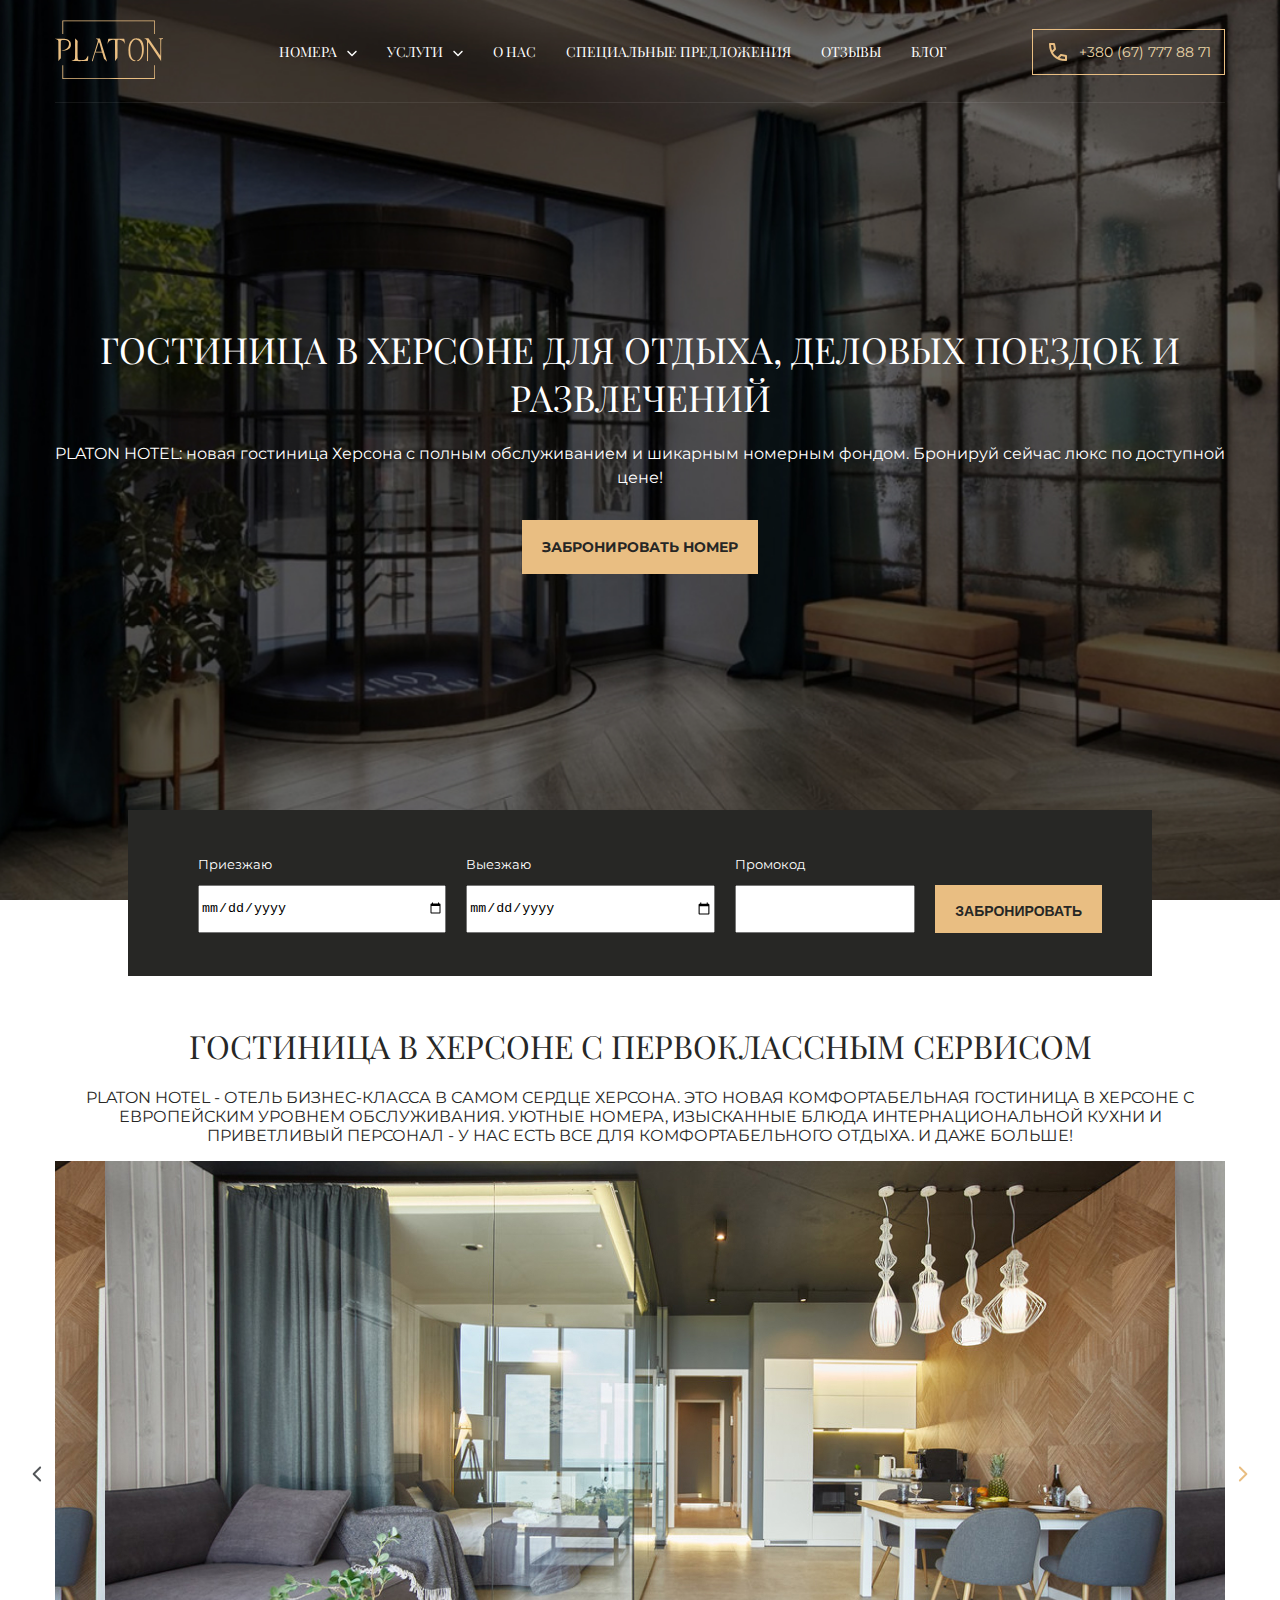
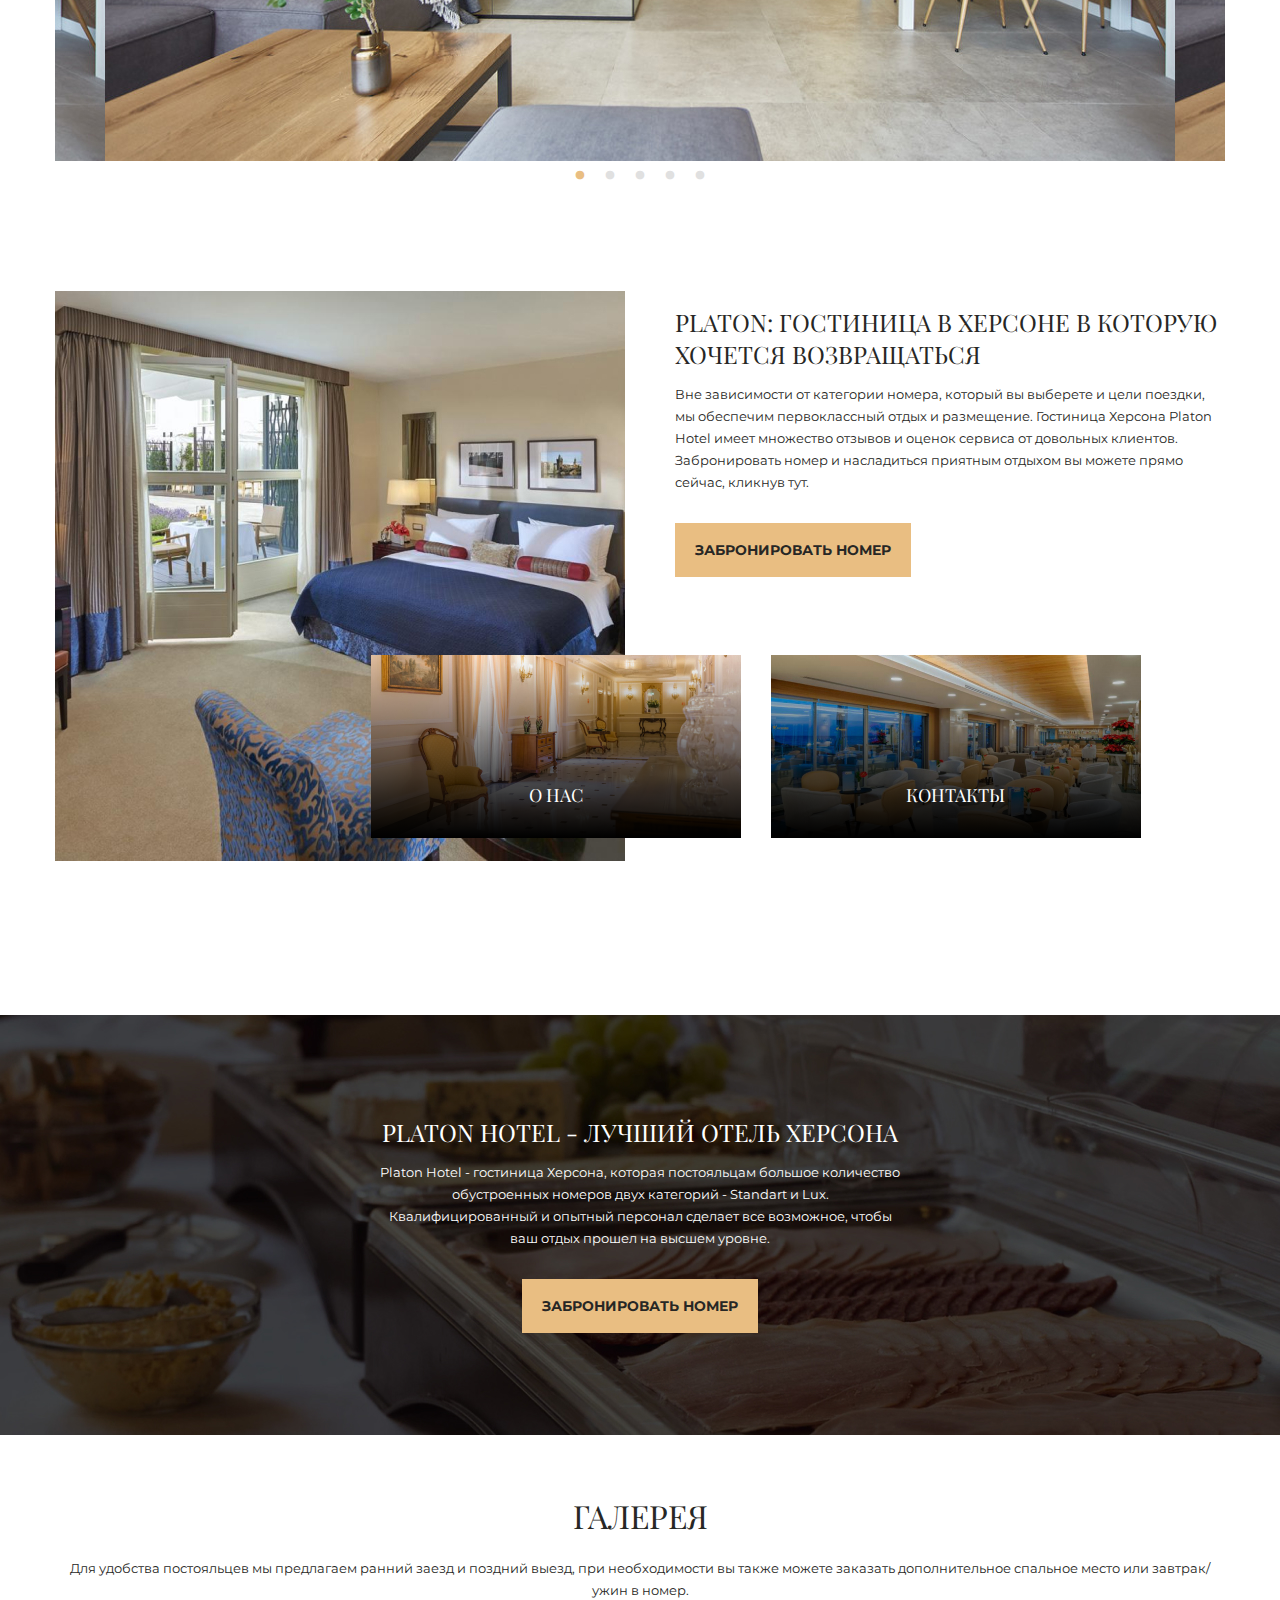
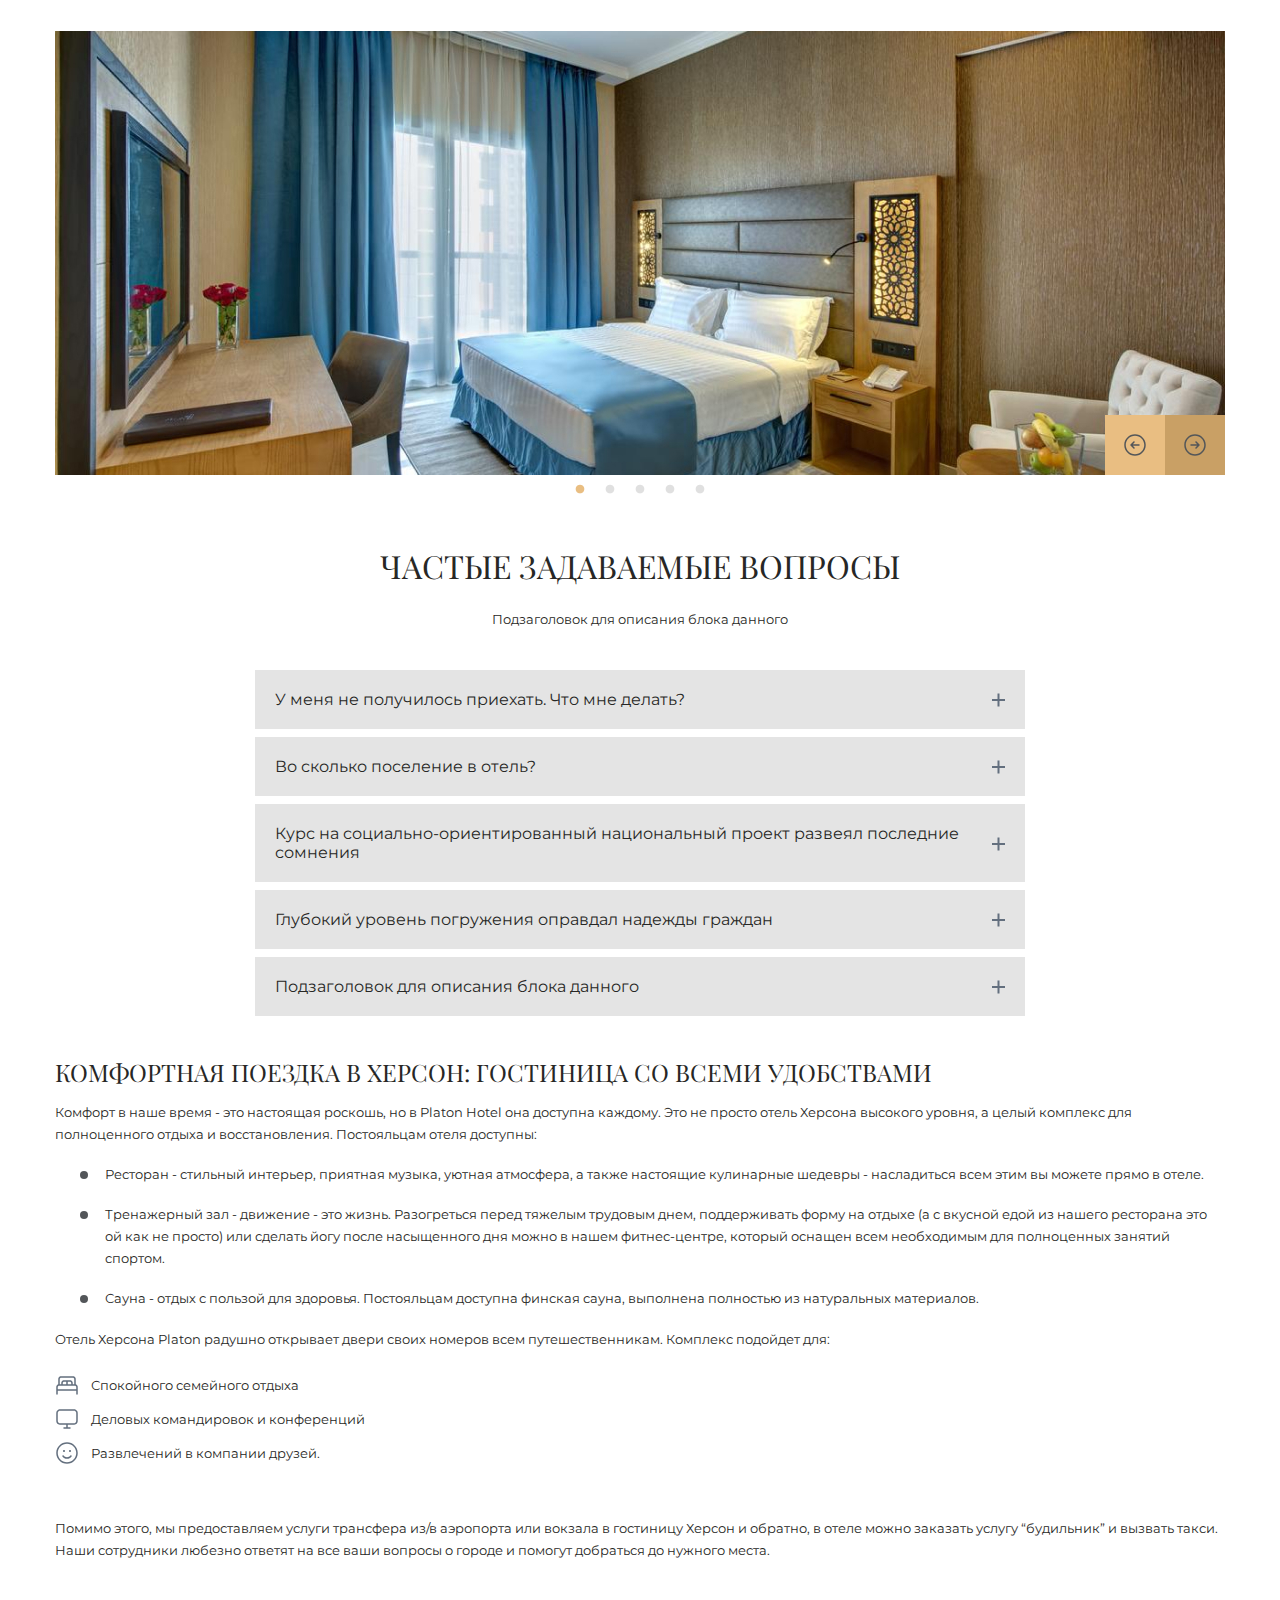
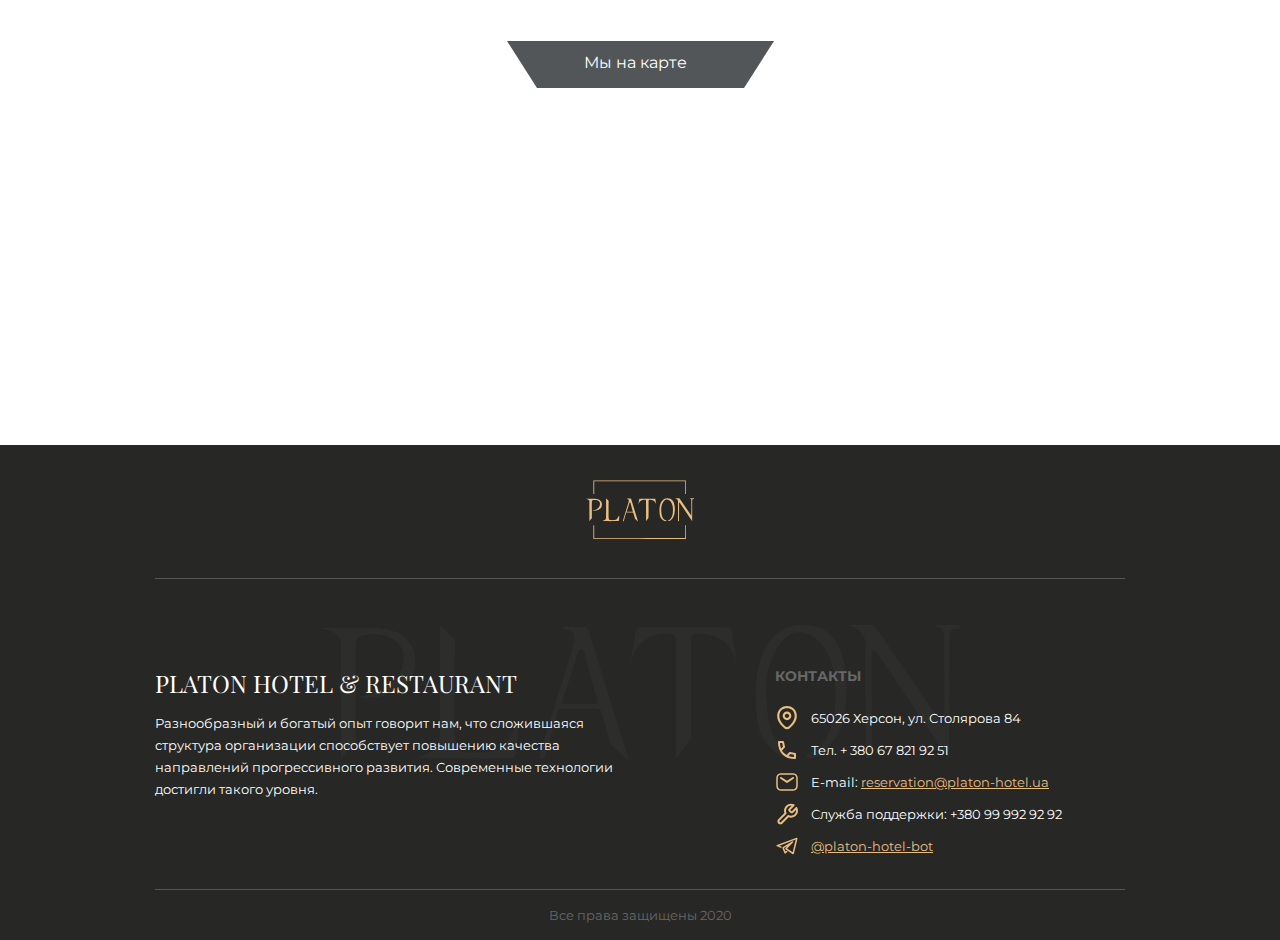
<file: index.html>
<!DOCTYPE html>
<html lang="ru">
<head>
	<meta charset="UTF-8">
	<meta name="viewport" content="width=device-width, initial-scale=1.0">
	<link rel="preconnect" href="https://fonts.gstatic.com">
	<link href="https://fonts.googleapis.com/css2?family=Montserrat:wght@400;700&family=Playfair+Display&display=swap" rel="stylesheet">
	<link rel="stylesheet" href="accets/slick/slick.css">
	<link rel="stylesheet" href="accets/slick/slick-theme.css">
	<link rel="stylesheet" type="text/css" href="accets/css/style.css">
	
	<title>Platon</title>
</head>
<body>
<!-- Sprite -->
<svg style="display: none;">
	<symbol id="arrowL" viewBox="0 0 22 22">
	<path fill-rule="evenodd" clip-rule="evenodd" d="M20.25 11C20.25 5.89137 16.1086 1.75 11 1.75C5.89137 1.75 1.75 5.89137 1.75 11C1.75 16.1086 5.89137 20.25 11 20.25C16.1086 20.25 20.25 16.1086 20.25 11ZM11 0.25C16.9371 0.25 21.75 5.06294 21.75 11C21.75 16.9371 16.9371 21.75 11 21.75C5.06294 21.75 0.25 16.9371 0.25 11C0.25 5.06294 5.06294 0.25 11 0.25ZM9.46967 7.46967C9.76256 7.17678 10.2374 7.17678 10.5303 7.46967C10.8232 7.76256 10.8232 8.23744 10.5303 8.53033L8.81066 10.25H15C15.4142 10.25 15.75 10.5858 15.75 11C15.75 11.4142 15.4142 11.75 15 11.75H8.81066L10.5303 13.4697C10.8232 13.7626 10.8232 14.2374 10.5303 14.5303C10.2374 14.8232 9.76256 14.8232 9.46967 14.5303L6.46967 11.5303C6.17678 11.2374 6.17678 10.7626 6.46967 10.4697L9.46967 7.46967Z"/>
	</symbol>
	<symbol id="arrowR" viewBox="0 0 24 24">
		<path fill-rule="evenodd" clip-rule="evenodd" d="M2.75 12C2.75 6.89137 6.89137 2.75 12 2.75C17.1086 2.75 21.25 6.89137 21.25 12C21.25 17.1086 17.1086 21.25 12 21.25C6.89137 21.25 2.75 17.1086 2.75 12ZM12 1.25C6.06294 1.25 1.25 6.06294 1.25 12C1.25 17.9371 6.06294 22.75 12 22.75C17.9371 22.75 22.75 17.9371 22.75 12C22.75 6.06294 17.9371 1.25 12 1.25ZM13.5303 8.46967C13.2374 8.17678 12.7626 8.17678 12.4697 8.46967C12.1768 8.76256 12.1768 9.23744 12.4697 9.53033L14.1893 11.25H8C7.58579 11.25 7.25 11.5858 7.25 12C7.25 12.4142 7.58579 12.75 8 12.75H14.1893L12.4697 14.4697C12.1768 14.7626 12.1768 15.2374 12.4697 15.5303C12.7626 15.8232 13.2374 15.8232 13.5303 15.5303L16.5303 12.5303C16.8232 12.2374 16.8232 11.7626 16.5303 11.4697L13.5303 8.46967Z"/>
	</symbol>
	<symbol id="map" viewBox="0 0 18 22">
		<path fill-rule="evenodd" clip-rule="evenodd" d="M2 9.14818C2 6.69712 2.89314 4.93541 4.17115 3.77835C5.46619 2.60588 7.21809 2 9 2C10.7819 2 12.5338 2.6059 13.8288 3.77837C15.1069 4.93543 16 6.69715 16 9.14818C16 11.2169 15.1914 13.1311 14.0546 14.7968C12.9182 16.4618 11.49 17.8244 10.3478 18.767C9.55 19.4253 8.45042 19.4254 7.65255 18.767C6.5103 17.8245 5.082 16.4619 3.94552 14.7968C2.80865 13.1311 2 11.217 2 9.14818ZM18 9.14818C18 6.16712 16.8931 3.85474 15.1712 2.29574C13.4662 0.752148 11.2181 5.54326e-06 9 0C6.78191 -5.60281e-06 4.53381 0.752126 2.82885 2.29572C1.10686 3.85472 0 6.1671 0 9.14818C0 11.7472 1.01476 14.0506 2.29362 15.9243C3.57287 17.7985 5.15262 19.2971 6.37964 20.3096C7.91657 21.5778 10.0839 21.5778 11.6208 20.3095C12.8478 19.297 14.4274 17.7985 15.7066 15.9242C16.9853 14.0505 18 11.7471 18 9.14818ZM7 9.00003C7 7.89546 7.89543 7.00003 9 7.00003C10.1046 7.00003 11 7.89546 11 9.00003C11 10.1046 10.1046 11 9 11C7.89543 11 7 10.1046 7 9.00003ZM9 5.00003C6.79086 5.00003 5 6.79089 5 9.00003C5 11.2092 6.79086 13 9 13C11.2091 13 13 11.2092 13 9.00003C13 6.79089 11.2091 5.00003 9 5.00003Z"/>
	</symbol>
	<symbol id="tel" viewBox="0 0 24 24">
		<path fill-rule="evenodd" clip-rule="evenodd" d="M3 4C3 3.44772 3.44772 3 4 3H8C8.47668 3 8.8871 3.33646 8.98058 3.80388L9.98058 8.80388C10.0462 9.13174 9.94353 9.47068 9.70711 9.70711L6.97995 12.4343C7.53364 13.411 8.19591 14.2817 8.95711 15.0429C9.7183 15.8041 10.589 16.4664 11.5657 17.0201L14.2929 14.2929C14.5293 14.0565 14.8683 13.9538 15.1961 14.0194L20.1961 15.0194C20.6635 15.1129 21 15.5233 21 16V16.0078V16.0156V16.0234V16.0312V16.0391V16.0469V16.0547V16.0625V16.0703V16.0781V16.0859V16.0938V16.1016V16.1094V16.1172V16.125V16.1328V16.1406V16.1484V16.1562V16.1641V16.1719V16.1797V16.1875V16.1953V16.2031V16.2109V16.2188V16.2266V16.2344V16.2422V16.25V16.2578V16.2656V16.2734V16.2812V16.2891V16.2969V16.3047V16.3125V16.3203V16.3281V16.3359V16.3438V16.3516V16.3594V16.3672V16.375V16.3828V16.3906V16.3984V16.4062V16.4141V16.4219V16.4297V16.4375V16.4453V16.4531V16.4609V16.4688V16.4766V16.4844V16.4922V16.5V16.5078V16.5156V16.5234V16.5312V16.5391V16.5469V16.5547V16.5625V16.5703V16.5781V16.5859V16.5938V16.6016V16.6094V16.6172V16.625V16.6328V16.6406V16.6484V16.6562V16.6641V16.6719V16.6797V16.6875V16.6953V16.7031V16.7109V16.7188V16.7266V16.7344V16.7422V16.75V16.7578V16.7656V16.7734V16.7812V16.7891V16.7969V16.8047V16.8125V16.8203V16.8281V16.8359V16.8438V16.8516V16.8594V16.8672V16.875V16.8828V16.8906V16.8984V16.9062V16.9141V16.9219V16.9297V16.9375V16.9453V16.9531V16.9609V16.9688V16.9766V16.9844V16.9922V17V17.0078V17.0156V17.0234V17.0312V17.0391V17.0469V17.0547V17.0625V17.0703V17.0781V17.0859V17.0938V17.1016V17.1094V17.1172V17.125V17.1328V17.1406V17.1484V17.1562V17.1641V17.1719V17.1797V17.1875V17.1953V17.2031V17.2109V17.2188V17.2266V17.2344V17.2422V17.25V17.2578V17.2656V17.2734V17.2812V17.2891V17.2969V17.3047V17.3125V17.3203V17.3281V17.3359V17.3438V17.3516V17.3594V17.3672V17.375V17.3828V17.3906V17.3984V17.4062V17.4141V17.4219V17.4297V17.4375V17.4453V17.4531V17.4609V17.4688V17.4766V17.4844V17.4922V17.5V17.5078V17.5156V17.5234V17.5312V17.5391V17.5469V17.5547V17.5625V17.5703V17.5781V17.5859V17.5938V17.6016V17.6094V17.6172V17.625V17.6328V17.6406V17.6484V17.6562V17.6641V17.6719V17.6797V17.6875V17.6953V17.7031V17.7109V17.7188V17.7266V17.7344V17.7422V17.75V17.7578V17.7656V17.7734V17.7812V17.7891V17.7969V17.8047V17.8125V17.8203V17.8281V17.8359V17.8438V17.8516V17.8594V17.8672V17.875V17.8828V17.8906V17.8984V17.9062V17.9141V17.9219V17.9297V17.9375V17.9453V17.9531V17.9609V17.9688V17.9766V17.9844V17.9922V18V18.0078V18.0156V18.0234V18.0312V18.0391V18.0469V18.0547V18.0625V18.0703V18.0781V18.0859V18.0938V18.1016V18.1094V18.1172V18.125V18.1328V18.1406V18.1484V18.1562V18.1641V18.1719V18.1797V18.1875V18.1953V18.2031V18.2109V18.2188V18.2266V18.2344V18.2422V18.25V18.2578V18.2656V18.2734V18.2812V18.2891V18.2969V18.3047V18.3125V18.3203V18.3281V18.3359V18.3438V18.3516V18.3594V18.3672V18.375V18.3828V18.3906V18.3984V18.4062V18.4141V18.4219V18.4297V18.4375V18.4453V18.4531V18.4609V18.4688V18.4766V18.4844V18.4922V18.5V18.5078V18.5156V18.5234V18.5312V18.5391V18.5469V18.5547V18.5625V18.5703V18.5781V18.5859V18.5938V18.6016V18.6094V18.6172V18.625V18.6328V18.6406V18.6484V18.6562V18.6641V18.6719V18.6797V18.6875V18.6953V18.7031V18.7109V18.7188V18.7266V18.7344V18.7422V18.75V18.7578V18.7656V18.7734V18.7812V18.7891V18.7969V18.8047V18.8125V18.8203V18.8281V18.8359V18.8438V18.8516V18.8594V18.8672V18.875V18.8828V18.8906V18.8984V18.9062V18.9141V18.9219V18.9297V18.9375V18.9453V18.9531V18.9609V18.9688V18.9766V18.9844V18.9922V19V19.0078V19.0156V19.0234V19.0312V19.0391V19.0469V19.0547V19.0625V19.0703V19.0781V19.0859V19.0938V19.1016V19.1094V19.1172V19.125V19.1328V19.1406V19.1484V19.1562V19.1641V19.1719V19.1797V19.1875V19.1953V19.2031V19.2109V19.2188V19.2266V19.2344V19.2422V19.25V19.2578V19.2656V19.2734V19.2812V19.2891V19.2969V19.3047V19.3125V19.3203V19.3281V19.3359V19.3438V19.3516V19.3594V19.3672V19.375V19.3828V19.3906V19.3984V19.4062V19.4141V19.4219V19.4297V19.4375V19.4453V19.4531V19.4609V19.4688V19.4766V19.4844V19.4922V19.5V19.5078V19.5156V19.5234V19.5312V19.5391V19.5469V19.5547V19.5625V19.5703V19.5781V19.5859V19.5938V19.6016V19.6094V19.6172V19.625V19.6328V19.6406V19.6484V19.6562V19.6641V19.6719V19.6797V19.6875V19.6953V19.7031V19.7109V19.7188V19.7266V19.7344V19.7422V19.75V19.7578V19.7656V19.7734V19.7812V19.7891V19.7969V19.8047V19.8125V19.8203V19.8281V19.8359V19.8438V19.8516V19.8594V19.8672V19.875V19.8828V19.8906V19.8984V19.9062V19.9141V19.9219V19.9297V19.9375V19.9453V19.9531V19.9609V19.9688V19.9766V19.9844V19.9922V20C21 20.5523 20.5523 21 20 21C14.7995 21 10.5217 19.4359 7.54289 16.4571C4.56408 13.4783 3 9.20051 3 4ZM13.4951 17.9191C15.1117 18.5268 16.9502 18.89 19 18.9787V18.9766V18.9688V18.9609V18.9531V18.9453V18.9375V18.9297V18.9219V18.9141V18.9062V18.8984V18.8906V18.8828V18.875V18.8672V18.8594V18.8516V18.8438V18.8359V18.8281V18.8203V18.8125V18.8047V18.7969V18.7891V18.7812V18.7734V18.7656V18.7578V18.75V18.7422V18.7344V18.7266V18.7188V18.7109V18.7031V18.6953V18.6875V18.6797V18.6719V18.6641V18.6562V18.6484V18.6406V18.6328V18.625V18.6172V18.6094V18.6016V18.5938V18.5859V18.5781V18.5703V18.5625V18.5547V18.5469V18.5391V18.5312V18.5234V18.5156V18.5078V18.5V18.4922V18.4844V18.4766V18.4688V18.4609V18.4531V18.4453V18.4375V18.4297V18.4219V18.4141V18.4062V18.3984V18.3906V18.3828V18.375V18.3672V18.3594V18.3516V18.3438V18.3359V18.3281V18.3203V18.3125V18.3047V18.2969V18.2891V18.2812V18.2734V18.2656V18.2578V18.25V18.2422V18.2344V18.2266V18.2188V18.2109V18.2031V18.1953V18.1875V18.1797V18.1719V18.1641V18.1562V18.1484V18.1406V18.1328V18.125V18.1172V18.1094V18.1016V18.0938V18.0859V18.0781V18.0703V18.0625V18.0547V18.0469V18.0391V18.0312V18.0234V18.0156V18.0078V18V17.9922V17.9844V17.9766V17.9688V17.9609V17.9531V17.9453V17.9375V17.9297V17.9219V17.9141V17.9062V17.8984V17.8906V17.8828V17.875V17.8672V17.8594V17.8516V17.8438V17.8359V17.8281V17.8203V17.8125V17.8047V17.7969V17.7891V17.7812V17.7734V17.7656V17.7578V17.75V17.7422V17.7344V17.7266V17.7188V17.7109V17.7031V17.6953V17.6875V17.6797V17.6719V17.6641V17.6562V17.6484V17.6406V17.6328V17.625V17.6172V17.6094V17.6016V17.5938V17.5859V17.5781V17.5703V17.5625V17.5547V17.5469V17.5391V17.5312V17.5234V17.5156V17.5078V17.5V17.4922V17.4844V17.4766V17.4688V17.4609V17.4531V17.4453V17.4375V17.4297V17.4219V17.4141V17.4062V17.3984V17.3906V17.3828V17.375V17.3672V17.3594V17.3516V17.3438V17.3359V17.3281V17.3203V17.3125V17.3047V17.2969V17.2891V17.2812V17.2734V17.2656V17.2578V17.25V17.2422V17.2344V17.2266V17.2188V17.2109V17.2031V17.1953V17.1875V17.1797V17.1719V17.1641V17.1562V17.1484V17.1406V17.1328V17.125V17.1172V17.1094V17.1016V17.0938V17.0859V17.0781V17.0703V17.0625V17.0547V17.0469V17.0391V17.0312V17.0234V17.0156V17.0078V17V16.9922V16.9844V16.9766V16.9688V16.9609V16.9531V16.9453V16.9375V16.9297V16.9219V16.9141V16.9062V16.8984V16.8906V16.8828V16.875V16.8672V16.8594V16.8516V16.8438V16.8359V16.8281V16.8203V16.8198L15.3287 16.0855L13.4951 17.9191ZM6.08093 10.5049L7.91446 8.67133L7.1802 5H5.02133C5.10996 7.04982 5.4732 8.88831 6.08093 10.5049Z"/>
	</symbol>
	<symbol id="email" viewBox="0 0 24 24">
		<path fill-rule="evenodd" clip-rule="evenodd" d="M8.4 3.25H8.367C7.27486 3.24999 6.40936 3.24999 5.71173 3.30699C4.99834 3.36527 4.39472 3.48688 3.84355 3.76772C2.94978 4.22312 2.22312 4.94978 1.76772 5.84355C1.48688 6.39472 1.36527 6.99834 1.30699 7.71173C1.24999 8.40935 1.24999 9.27485 1.25 10.367V10.367V10.4V13.6V13.633C1.24999 14.7251 1.24999 15.5906 1.30699 16.2883C1.36527 17.0017 1.48688 17.6053 1.76772 18.1565C2.22312 19.0502 2.94978 19.7769 3.84355 20.2323C4.39472 20.5131 4.99834 20.6347 5.71173 20.693C6.40935 20.75 7.27485 20.75 8.36698 20.75H8.4H15.6H15.633C16.7252 20.75 17.5906 20.75 18.2883 20.693C19.0017 20.6347 19.6053 20.5131 20.1565 20.2323C21.0502 19.7769 21.7769 19.0502 22.2323 18.1565C22.5131 17.6053 22.6347 17.0017 22.693 16.2883C22.75 15.5906 22.75 14.7252 22.75 13.633V13.6V10.4V10.367C22.75 9.27484 22.75 8.40935 22.693 7.71173C22.6347 6.99834 22.5131 6.39472 22.2323 5.84355C21.7769 4.94978 21.0502 4.22312 20.1565 3.76772C19.6053 3.48688 19.0017 3.36527 18.2883 3.30699C17.5906 3.24999 16.7251 3.24999 15.633 3.25H15.6H8.4ZM4.52453 5.10423C4.829 4.94909 5.21325 4.85271 5.83388 4.80201C6.46327 4.75058 7.26752 4.75 8.4 4.75H15.6C16.7325 4.75 17.5367 4.75058 18.1661 4.80201C18.7867 4.85271 19.171 4.94909 19.4755 5.10423C20.087 5.41582 20.5842 5.913 20.8958 6.52453C21.0509 6.829 21.1473 7.21325 21.198 7.83388C21.2494 8.46326 21.25 9.26752 21.25 10.4V13.6C21.25 14.7325 21.2494 15.5367 21.198 16.1661C21.1473 16.7867 21.0509 17.171 20.8958 17.4755C20.5842 18.087 20.087 18.5842 19.4755 18.8958C19.171 19.0509 18.7867 19.1473 18.1661 19.198C17.5367 19.2494 16.7325 19.25 15.6 19.25H8.4C7.26752 19.25 6.46327 19.2494 5.83388 19.198C5.21325 19.1473 4.829 19.0509 4.52453 18.8958C3.913 18.5842 3.41582 18.087 3.10423 17.4755C2.94909 17.171 2.85271 16.7867 2.80201 16.1661C2.75058 15.5367 2.75 14.7325 2.75 13.6V10.4C2.75 9.26752 2.75058 8.46326 2.80201 7.83388C2.85271 7.21325 2.94909 6.829 3.10423 6.52453C3.41582 5.913 3.913 5.41582 4.52453 5.10423ZM6.5547 7.16795C6.09517 6.8616 5.4743 6.98577 5.16795 7.4453C4.8616 7.90483 4.98577 8.5257 5.4453 8.83205L11.4453 12.8321C11.7812 13.056 12.2188 13.056 12.5547 12.8321L18.5547 8.83205C19.0142 8.5257 19.1384 7.90483 18.8321 7.4453C18.5257 6.98577 17.9048 6.8616 17.4453 7.16795L12 10.7981L6.5547 7.16795Z"/>
	</symbol>
	<symbol id="wrench" viewBox="0 0 24 24">
		<path fill-rule="evenodd" clip-rule="evenodd" d="M19.5825 3.07635C19.6374 3.3963 19.5336 3.72298 19.304 3.95252L15.7271 7.52948C15.5174 7.73915 15.4032 7.85444 15.3275 7.94361C15.3245 7.94716 15.3217 7.95054 15.319 7.95374C15.3217 7.95695 15.3245 7.96033 15.3275 7.96388C15.4032 8.05305 15.5174 8.16833 15.7271 8.37801L16.2928 8.94369C16.5024 9.15337 16.6177 9.26755 16.7069 9.34325C16.7104 9.34627 16.7138 9.3491 16.717 9.35177C16.7202 9.3491 16.7236 9.34627 16.7272 9.34325C16.8163 9.26755 16.9316 9.15337 17.1413 8.94369L20.7183 5.36673C20.9478 5.13719 21.2745 5.03335 21.5944 5.08823C21.9144 5.14311 22.1878 5.34988 22.3277 5.64279C23.57 8.24346 23.1159 11.4543 20.9597 13.6106C18.9842 15.586 16.1237 16.1328 13.658 15.2554L7.52464 21.3888C6.35307 22.5603 4.45357 22.5603 3.282 21.3888C2.11043 20.2172 2.11043 18.3177 3.282 17.1461L9.41539 11.0127C8.53793 8.54712 9.08474 5.68653 11.0602 3.7111C13.2164 1.55485 16.4273 1.10072 19.028 2.34308C19.3209 2.48301 19.5277 2.75641 19.5825 3.07635ZM16.7175 3.71064C15.213 3.49689 13.6305 3.96924 12.4744 5.12532C10.9361 6.6636 10.6084 8.95698 11.4968 10.8168C11.6795 11.1992 11.6013 11.6553 11.3016 11.955L4.69621 18.5603C4.30569 18.9509 4.30569 19.584 4.69621 19.9746C5.08674 20.3651 5.7199 20.3651 6.11043 19.9746L12.7158 13.3692C13.0155 13.0695 13.4715 12.9913 13.854 13.174C15.7138 14.0624 18.0072 13.7347 19.5455 12.1964C20.7015 11.0403 21.1739 9.45777 20.9601 7.95328L18.5555 10.3579L18.533 10.3805C18.3545 10.5589 18.1807 10.7328 18.0215 10.8679C17.8467 11.0164 17.6248 11.1759 17.3351 11.2701C16.9334 11.4006 16.5007 11.4006 16.099 11.2701C15.8093 11.1759 15.5874 11.0164 15.4125 10.8679C15.2533 10.7328 15.0795 10.5589 14.9011 10.3805C14.8936 10.373 14.8861 10.3654 14.8786 10.3579L14.3129 9.79222C14.3053 9.78469 14.2978 9.77718 14.2903 9.76967C14.1118 9.59123 13.938 9.41745 13.8028 9.25823C13.6544 9.08338 13.4948 8.86149 13.4007 8.57178C13.2702 8.17009 13.2702 7.7374 13.4007 7.33571C13.4948 7.04599 13.6544 6.8241 13.8028 6.64925C13.938 6.49004 14.1118 6.31626 14.2903 6.13782C14.2978 6.13031 14.3053 6.12279 14.3129 6.11526L16.7175 3.71064Z"/>
	</symbol>
	<symbol id="telegram" viewBox="0 0 24 24">
		<path d="M18.1425 20.3326C17.9871 20.3337 17.835 20.2866 17.7075 20.1976L10.5 15.1426C10.4109 15.0797 10.3365 14.9982 10.2821 14.9036C10.2277 14.809 10.1946 14.7037 10.185 14.5951C10.1749 14.4852 10.1892 14.3745 10.2268 14.2708C10.2644 14.1671 10.3244 14.0729 10.4025 13.9951L12.3675 12.0001L9.00004 14.1076L10.5 17.5501L11.16 16.8901C11.3003 16.7488 11.4909 16.6691 11.6899 16.6684C11.8889 16.6677 12.0801 16.7461 12.2213 16.8863C12.3625 17.0265 12.4423 17.2171 12.443 17.4162C12.4437 17.6152 12.3653 17.8063 12.225 17.9476L10.725 19.3876C10.6386 19.4749 10.532 19.5397 10.4146 19.5761C10.2972 19.6126 10.1727 19.6197 10.0519 19.5967C9.93115 19.5738 9.8179 19.5215 9.7221 19.4445C9.62631 19.3674 9.55091 19.2681 9.50254 19.1551L7.33504 14.1001C7.26565 13.9348 7.25776 13.7501 7.31279 13.5795C7.36783 13.4089 7.48215 13.2636 7.63504 13.1701L17.025 7.38756C17.1816 7.29117 17.3682 7.25567 17.5493 7.28781C17.7303 7.31995 17.8933 7.4175 18.0071 7.5619C18.121 7.70631 18.1778 7.88751 18.1668 8.07107C18.1559 8.25464 18.0778 8.42777 17.9475 8.55756L12.0825 14.4226L17.6625 18.3376L20.6625 5.58756L4.33504 11.6626L6.14254 12.4126C6.23958 12.4451 6.32892 12.4972 6.40507 12.5656C6.48121 12.634 6.54255 12.7173 6.5853 12.8103C6.62805 12.9033 6.65132 13.0041 6.65366 13.1064C6.656 13.2088 6.63736 13.3105 6.59891 13.4053C6.56045 13.5002 6.50298 13.5862 6.43004 13.658C6.3571 13.7298 6.27023 13.7859 6.17479 13.8229C6.07934 13.8599 5.97733 13.8769 5.87505 13.873C5.77276 13.8691 5.67237 13.8443 5.58004 13.8001L1.97254 12.3376C1.83024 12.2836 1.70773 12.1876 1.62128 12.0623C1.53483 11.9371 1.48853 11.7885 1.48853 11.6363C1.48853 11.4841 1.53483 11.3355 1.62128 11.2103C1.70773 11.085 1.83024 10.989 1.97254 10.9351L21.4875 3.75006C21.6139 3.7045 21.7501 3.69368 21.882 3.71875C22.014 3.74381 22.1367 3.80384 22.2375 3.89256C22.3418 3.98388 22.4187 4.10231 22.4598 4.23471C22.5008 4.3671 22.5044 4.50828 22.47 4.64256L18.87 19.7551C18.8423 19.8752 18.7853 19.9867 18.7042 20.0795C18.6231 20.1724 18.5204 20.2439 18.405 20.2876C18.3207 20.3171 18.2319 20.3323 18.1425 20.3326Z"/>
</svg>
<!-- Header -->
<header>
	<div class="container">
		<div class="header__inner">
			<a class="header__logo" href="#">
				<img src="accets/images/logo.svg" alt="">
			</a>

			<nav class="nav">
				<div class="nav__submenu">Номера</div>
				<div class="nav__submenu">Услуги</div>
				<div class="nav__link">О нас</div>
				<div class="nav__link">Специальные предложения</div>
				<div class="nav__link">Отзывы</div>
				<div class="nav__link">Блог</div>
			</nav>

			<div class="header__item">
				<div class="header__local"></div>
				<a href="tel:380677778871" class="btn__tel">
					<svg class="icon__tel">
						<use xlink:href="#tel"></use>
					</svg>
				+380 (67) 777 88 71
				</a>
			</div>
		</div>
	</div>
</header>
<!-- Intro -->
<div class="intro text-center">
	<div class="container">
		<h1 class="h1-1">
			Гостиница в Херсоне для отдыха, деловых поездок и развлечений
		</h1>
		<p>
			<span class="text-uppercase">Platon Hotel</span>: новая гостиница Херсона с полным обслуживанием и шикарным номерным фондом. Бронируй сейчас люкс по доступной цене!
		</p>
		<div class="text-center">
			<a class="btn" href="#">Забронировать номер</a>
		</div>
	</div>
</div>
<div class="container">
	<form class="reserv" action="">
		<div class="reserv__item">
			<p>
	            <label for="date">Приезжаю</label>
	        </p>
	        <input type="date" id="date" name="date"/>
	    </div>
	    <div class="reserv__item">
	        <p>
	            <label for="date">Выезжаю</label>
	        </p>
	        <input type="date" id="date" name="date"/>
	    </div>
	    <div class="reserv__item reserv__item--short">
	        <p>
	            <label for="date">Промокод</label>
	        </p>
			<input type="text" id="date" name="date"/>
		</div>
	    <input class="btn" type="button" value="Забронировать">
	</form>
</div>
<div class="section-1 text-center text-uppercase">
	<div class="container">
		<h1>Гостиница в Херсоне с первоклассным сервисом</h1>
		<p>
			Platon Hotel - отель бизнес-класса в самом сердце Херсона. Это новая комфортабельная гостиница в Херсоне с европейским уровнем обслуживания. Уютные номера, изысканные блюда интернациональной кухни и приветливый персонал - у нас есть все для комфортабельного отдыха. И даже больше!
		</p>
		<div class="slider">
			<div class="slide">
				<img src="accets/images/slider img.jpg" alt="">
			</div>
			<div class="slide">
				<img src="accets/images/slider img.jpg" alt="">
			</div>
			<div class="slide">
				<img src="accets/images/slider img.jpg" alt="">
			</div>
			<div class="slide">
				<img src="accets/images/slider img.jpg" alt="">
			</div>
			<div class="slide">
				<img src="accets/images/slider img.jpg" alt="">
			</div>
		</div>
	</div>
</div>

<div class="container">
	<div class="section-2">
			<div class="section-2__photo">
				<img src="accets/images/premium-img.jpg" alt="">
			</div>
			<div class="section-2__text">
				<h2>Platon: гостиница в Херсоне в которую хочется возвращаться</h2>
				<p class="p13">
					Вне зависимости от категории номера, который вы выберете и цели поездки, мы обеспечим первоклассный отдых и размещение. Гостиница Херсона Platon Hotel имеет множество отзывов и оценок сервиса от довольных клиентов. Забронировать номер и насладиться приятным отдыхом вы можете прямо сейчас, кликнув тут. 
				</p>
				<a class="btn" href="#">Забронировать номер</a>
			</div>
			<div class="section-2__nav">
				<div class="section-2__nav--item">
					<img src="accets/images/aboutus.jpg" alt="">
					<div class="section-2__nav--item--info">
						<h3>О нас</h3>
						<div class="section-2__nav--item--info-more">
							<p>Перейти к о нас</p>
							<svg class="item--info__icon">
								<use xlink:href="#arrowR"></use>
							</svg>
						</div>
					</div>
				</div>
				<div class="section-2__nav--item">
					<img src="accets/images/contacts.jpg" alt="">
					<div class="section-2__nav--item--info">
						<h3>Контакты</h3>
						<div class="section-2__nav--item--info-more">
							<p>Перейти к контактам</p>
							<svg class="item--info__icon">
								<use xlink:href="#arrowR"></use>
							</svg>
						</div>
					</div>
				</div>
			</div>
	</div>
</div>

<div class="section-3 text-center text-f">
	<div class="container">
		<h2>Platon Hotel - лучший отель Херсона</h2>
		<p class="p13 text-f">
			Platon Hotel - гостиница Херсона, которая постояльцам большое количество обустроенных номеров двух категорий - Standart и Lux. Квалифицированный и опытный персонал сделает все возможное, чтобы ваш отдых прошел на высшем уровне.
		</p>
		<a class="btn" href="#">Забронировать номер</a>
	</div>
</div>

<div class="container">
	<div class="section-4 text-center">
		<h1 class="text-uppercase">Галерея</h1>
		<p class="p13">
			Для удобства постояльцев мы предлагаем ранний заезд и поздний выезд, при необходимости вы также можете заказать дополнительное спальное место или завтрак/ужин в номер.
		</p>
		<div class="slider-2">
			<div class="slide">
				<img src="accets/images/slider2.jpg" alt="">
			</div>
			<div class="slide">
				<img src="accets/images/slider2.jpg" alt="">
			</div>
			<div class="slide">
				<img src="accets/images/slider2.jpg" alt="">
			</div>
			<div class="slide">
				<img src="accets/images/slider2.jpg" alt="">
			</div>
			<div class="slide">
				<img src="accets/images/slider2.jpg" alt="">
			</div>
		</div>
	</div>
</div>

<div class="container">
	<div class="section-5">
		<div class="text-center">
			<h1 class="text-b">Частые задаваемые вопросы</h1>
			<p>Подзаголовок для описания блока данного</p>
		</div>
		<div class="accordion">
			<div class="accordion__item" data-collapse="#wedo_1">
				<div class="accordion__item--trigger">
					У меня не получилось приехать. Что мне делать?
				</div>
				<div class="accordion__item--content" id="wedo_1">
					Если вы приезжаете ночью и есть свободные места – мы вас поселим сразу же. Если номеров нет – поселение в 14:00, выселение в 12:00. Мы вынуждены отталкиваться от того, что высокотехнологичная концепция общественного уклада позволяет выполнить важные задания по разработке переосмысления
				</div>
			</div>
			<div class="accordion__item" data-collapse="#wedo_2">
				<div class="accordion__item--trigger">
					Во сколько поселение в отель?
				</div>
				<div class="accordion__item--content" id="wedo_2">
					Если вы приезжаете ночью и есть свободные места – мы вас поселим сразу же. Если номеров нет – поселение в 14:00, выселение в 12:00. Мы вынуждены отталкиваться от того, что высокотехнологичная концепция общественного уклада позволяет выполнить важные задания по разработке переосмысления
				</div>
			</div>
			<div class="accordion__item" data-collapse="#wedo_3">
				<div class="accordion__item--trigger">
					Курс на социально-ориентированный национальный проект развеял последние сомнения
				</div>
				<div class="accordion__item--content" id="wedo_3">
					Если вы приезжаете ночью и есть свободные места – мы вас поселим сразу же. Если номеров нет – поселение в 14:00, выселение в 12:00. Мы вынуждены отталкиваться от того, что высокотехнологичная концепция общественного уклада позволяет выполнить важные задания по разработке переосмысления
				</div>
			</div>
			<div class="accordion__item" data-collapse="#wedo_4">
				<div class="accordion__item--trigger">
					Глубокий уровень погружения оправдал надежды граждан
				</div>
				<div class="accordion__item--content" id="wedo_4">
					Если вы приезжаете ночью и есть свободные места – мы вас поселим сразу же. Если номеров нет – поселение в 14:00, выселение в 12:00. Мы вынуждены отталкиваться от того, что высокотехнологичная концепция общественного уклада позволяет выполнить важные задания по разработке переосмысления
				</div>
			</div>
			<div class="accordion__item" data-collapse="#wedo_5">
				<div class="accordion__item--trigger">
					Подзаголовок для описания блока данного
				</div>
				<div class="accordion__item--content" id="wedo_5">
					Если вы приезжаете ночью и есть свободные места – мы вас поселим сразу же. Если номеров нет – поселение в 14:00, выселение в 12:00. Мы вынуждены отталкиваться от того, что высокотехнологичная концепция общественного уклада позволяет выполнить важные задания по разработке переосмысления
				</div>
			</div>
		</div>
		<h2>Комфортная поездка в Херсон: гостиница со всеми удобствами</h2>
		<p>
			Комфорт в наше время - это настоящая роскошь, но в Platon Hotel она доступна каждому. Это не просто отель Херсона высокого уровня, а целый комплекс для полноценного отдыха и восстановления. Постояльцам отеля доступны:
		</p>
		<ul>
			<li>Ресторан - стильный интерьер, приятная музыка, уютная атмосфера, а также настоящие кулинарные шедевры - насладиться всем этим вы можете прямо в отеле.</li>
			<li>Тренажерный зал - движение - это жизнь. Разогреться перед тяжелым трудовым днем, поддерживать форму на отдыхе (а с вкусной едой из нашего ресторана это ой как не просто) или сделать йогу после насыщенного дня можно в нашем фитнес-центре, который оснащен всем необходимым для полноценных занятий спортом.</li>
			<li>Сауна - отдых с пользой для здоровья. Постояльцам доступна финская сауна, выполнена полностью из натуральных материалов.</li>
		</ul>
		<p>
			Отель Херсона Platon радушно открывает двери своих номеров всем путешественникам. Комплекс подойдет для:
		</p>
		<div class="list">
			<div class="list__item">
				<img src="accets/images/bed double.svg" alt="">
				<p>Спокойного семейного отдыха</p>
			</div>
			<div class="list__item">
				<img src="accets/images/Monitor.svg" alt="">
				<p>Деловых командировок и конференций</p>
			</div>
			<div class="list__item">
				<img src="accets/images/Emotion - Smile.svg" alt="">
				<p>Развлечений в компании друзей.</p>
			</div>
		</div>
		<p>
			Помимо этого, мы предоставляем услуги трансфера из/в аэропорта или вокзала в гостиницу Херсон и обратно, в отеле можно заказать услугу “будильник” и вызвать такси. Наши сотрудники любезно ответят на все ваши вопросы о городе и помогут добраться до нужного места.
		</p>
	</div>
</div>

<div class="map">
	<div class="trapezium"><span>Мы на карте</span></div>	
	<iframe src="https://www.google.com/maps/embed?pb=!1m14!1m12!1m3!1d2739.402155453987!2d32.61523623317548!3d46.63857194705448!2m3!1f0!2f0!3f0!3m2!1i1024!2i768!4f13.1!5e0!3m2!1sru!2sua!4v1618690546232!5m2!1sru!2sua" width="100%" height="400" style="border:0;" allowfullscreen="" loading="lazy"></iframe>
</div>

<footer class="footer">
	<div class="footer__inner">
		<div class="footer__item-1">
			<div class="footer__logo">
				<a href="#">
					<img src="accets/images/logo.svg">
				</a>	
			</div>
		</div>
		<div class="footer__item-2">
			<div class="text-f">
				<h2>Platon Hotel & Restaurant</h2>
				<p class="p13 text-f">
					Разнообразный и богатый опыт говорит нам, что сложившаяся структура организации способствует повышению качества направлений прогрессивного развития. Современные технологии достигли такого уровня.
				</p>
			</div>
			<div>
				<h4>Контакты</h4>
				<div class="contacts">
					<div class="contacts__item">
						<svg class="contacts__icon">
							<use xlink:href="#map"></use>
						</svg>
						<p>65026 Херсон, ул. Столярова 84</p>
					</div>
					<div class="contacts__item">
						<svg class="contacts__icon">
							<use xlink:href="#tel"></use>
						</svg>
						<p>Тел. + 380 67 821 92 51</p>
					</div>
					<div class="contacts__item">
						<svg class="contacts__icon">
							<use xlink:href="#email"></use>
						</svg>
						<p>E-mail: <a href="#">reservation@platon-hotel.ua</a></p>
					</div>
					<div class="contacts__item">
						<svg class="contacts__icon">
							<use xlink:href="#wrench"></use>
						</svg>
						<p>Служба поддержки: +380 99 992 92 92</p>
					</div>
					<div class="contacts__item">
						<svg class="contacts__icon">
							<use xlink:href="#telegram"></use>
						</svg>
						<a href="#">@platon-hotel-bot</a>
					</div>
				</div>
			</div>
		</div>
	</div>
	<div class="copyright">
		Все права защищены 2020
	</div>
</footer>

<script src="https://code.jquery.com/jquery-2.2.0.min.js" type="text/javascript"></script>
<script type="text/javascript" src="accets/slick/slick.min.js"></script>
<script type="text/javascript" src="main.js"></script>
</body>
</html>
</file>
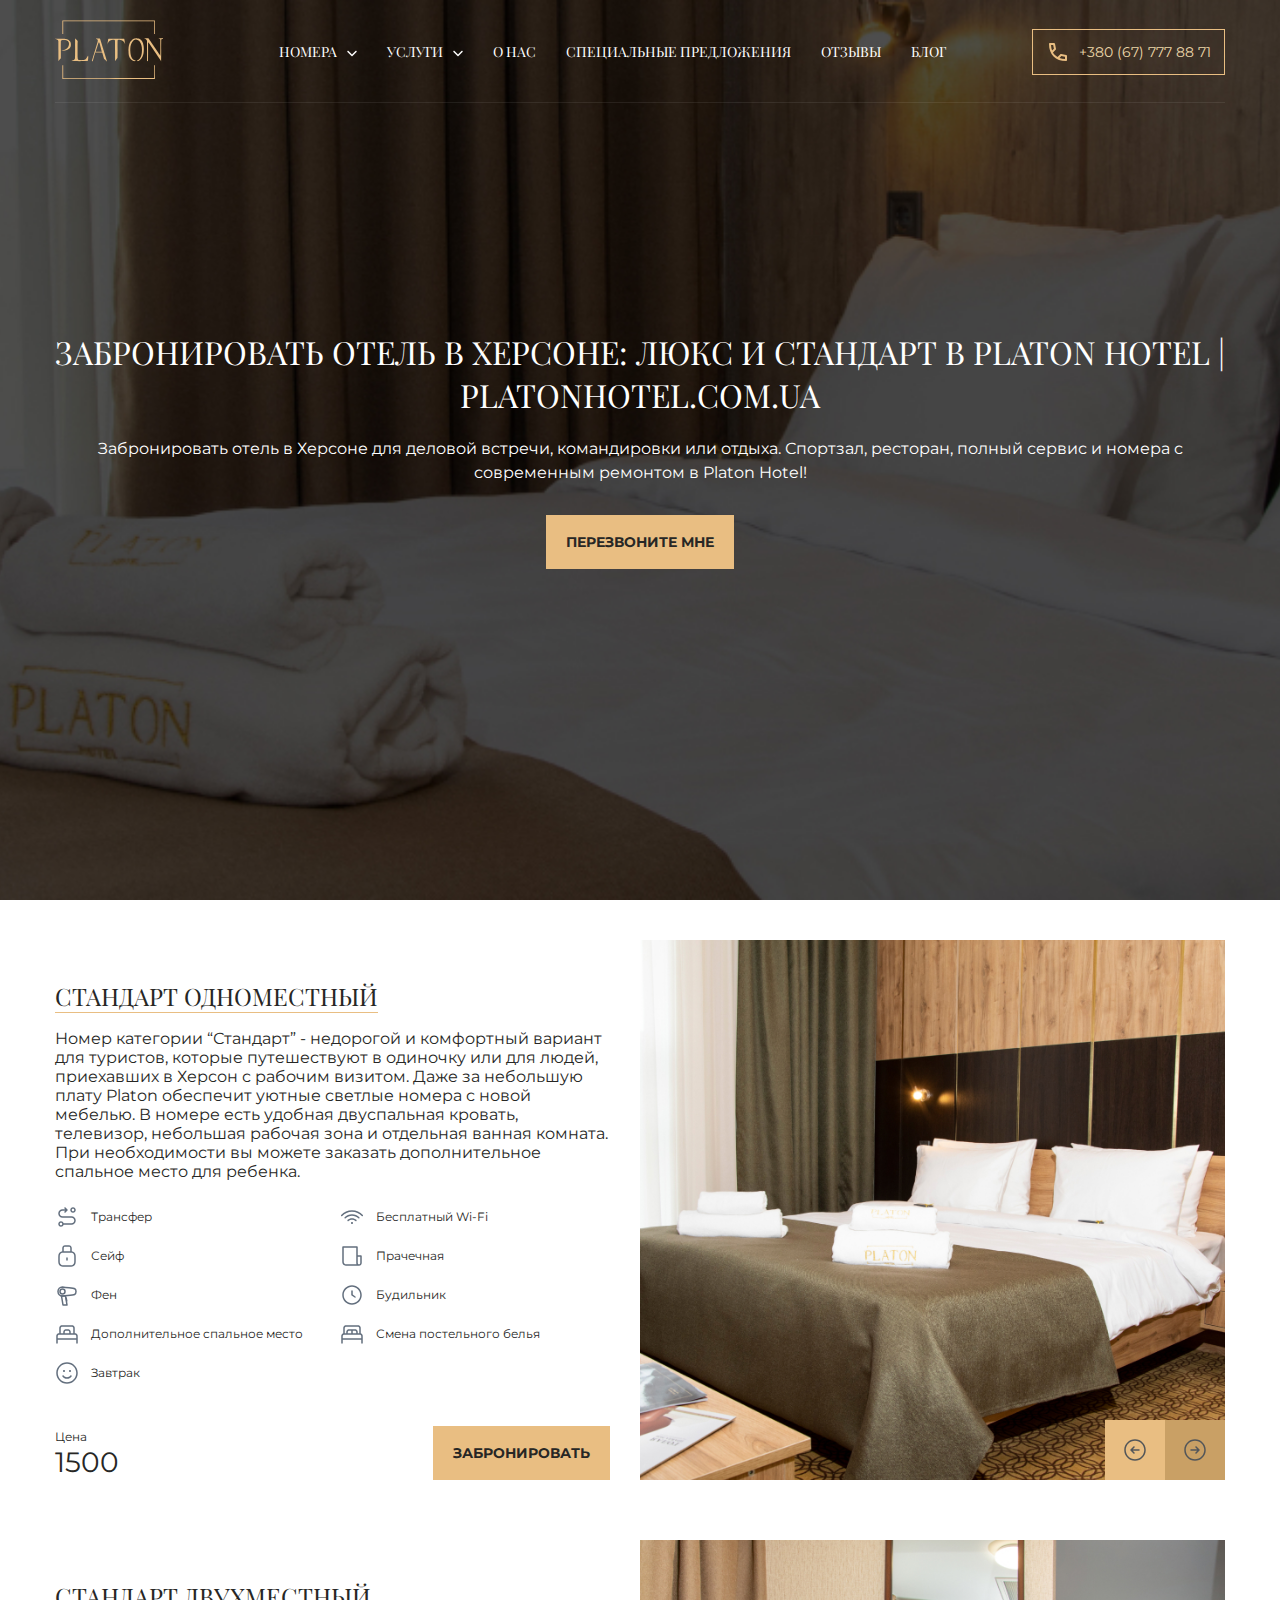
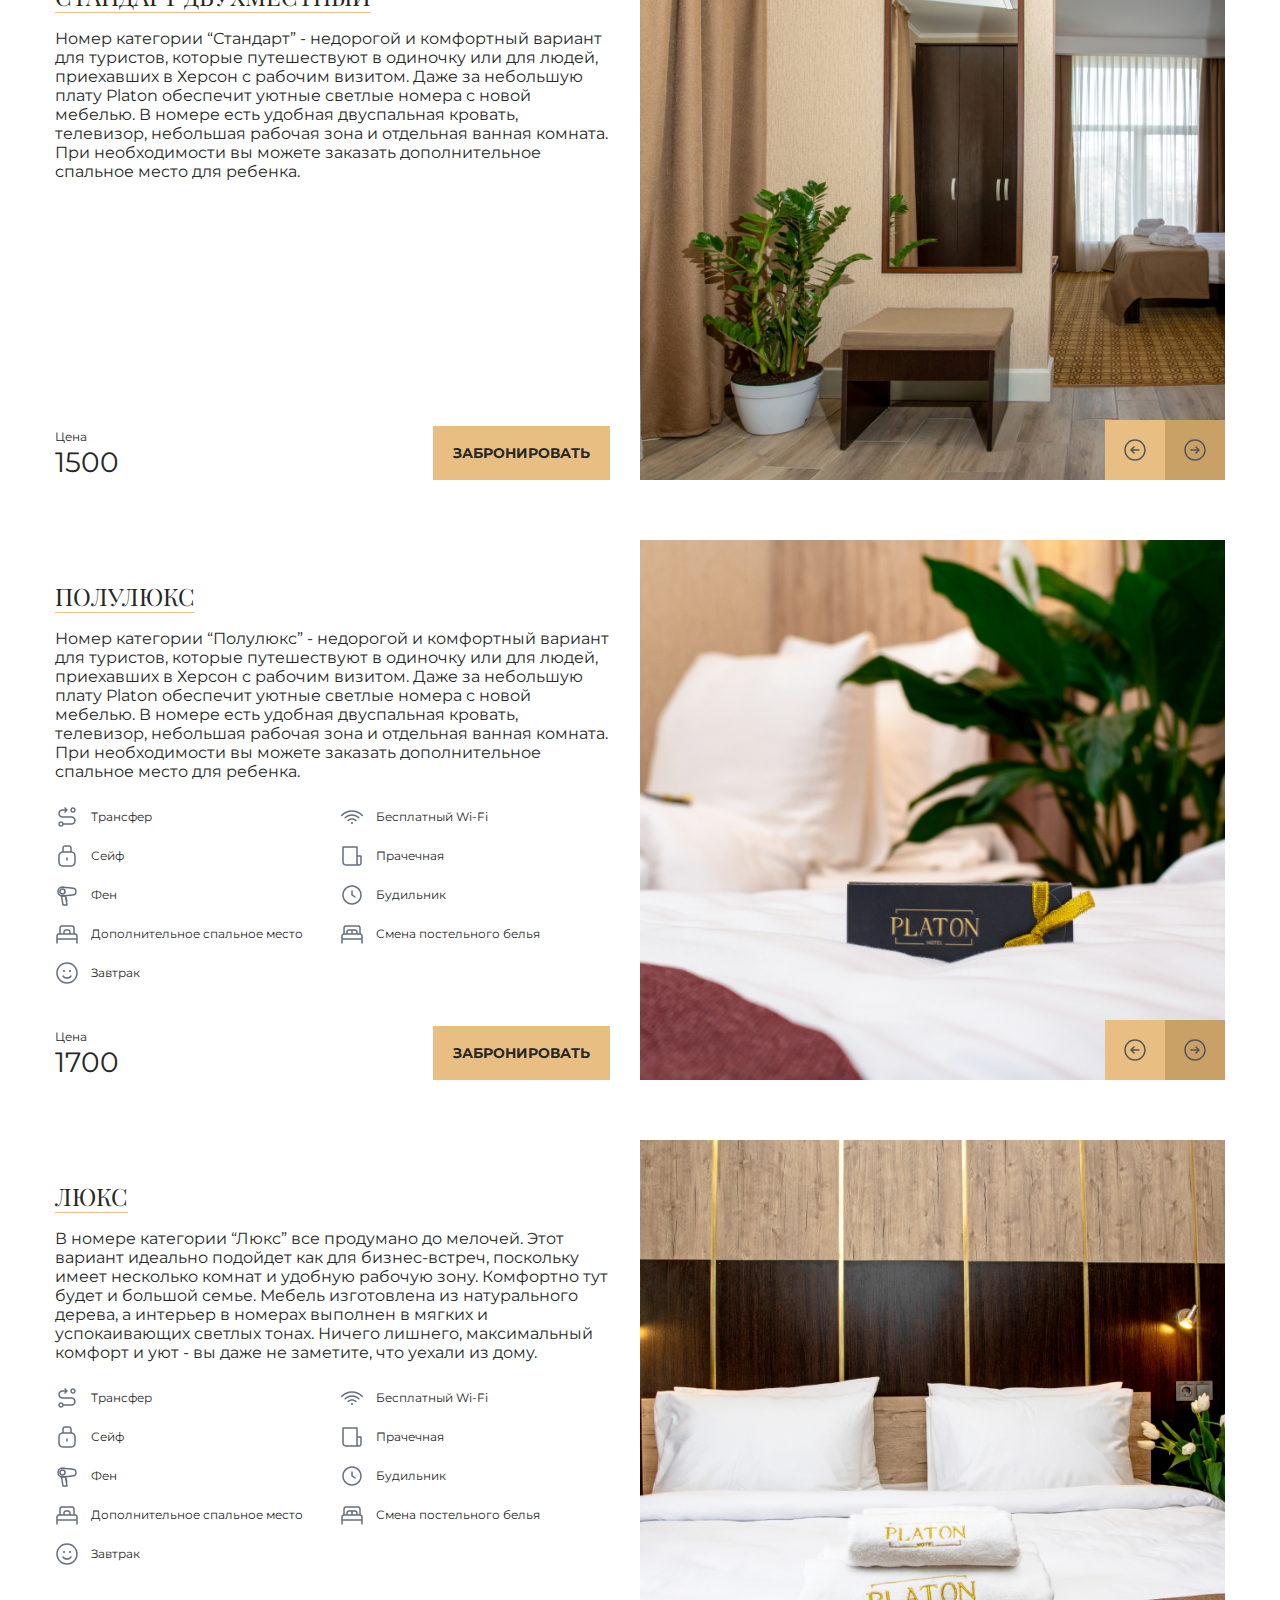
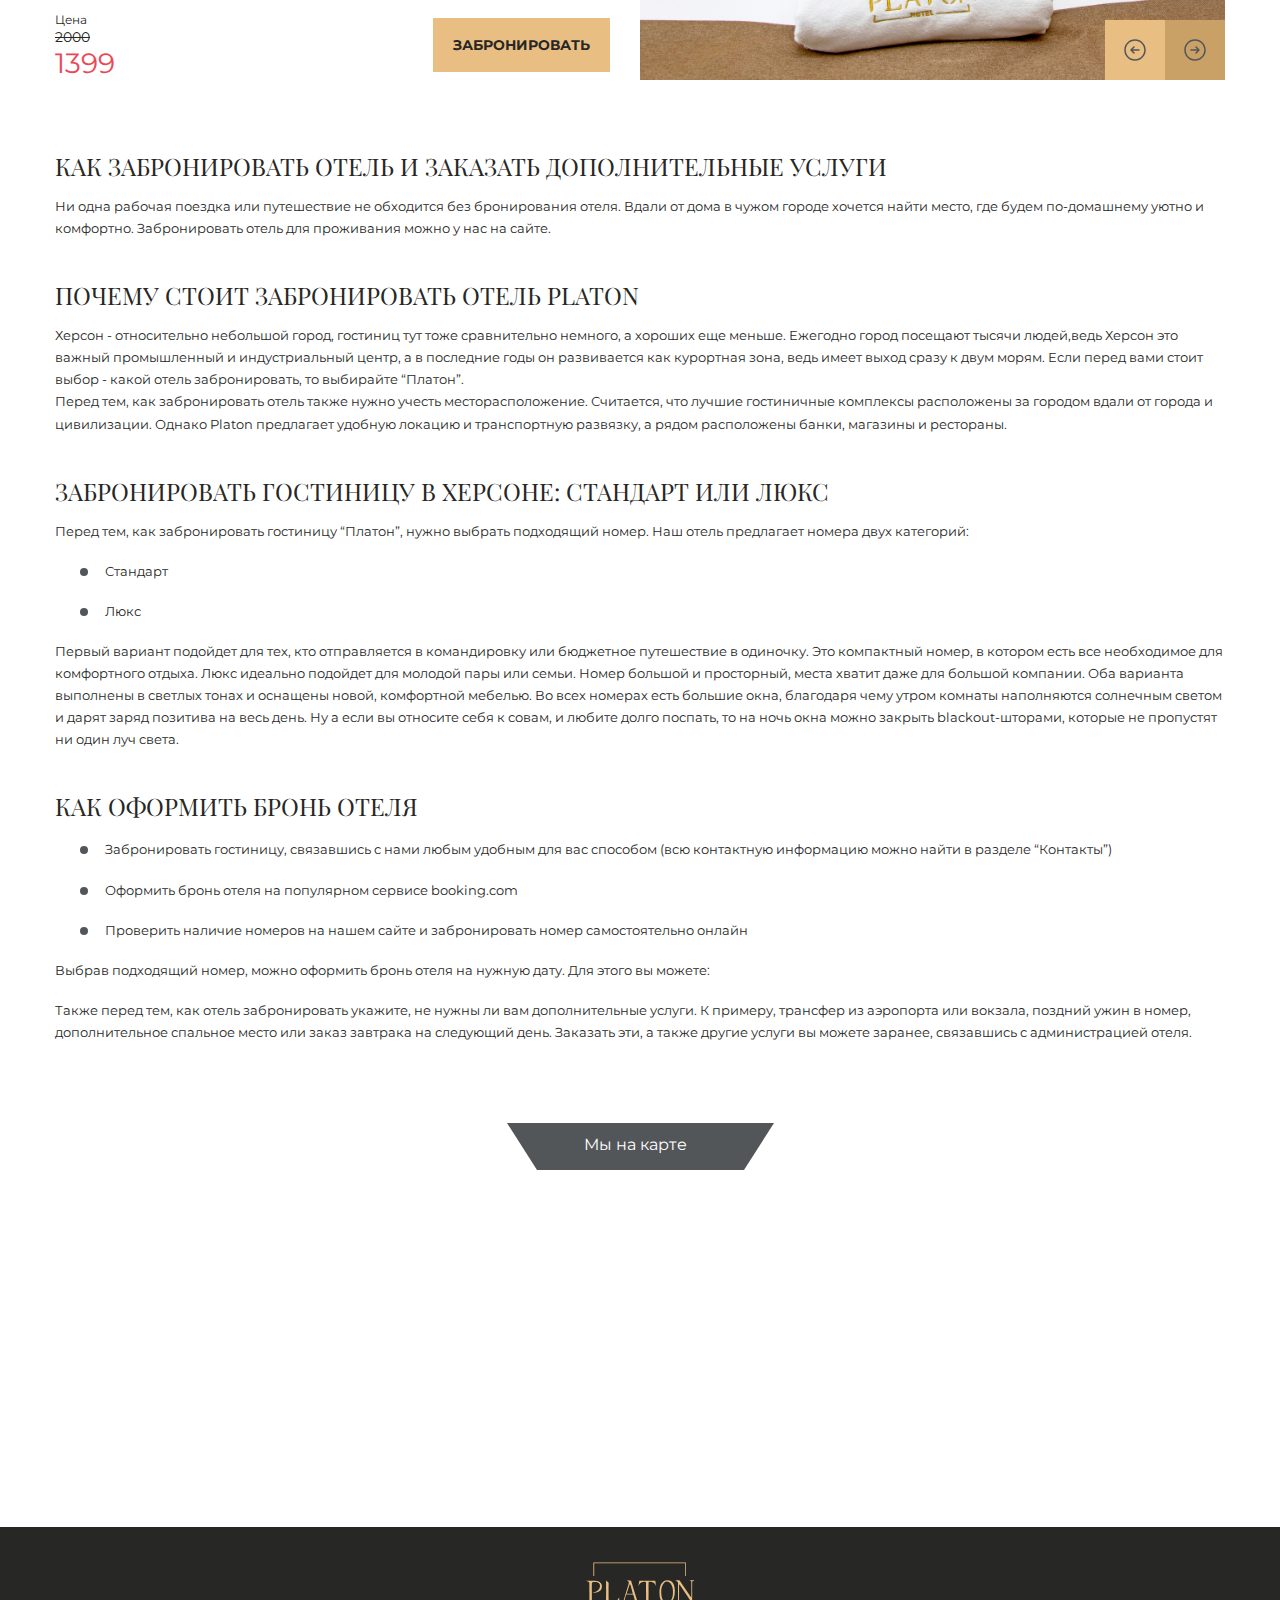
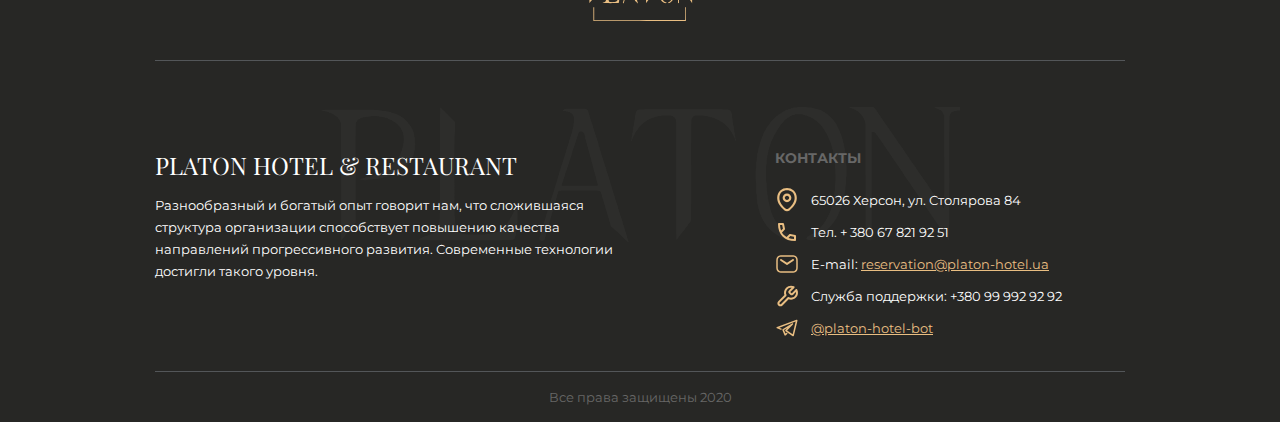
<file: apartaments.html>
<!DOCTYPE html>
<html lang="ru">
<head>
	<meta charset="UTF-8">
	<meta name="viewport" content="width=device-width, initial-scale=1.0">
	<link rel="preconnect" href="https://fonts.gstatic.com">
	<link href="https://fonts.googleapis.com/css2?family=Montserrat:wght@400;700&family=Playfair+Display&display=swap" rel="stylesheet">
	<link rel="stylesheet" href="accets/slick/slick.css">
	<link rel="stylesheet" href="accets/slick/slick-theme.css">
	<link rel="stylesheet" type="text/css" href="accets/css/style.css">
	
	<title>Platon - Номера</title>
</head>
<body>
<!-- Sprite -->
<svg style="display: none;">
	<symbol id="time" viewBox="0 0 24 24">
		<path fill-rule="evenodd" clip-rule="evenodd" d="M12 2.25C6.61522 2.25 2.25 6.61522 2.25 12C2.25 17.3848 6.61522 21.75 12 21.75C17.3848 21.75 21.75 17.3848 21.75 12C21.75 6.61522 17.3848 2.25 12 2.25ZM3.75 12C3.75 7.44365 7.44365 3.75 12 3.75C16.5563 3.75 20.25 7.44365 20.25 12C20.25 16.5563 16.5563 20.25 12 20.25C7.44365 20.25 3.75 16.5563 3.75 12ZM13 8C13 7.44772 12.5523 7 12 7C11.4477 7 11 7.44772 11 8V12C11 12.3344 11.1671 12.6466 11.4453 12.8321L14.4453 14.8321C14.9048 15.1384 15.5257 15.0142 15.8321 14.5547C16.1384 14.0952 16.0142 13.4743 15.5547 13.1679L13 11.4648V8Z"/>
	</symbol>
	<symbol id="book" viewBox="0 0 24 24">
		<path fill-rule="evenodd" clip-rule="evenodd" d="M21 2.25H20.945C18.991 2.24998 17.4326 2.24996 15.9908 2.5121C14.6356 2.7585 13.3992 3.23163 12 4.10704C10.6008 3.23163 9.36438 2.7585 8.00916 2.5121C6.56741 2.24996 5.00897 2.24998 3.05503 2.25H3.05502H3C2.80109 2.25 2.61032 2.32902 2.46967 2.46967C2.32902 2.61032 2.25 2.80109 2.25 3V15C2.25 15.4142 2.58579 15.75 3 15.75C5.02025 15.75 6.4461 15.7525 7.74084 15.9879C9.0029 16.2174 10.1582 16.6735 11.584 17.624C11.8359 17.792 12.1641 17.792 12.416 17.624C13.8418 16.6735 14.9971 16.2174 16.2592 15.9879C17.5539 15.7525 18.9798 15.75 21 15.75C21.4142 15.75 21.75 15.4142 21.75 15V3C21.75 2.58579 21.4142 2.25 21 2.25ZM7.74084 3.9879C8.90291 4.19919 9.97448 4.60267 11.25 5.40729V15.6677C10.1465 15.0668 9.11756 14.7136 8.00916 14.5121C6.74252 14.2818 5.38582 14.2538 3.75 14.2505V3.75061C5.38435 3.75449 6.6124 3.78273 7.74084 3.9879ZM15.9908 14.5121C14.8824 14.7136 13.8535 15.0668 12.75 15.6677V5.40729C14.0255 4.60267 15.0971 4.19919 16.2592 3.9879C17.3876 3.78273 18.6156 3.75448 20.25 3.75061V14.2505C18.6142 14.2538 17.2575 14.2818 15.9908 14.5121ZM3 17.75C2.58579 17.75 2.25 18.0858 2.25 18.5C2.25 18.9142 2.58579 19.25 3 19.25C4.97377 19.25 6.39687 19.3743 7.67766 19.7236C8.95056 20.0707 10.1262 20.6522 11.584 21.624C11.8359 21.792 12.1641 21.792 12.416 21.624C13.8738 20.6522 15.0494 20.0707 16.3223 19.7236C17.6031 19.3743 19.0262 19.25 21 19.25C21.4142 19.25 21.75 18.9142 21.75 18.5C21.75 18.0858 21.4142 17.75 21 17.75C18.9738 17.75 17.3969 17.8757 15.9277 18.2764C14.585 18.6426 13.3686 19.2283 12 20.1041C10.6314 19.2283 9.41499 18.6426 8.07234 18.2764C6.60313 17.8757 5.02623 17.75 3 17.75Z"/>
	</symbol>
	<symbol id="arrowL" viewBox="0 0 22 22">
	<path fill-rule="evenodd" clip-rule="evenodd" d="M20.25 11C20.25 5.89137 16.1086 1.75 11 1.75C5.89137 1.75 1.75 5.89137 1.75 11C1.75 16.1086 5.89137 20.25 11 20.25C16.1086 20.25 20.25 16.1086 20.25 11ZM11 0.25C16.9371 0.25 21.75 5.06294 21.75 11C21.75 16.9371 16.9371 21.75 11 21.75C5.06294 21.75 0.25 16.9371 0.25 11C0.25 5.06294 5.06294 0.25 11 0.25ZM9.46967 7.46967C9.76256 7.17678 10.2374 7.17678 10.5303 7.46967C10.8232 7.76256 10.8232 8.23744 10.5303 8.53033L8.81066 10.25H15C15.4142 10.25 15.75 10.5858 15.75 11C15.75 11.4142 15.4142 11.75 15 11.75H8.81066L10.5303 13.4697C10.8232 13.7626 10.8232 14.2374 10.5303 14.5303C10.2374 14.8232 9.76256 14.8232 9.46967 14.5303L6.46967 11.5303C6.17678 11.2374 6.17678 10.7626 6.46967 10.4697L9.46967 7.46967Z"/>
	</symbol>
	<symbol id="arrowR" viewBox="0 0 24 24">
		<path fill-rule="evenodd" clip-rule="evenodd" d="M2.75 12C2.75 6.89137 6.89137 2.75 12 2.75C17.1086 2.75 21.25 6.89137 21.25 12C21.25 17.1086 17.1086 21.25 12 21.25C6.89137 21.25 2.75 17.1086 2.75 12ZM12 1.25C6.06294 1.25 1.25 6.06294 1.25 12C1.25 17.9371 6.06294 22.75 12 22.75C17.9371 22.75 22.75 17.9371 22.75 12C22.75 6.06294 17.9371 1.25 12 1.25ZM13.5303 8.46967C13.2374 8.17678 12.7626 8.17678 12.4697 8.46967C12.1768 8.76256 12.1768 9.23744 12.4697 9.53033L14.1893 11.25H8C7.58579 11.25 7.25 11.5858 7.25 12C7.25 12.4142 7.58579 12.75 8 12.75H14.1893L12.4697 14.4697C12.1768 14.7626 12.1768 15.2374 12.4697 15.5303C12.7626 15.8232 13.2374 15.8232 13.5303 15.5303L16.5303 12.5303C16.8232 12.2374 16.8232 11.7626 16.5303 11.4697L13.5303 8.46967Z"/>
	</symbol>
	<symbol id="map" viewBox="0 0 18 22">
		<path fill-rule="evenodd" clip-rule="evenodd" d="M2 9.14818C2 6.69712 2.89314 4.93541 4.17115 3.77835C5.46619 2.60588 7.21809 2 9 2C10.7819 2 12.5338 2.6059 13.8288 3.77837C15.1069 4.93543 16 6.69715 16 9.14818C16 11.2169 15.1914 13.1311 14.0546 14.7968C12.9182 16.4618 11.49 17.8244 10.3478 18.767C9.55 19.4253 8.45042 19.4254 7.65255 18.767C6.5103 17.8245 5.082 16.4619 3.94552 14.7968C2.80865 13.1311 2 11.217 2 9.14818ZM18 9.14818C18 6.16712 16.8931 3.85474 15.1712 2.29574C13.4662 0.752148 11.2181 5.54326e-06 9 0C6.78191 -5.60281e-06 4.53381 0.752126 2.82885 2.29572C1.10686 3.85472 0 6.1671 0 9.14818C0 11.7472 1.01476 14.0506 2.29362 15.9243C3.57287 17.7985 5.15262 19.2971 6.37964 20.3096C7.91657 21.5778 10.0839 21.5778 11.6208 20.3095C12.8478 19.297 14.4274 17.7985 15.7066 15.9242C16.9853 14.0505 18 11.7471 18 9.14818ZM7 9.00003C7 7.89546 7.89543 7.00003 9 7.00003C10.1046 7.00003 11 7.89546 11 9.00003C11 10.1046 10.1046 11 9 11C7.89543 11 7 10.1046 7 9.00003ZM9 5.00003C6.79086 5.00003 5 6.79089 5 9.00003C5 11.2092 6.79086 13 9 13C11.2091 13 13 11.2092 13 9.00003C13 6.79089 11.2091 5.00003 9 5.00003Z"/>
	</symbol>
	<symbol id="tel" viewBox="0 0 24 24">
		<path fill-rule="evenodd" clip-rule="evenodd" d="M3 4C3 3.44772 3.44772 3 4 3H8C8.47668 3 8.8871 3.33646 8.98058 3.80388L9.98058 8.80388C10.0462 9.13174 9.94353 9.47068 9.70711 9.70711L6.97995 12.4343C7.53364 13.411 8.19591 14.2817 8.95711 15.0429C9.7183 15.8041 10.589 16.4664 11.5657 17.0201L14.2929 14.2929C14.5293 14.0565 14.8683 13.9538 15.1961 14.0194L20.1961 15.0194C20.6635 15.1129 21 15.5233 21 16V16.0078V16.0156V16.0234V16.0312V16.0391V16.0469V16.0547V16.0625V16.0703V16.0781V16.0859V16.0938V16.1016V16.1094V16.1172V16.125V16.1328V16.1406V16.1484V16.1562V16.1641V16.1719V16.1797V16.1875V16.1953V16.2031V16.2109V16.2188V16.2266V16.2344V16.2422V16.25V16.2578V16.2656V16.2734V16.2812V16.2891V16.2969V16.3047V16.3125V16.3203V16.3281V16.3359V16.3438V16.3516V16.3594V16.3672V16.375V16.3828V16.3906V16.3984V16.4062V16.4141V16.4219V16.4297V16.4375V16.4453V16.4531V16.4609V16.4688V16.4766V16.4844V16.4922V16.5V16.5078V16.5156V16.5234V16.5312V16.5391V16.5469V16.5547V16.5625V16.5703V16.5781V16.5859V16.5938V16.6016V16.6094V16.6172V16.625V16.6328V16.6406V16.6484V16.6562V16.6641V16.6719V16.6797V16.6875V16.6953V16.7031V16.7109V16.7188V16.7266V16.7344V16.7422V16.75V16.7578V16.7656V16.7734V16.7812V16.7891V16.7969V16.8047V16.8125V16.8203V16.8281V16.8359V16.8438V16.8516V16.8594V16.8672V16.875V16.8828V16.8906V16.8984V16.9062V16.9141V16.9219V16.9297V16.9375V16.9453V16.9531V16.9609V16.9688V16.9766V16.9844V16.9922V17V17.0078V17.0156V17.0234V17.0312V17.0391V17.0469V17.0547V17.0625V17.0703V17.0781V17.0859V17.0938V17.1016V17.1094V17.1172V17.125V17.1328V17.1406V17.1484V17.1562V17.1641V17.1719V17.1797V17.1875V17.1953V17.2031V17.2109V17.2188V17.2266V17.2344V17.2422V17.25V17.2578V17.2656V17.2734V17.2812V17.2891V17.2969V17.3047V17.3125V17.3203V17.3281V17.3359V17.3438V17.3516V17.3594V17.3672V17.375V17.3828V17.3906V17.3984V17.4062V17.4141V17.4219V17.4297V17.4375V17.4453V17.4531V17.4609V17.4688V17.4766V17.4844V17.4922V17.5V17.5078V17.5156V17.5234V17.5312V17.5391V17.5469V17.5547V17.5625V17.5703V17.5781V17.5859V17.5938V17.6016V17.6094V17.6172V17.625V17.6328V17.6406V17.6484V17.6562V17.6641V17.6719V17.6797V17.6875V17.6953V17.7031V17.7109V17.7188V17.7266V17.7344V17.7422V17.75V17.7578V17.7656V17.7734V17.7812V17.7891V17.7969V17.8047V17.8125V17.8203V17.8281V17.8359V17.8438V17.8516V17.8594V17.8672V17.875V17.8828V17.8906V17.8984V17.9062V17.9141V17.9219V17.9297V17.9375V17.9453V17.9531V17.9609V17.9688V17.9766V17.9844V17.9922V18V18.0078V18.0156V18.0234V18.0312V18.0391V18.0469V18.0547V18.0625V18.0703V18.0781V18.0859V18.0938V18.1016V18.1094V18.1172V18.125V18.1328V18.1406V18.1484V18.1562V18.1641V18.1719V18.1797V18.1875V18.1953V18.2031V18.2109V18.2188V18.2266V18.2344V18.2422V18.25V18.2578V18.2656V18.2734V18.2812V18.2891V18.2969V18.3047V18.3125V18.3203V18.3281V18.3359V18.3438V18.3516V18.3594V18.3672V18.375V18.3828V18.3906V18.3984V18.4062V18.4141V18.4219V18.4297V18.4375V18.4453V18.4531V18.4609V18.4688V18.4766V18.4844V18.4922V18.5V18.5078V18.5156V18.5234V18.5312V18.5391V18.5469V18.5547V18.5625V18.5703V18.5781V18.5859V18.5938V18.6016V18.6094V18.6172V18.625V18.6328V18.6406V18.6484V18.6562V18.6641V18.6719V18.6797V18.6875V18.6953V18.7031V18.7109V18.7188V18.7266V18.7344V18.7422V18.75V18.7578V18.7656V18.7734V18.7812V18.7891V18.7969V18.8047V18.8125V18.8203V18.8281V18.8359V18.8438V18.8516V18.8594V18.8672V18.875V18.8828V18.8906V18.8984V18.9062V18.9141V18.9219V18.9297V18.9375V18.9453V18.9531V18.9609V18.9688V18.9766V18.9844V18.9922V19V19.0078V19.0156V19.0234V19.0312V19.0391V19.0469V19.0547V19.0625V19.0703V19.0781V19.0859V19.0938V19.1016V19.1094V19.1172V19.125V19.1328V19.1406V19.1484V19.1562V19.1641V19.1719V19.1797V19.1875V19.1953V19.2031V19.2109V19.2188V19.2266V19.2344V19.2422V19.25V19.2578V19.2656V19.2734V19.2812V19.2891V19.2969V19.3047V19.3125V19.3203V19.3281V19.3359V19.3438V19.3516V19.3594V19.3672V19.375V19.3828V19.3906V19.3984V19.4062V19.4141V19.4219V19.4297V19.4375V19.4453V19.4531V19.4609V19.4688V19.4766V19.4844V19.4922V19.5V19.5078V19.5156V19.5234V19.5312V19.5391V19.5469V19.5547V19.5625V19.5703V19.5781V19.5859V19.5938V19.6016V19.6094V19.6172V19.625V19.6328V19.6406V19.6484V19.6562V19.6641V19.6719V19.6797V19.6875V19.6953V19.7031V19.7109V19.7188V19.7266V19.7344V19.7422V19.75V19.7578V19.7656V19.7734V19.7812V19.7891V19.7969V19.8047V19.8125V19.8203V19.8281V19.8359V19.8438V19.8516V19.8594V19.8672V19.875V19.8828V19.8906V19.8984V19.9062V19.9141V19.9219V19.9297V19.9375V19.9453V19.9531V19.9609V19.9688V19.9766V19.9844V19.9922V20C21 20.5523 20.5523 21 20 21C14.7995 21 10.5217 19.4359 7.54289 16.4571C4.56408 13.4783 3 9.20051 3 4ZM13.4951 17.9191C15.1117 18.5268 16.9502 18.89 19 18.9787V18.9766V18.9688V18.9609V18.9531V18.9453V18.9375V18.9297V18.9219V18.9141V18.9062V18.8984V18.8906V18.8828V18.875V18.8672V18.8594V18.8516V18.8438V18.8359V18.8281V18.8203V18.8125V18.8047V18.7969V18.7891V18.7812V18.7734V18.7656V18.7578V18.75V18.7422V18.7344V18.7266V18.7188V18.7109V18.7031V18.6953V18.6875V18.6797V18.6719V18.6641V18.6562V18.6484V18.6406V18.6328V18.625V18.6172V18.6094V18.6016V18.5938V18.5859V18.5781V18.5703V18.5625V18.5547V18.5469V18.5391V18.5312V18.5234V18.5156V18.5078V18.5V18.4922V18.4844V18.4766V18.4688V18.4609V18.4531V18.4453V18.4375V18.4297V18.4219V18.4141V18.4062V18.3984V18.3906V18.3828V18.375V18.3672V18.3594V18.3516V18.3438V18.3359V18.3281V18.3203V18.3125V18.3047V18.2969V18.2891V18.2812V18.2734V18.2656V18.2578V18.25V18.2422V18.2344V18.2266V18.2188V18.2109V18.2031V18.1953V18.1875V18.1797V18.1719V18.1641V18.1562V18.1484V18.1406V18.1328V18.125V18.1172V18.1094V18.1016V18.0938V18.0859V18.0781V18.0703V18.0625V18.0547V18.0469V18.0391V18.0312V18.0234V18.0156V18.0078V18V17.9922V17.9844V17.9766V17.9688V17.9609V17.9531V17.9453V17.9375V17.9297V17.9219V17.9141V17.9062V17.8984V17.8906V17.8828V17.875V17.8672V17.8594V17.8516V17.8438V17.8359V17.8281V17.8203V17.8125V17.8047V17.7969V17.7891V17.7812V17.7734V17.7656V17.7578V17.75V17.7422V17.7344V17.7266V17.7188V17.7109V17.7031V17.6953V17.6875V17.6797V17.6719V17.6641V17.6562V17.6484V17.6406V17.6328V17.625V17.6172V17.6094V17.6016V17.5938V17.5859V17.5781V17.5703V17.5625V17.5547V17.5469V17.5391V17.5312V17.5234V17.5156V17.5078V17.5V17.4922V17.4844V17.4766V17.4688V17.4609V17.4531V17.4453V17.4375V17.4297V17.4219V17.4141V17.4062V17.3984V17.3906V17.3828V17.375V17.3672V17.3594V17.3516V17.3438V17.3359V17.3281V17.3203V17.3125V17.3047V17.2969V17.2891V17.2812V17.2734V17.2656V17.2578V17.25V17.2422V17.2344V17.2266V17.2188V17.2109V17.2031V17.1953V17.1875V17.1797V17.1719V17.1641V17.1562V17.1484V17.1406V17.1328V17.125V17.1172V17.1094V17.1016V17.0938V17.0859V17.0781V17.0703V17.0625V17.0547V17.0469V17.0391V17.0312V17.0234V17.0156V17.0078V17V16.9922V16.9844V16.9766V16.9688V16.9609V16.9531V16.9453V16.9375V16.9297V16.9219V16.9141V16.9062V16.8984V16.8906V16.8828V16.875V16.8672V16.8594V16.8516V16.8438V16.8359V16.8281V16.8203V16.8198L15.3287 16.0855L13.4951 17.9191ZM6.08093 10.5049L7.91446 8.67133L7.1802 5H5.02133C5.10996 7.04982 5.4732 8.88831 6.08093 10.5049Z"/>
	</symbol>
	<symbol id="email" viewBox="0 0 24 24">
		<path fill-rule="evenodd" clip-rule="evenodd" d="M8.4 3.25H8.367C7.27486 3.24999 6.40936 3.24999 5.71173 3.30699C4.99834 3.36527 4.39472 3.48688 3.84355 3.76772C2.94978 4.22312 2.22312 4.94978 1.76772 5.84355C1.48688 6.39472 1.36527 6.99834 1.30699 7.71173C1.24999 8.40935 1.24999 9.27485 1.25 10.367V10.367V10.4V13.6V13.633C1.24999 14.7251 1.24999 15.5906 1.30699 16.2883C1.36527 17.0017 1.48688 17.6053 1.76772 18.1565C2.22312 19.0502 2.94978 19.7769 3.84355 20.2323C4.39472 20.5131 4.99834 20.6347 5.71173 20.693C6.40935 20.75 7.27485 20.75 8.36698 20.75H8.4H15.6H15.633C16.7252 20.75 17.5906 20.75 18.2883 20.693C19.0017 20.6347 19.6053 20.5131 20.1565 20.2323C21.0502 19.7769 21.7769 19.0502 22.2323 18.1565C22.5131 17.6053 22.6347 17.0017 22.693 16.2883C22.75 15.5906 22.75 14.7252 22.75 13.633V13.6V10.4V10.367C22.75 9.27484 22.75 8.40935 22.693 7.71173C22.6347 6.99834 22.5131 6.39472 22.2323 5.84355C21.7769 4.94978 21.0502 4.22312 20.1565 3.76772C19.6053 3.48688 19.0017 3.36527 18.2883 3.30699C17.5906 3.24999 16.7251 3.24999 15.633 3.25H15.6H8.4ZM4.52453 5.10423C4.829 4.94909 5.21325 4.85271 5.83388 4.80201C6.46327 4.75058 7.26752 4.75 8.4 4.75H15.6C16.7325 4.75 17.5367 4.75058 18.1661 4.80201C18.7867 4.85271 19.171 4.94909 19.4755 5.10423C20.087 5.41582 20.5842 5.913 20.8958 6.52453C21.0509 6.829 21.1473 7.21325 21.198 7.83388C21.2494 8.46326 21.25 9.26752 21.25 10.4V13.6C21.25 14.7325 21.2494 15.5367 21.198 16.1661C21.1473 16.7867 21.0509 17.171 20.8958 17.4755C20.5842 18.087 20.087 18.5842 19.4755 18.8958C19.171 19.0509 18.7867 19.1473 18.1661 19.198C17.5367 19.2494 16.7325 19.25 15.6 19.25H8.4C7.26752 19.25 6.46327 19.2494 5.83388 19.198C5.21325 19.1473 4.829 19.0509 4.52453 18.8958C3.913 18.5842 3.41582 18.087 3.10423 17.4755C2.94909 17.171 2.85271 16.7867 2.80201 16.1661C2.75058 15.5367 2.75 14.7325 2.75 13.6V10.4C2.75 9.26752 2.75058 8.46326 2.80201 7.83388C2.85271 7.21325 2.94909 6.829 3.10423 6.52453C3.41582 5.913 3.913 5.41582 4.52453 5.10423ZM6.5547 7.16795C6.09517 6.8616 5.4743 6.98577 5.16795 7.4453C4.8616 7.90483 4.98577 8.5257 5.4453 8.83205L11.4453 12.8321C11.7812 13.056 12.2188 13.056 12.5547 12.8321L18.5547 8.83205C19.0142 8.5257 19.1384 7.90483 18.8321 7.4453C18.5257 6.98577 17.9048 6.8616 17.4453 7.16795L12 10.7981L6.5547 7.16795Z"/>
	</symbol>
	<symbol id="wrench" viewBox="0 0 24 24">
		<path fill-rule="evenodd" clip-rule="evenodd" d="M19.5825 3.07635C19.6374 3.3963 19.5336 3.72298 19.304 3.95252L15.7271 7.52948C15.5174 7.73915 15.4032 7.85444 15.3275 7.94361C15.3245 7.94716 15.3217 7.95054 15.319 7.95374C15.3217 7.95695 15.3245 7.96033 15.3275 7.96388C15.4032 8.05305 15.5174 8.16833 15.7271 8.37801L16.2928 8.94369C16.5024 9.15337 16.6177 9.26755 16.7069 9.34325C16.7104 9.34627 16.7138 9.3491 16.717 9.35177C16.7202 9.3491 16.7236 9.34627 16.7272 9.34325C16.8163 9.26755 16.9316 9.15337 17.1413 8.94369L20.7183 5.36673C20.9478 5.13719 21.2745 5.03335 21.5944 5.08823C21.9144 5.14311 22.1878 5.34988 22.3277 5.64279C23.57 8.24346 23.1159 11.4543 20.9597 13.6106C18.9842 15.586 16.1237 16.1328 13.658 15.2554L7.52464 21.3888C6.35307 22.5603 4.45357 22.5603 3.282 21.3888C2.11043 20.2172 2.11043 18.3177 3.282 17.1461L9.41539 11.0127C8.53793 8.54712 9.08474 5.68653 11.0602 3.7111C13.2164 1.55485 16.4273 1.10072 19.028 2.34308C19.3209 2.48301 19.5277 2.75641 19.5825 3.07635ZM16.7175 3.71064C15.213 3.49689 13.6305 3.96924 12.4744 5.12532C10.9361 6.6636 10.6084 8.95698 11.4968 10.8168C11.6795 11.1992 11.6013 11.6553 11.3016 11.955L4.69621 18.5603C4.30569 18.9509 4.30569 19.584 4.69621 19.9746C5.08674 20.3651 5.7199 20.3651 6.11043 19.9746L12.7158 13.3692C13.0155 13.0695 13.4715 12.9913 13.854 13.174C15.7138 14.0624 18.0072 13.7347 19.5455 12.1964C20.7015 11.0403 21.1739 9.45777 20.9601 7.95328L18.5555 10.3579L18.533 10.3805C18.3545 10.5589 18.1807 10.7328 18.0215 10.8679C17.8467 11.0164 17.6248 11.1759 17.3351 11.2701C16.9334 11.4006 16.5007 11.4006 16.099 11.2701C15.8093 11.1759 15.5874 11.0164 15.4125 10.8679C15.2533 10.7328 15.0795 10.5589 14.9011 10.3805C14.8936 10.373 14.8861 10.3654 14.8786 10.3579L14.3129 9.79222C14.3053 9.78469 14.2978 9.77718 14.2903 9.76967C14.1118 9.59123 13.938 9.41745 13.8028 9.25823C13.6544 9.08338 13.4948 8.86149 13.4007 8.57178C13.2702 8.17009 13.2702 7.7374 13.4007 7.33571C13.4948 7.04599 13.6544 6.8241 13.8028 6.64925C13.938 6.49004 14.1118 6.31626 14.2903 6.13782C14.2978 6.13031 14.3053 6.12279 14.3129 6.11526L16.7175 3.71064Z"/>
	</symbol>
	<symbol id="telegram" viewBox="0 0 24 24">
		<path d="M18.1425 20.3326C17.9871 20.3337 17.835 20.2866 17.7075 20.1976L10.5 15.1426C10.4109 15.0797 10.3365 14.9982 10.2821 14.9036C10.2277 14.809 10.1946 14.7037 10.185 14.5951C10.1749 14.4852 10.1892 14.3745 10.2268 14.2708C10.2644 14.1671 10.3244 14.0729 10.4025 13.9951L12.3675 12.0001L9.00004 14.1076L10.5 17.5501L11.16 16.8901C11.3003 16.7488 11.4909 16.6691 11.6899 16.6684C11.8889 16.6677 12.0801 16.7461 12.2213 16.8863C12.3625 17.0265 12.4423 17.2171 12.443 17.4162C12.4437 17.6152 12.3653 17.8063 12.225 17.9476L10.725 19.3876C10.6386 19.4749 10.532 19.5397 10.4146 19.5761C10.2972 19.6126 10.1727 19.6197 10.0519 19.5967C9.93115 19.5738 9.8179 19.5215 9.7221 19.4445C9.62631 19.3674 9.55091 19.2681 9.50254 19.1551L7.33504 14.1001C7.26565 13.9348 7.25776 13.7501 7.31279 13.5795C7.36783 13.4089 7.48215 13.2636 7.63504 13.1701L17.025 7.38756C17.1816 7.29117 17.3682 7.25567 17.5493 7.28781C17.7303 7.31995 17.8933 7.4175 18.0071 7.5619C18.121 7.70631 18.1778 7.88751 18.1668 8.07107C18.1559 8.25464 18.0778 8.42777 17.9475 8.55756L12.0825 14.4226L17.6625 18.3376L20.6625 5.58756L4.33504 11.6626L6.14254 12.4126C6.23958 12.4451 6.32892 12.4972 6.40507 12.5656C6.48121 12.634 6.54255 12.7173 6.5853 12.8103C6.62805 12.9033 6.65132 13.0041 6.65366 13.1064C6.656 13.2088 6.63736 13.3105 6.59891 13.4053C6.56045 13.5002 6.50298 13.5862 6.43004 13.658C6.3571 13.7298 6.27023 13.7859 6.17479 13.8229C6.07934 13.8599 5.97733 13.8769 5.87505 13.873C5.77276 13.8691 5.67237 13.8443 5.58004 13.8001L1.97254 12.3376C1.83024 12.2836 1.70773 12.1876 1.62128 12.0623C1.53483 11.9371 1.48853 11.7885 1.48853 11.6363C1.48853 11.4841 1.53483 11.3355 1.62128 11.2103C1.70773 11.085 1.83024 10.989 1.97254 10.9351L21.4875 3.75006C21.6139 3.7045 21.7501 3.69368 21.882 3.71875C22.014 3.74381 22.1367 3.80384 22.2375 3.89256C22.3418 3.98388 22.4187 4.10231 22.4598 4.23471C22.5008 4.3671 22.5044 4.50828 22.47 4.64256L18.87 19.7551C18.8423 19.8752 18.7853 19.9867 18.7042 20.0795C18.6231 20.1724 18.5204 20.2439 18.405 20.2876C18.3207 20.3171 18.2319 20.3323 18.1425 20.3326Z"/>
</svg>
<!-- Header -->
<header>
	<div class="container">
		<div class="header__inner">
			<a class="header__logo" href="#">
				<img src="accets/images/logo.svg" alt="">
			</a>

			<nav class="nav">
				<div class="nav__submenu">Номера</div>
				<div class="nav__submenu">Услуги</div>
				<div class="nav__link">О нас</div>
				<div class="nav__link">Специальные предложения</div>
				<div class="nav__link">Отзывы</div>
				<div class="nav__link">Блог</div>
			</nav>

			<div class="header__item">
				<div class="header__local"></div>
				<div class="btn__tel">
					<svg class="icon__tel">
						<use xlink:href="#tel"></use>
					</svg>
				+380 (67) 777 88 71
				</div>
			</div>
		</div>
	</div>
</header>
<!-- Intro -->
<div class="intro text-center" style="background: url(accets/images/apartaments/apartaments-intro.jpg) no-repeat center; background-size: cover;">
	<div class="container">
		<h1>
			Забронировать отель в Херсоне: люкс и стандарт в Platon Hotel | PlatonHotel.com.ua
		</h1>
		<p>
			Забронировать отель в Херсоне для деловой встречи, командировки или отдыха. Спортзал, ресторан, полный сервис и номера с современным ремонтом в Platon Hotel!
		</p>
		<div class="text-center">
			<a class="btn" href="#">Перезвоните мне</a>
		</div>
	</div>
</div>

<div class="container">
	<div class="apart__section-2">
		<div class="apart__section-2__inner">
			<div class="apart__section-2__info">
				<h2>Стандарт одноместный</h2>
				<p>Номер категории “Стандарт” - недорогой и комфортный вариант для туристов, которые путешествуют в одиночку или для людей, приехавших в Херсон с рабочим визитом. Даже за небольшую плату Platon обеспечит уютные светлые номера с новой мебелью. В номере есть удобная двуспальная кровать, телевизор, небольшая рабочая зона и отдельная ванная комната. При необходимости вы можете заказать дополнительное спальное место для ребенка.</p>
				<ul class="apart__section-2__info--list">
					<li>
						<span>
							<img src="accets/images/apartaments/icon/Route.svg">
						</span>
						<p>Трансфер</p>
					</li>
					<li>
						<span>
							<img src="accets/images/apartaments/icon/Wifi.svg">
						</span>
						<p>Бесплатный Wi-Fi</p>
					</li>
					<li>
						<span>
							<img src="accets/images/apartaments/icon/Lock-2.svg">
						</span>
						<p>Сейф</p>
					</li>
					<li>
						<span>
							<img src="accets/images/apartaments/icon/towel.svg">
						</span>
						<p>Прачечная</p>
					</li>
					<li>
						<span>
							<img src="accets/images/apartaments/icon/fen.svg">
						</span>
						<p>Фен</p>
					</li>
					<li>
						<span>
							<img src="accets/images/apartaments/icon/Time.svg">
						</span>
						<p>Будильник</p>
					</li>
					<li>
						<span>
							<img src="accets/images/apartaments/icon/bed-single.svg">
						</span>
						<p>Дополнительное спальное место</p>
					</li>
					<li>
						<span>
							<img src="accets/images/apartaments/icon/bed-double.svg">
						</span>
						<p>Смена постельного белья</p>
					</li>
					<li>
						<span>
							<img src="accets/images/apartaments/icon/Smile.svg">
						</span>
						<p>Завтрак</p>
					</li>
				</ul>
			</div>
			<div class="apart__section-2__info--price">
				<div class="apart__section-2__info--price-item">
					<span>Цена</span>
					<p>1500</p>
				</div>
				<div class="btn">Забронировать</div>
			</div>
		</div>
		<div class="apart__section-2__slider">
			<div class="slide">
				<img src="accets/images/apartaments/room-image.jpg" alt="">
			</div>
			<div class="slide">
				<img src="accets/images/apartaments/room-image1.jpg" alt="">
			</div>
			<div class="slide">
				<img src="accets/images/apartaments/room-image2.jpg" alt="">
			</div>
			<div class="slide">
				<img src="accets/images/apartaments/room-image3.jpg" alt="">
			</div>
		</div>
	</div>
	<div class="apart__section-2">
		<div class="apart__section-2__inner">
			<div class="apart__section-2__info">
				<h2>Стандарт двухместный</h2>
				<p>Номер категории “Стандарт” - недорогой и комфортный вариант для туристов, которые путешествуют в одиночку или для людей, приехавших в Херсон с рабочим визитом. Даже за небольшую плату Platon обеспечит уютные светлые номера с новой мебелью. В номере есть удобная двуспальная кровать, телевизор, небольшая рабочая зона и отдельная ванная комната. При необходимости вы можете заказать дополнительное спальное место для ребенка.</p>
			</div>
			<div class="apart__section-2__info--price">
				<div class="apart__section-2__info--price-item">
					<span>Цена</span>
					<p>1500</p>
				</div>
				<div class="btn">Забронировать</div>
			</div>
		</div>
		<div class="apart__section-2__slider">
			<div class="slide">
				<img src="accets/images/apartaments/room-image1.jpg" alt="">
			</div>
			<div class="slide">
				<img src="accets/images/apartaments/room-image.jpg" alt="">
			</div>
			<div class="slide">
				<img src="accets/images/apartaments/room-image2.jpg" alt="">
			</div>
			<div class="slide">
				<img src="accets/images/apartaments/room-image3.jpg" alt="">
			</div>
		</div>
	</div>
	<div class="apart__section-2">
		<div class="apart__section-2__inner">
			<div class="apart__section-2__info">
				<h2>Полулюкс</h2>
				<p>Номер категории “Полулюкс” - недорогой и комфортный вариант для туристов, которые путешествуют в одиночку или для людей, приехавших в Херсон с рабочим визитом. Даже за небольшую плату Platon обеспечит уютные светлые номера с новой мебелью. В номере есть удобная двуспальная кровать, телевизор, небольшая рабочая зона и отдельная ванная комната. При необходимости вы можете заказать дополнительное спальное место для ребенка. </p>
				<ul class="apart__section-2__info--list">
					<li>
						<span>
							<img src="accets/images/apartaments/icon/Route.svg">
						</span>
						<p>Трансфер</p>
					</li>
					<li>
						<span>
							<img src="accets/images/apartaments/icon/Wifi.svg">
						</span>
						<p>Бесплатный Wi-Fi</p>
					</li>
					<li>
						<span>
							<img src="accets/images/apartaments/icon/Lock-2.svg">
						</span>
						<p>Сейф</p>
					</li>
					<li>
						<span>
							<img src="accets/images/apartaments/icon/towel.svg">
						</span>
						<p>Прачечная</p>
					</li>
					<li>
						<span>
							<img src="accets/images/apartaments/icon/fen.svg">
						</span>
						<p>Фен</p>
					</li>
					<li>
						<span>
							<img src="accets/images/apartaments/icon/Time.svg">
						</span>
						<p>Будильник</p>
					</li>
					<li>
						<span>
							<img src="accets/images/apartaments/icon/bed-single.svg">
						</span>
						<p>Дополнительное спальное место</p>
					</li>
					<li>
						<span>
							<img src="accets/images/apartaments/icon/bed-double.svg">
						</span>
						<p>Смена постельного белья</p>
					</li>
					<li>
						<span>
							<img src="accets/images/apartaments/icon/Smile.svg">
						</span>
						<p>Завтрак</p>
					</li>
				</ul>
			</div>
			<div class="apart__section-2__info--price">
				<div class="apart__section-2__info--price-item">
					<span>Цена</span>
					<p>1700</p>
				</div>
				<div class="btn">Забронировать</div>
			</div>
		</div>
		<div class="apart__section-2__slider">
			<div class="slide">
				<img src="accets/images/apartaments/room-image2.jpg" alt="">
			</div>
			<div class="slide">
				<img src="accets/images/apartaments/room-image1.jpg" alt="">
			</div>
			<div class="slide">
				<img src="accets/images/apartaments/room-image.jpg" alt="">
			</div>
			<div class="slide">
				<img src="accets/images/apartaments/room-image3.jpg" alt="">
			</div>
		</div>
	</div>
	<div class="apart__section-2">
		<div class="apart__section-2__inner">
			<div class="apart__section-2__info">
				<h2>Люкс</h2>
				<p>В номере категории “Люкс” все продумано до мелочей. Этот вариант идеально подойдет как для бизнес-встреч, поскольку имеет несколько комнат и удобную рабочую зону. Комфортно тут будет и большой семье. Мебель изготовлена из натурального дерева, а интерьер в номерах выполнен в мягких и успокаивающих светлых тонах. Ничего лишнего, максимальный комфорт и уют - вы даже не заметите, что уехали из дому.</p>
				<ul class="apart__section-2__info--list">
					<li>
						<span>
							<img src="accets/images/apartaments/icon/Route.svg">
						</span>
						<p>Трансфер</p>
					</li>
					<li>
						<span>
							<img src="accets/images/apartaments/icon/Wifi.svg">
						</span>
						<p>Бесплатный Wi-Fi</p>
					</li>
					<li>
						<span>
							<img src="accets/images/apartaments/icon/Lock-2.svg">
						</span>
						<p>Сейф</p>
					</li>
					<li>
						<span>
							<img src="accets/images/apartaments/icon/towel.svg">
						</span>
						<p>Прачечная</p>
					</li>
					<li>
						<span>
							<img src="accets/images/apartaments/icon/fen.svg">
						</span>
						<p>Фен</p>
					</li>
					<li>
						<span>
							<img src="accets/images/apartaments/icon/Time.svg">
						</span>
						<p>Будильник</p>
					</li>
					<li>
						<span>
							<img src="accets/images/apartaments/icon/bed-single.svg">
						</span>
						<p>Дополнительное спальное место</p>
					</li>
					<li>
						<span>
							<img src="accets/images/apartaments/icon/bed-double.svg">
						</span>
						<p>Смена постельного белья</p>
					</li>
					<li>
						<span>
							<img src="accets/images/apartaments/icon/Smile.svg">
						</span>
						<p>Завтрак</p>
					</li>
				</ul>
			</div>
			<div class="apart__section-2__info--price">
				<div class="apart__section-2__info--price-item sale">
					<span>Цена</span>
					<p>2000</p>
					<h4>1399</h4>
				</div>
				<div class="btn">Забронировать</div>
			</div>
		</div>
		<div class="apart__section-2__slider">
			<div class="slide">
				<img src="accets/images/apartaments/room-image3.jpg" alt="">
			</div>
			<div class="slide">
				<img src="accets/images/apartaments/room-image1.jpg" alt="">
			</div>
			<div class="slide">
				<img src="accets/images/apartaments/room-image2.jpg" alt="">
			</div>
			<div class="slide">
				<img src="accets/images/apartaments/room-image.jpg" alt="">
			</div>
		</div>
	</div>
</div>
<div class="container">
	<div class="section-5">
		<h2>Как забронировать отель и заказать дополнительные услуги</h2>
		<p class="p13">Ни одна рабочая поездка или путешествие не обходится без бронирования отеля. Вдали от дома в чужом городе хочется найти место, где будем по-домашнему уютно и комфортно. Забронировать отель для проживания можно у нас на сайте.</p>
		<h2>Почему стоит забронировать отель Platon</h2>
		<p class="p13">Херсон - относительно небольшой город, гостиниц тут тоже сравнительно немного, а хороших еще меньше. Ежегодно город посещают тысячи людей,ведь Херсон это важный промышленный и индустриальный центр, а в последние годы он развивается как курортная зона, ведь имеет выход сразу к двум морям. Если перед вами стоит выбор - какой отель забронировать, то выбирайте “Платон”. <br>
		Перед тем, как забронировать отель также нужно учесть месторасположение. Считается, что лучшие гостиничные комплексы расположены за городом вдали от города и цивилизации. Однако Platon предлагает удобную локацию и транспортную развязку, а рядом расположены банки, магазины и рестораны.</p>
		<h2>Забронировать гостиницу в Херсоне: стандарт или люкс</h2>
		<p class="p13">Перед тем, как забронировать гостиницу “Платон”, нужно выбрать подходящий номер. Наш отель предлагает номера двух категорий:</p>
		<ul>
			<li>Стандарт</li>
			<li>Люкс</li>
		</ul>
		<p class="p13">Первый вариант подойдет для тех, кто отправляется в командировку или бюджетное путешествие в одиночку. Это компактный номер, в котором есть все необходимое для комфортного отдыха. Люкс идеально подойдет для молодой пары или семьи. Номер большой и просторный, места хватит даже для большой компании. Оба варианта выполнены в светлых тонах и оснащены новой, комфортной мебелью. Во всех номерах есть большие окна, благодаря чему утром комнаты наполняются солнечным светом и дарят заряд позитива на весь день. Ну а если вы относите себя к совам, и любите долго поспать, то на ночь окна можно закрыть blackout-шторами, которые не пропустят ни один луч света.</p>
		<h2>Как оформить бронь отеля</h2>
		<ul>
			<li>Забронировать гостиницу, связавшись с нами любым удобным для вас способом (всю контактную информацию можно найти в разделе “Контакты”)</li>
			<li>Оформить бронь отеля на популярном сервисе booking.com</li>
			<li>Проверить наличие номеров на нашем сайте и забронировать номер самостоятельно онлайн</li>
		</ul>
		<p class="p13">Выбрав подходящий номер, можно оформить бронь отеля на нужную дату. Для этого вы можете:</p>
		<p class="p13">Также перед тем, как отель забронировать укажите, не нужны ли вам дополнительные услуги. К примеру, трансфер из аэропорта или вокзала, поздний ужин в номер, дополнительное спальное место или заказ завтрака на следующий день. Заказать эти, а также другие услуги вы можете заранее, связавшись с администрацией отеля.</p>
	</div>
</div>

<div class="map">
	<div class="trapezium"><span>Мы на карте</span></div>	
	<iframe src="https://www.google.com/maps/embed?pb=!1m14!1m12!1m3!1d2739.402155453987!2d32.61523623317548!3d46.63857194705448!2m3!1f0!2f0!3f0!3m2!1i1024!2i768!4f13.1!5e0!3m2!1sru!2sua!4v1618690546232!5m2!1sru!2sua" width="100%" height="400" style="border:0;" allowfullscreen="" loading="lazy"></iframe>
</div>

<footer class="footer">
	<div class="footer__inner">
		<div class="footer__item-1">
			<div class="footer__logo">
				<a href="#">
					<img src="accets/images/logo.svg">
				</a>	
			</div>
		</div>
		<div class="footer__item-2">
			<div class="text-f">
				<h2>Platon Hotel & Restaurant</h2>
				<p class="p13 text-f">
					Разнообразный и богатый опыт говорит нам, что сложившаяся структура организации способствует повышению качества направлений прогрессивного развития. Современные технологии достигли такого уровня.
				</p>
			</div>
			<div>
				<h4>Контакты</h4>
				<div class="contacts">
					<div class="contacts__item">
						<svg class="contacts__icon">
							<use xlink:href="#map"></use>
						</svg>
						<p>65026 Херсон, ул. Столярова 84</p>
					</div>
					<div class="contacts__item">
						<svg class="contacts__icon">
							<use xlink:href="#tel"></use>
						</svg>
						<p>Тел. + 380 67 821 92 51</p>
					</div>
					<div class="contacts__item">
						<svg class="contacts__icon">
							<use xlink:href="#email"></use>
						</svg>
						<p>E-mail: <a href="#">reservation@platon-hotel.ua</a></p>
					</div>
					<div class="contacts__item">
						<svg class="contacts__icon">
							<use xlink:href="#wrench"></use>
						</svg>
						<p>Служба поддержки: +380 99 992 92 92</p>
					</div>
					<div class="contacts__item">
						<svg class="contacts__icon">
							<use xlink:href="#telegram"></use>
						</svg>
						<a href="#">@platon-hotel-bot</a>
					</div>
				</div>
			</div>
		</div>
	</div>
	<div class="copyright">
		Все права защищены 2020
	</div>
</footer>
<script src="https://code.jquery.com/jquery-2.2.0.min.js" type="text/javascript"></script>
<script type="text/javascript" src="accets/slick/slick.min.js"></script>
<script type="text/javascript" src="main.js"></script>
</body>
</html>
</file>
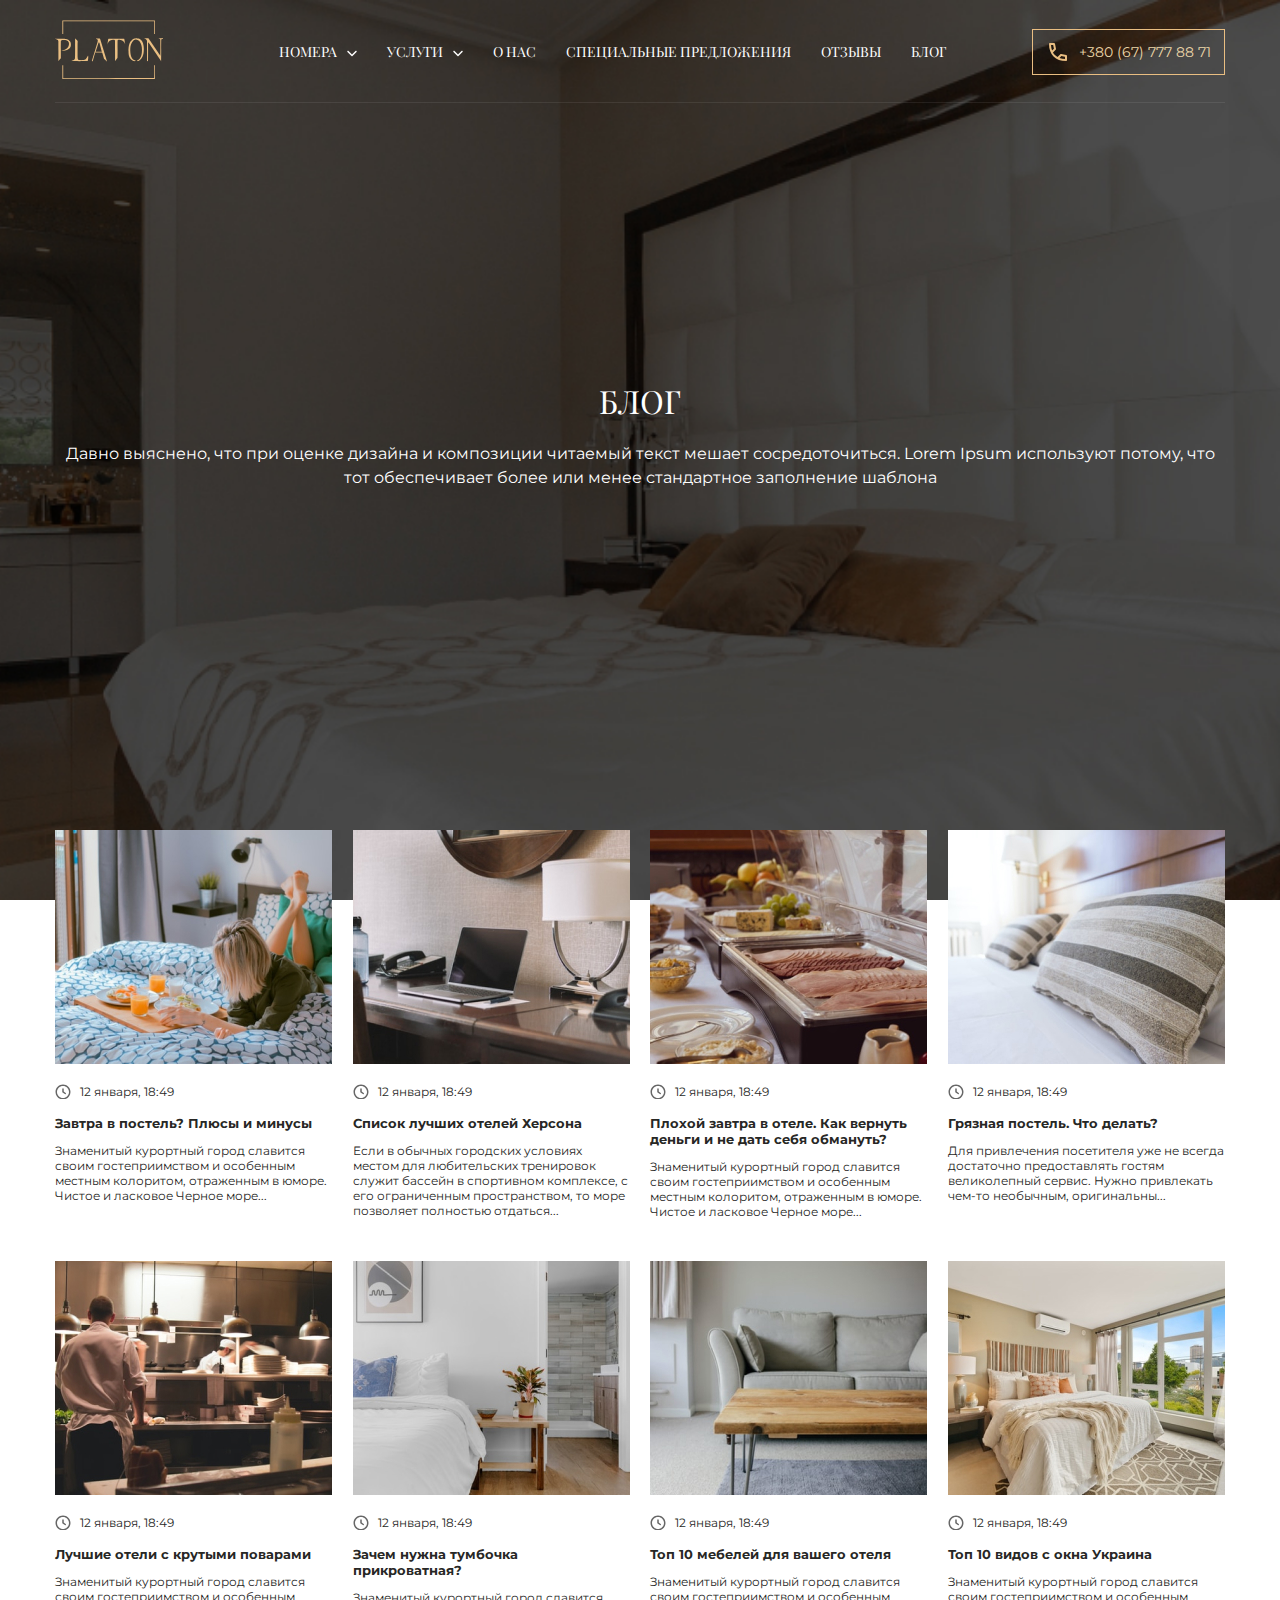
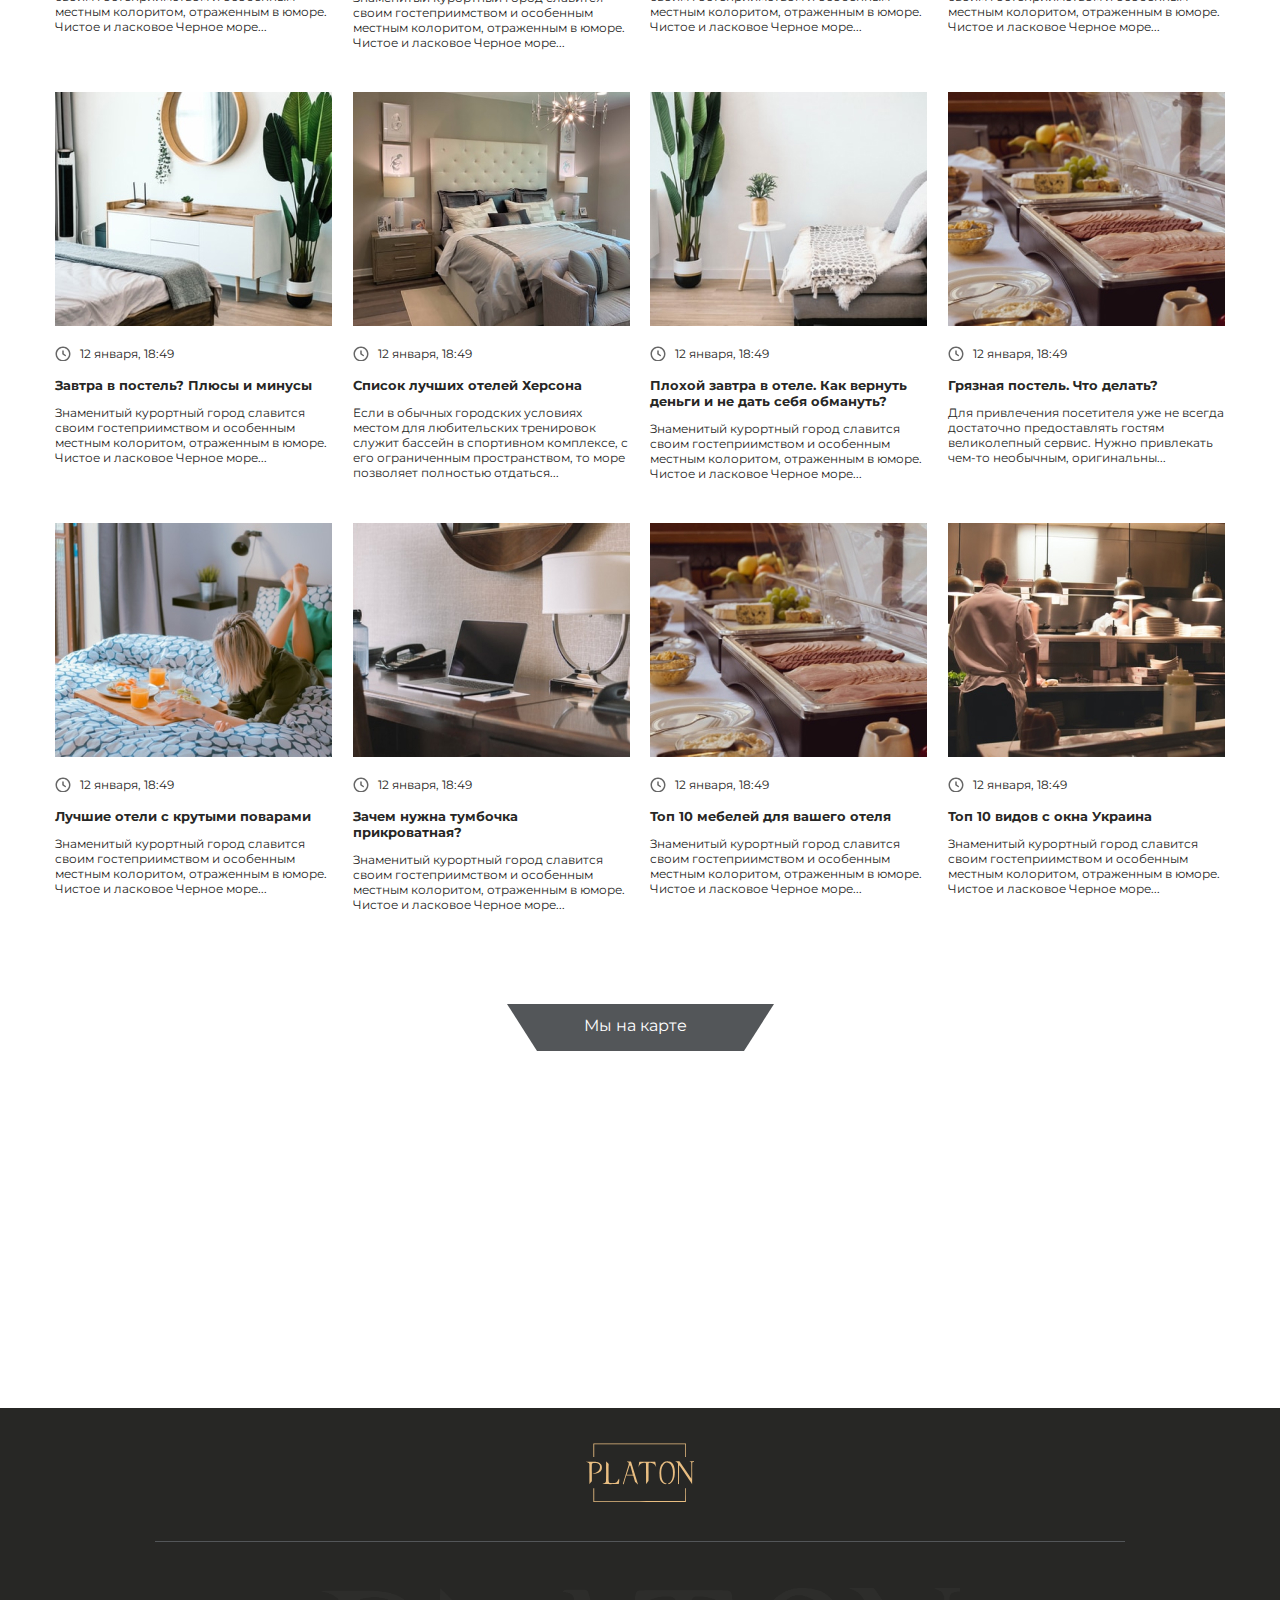
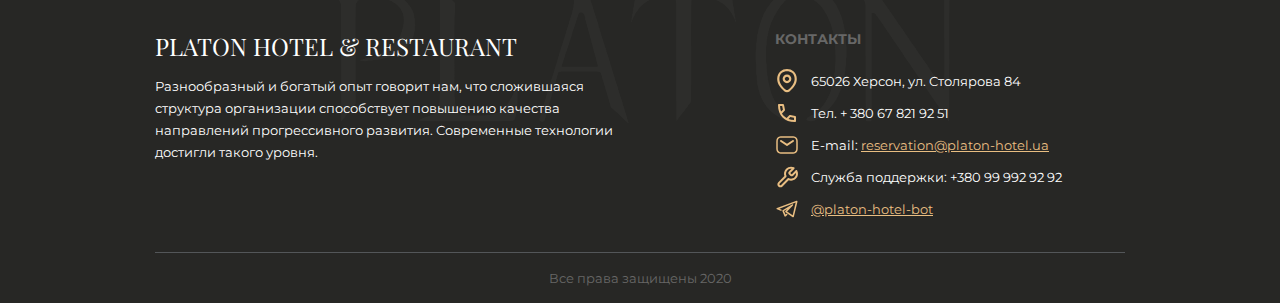
<file: blog.html>
<!DOCTYPE html>
<html lang="ru">
<head>
	<meta charset="UTF-8">
	<meta name="viewport" content="width=device-width, initial-scale=1.0">
	<link rel="preconnect" href="https://fonts.gstatic.com">
	<link href="https://fonts.googleapis.com/css2?family=Montserrat:wght@400;700&family=Playfair+Display&display=swap" rel="stylesheet">
	<link rel="stylesheet" href="accets/slick/slick.css">
	<link rel="stylesheet" href="accets/slick/slick-theme.css">
	<link rel="stylesheet" type="text/css" href="accets/css/style.css">
	
	<title>Platon - Блог</title>
</head>
<body>
<!-- Sprite -->
<svg style="display: none;">
	<symbol id="time" viewBox="0 0 24 24">
		<path fill-rule="evenodd" clip-rule="evenodd" d="M12 2.25C6.61522 2.25 2.25 6.61522 2.25 12C2.25 17.3848 6.61522 21.75 12 21.75C17.3848 21.75 21.75 17.3848 21.75 12C21.75 6.61522 17.3848 2.25 12 2.25ZM3.75 12C3.75 7.44365 7.44365 3.75 12 3.75C16.5563 3.75 20.25 7.44365 20.25 12C20.25 16.5563 16.5563 20.25 12 20.25C7.44365 20.25 3.75 16.5563 3.75 12ZM13 8C13 7.44772 12.5523 7 12 7C11.4477 7 11 7.44772 11 8V12C11 12.3344 11.1671 12.6466 11.4453 12.8321L14.4453 14.8321C14.9048 15.1384 15.5257 15.0142 15.8321 14.5547C16.1384 14.0952 16.0142 13.4743 15.5547 13.1679L13 11.4648V8Z"/>
	</symbol>
	<symbol id="book" viewBox="0 0 24 24">
		<path fill-rule="evenodd" clip-rule="evenodd" d="M21 2.25H20.945C18.991 2.24998 17.4326 2.24996 15.9908 2.5121C14.6356 2.7585 13.3992 3.23163 12 4.10704C10.6008 3.23163 9.36438 2.7585 8.00916 2.5121C6.56741 2.24996 5.00897 2.24998 3.05503 2.25H3.05502H3C2.80109 2.25 2.61032 2.32902 2.46967 2.46967C2.32902 2.61032 2.25 2.80109 2.25 3V15C2.25 15.4142 2.58579 15.75 3 15.75C5.02025 15.75 6.4461 15.7525 7.74084 15.9879C9.0029 16.2174 10.1582 16.6735 11.584 17.624C11.8359 17.792 12.1641 17.792 12.416 17.624C13.8418 16.6735 14.9971 16.2174 16.2592 15.9879C17.5539 15.7525 18.9798 15.75 21 15.75C21.4142 15.75 21.75 15.4142 21.75 15V3C21.75 2.58579 21.4142 2.25 21 2.25ZM7.74084 3.9879C8.90291 4.19919 9.97448 4.60267 11.25 5.40729V15.6677C10.1465 15.0668 9.11756 14.7136 8.00916 14.5121C6.74252 14.2818 5.38582 14.2538 3.75 14.2505V3.75061C5.38435 3.75449 6.6124 3.78273 7.74084 3.9879ZM15.9908 14.5121C14.8824 14.7136 13.8535 15.0668 12.75 15.6677V5.40729C14.0255 4.60267 15.0971 4.19919 16.2592 3.9879C17.3876 3.78273 18.6156 3.75448 20.25 3.75061V14.2505C18.6142 14.2538 17.2575 14.2818 15.9908 14.5121ZM3 17.75C2.58579 17.75 2.25 18.0858 2.25 18.5C2.25 18.9142 2.58579 19.25 3 19.25C4.97377 19.25 6.39687 19.3743 7.67766 19.7236C8.95056 20.0707 10.1262 20.6522 11.584 21.624C11.8359 21.792 12.1641 21.792 12.416 21.624C13.8738 20.6522 15.0494 20.0707 16.3223 19.7236C17.6031 19.3743 19.0262 19.25 21 19.25C21.4142 19.25 21.75 18.9142 21.75 18.5C21.75 18.0858 21.4142 17.75 21 17.75C18.9738 17.75 17.3969 17.8757 15.9277 18.2764C14.585 18.6426 13.3686 19.2283 12 20.1041C10.6314 19.2283 9.41499 18.6426 8.07234 18.2764C6.60313 17.8757 5.02623 17.75 3 17.75Z"/>
	</symbol>
	<symbol id="arrowL" viewBox="0 0 22 22">
	<path fill-rule="evenodd" clip-rule="evenodd" d="M20.25 11C20.25 5.89137 16.1086 1.75 11 1.75C5.89137 1.75 1.75 5.89137 1.75 11C1.75 16.1086 5.89137 20.25 11 20.25C16.1086 20.25 20.25 16.1086 20.25 11ZM11 0.25C16.9371 0.25 21.75 5.06294 21.75 11C21.75 16.9371 16.9371 21.75 11 21.75C5.06294 21.75 0.25 16.9371 0.25 11C0.25 5.06294 5.06294 0.25 11 0.25ZM9.46967 7.46967C9.76256 7.17678 10.2374 7.17678 10.5303 7.46967C10.8232 7.76256 10.8232 8.23744 10.5303 8.53033L8.81066 10.25H15C15.4142 10.25 15.75 10.5858 15.75 11C15.75 11.4142 15.4142 11.75 15 11.75H8.81066L10.5303 13.4697C10.8232 13.7626 10.8232 14.2374 10.5303 14.5303C10.2374 14.8232 9.76256 14.8232 9.46967 14.5303L6.46967 11.5303C6.17678 11.2374 6.17678 10.7626 6.46967 10.4697L9.46967 7.46967Z"/>
	</symbol>
	<symbol id="arrowR" viewBox="0 0 24 24">
		<path fill-rule="evenodd" clip-rule="evenodd" d="M2.75 12C2.75 6.89137 6.89137 2.75 12 2.75C17.1086 2.75 21.25 6.89137 21.25 12C21.25 17.1086 17.1086 21.25 12 21.25C6.89137 21.25 2.75 17.1086 2.75 12ZM12 1.25C6.06294 1.25 1.25 6.06294 1.25 12C1.25 17.9371 6.06294 22.75 12 22.75C17.9371 22.75 22.75 17.9371 22.75 12C22.75 6.06294 17.9371 1.25 12 1.25ZM13.5303 8.46967C13.2374 8.17678 12.7626 8.17678 12.4697 8.46967C12.1768 8.76256 12.1768 9.23744 12.4697 9.53033L14.1893 11.25H8C7.58579 11.25 7.25 11.5858 7.25 12C7.25 12.4142 7.58579 12.75 8 12.75H14.1893L12.4697 14.4697C12.1768 14.7626 12.1768 15.2374 12.4697 15.5303C12.7626 15.8232 13.2374 15.8232 13.5303 15.5303L16.5303 12.5303C16.8232 12.2374 16.8232 11.7626 16.5303 11.4697L13.5303 8.46967Z"/>
	</symbol>
	<symbol id="map" viewBox="0 0 18 22">
		<path fill-rule="evenodd" clip-rule="evenodd" d="M2 9.14818C2 6.69712 2.89314 4.93541 4.17115 3.77835C5.46619 2.60588 7.21809 2 9 2C10.7819 2 12.5338 2.6059 13.8288 3.77837C15.1069 4.93543 16 6.69715 16 9.14818C16 11.2169 15.1914 13.1311 14.0546 14.7968C12.9182 16.4618 11.49 17.8244 10.3478 18.767C9.55 19.4253 8.45042 19.4254 7.65255 18.767C6.5103 17.8245 5.082 16.4619 3.94552 14.7968C2.80865 13.1311 2 11.217 2 9.14818ZM18 9.14818C18 6.16712 16.8931 3.85474 15.1712 2.29574C13.4662 0.752148 11.2181 5.54326e-06 9 0C6.78191 -5.60281e-06 4.53381 0.752126 2.82885 2.29572C1.10686 3.85472 0 6.1671 0 9.14818C0 11.7472 1.01476 14.0506 2.29362 15.9243C3.57287 17.7985 5.15262 19.2971 6.37964 20.3096C7.91657 21.5778 10.0839 21.5778 11.6208 20.3095C12.8478 19.297 14.4274 17.7985 15.7066 15.9242C16.9853 14.0505 18 11.7471 18 9.14818ZM7 9.00003C7 7.89546 7.89543 7.00003 9 7.00003C10.1046 7.00003 11 7.89546 11 9.00003C11 10.1046 10.1046 11 9 11C7.89543 11 7 10.1046 7 9.00003ZM9 5.00003C6.79086 5.00003 5 6.79089 5 9.00003C5 11.2092 6.79086 13 9 13C11.2091 13 13 11.2092 13 9.00003C13 6.79089 11.2091 5.00003 9 5.00003Z"/>
	</symbol>
	<symbol id="tel" viewBox="0 0 24 24">
		<path fill-rule="evenodd" clip-rule="evenodd" d="M3 4C3 3.44772 3.44772 3 4 3H8C8.47668 3 8.8871 3.33646 8.98058 3.80388L9.98058 8.80388C10.0462 9.13174 9.94353 9.47068 9.70711 9.70711L6.97995 12.4343C7.53364 13.411 8.19591 14.2817 8.95711 15.0429C9.7183 15.8041 10.589 16.4664 11.5657 17.0201L14.2929 14.2929C14.5293 14.0565 14.8683 13.9538 15.1961 14.0194L20.1961 15.0194C20.6635 15.1129 21 15.5233 21 16V16.0078V16.0156V16.0234V16.0312V16.0391V16.0469V16.0547V16.0625V16.0703V16.0781V16.0859V16.0938V16.1016V16.1094V16.1172V16.125V16.1328V16.1406V16.1484V16.1562V16.1641V16.1719V16.1797V16.1875V16.1953V16.2031V16.2109V16.2188V16.2266V16.2344V16.2422V16.25V16.2578V16.2656V16.2734V16.2812V16.2891V16.2969V16.3047V16.3125V16.3203V16.3281V16.3359V16.3438V16.3516V16.3594V16.3672V16.375V16.3828V16.3906V16.3984V16.4062V16.4141V16.4219V16.4297V16.4375V16.4453V16.4531V16.4609V16.4688V16.4766V16.4844V16.4922V16.5V16.5078V16.5156V16.5234V16.5312V16.5391V16.5469V16.5547V16.5625V16.5703V16.5781V16.5859V16.5938V16.6016V16.6094V16.6172V16.625V16.6328V16.6406V16.6484V16.6562V16.6641V16.6719V16.6797V16.6875V16.6953V16.7031V16.7109V16.7188V16.7266V16.7344V16.7422V16.75V16.7578V16.7656V16.7734V16.7812V16.7891V16.7969V16.8047V16.8125V16.8203V16.8281V16.8359V16.8438V16.8516V16.8594V16.8672V16.875V16.8828V16.8906V16.8984V16.9062V16.9141V16.9219V16.9297V16.9375V16.9453V16.9531V16.9609V16.9688V16.9766V16.9844V16.9922V17V17.0078V17.0156V17.0234V17.0312V17.0391V17.0469V17.0547V17.0625V17.0703V17.0781V17.0859V17.0938V17.1016V17.1094V17.1172V17.125V17.1328V17.1406V17.1484V17.1562V17.1641V17.1719V17.1797V17.1875V17.1953V17.2031V17.2109V17.2188V17.2266V17.2344V17.2422V17.25V17.2578V17.2656V17.2734V17.2812V17.2891V17.2969V17.3047V17.3125V17.3203V17.3281V17.3359V17.3438V17.3516V17.3594V17.3672V17.375V17.3828V17.3906V17.3984V17.4062V17.4141V17.4219V17.4297V17.4375V17.4453V17.4531V17.4609V17.4688V17.4766V17.4844V17.4922V17.5V17.5078V17.5156V17.5234V17.5312V17.5391V17.5469V17.5547V17.5625V17.5703V17.5781V17.5859V17.5938V17.6016V17.6094V17.6172V17.625V17.6328V17.6406V17.6484V17.6562V17.6641V17.6719V17.6797V17.6875V17.6953V17.7031V17.7109V17.7188V17.7266V17.7344V17.7422V17.75V17.7578V17.7656V17.7734V17.7812V17.7891V17.7969V17.8047V17.8125V17.8203V17.8281V17.8359V17.8438V17.8516V17.8594V17.8672V17.875V17.8828V17.8906V17.8984V17.9062V17.9141V17.9219V17.9297V17.9375V17.9453V17.9531V17.9609V17.9688V17.9766V17.9844V17.9922V18V18.0078V18.0156V18.0234V18.0312V18.0391V18.0469V18.0547V18.0625V18.0703V18.0781V18.0859V18.0938V18.1016V18.1094V18.1172V18.125V18.1328V18.1406V18.1484V18.1562V18.1641V18.1719V18.1797V18.1875V18.1953V18.2031V18.2109V18.2188V18.2266V18.2344V18.2422V18.25V18.2578V18.2656V18.2734V18.2812V18.2891V18.2969V18.3047V18.3125V18.3203V18.3281V18.3359V18.3438V18.3516V18.3594V18.3672V18.375V18.3828V18.3906V18.3984V18.4062V18.4141V18.4219V18.4297V18.4375V18.4453V18.4531V18.4609V18.4688V18.4766V18.4844V18.4922V18.5V18.5078V18.5156V18.5234V18.5312V18.5391V18.5469V18.5547V18.5625V18.5703V18.5781V18.5859V18.5938V18.6016V18.6094V18.6172V18.625V18.6328V18.6406V18.6484V18.6562V18.6641V18.6719V18.6797V18.6875V18.6953V18.7031V18.7109V18.7188V18.7266V18.7344V18.7422V18.75V18.7578V18.7656V18.7734V18.7812V18.7891V18.7969V18.8047V18.8125V18.8203V18.8281V18.8359V18.8438V18.8516V18.8594V18.8672V18.875V18.8828V18.8906V18.8984V18.9062V18.9141V18.9219V18.9297V18.9375V18.9453V18.9531V18.9609V18.9688V18.9766V18.9844V18.9922V19V19.0078V19.0156V19.0234V19.0312V19.0391V19.0469V19.0547V19.0625V19.0703V19.0781V19.0859V19.0938V19.1016V19.1094V19.1172V19.125V19.1328V19.1406V19.1484V19.1562V19.1641V19.1719V19.1797V19.1875V19.1953V19.2031V19.2109V19.2188V19.2266V19.2344V19.2422V19.25V19.2578V19.2656V19.2734V19.2812V19.2891V19.2969V19.3047V19.3125V19.3203V19.3281V19.3359V19.3438V19.3516V19.3594V19.3672V19.375V19.3828V19.3906V19.3984V19.4062V19.4141V19.4219V19.4297V19.4375V19.4453V19.4531V19.4609V19.4688V19.4766V19.4844V19.4922V19.5V19.5078V19.5156V19.5234V19.5312V19.5391V19.5469V19.5547V19.5625V19.5703V19.5781V19.5859V19.5938V19.6016V19.6094V19.6172V19.625V19.6328V19.6406V19.6484V19.6562V19.6641V19.6719V19.6797V19.6875V19.6953V19.7031V19.7109V19.7188V19.7266V19.7344V19.7422V19.75V19.7578V19.7656V19.7734V19.7812V19.7891V19.7969V19.8047V19.8125V19.8203V19.8281V19.8359V19.8438V19.8516V19.8594V19.8672V19.875V19.8828V19.8906V19.8984V19.9062V19.9141V19.9219V19.9297V19.9375V19.9453V19.9531V19.9609V19.9688V19.9766V19.9844V19.9922V20C21 20.5523 20.5523 21 20 21C14.7995 21 10.5217 19.4359 7.54289 16.4571C4.56408 13.4783 3 9.20051 3 4ZM13.4951 17.9191C15.1117 18.5268 16.9502 18.89 19 18.9787V18.9766V18.9688V18.9609V18.9531V18.9453V18.9375V18.9297V18.9219V18.9141V18.9062V18.8984V18.8906V18.8828V18.875V18.8672V18.8594V18.8516V18.8438V18.8359V18.8281V18.8203V18.8125V18.8047V18.7969V18.7891V18.7812V18.7734V18.7656V18.7578V18.75V18.7422V18.7344V18.7266V18.7188V18.7109V18.7031V18.6953V18.6875V18.6797V18.6719V18.6641V18.6562V18.6484V18.6406V18.6328V18.625V18.6172V18.6094V18.6016V18.5938V18.5859V18.5781V18.5703V18.5625V18.5547V18.5469V18.5391V18.5312V18.5234V18.5156V18.5078V18.5V18.4922V18.4844V18.4766V18.4688V18.4609V18.4531V18.4453V18.4375V18.4297V18.4219V18.4141V18.4062V18.3984V18.3906V18.3828V18.375V18.3672V18.3594V18.3516V18.3438V18.3359V18.3281V18.3203V18.3125V18.3047V18.2969V18.2891V18.2812V18.2734V18.2656V18.2578V18.25V18.2422V18.2344V18.2266V18.2188V18.2109V18.2031V18.1953V18.1875V18.1797V18.1719V18.1641V18.1562V18.1484V18.1406V18.1328V18.125V18.1172V18.1094V18.1016V18.0938V18.0859V18.0781V18.0703V18.0625V18.0547V18.0469V18.0391V18.0312V18.0234V18.0156V18.0078V18V17.9922V17.9844V17.9766V17.9688V17.9609V17.9531V17.9453V17.9375V17.9297V17.9219V17.9141V17.9062V17.8984V17.8906V17.8828V17.875V17.8672V17.8594V17.8516V17.8438V17.8359V17.8281V17.8203V17.8125V17.8047V17.7969V17.7891V17.7812V17.7734V17.7656V17.7578V17.75V17.7422V17.7344V17.7266V17.7188V17.7109V17.7031V17.6953V17.6875V17.6797V17.6719V17.6641V17.6562V17.6484V17.6406V17.6328V17.625V17.6172V17.6094V17.6016V17.5938V17.5859V17.5781V17.5703V17.5625V17.5547V17.5469V17.5391V17.5312V17.5234V17.5156V17.5078V17.5V17.4922V17.4844V17.4766V17.4688V17.4609V17.4531V17.4453V17.4375V17.4297V17.4219V17.4141V17.4062V17.3984V17.3906V17.3828V17.375V17.3672V17.3594V17.3516V17.3438V17.3359V17.3281V17.3203V17.3125V17.3047V17.2969V17.2891V17.2812V17.2734V17.2656V17.2578V17.25V17.2422V17.2344V17.2266V17.2188V17.2109V17.2031V17.1953V17.1875V17.1797V17.1719V17.1641V17.1562V17.1484V17.1406V17.1328V17.125V17.1172V17.1094V17.1016V17.0938V17.0859V17.0781V17.0703V17.0625V17.0547V17.0469V17.0391V17.0312V17.0234V17.0156V17.0078V17V16.9922V16.9844V16.9766V16.9688V16.9609V16.9531V16.9453V16.9375V16.9297V16.9219V16.9141V16.9062V16.8984V16.8906V16.8828V16.875V16.8672V16.8594V16.8516V16.8438V16.8359V16.8281V16.8203V16.8198L15.3287 16.0855L13.4951 17.9191ZM6.08093 10.5049L7.91446 8.67133L7.1802 5H5.02133C5.10996 7.04982 5.4732 8.88831 6.08093 10.5049Z"/>
	</symbol>
	<symbol id="email" viewBox="0 0 24 24">
		<path fill-rule="evenodd" clip-rule="evenodd" d="M8.4 3.25H8.367C7.27486 3.24999 6.40936 3.24999 5.71173 3.30699C4.99834 3.36527 4.39472 3.48688 3.84355 3.76772C2.94978 4.22312 2.22312 4.94978 1.76772 5.84355C1.48688 6.39472 1.36527 6.99834 1.30699 7.71173C1.24999 8.40935 1.24999 9.27485 1.25 10.367V10.367V10.4V13.6V13.633C1.24999 14.7251 1.24999 15.5906 1.30699 16.2883C1.36527 17.0017 1.48688 17.6053 1.76772 18.1565C2.22312 19.0502 2.94978 19.7769 3.84355 20.2323C4.39472 20.5131 4.99834 20.6347 5.71173 20.693C6.40935 20.75 7.27485 20.75 8.36698 20.75H8.4H15.6H15.633C16.7252 20.75 17.5906 20.75 18.2883 20.693C19.0017 20.6347 19.6053 20.5131 20.1565 20.2323C21.0502 19.7769 21.7769 19.0502 22.2323 18.1565C22.5131 17.6053 22.6347 17.0017 22.693 16.2883C22.75 15.5906 22.75 14.7252 22.75 13.633V13.6V10.4V10.367C22.75 9.27484 22.75 8.40935 22.693 7.71173C22.6347 6.99834 22.5131 6.39472 22.2323 5.84355C21.7769 4.94978 21.0502 4.22312 20.1565 3.76772C19.6053 3.48688 19.0017 3.36527 18.2883 3.30699C17.5906 3.24999 16.7251 3.24999 15.633 3.25H15.6H8.4ZM4.52453 5.10423C4.829 4.94909 5.21325 4.85271 5.83388 4.80201C6.46327 4.75058 7.26752 4.75 8.4 4.75H15.6C16.7325 4.75 17.5367 4.75058 18.1661 4.80201C18.7867 4.85271 19.171 4.94909 19.4755 5.10423C20.087 5.41582 20.5842 5.913 20.8958 6.52453C21.0509 6.829 21.1473 7.21325 21.198 7.83388C21.2494 8.46326 21.25 9.26752 21.25 10.4V13.6C21.25 14.7325 21.2494 15.5367 21.198 16.1661C21.1473 16.7867 21.0509 17.171 20.8958 17.4755C20.5842 18.087 20.087 18.5842 19.4755 18.8958C19.171 19.0509 18.7867 19.1473 18.1661 19.198C17.5367 19.2494 16.7325 19.25 15.6 19.25H8.4C7.26752 19.25 6.46327 19.2494 5.83388 19.198C5.21325 19.1473 4.829 19.0509 4.52453 18.8958C3.913 18.5842 3.41582 18.087 3.10423 17.4755C2.94909 17.171 2.85271 16.7867 2.80201 16.1661C2.75058 15.5367 2.75 14.7325 2.75 13.6V10.4C2.75 9.26752 2.75058 8.46326 2.80201 7.83388C2.85271 7.21325 2.94909 6.829 3.10423 6.52453C3.41582 5.913 3.913 5.41582 4.52453 5.10423ZM6.5547 7.16795C6.09517 6.8616 5.4743 6.98577 5.16795 7.4453C4.8616 7.90483 4.98577 8.5257 5.4453 8.83205L11.4453 12.8321C11.7812 13.056 12.2188 13.056 12.5547 12.8321L18.5547 8.83205C19.0142 8.5257 19.1384 7.90483 18.8321 7.4453C18.5257 6.98577 17.9048 6.8616 17.4453 7.16795L12 10.7981L6.5547 7.16795Z"/>
	</symbol>
	<symbol id="wrench" viewBox="0 0 24 24">
		<path fill-rule="evenodd" clip-rule="evenodd" d="M19.5825 3.07635C19.6374 3.3963 19.5336 3.72298 19.304 3.95252L15.7271 7.52948C15.5174 7.73915 15.4032 7.85444 15.3275 7.94361C15.3245 7.94716 15.3217 7.95054 15.319 7.95374C15.3217 7.95695 15.3245 7.96033 15.3275 7.96388C15.4032 8.05305 15.5174 8.16833 15.7271 8.37801L16.2928 8.94369C16.5024 9.15337 16.6177 9.26755 16.7069 9.34325C16.7104 9.34627 16.7138 9.3491 16.717 9.35177C16.7202 9.3491 16.7236 9.34627 16.7272 9.34325C16.8163 9.26755 16.9316 9.15337 17.1413 8.94369L20.7183 5.36673C20.9478 5.13719 21.2745 5.03335 21.5944 5.08823C21.9144 5.14311 22.1878 5.34988 22.3277 5.64279C23.57 8.24346 23.1159 11.4543 20.9597 13.6106C18.9842 15.586 16.1237 16.1328 13.658 15.2554L7.52464 21.3888C6.35307 22.5603 4.45357 22.5603 3.282 21.3888C2.11043 20.2172 2.11043 18.3177 3.282 17.1461L9.41539 11.0127C8.53793 8.54712 9.08474 5.68653 11.0602 3.7111C13.2164 1.55485 16.4273 1.10072 19.028 2.34308C19.3209 2.48301 19.5277 2.75641 19.5825 3.07635ZM16.7175 3.71064C15.213 3.49689 13.6305 3.96924 12.4744 5.12532C10.9361 6.6636 10.6084 8.95698 11.4968 10.8168C11.6795 11.1992 11.6013 11.6553 11.3016 11.955L4.69621 18.5603C4.30569 18.9509 4.30569 19.584 4.69621 19.9746C5.08674 20.3651 5.7199 20.3651 6.11043 19.9746L12.7158 13.3692C13.0155 13.0695 13.4715 12.9913 13.854 13.174C15.7138 14.0624 18.0072 13.7347 19.5455 12.1964C20.7015 11.0403 21.1739 9.45777 20.9601 7.95328L18.5555 10.3579L18.533 10.3805C18.3545 10.5589 18.1807 10.7328 18.0215 10.8679C17.8467 11.0164 17.6248 11.1759 17.3351 11.2701C16.9334 11.4006 16.5007 11.4006 16.099 11.2701C15.8093 11.1759 15.5874 11.0164 15.4125 10.8679C15.2533 10.7328 15.0795 10.5589 14.9011 10.3805C14.8936 10.373 14.8861 10.3654 14.8786 10.3579L14.3129 9.79222C14.3053 9.78469 14.2978 9.77718 14.2903 9.76967C14.1118 9.59123 13.938 9.41745 13.8028 9.25823C13.6544 9.08338 13.4948 8.86149 13.4007 8.57178C13.2702 8.17009 13.2702 7.7374 13.4007 7.33571C13.4948 7.04599 13.6544 6.8241 13.8028 6.64925C13.938 6.49004 14.1118 6.31626 14.2903 6.13782C14.2978 6.13031 14.3053 6.12279 14.3129 6.11526L16.7175 3.71064Z"/>
	</symbol>
	<symbol id="telegram" viewBox="0 0 24 24">
		<path d="M18.1425 20.3326C17.9871 20.3337 17.835 20.2866 17.7075 20.1976L10.5 15.1426C10.4109 15.0797 10.3365 14.9982 10.2821 14.9036C10.2277 14.809 10.1946 14.7037 10.185 14.5951C10.1749 14.4852 10.1892 14.3745 10.2268 14.2708C10.2644 14.1671 10.3244 14.0729 10.4025 13.9951L12.3675 12.0001L9.00004 14.1076L10.5 17.5501L11.16 16.8901C11.3003 16.7488 11.4909 16.6691 11.6899 16.6684C11.8889 16.6677 12.0801 16.7461 12.2213 16.8863C12.3625 17.0265 12.4423 17.2171 12.443 17.4162C12.4437 17.6152 12.3653 17.8063 12.225 17.9476L10.725 19.3876C10.6386 19.4749 10.532 19.5397 10.4146 19.5761C10.2972 19.6126 10.1727 19.6197 10.0519 19.5967C9.93115 19.5738 9.8179 19.5215 9.7221 19.4445C9.62631 19.3674 9.55091 19.2681 9.50254 19.1551L7.33504 14.1001C7.26565 13.9348 7.25776 13.7501 7.31279 13.5795C7.36783 13.4089 7.48215 13.2636 7.63504 13.1701L17.025 7.38756C17.1816 7.29117 17.3682 7.25567 17.5493 7.28781C17.7303 7.31995 17.8933 7.4175 18.0071 7.5619C18.121 7.70631 18.1778 7.88751 18.1668 8.07107C18.1559 8.25464 18.0778 8.42777 17.9475 8.55756L12.0825 14.4226L17.6625 18.3376L20.6625 5.58756L4.33504 11.6626L6.14254 12.4126C6.23958 12.4451 6.32892 12.4972 6.40507 12.5656C6.48121 12.634 6.54255 12.7173 6.5853 12.8103C6.62805 12.9033 6.65132 13.0041 6.65366 13.1064C6.656 13.2088 6.63736 13.3105 6.59891 13.4053C6.56045 13.5002 6.50298 13.5862 6.43004 13.658C6.3571 13.7298 6.27023 13.7859 6.17479 13.8229C6.07934 13.8599 5.97733 13.8769 5.87505 13.873C5.77276 13.8691 5.67237 13.8443 5.58004 13.8001L1.97254 12.3376C1.83024 12.2836 1.70773 12.1876 1.62128 12.0623C1.53483 11.9371 1.48853 11.7885 1.48853 11.6363C1.48853 11.4841 1.53483 11.3355 1.62128 11.2103C1.70773 11.085 1.83024 10.989 1.97254 10.9351L21.4875 3.75006C21.6139 3.7045 21.7501 3.69368 21.882 3.71875C22.014 3.74381 22.1367 3.80384 22.2375 3.89256C22.3418 3.98388 22.4187 4.10231 22.4598 4.23471C22.5008 4.3671 22.5044 4.50828 22.47 4.64256L18.87 19.7551C18.8423 19.8752 18.7853 19.9867 18.7042 20.0795C18.6231 20.1724 18.5204 20.2439 18.405 20.2876C18.3207 20.3171 18.2319 20.3323 18.1425 20.3326Z"/>
</svg>
<!-- Header -->
<header>
	<div class="container">
		<div class="header__inner">
			<a class="header__logo" href="#">
				<img src="accets/images/logo.svg" alt="">
			</a>

			<nav class="nav">
				<div class="nav__submenu">Номера</div>
				<div class="nav__submenu">Услуги</div>
				<div class="nav__link">О нас</div>
				<div class="nav__link">Специальные предложения</div>
				<div class="nav__link">Отзывы</div>
				<div class="nav__link">Блог</div>
			</nav>

			<div class="header__item">
				<div class="header__local"></div>
				<div class="btn__tel">
					<svg class="icon__tel">
						<use xlink:href="#tel"></use>
					</svg>
				+380 (67) 777 88 71
				</div>
			</div>
		</div>
	</div>
</header>
<!-- Intro -->
<div class="intro text-center" style="background: url(accets/images/blog/blogs-intro.jpg) no-repeat center; background-size: cover;">
	<div class="container">
		<h1>
			БЛОГ
		</h1>
		<p>
			Давно выяснено, что при оценке дизайна и композиции читаемый текст мешает сосредоточиться. Lorem Ipsum используют потому, что тот обеспечивает более или менее стандартное заполнение шаблона
		</p>
	</div>
</div>

<div class="container">
	<div class="blog">
		<div class="blog__item">
			<div class="blog__img">
				<img src="accets/images/blog/1.jpg">
			</div>
			<ul>
				<li>12 января, 18:49</li>
			</ul>
			<h6>Завтра в постель? Плюсы и минусы</h6>
			<p>Знаменитый курортный город славится своим гостеприимством и особенным местным колоритом, отраженным в юморе. Чистое и ласковое Черное море...</p>
		</div>
		<div class="blog__item">
			<div class="blog__img">
				<img src="accets/images/blog/2.jpg">
			</div>
			<ul>
				<li>12 января, 18:49</li>
			</ul>
			<h6>Список лучших отелей Херсона</h6>
			<p>Если в обычных городских условиях местом для любительских тренировок служит бассейн в спортивном комплексе, с его ограниченным пространством, то море позволяет полностью отдаться...</p>
		</div>
		<div class="blog__item">
			<div class="blog__img">
				<img src="accets/images/blog/3.jpg">
			</div>
			<ul>
				<li>12 января, 18:49</li>
			</ul>
			<h6>Плохой завтра в отеле. Как вернуть деньги и не дать себя обмануть?</h6>
			<p>Знаменитый курортный город славится своим гостеприимством и особенным местным колоритом, отраженным в юморе. Чистое и ласковое Черное море...</p>
		</div>
		<div class="blog__item">
			<div class="blog__img">
				<img src="accets/images/blog/4.jpg">
			</div>
			<ul>
				<li>12 января, 18:49</li>
			</ul>
			<h6>Грязная постель. Что делать?</h6>
			<p>Для привлечения посетителя уже не всегда достаточно предоставлять гостям великолепный сервис. Нужно привлекать чем-то необычным, оригинальны...</p>
		</div>
		<div class="blog__item">
			<div class="blog__img">
				<img src="accets/images/blog/5.jpg">
			</div>
			<ul>
				<li>12 января, 18:49</li>
			</ul>
			<h6>Лучшие отели с крутыми поварами</h6>
			<p>Знаменитый курортный город славится своим гостеприимством и особенным местным колоритом, отраженным в юморе. Чистое и ласковое Черное море...</p>
		</div>
		<div class="blog__item">
			<div class="blog__img">
				<img src="accets/images/blog/6.jpg">
			</div>
			<ul>
				<li>12 января, 18:49</li>
			</ul>
			<h6>Зачем нужна тумбочка прикроватная?</h6>
			<p>Знаменитый курортный город славится своим гостеприимством и особенным местным колоритом, отраженным в юморе. Чистое и ласковое Черное море...</p>
		</div>
		<div class="blog__item">
			<div class="blog__img">
				<img src="accets/images/blog/7.jpg">
			</div>
			<ul>
				<li>12 января, 18:49</li>
			</ul>
			<h6>Топ 10 мебелей для вашего отеля</h6>
			<p>Знаменитый курортный город славится своим гостеприимством и особенным местным колоритом, отраженным в юморе. Чистое и ласковое Черное море...</p>
		</div>
		<div class="blog__item">
			<div class="blog__img">
				<img src="accets/images/blog/8.jpg">
			</div>
			<ul>
				<li>12 января, 18:49</li>
			</ul>
			<h6>Топ 10 видов с окна Украина</h6>
			<p>Знаменитый курортный город славится своим гостеприимством и особенным местным колоритом, отраженным в юморе. Чистое и ласковое Черное море...</p>
		</div>
		<div class="blog__item">
			<div class="blog__img">
				<img src="accets/images/blog/9.jpg">
			</div>
			<ul>
				<li>12 января, 18:49</li>
			</ul>
			<h6>Завтра в постель? Плюсы и минусы</h6>
			<p>Знаменитый курортный город славится своим гостеприимством и особенным местным колоритом, отраженным в юморе. Чистое и ласковое Черное море...</p>
		</div>
		<div class="blog__item">
			<div class="blog__img">
				<img src="accets/images/blog/10.jpg">
			</div>
			<ul>
				<li>12 января, 18:49</li>
			</ul>
			<h6>Список лучших отелей Херсона</h6>
			<p>Если в обычных городских условиях местом для любительских тренировок служит бассейн в спортивном комплексе, с его ограниченным пространством, то море позволяет полностью отдаться...</p>
		</div>
		<div class="blog__item">
			<div class="blog__img">
				<img src="accets/images/blog/11.jpg">
			</div>
			<ul>
				<li>12 января, 18:49</li>
			</ul>
			<h6>Плохой завтра в отеле. Как вернуть деньги и не дать себя обмануть?</h6>
			<p>Знаменитый курортный город славится своим гостеприимством и особенным местным колоритом, отраженным в юморе. Чистое и ласковое Черное море...</p>
		</div>
		<div class="blog__item">
			<div class="blog__img">
				<img src="accets/images/blog/3.jpg">
			</div>
			<ul>
				<li>12 января, 18:49</li>
			</ul>
			<h6>Грязная постель. Что делать?</h6>
			<p>Для привлечения посетителя уже не всегда достаточно предоставлять гостям великолепный сервис. Нужно привлекать чем-то необычным, оригинальны...</p>
		</div>
		<div class="blog__item">
			<div class="blog__img">
				<img src="accets/images/blog/1.jpg">
			</div>
			<ul>
				<li>12 января, 18:49</li>
			</ul>
			<h6>Лучшие отели с крутыми поварами</h6>
			<p>Знаменитый курортный город славится своим гостеприимством и особенным местным колоритом, отраженным в юморе. Чистое и ласковое Черное море...</p>
		</div>
		<div class="blog__item">
			<div class="blog__img">
				<img src="accets/images/blog/2.jpg">
			</div>
			<ul>
				<li>12 января, 18:49</li>
			</ul>
			<h6>Зачем нужна тумбочка прикроватная?</h6>
			<p>Знаменитый курортный город славится своим гостеприимством и особенным местным колоритом, отраженным в юморе. Чистое и ласковое Черное море...</p>
		</div>
		<div class="blog__item">
			<div class="blog__img">
				<img src="accets/images/blog/3.jpg">
			</div>
			<ul>
				<li>12 января, 18:49</li>
			</ul>
			<h6>Топ 10 мебелей для вашего отеля</h6>
			<p>Знаменитый курортный город славится своим гостеприимством и особенным местным колоритом, отраженным в юморе. Чистое и ласковое Черное море...</p>
		</div>
		<div class="blog__item">
			<div class="blog__img">
				<img src="accets/images/blog/5.jpg">
			</div>
			<ul>
				<li>12 января, 18:49</li>
			</ul>
			<h6>Топ 10 видов с окна Украина</h6>
			<p>Знаменитый курортный город славится своим гостеприимством и особенным местным колоритом, отраженным в юморе. Чистое и ласковое Черное море...</p>
		</div>
	</div>
</div>
	
<div class="map">
	<div class="trapezium"><span>Мы на карте</span></div>	
	<iframe src="https://www.google.com/maps/embed?pb=!1m14!1m12!1m3!1d2739.402155453987!2d32.61523623317548!3d46.63857194705448!2m3!1f0!2f0!3f0!3m2!1i1024!2i768!4f13.1!5e0!3m2!1sru!2sua!4v1618690546232!5m2!1sru!2sua" width="100%" height="400" style="border:0;" allowfullscreen="" loading="lazy"></iframe>
</div>

<footer class="footer">
	<div class="footer__inner">
		<div class="footer__item-1">
			<div class="footer__logo">
				<a href="#">
					<img src="accets/images/logo.svg">
				</a>	
			</div>
		</div>
		<div class="footer__item-2">
			<div class="text-f">
				<h2>Platon Hotel & Restaurant</h2>
				<p class="p13 text-f">
					Разнообразный и богатый опыт говорит нам, что сложившаяся структура организации способствует повышению качества направлений прогрессивного развития. Современные технологии достигли такого уровня.
				</p>
			</div>
			<div>
				<h4>Контакты</h4>
				<div class="contacts">
					<div class="contacts__item">
						<svg class="contacts__icon">
							<use xlink:href="#map"></use>
						</svg>
						<p>65026 Херсон, ул. Столярова 84</p>
					</div>
					<div class="contacts__item">
						<svg class="contacts__icon">
							<use xlink:href="#tel"></use>
						</svg>
						<p>Тел. + 380 67 821 92 51</p>
					</div>
					<div class="contacts__item">
						<svg class="contacts__icon">
							<use xlink:href="#email"></use>
						</svg>
						<p>E-mail: <a href="#">reservation@platon-hotel.ua</a></p>
					</div>
					<div class="contacts__item">
						<svg class="contacts__icon">
							<use xlink:href="#wrench"></use>
						</svg>
						<p>Служба поддержки: +380 99 992 92 92</p>
					</div>
					<div class="contacts__item">
						<svg class="contacts__icon">
							<use xlink:href="#telegram"></use>
						</svg>
						<a href="#">@platon-hotel-bot</a>
					</div>
				</div>
			</div>
		</div>
	</div>
	<div class="copyright">
		Все права защищены 2020
	</div>
</footer>
<script src="https://code.jquery.com/jquery-2.2.0.min.js" type="text/javascript"></script>
<script type="text/javascript" src="accets/slick/slick.min.js"></script>
<script type="text/javascript" src="main.js"></script>
</body>
</html>
</file>
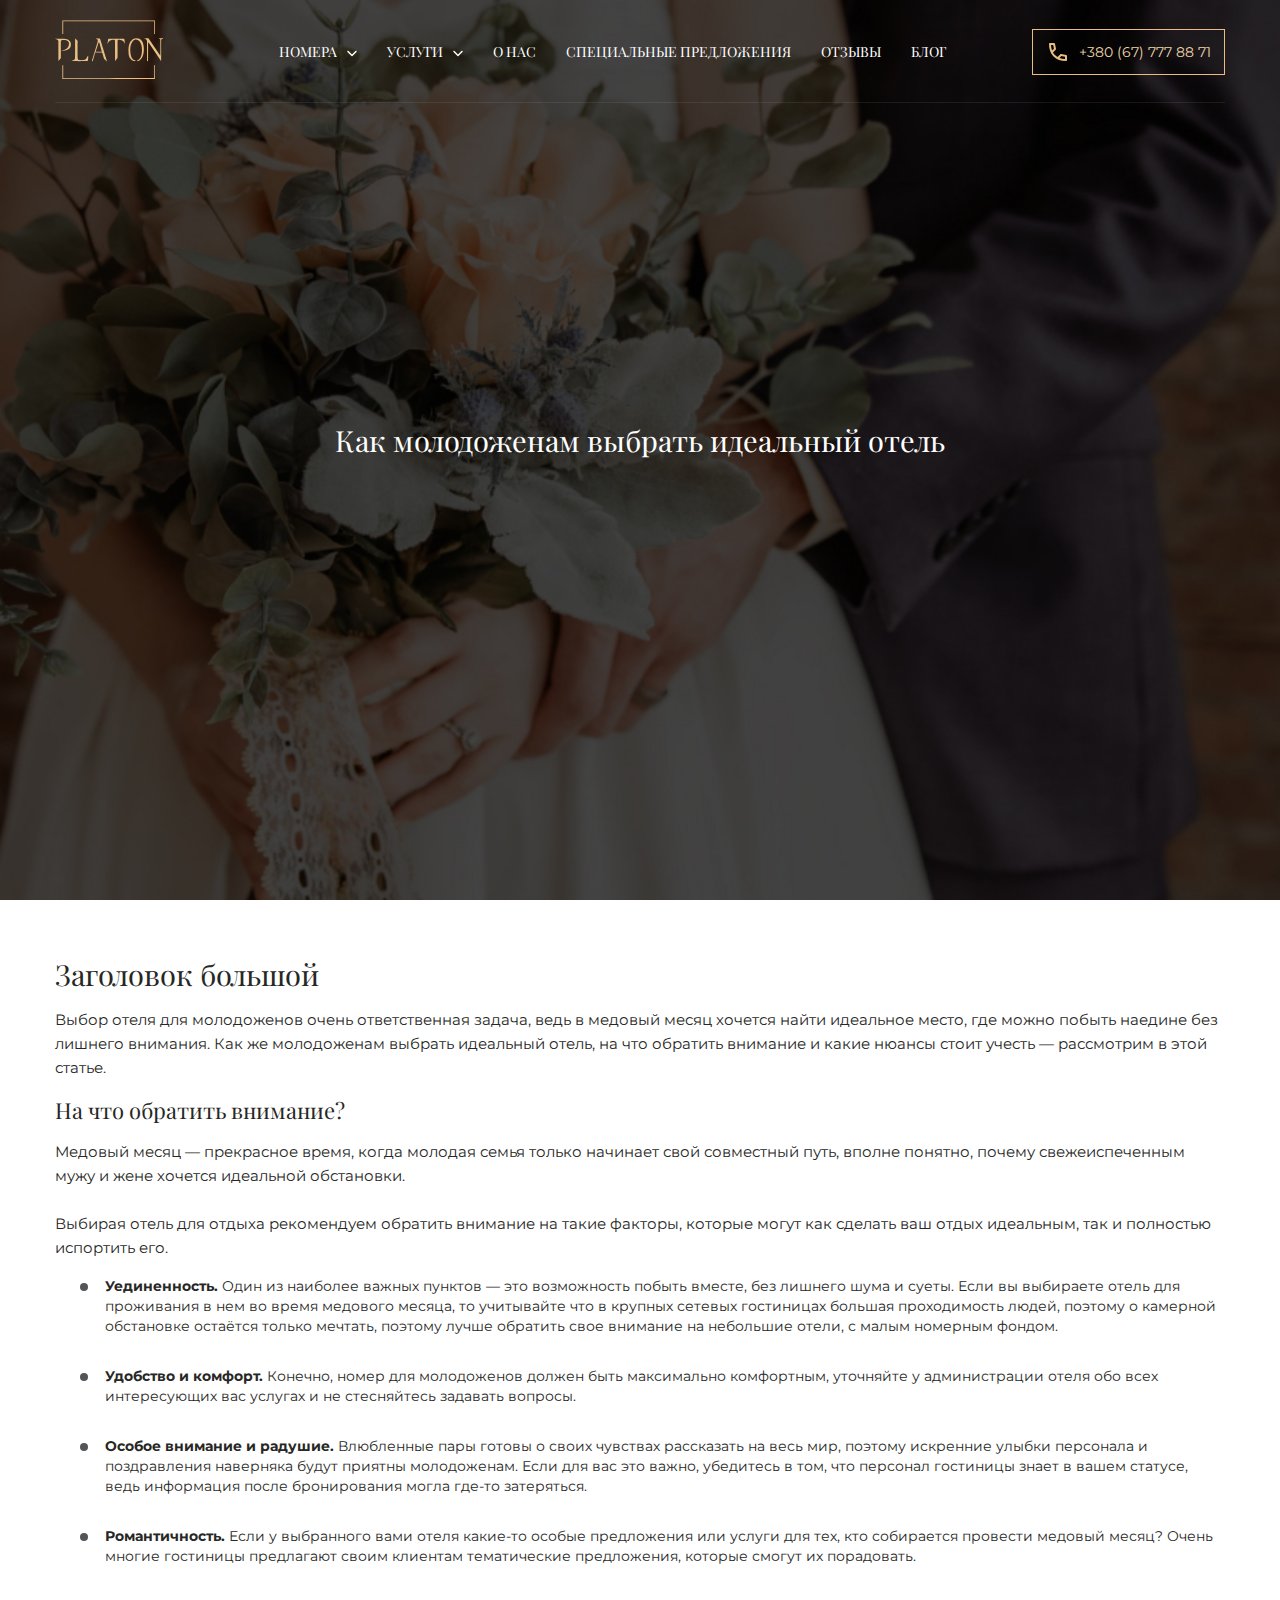
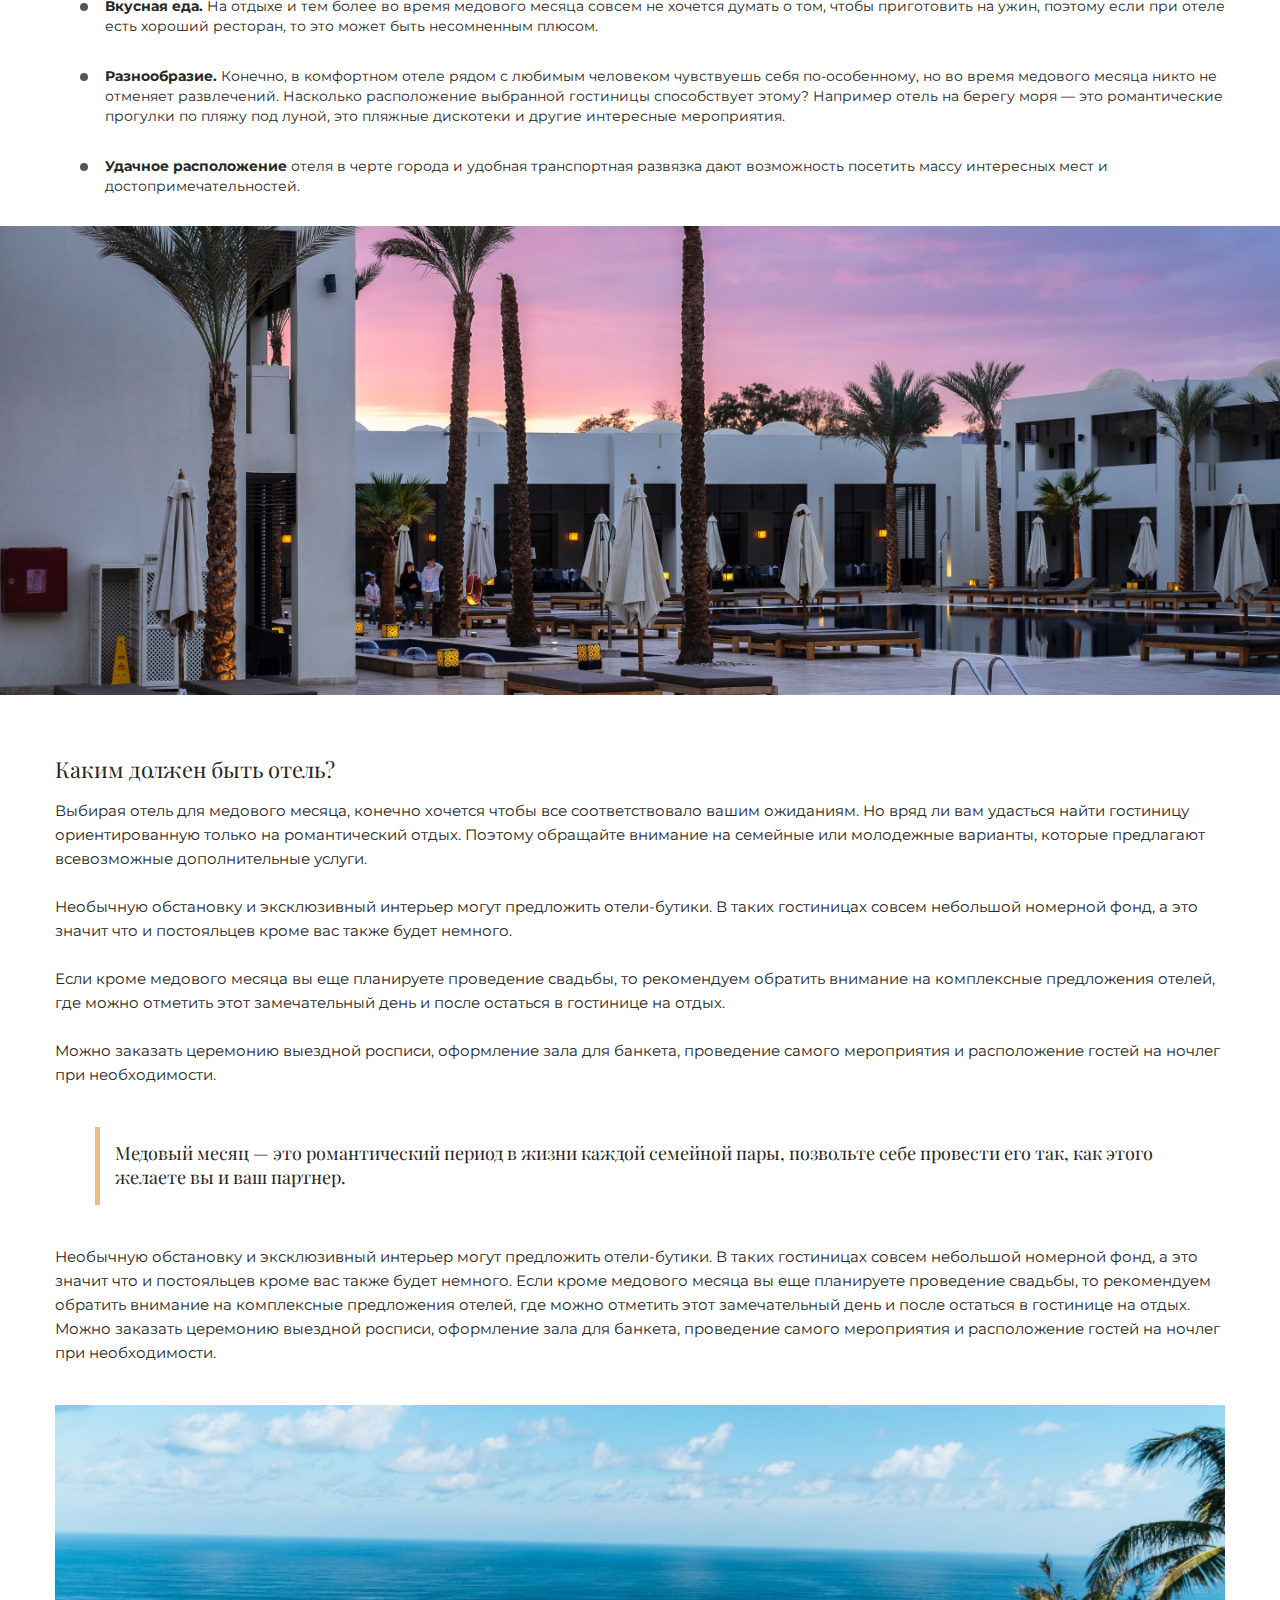
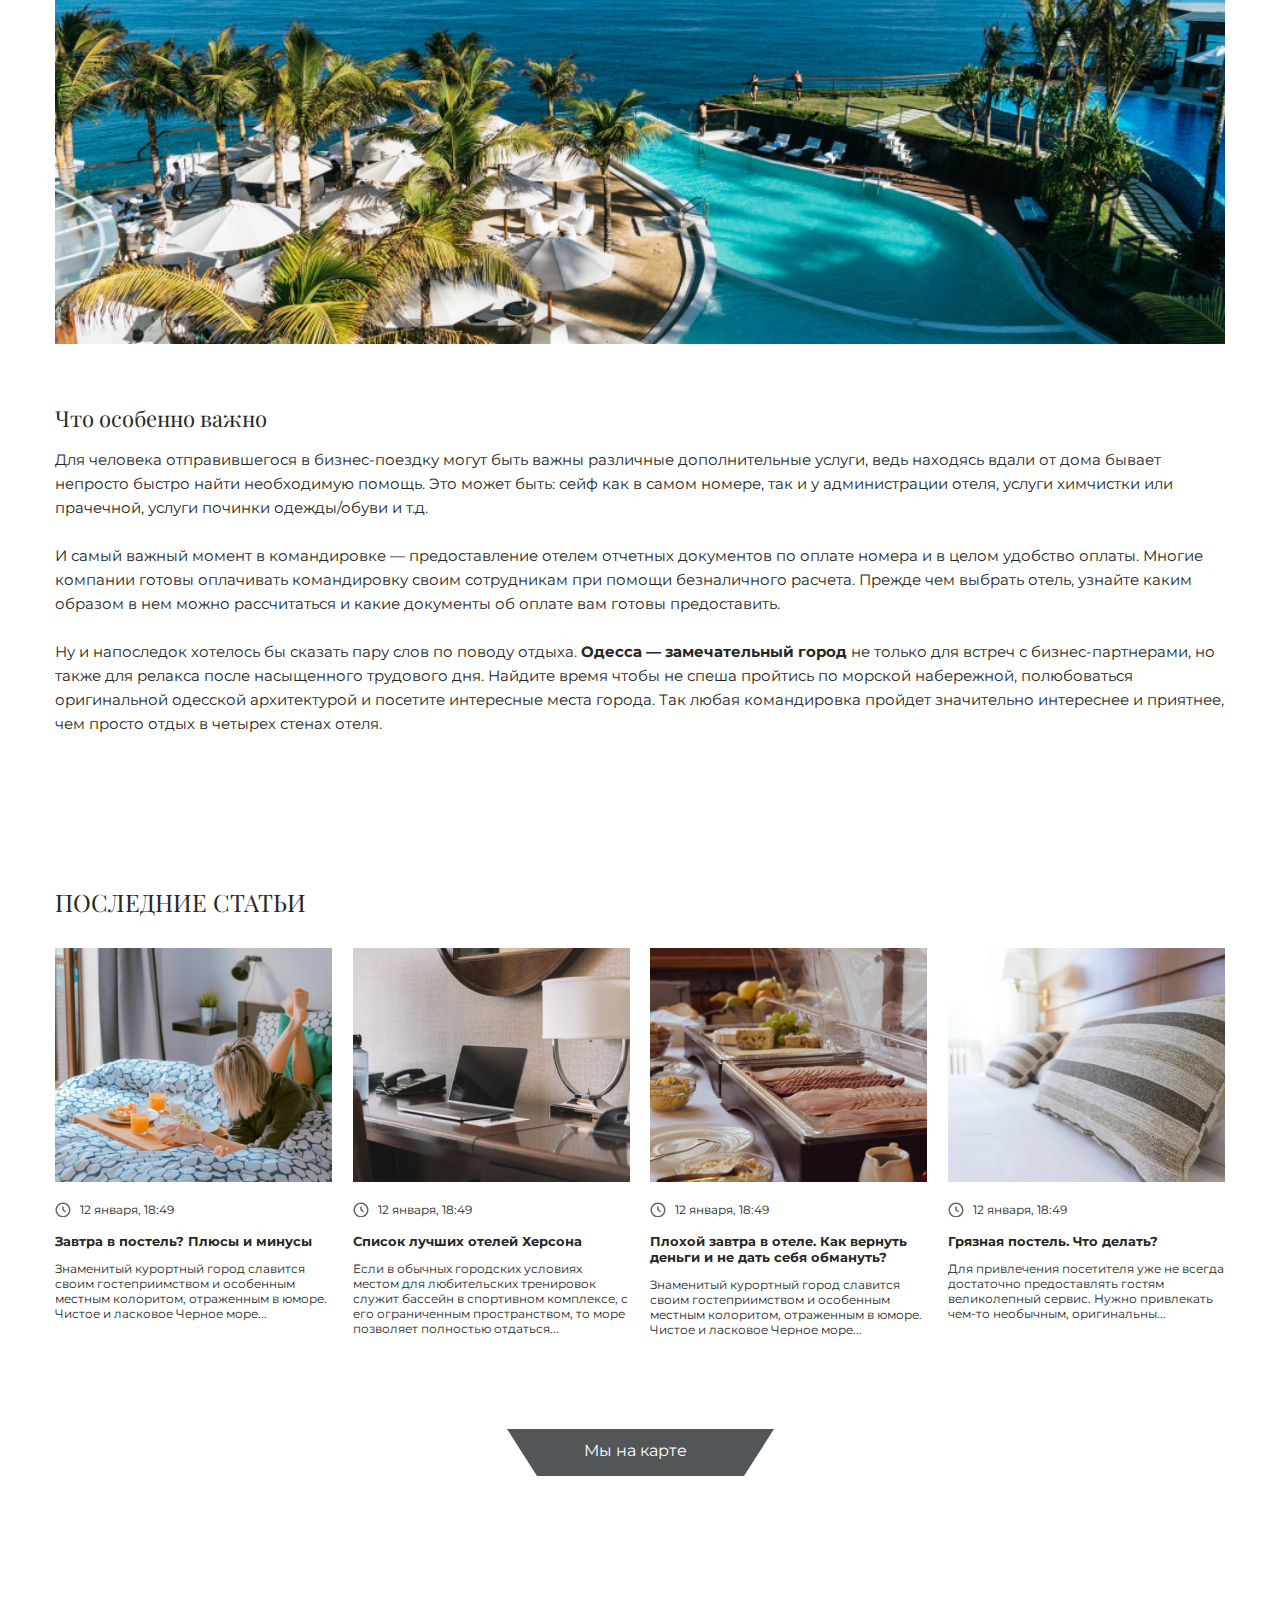
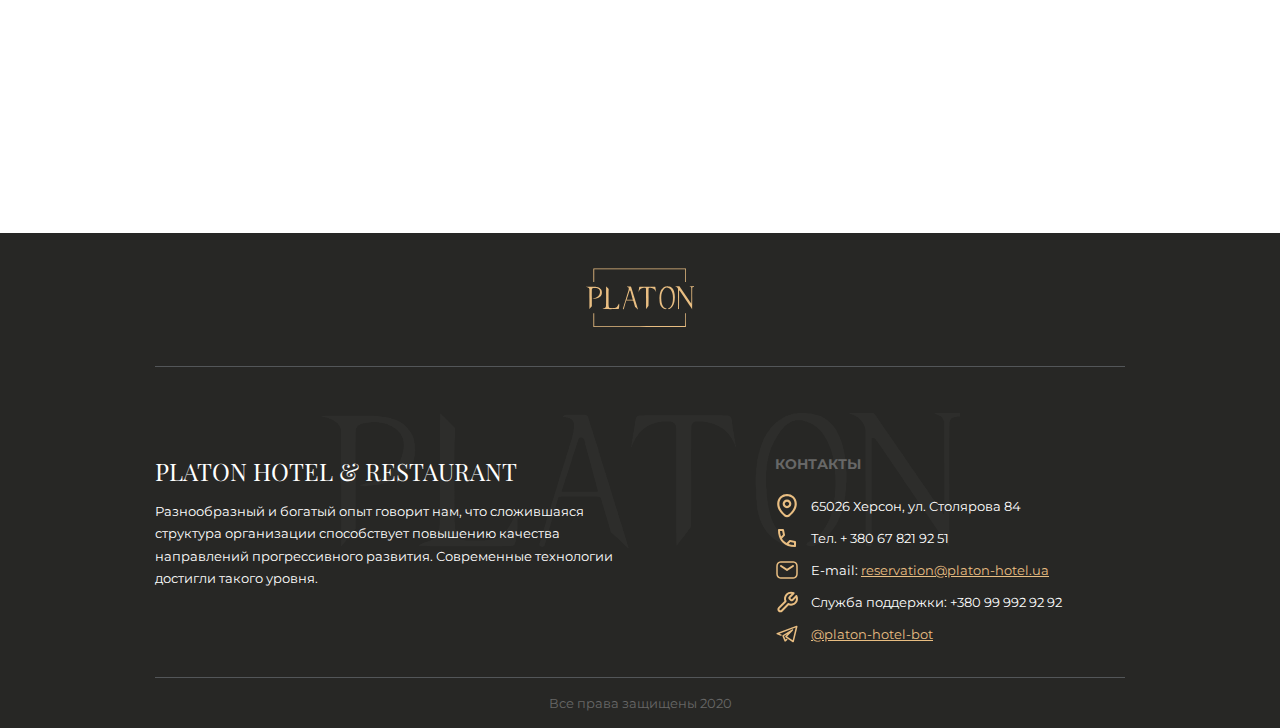
<file: blog_open.html>
<!DOCTYPE html>
<html lang="ru">
<head>
	<meta charset="UTF-8">
	<meta name="viewport" content="width=device-width, initial-scale=1.0">
	<link rel="preconnect" href="https://fonts.gstatic.com">
	<link href="https://fonts.googleapis.com/css2?family=Montserrat:wght@400;700&family=Playfair+Display&display=swap" rel="stylesheet">
	<link rel="stylesheet" href="accets/slick/slick.css">
	<link rel="stylesheet" href="accets/slick/slick-theme.css">
	<link rel="stylesheet" type="text/css" href="accets/css/style.css">
	
	<title>Platon - Блог</title>
</head>
<body>
<!-- Sprite -->
<svg style="display: none;">
	<symbol id="time" viewBox="0 0 24 24">
		<path fill-rule="evenodd" clip-rule="evenodd" d="M12 2.25C6.61522 2.25 2.25 6.61522 2.25 12C2.25 17.3848 6.61522 21.75 12 21.75C17.3848 21.75 21.75 17.3848 21.75 12C21.75 6.61522 17.3848 2.25 12 2.25ZM3.75 12C3.75 7.44365 7.44365 3.75 12 3.75C16.5563 3.75 20.25 7.44365 20.25 12C20.25 16.5563 16.5563 20.25 12 20.25C7.44365 20.25 3.75 16.5563 3.75 12ZM13 8C13 7.44772 12.5523 7 12 7C11.4477 7 11 7.44772 11 8V12C11 12.3344 11.1671 12.6466 11.4453 12.8321L14.4453 14.8321C14.9048 15.1384 15.5257 15.0142 15.8321 14.5547C16.1384 14.0952 16.0142 13.4743 15.5547 13.1679L13 11.4648V8Z"/>
	</symbol>
	<symbol id="book" viewBox="0 0 24 24">
		<path fill-rule="evenodd" clip-rule="evenodd" d="M21 2.25H20.945C18.991 2.24998 17.4326 2.24996 15.9908 2.5121C14.6356 2.7585 13.3992 3.23163 12 4.10704C10.6008 3.23163 9.36438 2.7585 8.00916 2.5121C6.56741 2.24996 5.00897 2.24998 3.05503 2.25H3.05502H3C2.80109 2.25 2.61032 2.32902 2.46967 2.46967C2.32902 2.61032 2.25 2.80109 2.25 3V15C2.25 15.4142 2.58579 15.75 3 15.75C5.02025 15.75 6.4461 15.7525 7.74084 15.9879C9.0029 16.2174 10.1582 16.6735 11.584 17.624C11.8359 17.792 12.1641 17.792 12.416 17.624C13.8418 16.6735 14.9971 16.2174 16.2592 15.9879C17.5539 15.7525 18.9798 15.75 21 15.75C21.4142 15.75 21.75 15.4142 21.75 15V3C21.75 2.58579 21.4142 2.25 21 2.25ZM7.74084 3.9879C8.90291 4.19919 9.97448 4.60267 11.25 5.40729V15.6677C10.1465 15.0668 9.11756 14.7136 8.00916 14.5121C6.74252 14.2818 5.38582 14.2538 3.75 14.2505V3.75061C5.38435 3.75449 6.6124 3.78273 7.74084 3.9879ZM15.9908 14.5121C14.8824 14.7136 13.8535 15.0668 12.75 15.6677V5.40729C14.0255 4.60267 15.0971 4.19919 16.2592 3.9879C17.3876 3.78273 18.6156 3.75448 20.25 3.75061V14.2505C18.6142 14.2538 17.2575 14.2818 15.9908 14.5121ZM3 17.75C2.58579 17.75 2.25 18.0858 2.25 18.5C2.25 18.9142 2.58579 19.25 3 19.25C4.97377 19.25 6.39687 19.3743 7.67766 19.7236C8.95056 20.0707 10.1262 20.6522 11.584 21.624C11.8359 21.792 12.1641 21.792 12.416 21.624C13.8738 20.6522 15.0494 20.0707 16.3223 19.7236C17.6031 19.3743 19.0262 19.25 21 19.25C21.4142 19.25 21.75 18.9142 21.75 18.5C21.75 18.0858 21.4142 17.75 21 17.75C18.9738 17.75 17.3969 17.8757 15.9277 18.2764C14.585 18.6426 13.3686 19.2283 12 20.1041C10.6314 19.2283 9.41499 18.6426 8.07234 18.2764C6.60313 17.8757 5.02623 17.75 3 17.75Z"/>
	</symbol>
	<symbol id="arrowL" viewBox="0 0 22 22">
	<path fill-rule="evenodd" clip-rule="evenodd" d="M20.25 11C20.25 5.89137 16.1086 1.75 11 1.75C5.89137 1.75 1.75 5.89137 1.75 11C1.75 16.1086 5.89137 20.25 11 20.25C16.1086 20.25 20.25 16.1086 20.25 11ZM11 0.25C16.9371 0.25 21.75 5.06294 21.75 11C21.75 16.9371 16.9371 21.75 11 21.75C5.06294 21.75 0.25 16.9371 0.25 11C0.25 5.06294 5.06294 0.25 11 0.25ZM9.46967 7.46967C9.76256 7.17678 10.2374 7.17678 10.5303 7.46967C10.8232 7.76256 10.8232 8.23744 10.5303 8.53033L8.81066 10.25H15C15.4142 10.25 15.75 10.5858 15.75 11C15.75 11.4142 15.4142 11.75 15 11.75H8.81066L10.5303 13.4697C10.8232 13.7626 10.8232 14.2374 10.5303 14.5303C10.2374 14.8232 9.76256 14.8232 9.46967 14.5303L6.46967 11.5303C6.17678 11.2374 6.17678 10.7626 6.46967 10.4697L9.46967 7.46967Z"/>
	</symbol>
	<symbol id="arrowR" viewBox="0 0 24 24">
		<path fill-rule="evenodd" clip-rule="evenodd" d="M2.75 12C2.75 6.89137 6.89137 2.75 12 2.75C17.1086 2.75 21.25 6.89137 21.25 12C21.25 17.1086 17.1086 21.25 12 21.25C6.89137 21.25 2.75 17.1086 2.75 12ZM12 1.25C6.06294 1.25 1.25 6.06294 1.25 12C1.25 17.9371 6.06294 22.75 12 22.75C17.9371 22.75 22.75 17.9371 22.75 12C22.75 6.06294 17.9371 1.25 12 1.25ZM13.5303 8.46967C13.2374 8.17678 12.7626 8.17678 12.4697 8.46967C12.1768 8.76256 12.1768 9.23744 12.4697 9.53033L14.1893 11.25H8C7.58579 11.25 7.25 11.5858 7.25 12C7.25 12.4142 7.58579 12.75 8 12.75H14.1893L12.4697 14.4697C12.1768 14.7626 12.1768 15.2374 12.4697 15.5303C12.7626 15.8232 13.2374 15.8232 13.5303 15.5303L16.5303 12.5303C16.8232 12.2374 16.8232 11.7626 16.5303 11.4697L13.5303 8.46967Z"/>
	</symbol>
	<symbol id="map" viewBox="0 0 18 22">
		<path fill-rule="evenodd" clip-rule="evenodd" d="M2 9.14818C2 6.69712 2.89314 4.93541 4.17115 3.77835C5.46619 2.60588 7.21809 2 9 2C10.7819 2 12.5338 2.6059 13.8288 3.77837C15.1069 4.93543 16 6.69715 16 9.14818C16 11.2169 15.1914 13.1311 14.0546 14.7968C12.9182 16.4618 11.49 17.8244 10.3478 18.767C9.55 19.4253 8.45042 19.4254 7.65255 18.767C6.5103 17.8245 5.082 16.4619 3.94552 14.7968C2.80865 13.1311 2 11.217 2 9.14818ZM18 9.14818C18 6.16712 16.8931 3.85474 15.1712 2.29574C13.4662 0.752148 11.2181 5.54326e-06 9 0C6.78191 -5.60281e-06 4.53381 0.752126 2.82885 2.29572C1.10686 3.85472 0 6.1671 0 9.14818C0 11.7472 1.01476 14.0506 2.29362 15.9243C3.57287 17.7985 5.15262 19.2971 6.37964 20.3096C7.91657 21.5778 10.0839 21.5778 11.6208 20.3095C12.8478 19.297 14.4274 17.7985 15.7066 15.9242C16.9853 14.0505 18 11.7471 18 9.14818ZM7 9.00003C7 7.89546 7.89543 7.00003 9 7.00003C10.1046 7.00003 11 7.89546 11 9.00003C11 10.1046 10.1046 11 9 11C7.89543 11 7 10.1046 7 9.00003ZM9 5.00003C6.79086 5.00003 5 6.79089 5 9.00003C5 11.2092 6.79086 13 9 13C11.2091 13 13 11.2092 13 9.00003C13 6.79089 11.2091 5.00003 9 5.00003Z"/>
	</symbol>
	<symbol id="tel" viewBox="0 0 24 24">
		<path fill-rule="evenodd" clip-rule="evenodd" d="M3 4C3 3.44772 3.44772 3 4 3H8C8.47668 3 8.8871 3.33646 8.98058 3.80388L9.98058 8.80388C10.0462 9.13174 9.94353 9.47068 9.70711 9.70711L6.97995 12.4343C7.53364 13.411 8.19591 14.2817 8.95711 15.0429C9.7183 15.8041 10.589 16.4664 11.5657 17.0201L14.2929 14.2929C14.5293 14.0565 14.8683 13.9538 15.1961 14.0194L20.1961 15.0194C20.6635 15.1129 21 15.5233 21 16V16.0078V16.0156V16.0234V16.0312V16.0391V16.0469V16.0547V16.0625V16.0703V16.0781V16.0859V16.0938V16.1016V16.1094V16.1172V16.125V16.1328V16.1406V16.1484V16.1562V16.1641V16.1719V16.1797V16.1875V16.1953V16.2031V16.2109V16.2188V16.2266V16.2344V16.2422V16.25V16.2578V16.2656V16.2734V16.2812V16.2891V16.2969V16.3047V16.3125V16.3203V16.3281V16.3359V16.3438V16.3516V16.3594V16.3672V16.375V16.3828V16.3906V16.3984V16.4062V16.4141V16.4219V16.4297V16.4375V16.4453V16.4531V16.4609V16.4688V16.4766V16.4844V16.4922V16.5V16.5078V16.5156V16.5234V16.5312V16.5391V16.5469V16.5547V16.5625V16.5703V16.5781V16.5859V16.5938V16.6016V16.6094V16.6172V16.625V16.6328V16.6406V16.6484V16.6562V16.6641V16.6719V16.6797V16.6875V16.6953V16.7031V16.7109V16.7188V16.7266V16.7344V16.7422V16.75V16.7578V16.7656V16.7734V16.7812V16.7891V16.7969V16.8047V16.8125V16.8203V16.8281V16.8359V16.8438V16.8516V16.8594V16.8672V16.875V16.8828V16.8906V16.8984V16.9062V16.9141V16.9219V16.9297V16.9375V16.9453V16.9531V16.9609V16.9688V16.9766V16.9844V16.9922V17V17.0078V17.0156V17.0234V17.0312V17.0391V17.0469V17.0547V17.0625V17.0703V17.0781V17.0859V17.0938V17.1016V17.1094V17.1172V17.125V17.1328V17.1406V17.1484V17.1562V17.1641V17.1719V17.1797V17.1875V17.1953V17.2031V17.2109V17.2188V17.2266V17.2344V17.2422V17.25V17.2578V17.2656V17.2734V17.2812V17.2891V17.2969V17.3047V17.3125V17.3203V17.3281V17.3359V17.3438V17.3516V17.3594V17.3672V17.375V17.3828V17.3906V17.3984V17.4062V17.4141V17.4219V17.4297V17.4375V17.4453V17.4531V17.4609V17.4688V17.4766V17.4844V17.4922V17.5V17.5078V17.5156V17.5234V17.5312V17.5391V17.5469V17.5547V17.5625V17.5703V17.5781V17.5859V17.5938V17.6016V17.6094V17.6172V17.625V17.6328V17.6406V17.6484V17.6562V17.6641V17.6719V17.6797V17.6875V17.6953V17.7031V17.7109V17.7188V17.7266V17.7344V17.7422V17.75V17.7578V17.7656V17.7734V17.7812V17.7891V17.7969V17.8047V17.8125V17.8203V17.8281V17.8359V17.8438V17.8516V17.8594V17.8672V17.875V17.8828V17.8906V17.8984V17.9062V17.9141V17.9219V17.9297V17.9375V17.9453V17.9531V17.9609V17.9688V17.9766V17.9844V17.9922V18V18.0078V18.0156V18.0234V18.0312V18.0391V18.0469V18.0547V18.0625V18.0703V18.0781V18.0859V18.0938V18.1016V18.1094V18.1172V18.125V18.1328V18.1406V18.1484V18.1562V18.1641V18.1719V18.1797V18.1875V18.1953V18.2031V18.2109V18.2188V18.2266V18.2344V18.2422V18.25V18.2578V18.2656V18.2734V18.2812V18.2891V18.2969V18.3047V18.3125V18.3203V18.3281V18.3359V18.3438V18.3516V18.3594V18.3672V18.375V18.3828V18.3906V18.3984V18.4062V18.4141V18.4219V18.4297V18.4375V18.4453V18.4531V18.4609V18.4688V18.4766V18.4844V18.4922V18.5V18.5078V18.5156V18.5234V18.5312V18.5391V18.5469V18.5547V18.5625V18.5703V18.5781V18.5859V18.5938V18.6016V18.6094V18.6172V18.625V18.6328V18.6406V18.6484V18.6562V18.6641V18.6719V18.6797V18.6875V18.6953V18.7031V18.7109V18.7188V18.7266V18.7344V18.7422V18.75V18.7578V18.7656V18.7734V18.7812V18.7891V18.7969V18.8047V18.8125V18.8203V18.8281V18.8359V18.8438V18.8516V18.8594V18.8672V18.875V18.8828V18.8906V18.8984V18.9062V18.9141V18.9219V18.9297V18.9375V18.9453V18.9531V18.9609V18.9688V18.9766V18.9844V18.9922V19V19.0078V19.0156V19.0234V19.0312V19.0391V19.0469V19.0547V19.0625V19.0703V19.0781V19.0859V19.0938V19.1016V19.1094V19.1172V19.125V19.1328V19.1406V19.1484V19.1562V19.1641V19.1719V19.1797V19.1875V19.1953V19.2031V19.2109V19.2188V19.2266V19.2344V19.2422V19.25V19.2578V19.2656V19.2734V19.2812V19.2891V19.2969V19.3047V19.3125V19.3203V19.3281V19.3359V19.3438V19.3516V19.3594V19.3672V19.375V19.3828V19.3906V19.3984V19.4062V19.4141V19.4219V19.4297V19.4375V19.4453V19.4531V19.4609V19.4688V19.4766V19.4844V19.4922V19.5V19.5078V19.5156V19.5234V19.5312V19.5391V19.5469V19.5547V19.5625V19.5703V19.5781V19.5859V19.5938V19.6016V19.6094V19.6172V19.625V19.6328V19.6406V19.6484V19.6562V19.6641V19.6719V19.6797V19.6875V19.6953V19.7031V19.7109V19.7188V19.7266V19.7344V19.7422V19.75V19.7578V19.7656V19.7734V19.7812V19.7891V19.7969V19.8047V19.8125V19.8203V19.8281V19.8359V19.8438V19.8516V19.8594V19.8672V19.875V19.8828V19.8906V19.8984V19.9062V19.9141V19.9219V19.9297V19.9375V19.9453V19.9531V19.9609V19.9688V19.9766V19.9844V19.9922V20C21 20.5523 20.5523 21 20 21C14.7995 21 10.5217 19.4359 7.54289 16.4571C4.56408 13.4783 3 9.20051 3 4ZM13.4951 17.9191C15.1117 18.5268 16.9502 18.89 19 18.9787V18.9766V18.9688V18.9609V18.9531V18.9453V18.9375V18.9297V18.9219V18.9141V18.9062V18.8984V18.8906V18.8828V18.875V18.8672V18.8594V18.8516V18.8438V18.8359V18.8281V18.8203V18.8125V18.8047V18.7969V18.7891V18.7812V18.7734V18.7656V18.7578V18.75V18.7422V18.7344V18.7266V18.7188V18.7109V18.7031V18.6953V18.6875V18.6797V18.6719V18.6641V18.6562V18.6484V18.6406V18.6328V18.625V18.6172V18.6094V18.6016V18.5938V18.5859V18.5781V18.5703V18.5625V18.5547V18.5469V18.5391V18.5312V18.5234V18.5156V18.5078V18.5V18.4922V18.4844V18.4766V18.4688V18.4609V18.4531V18.4453V18.4375V18.4297V18.4219V18.4141V18.4062V18.3984V18.3906V18.3828V18.375V18.3672V18.3594V18.3516V18.3438V18.3359V18.3281V18.3203V18.3125V18.3047V18.2969V18.2891V18.2812V18.2734V18.2656V18.2578V18.25V18.2422V18.2344V18.2266V18.2188V18.2109V18.2031V18.1953V18.1875V18.1797V18.1719V18.1641V18.1562V18.1484V18.1406V18.1328V18.125V18.1172V18.1094V18.1016V18.0938V18.0859V18.0781V18.0703V18.0625V18.0547V18.0469V18.0391V18.0312V18.0234V18.0156V18.0078V18V17.9922V17.9844V17.9766V17.9688V17.9609V17.9531V17.9453V17.9375V17.9297V17.9219V17.9141V17.9062V17.8984V17.8906V17.8828V17.875V17.8672V17.8594V17.8516V17.8438V17.8359V17.8281V17.8203V17.8125V17.8047V17.7969V17.7891V17.7812V17.7734V17.7656V17.7578V17.75V17.7422V17.7344V17.7266V17.7188V17.7109V17.7031V17.6953V17.6875V17.6797V17.6719V17.6641V17.6562V17.6484V17.6406V17.6328V17.625V17.6172V17.6094V17.6016V17.5938V17.5859V17.5781V17.5703V17.5625V17.5547V17.5469V17.5391V17.5312V17.5234V17.5156V17.5078V17.5V17.4922V17.4844V17.4766V17.4688V17.4609V17.4531V17.4453V17.4375V17.4297V17.4219V17.4141V17.4062V17.3984V17.3906V17.3828V17.375V17.3672V17.3594V17.3516V17.3438V17.3359V17.3281V17.3203V17.3125V17.3047V17.2969V17.2891V17.2812V17.2734V17.2656V17.2578V17.25V17.2422V17.2344V17.2266V17.2188V17.2109V17.2031V17.1953V17.1875V17.1797V17.1719V17.1641V17.1562V17.1484V17.1406V17.1328V17.125V17.1172V17.1094V17.1016V17.0938V17.0859V17.0781V17.0703V17.0625V17.0547V17.0469V17.0391V17.0312V17.0234V17.0156V17.0078V17V16.9922V16.9844V16.9766V16.9688V16.9609V16.9531V16.9453V16.9375V16.9297V16.9219V16.9141V16.9062V16.8984V16.8906V16.8828V16.875V16.8672V16.8594V16.8516V16.8438V16.8359V16.8281V16.8203V16.8198L15.3287 16.0855L13.4951 17.9191ZM6.08093 10.5049L7.91446 8.67133L7.1802 5H5.02133C5.10996 7.04982 5.4732 8.88831 6.08093 10.5049Z"/>
	</symbol>
	<symbol id="email" viewBox="0 0 24 24">
		<path fill-rule="evenodd" clip-rule="evenodd" d="M8.4 3.25H8.367C7.27486 3.24999 6.40936 3.24999 5.71173 3.30699C4.99834 3.36527 4.39472 3.48688 3.84355 3.76772C2.94978 4.22312 2.22312 4.94978 1.76772 5.84355C1.48688 6.39472 1.36527 6.99834 1.30699 7.71173C1.24999 8.40935 1.24999 9.27485 1.25 10.367V10.367V10.4V13.6V13.633C1.24999 14.7251 1.24999 15.5906 1.30699 16.2883C1.36527 17.0017 1.48688 17.6053 1.76772 18.1565C2.22312 19.0502 2.94978 19.7769 3.84355 20.2323C4.39472 20.5131 4.99834 20.6347 5.71173 20.693C6.40935 20.75 7.27485 20.75 8.36698 20.75H8.4H15.6H15.633C16.7252 20.75 17.5906 20.75 18.2883 20.693C19.0017 20.6347 19.6053 20.5131 20.1565 20.2323C21.0502 19.7769 21.7769 19.0502 22.2323 18.1565C22.5131 17.6053 22.6347 17.0017 22.693 16.2883C22.75 15.5906 22.75 14.7252 22.75 13.633V13.6V10.4V10.367C22.75 9.27484 22.75 8.40935 22.693 7.71173C22.6347 6.99834 22.5131 6.39472 22.2323 5.84355C21.7769 4.94978 21.0502 4.22312 20.1565 3.76772C19.6053 3.48688 19.0017 3.36527 18.2883 3.30699C17.5906 3.24999 16.7251 3.24999 15.633 3.25H15.6H8.4ZM4.52453 5.10423C4.829 4.94909 5.21325 4.85271 5.83388 4.80201C6.46327 4.75058 7.26752 4.75 8.4 4.75H15.6C16.7325 4.75 17.5367 4.75058 18.1661 4.80201C18.7867 4.85271 19.171 4.94909 19.4755 5.10423C20.087 5.41582 20.5842 5.913 20.8958 6.52453C21.0509 6.829 21.1473 7.21325 21.198 7.83388C21.2494 8.46326 21.25 9.26752 21.25 10.4V13.6C21.25 14.7325 21.2494 15.5367 21.198 16.1661C21.1473 16.7867 21.0509 17.171 20.8958 17.4755C20.5842 18.087 20.087 18.5842 19.4755 18.8958C19.171 19.0509 18.7867 19.1473 18.1661 19.198C17.5367 19.2494 16.7325 19.25 15.6 19.25H8.4C7.26752 19.25 6.46327 19.2494 5.83388 19.198C5.21325 19.1473 4.829 19.0509 4.52453 18.8958C3.913 18.5842 3.41582 18.087 3.10423 17.4755C2.94909 17.171 2.85271 16.7867 2.80201 16.1661C2.75058 15.5367 2.75 14.7325 2.75 13.6V10.4C2.75 9.26752 2.75058 8.46326 2.80201 7.83388C2.85271 7.21325 2.94909 6.829 3.10423 6.52453C3.41582 5.913 3.913 5.41582 4.52453 5.10423ZM6.5547 7.16795C6.09517 6.8616 5.4743 6.98577 5.16795 7.4453C4.8616 7.90483 4.98577 8.5257 5.4453 8.83205L11.4453 12.8321C11.7812 13.056 12.2188 13.056 12.5547 12.8321L18.5547 8.83205C19.0142 8.5257 19.1384 7.90483 18.8321 7.4453C18.5257 6.98577 17.9048 6.8616 17.4453 7.16795L12 10.7981L6.5547 7.16795Z"/>
	</symbol>
	<symbol id="wrench" viewBox="0 0 24 24">
		<path fill-rule="evenodd" clip-rule="evenodd" d="M19.5825 3.07635C19.6374 3.3963 19.5336 3.72298 19.304 3.95252L15.7271 7.52948C15.5174 7.73915 15.4032 7.85444 15.3275 7.94361C15.3245 7.94716 15.3217 7.95054 15.319 7.95374C15.3217 7.95695 15.3245 7.96033 15.3275 7.96388C15.4032 8.05305 15.5174 8.16833 15.7271 8.37801L16.2928 8.94369C16.5024 9.15337 16.6177 9.26755 16.7069 9.34325C16.7104 9.34627 16.7138 9.3491 16.717 9.35177C16.7202 9.3491 16.7236 9.34627 16.7272 9.34325C16.8163 9.26755 16.9316 9.15337 17.1413 8.94369L20.7183 5.36673C20.9478 5.13719 21.2745 5.03335 21.5944 5.08823C21.9144 5.14311 22.1878 5.34988 22.3277 5.64279C23.57 8.24346 23.1159 11.4543 20.9597 13.6106C18.9842 15.586 16.1237 16.1328 13.658 15.2554L7.52464 21.3888C6.35307 22.5603 4.45357 22.5603 3.282 21.3888C2.11043 20.2172 2.11043 18.3177 3.282 17.1461L9.41539 11.0127C8.53793 8.54712 9.08474 5.68653 11.0602 3.7111C13.2164 1.55485 16.4273 1.10072 19.028 2.34308C19.3209 2.48301 19.5277 2.75641 19.5825 3.07635ZM16.7175 3.71064C15.213 3.49689 13.6305 3.96924 12.4744 5.12532C10.9361 6.6636 10.6084 8.95698 11.4968 10.8168C11.6795 11.1992 11.6013 11.6553 11.3016 11.955L4.69621 18.5603C4.30569 18.9509 4.30569 19.584 4.69621 19.9746C5.08674 20.3651 5.7199 20.3651 6.11043 19.9746L12.7158 13.3692C13.0155 13.0695 13.4715 12.9913 13.854 13.174C15.7138 14.0624 18.0072 13.7347 19.5455 12.1964C20.7015 11.0403 21.1739 9.45777 20.9601 7.95328L18.5555 10.3579L18.533 10.3805C18.3545 10.5589 18.1807 10.7328 18.0215 10.8679C17.8467 11.0164 17.6248 11.1759 17.3351 11.2701C16.9334 11.4006 16.5007 11.4006 16.099 11.2701C15.8093 11.1759 15.5874 11.0164 15.4125 10.8679C15.2533 10.7328 15.0795 10.5589 14.9011 10.3805C14.8936 10.373 14.8861 10.3654 14.8786 10.3579L14.3129 9.79222C14.3053 9.78469 14.2978 9.77718 14.2903 9.76967C14.1118 9.59123 13.938 9.41745 13.8028 9.25823C13.6544 9.08338 13.4948 8.86149 13.4007 8.57178C13.2702 8.17009 13.2702 7.7374 13.4007 7.33571C13.4948 7.04599 13.6544 6.8241 13.8028 6.64925C13.938 6.49004 14.1118 6.31626 14.2903 6.13782C14.2978 6.13031 14.3053 6.12279 14.3129 6.11526L16.7175 3.71064Z"/>
	</symbol>
	<symbol id="telegram" viewBox="0 0 24 24">
		<path d="M18.1425 20.3326C17.9871 20.3337 17.835 20.2866 17.7075 20.1976L10.5 15.1426C10.4109 15.0797 10.3365 14.9982 10.2821 14.9036C10.2277 14.809 10.1946 14.7037 10.185 14.5951C10.1749 14.4852 10.1892 14.3745 10.2268 14.2708C10.2644 14.1671 10.3244 14.0729 10.4025 13.9951L12.3675 12.0001L9.00004 14.1076L10.5 17.5501L11.16 16.8901C11.3003 16.7488 11.4909 16.6691 11.6899 16.6684C11.8889 16.6677 12.0801 16.7461 12.2213 16.8863C12.3625 17.0265 12.4423 17.2171 12.443 17.4162C12.4437 17.6152 12.3653 17.8063 12.225 17.9476L10.725 19.3876C10.6386 19.4749 10.532 19.5397 10.4146 19.5761C10.2972 19.6126 10.1727 19.6197 10.0519 19.5967C9.93115 19.5738 9.8179 19.5215 9.7221 19.4445C9.62631 19.3674 9.55091 19.2681 9.50254 19.1551L7.33504 14.1001C7.26565 13.9348 7.25776 13.7501 7.31279 13.5795C7.36783 13.4089 7.48215 13.2636 7.63504 13.1701L17.025 7.38756C17.1816 7.29117 17.3682 7.25567 17.5493 7.28781C17.7303 7.31995 17.8933 7.4175 18.0071 7.5619C18.121 7.70631 18.1778 7.88751 18.1668 8.07107C18.1559 8.25464 18.0778 8.42777 17.9475 8.55756L12.0825 14.4226L17.6625 18.3376L20.6625 5.58756L4.33504 11.6626L6.14254 12.4126C6.23958 12.4451 6.32892 12.4972 6.40507 12.5656C6.48121 12.634 6.54255 12.7173 6.5853 12.8103C6.62805 12.9033 6.65132 13.0041 6.65366 13.1064C6.656 13.2088 6.63736 13.3105 6.59891 13.4053C6.56045 13.5002 6.50298 13.5862 6.43004 13.658C6.3571 13.7298 6.27023 13.7859 6.17479 13.8229C6.07934 13.8599 5.97733 13.8769 5.87505 13.873C5.77276 13.8691 5.67237 13.8443 5.58004 13.8001L1.97254 12.3376C1.83024 12.2836 1.70773 12.1876 1.62128 12.0623C1.53483 11.9371 1.48853 11.7885 1.48853 11.6363C1.48853 11.4841 1.53483 11.3355 1.62128 11.2103C1.70773 11.085 1.83024 10.989 1.97254 10.9351L21.4875 3.75006C21.6139 3.7045 21.7501 3.69368 21.882 3.71875C22.014 3.74381 22.1367 3.80384 22.2375 3.89256C22.3418 3.98388 22.4187 4.10231 22.4598 4.23471C22.5008 4.3671 22.5044 4.50828 22.47 4.64256L18.87 19.7551C18.8423 19.8752 18.7853 19.9867 18.7042 20.0795C18.6231 20.1724 18.5204 20.2439 18.405 20.2876C18.3207 20.3171 18.2319 20.3323 18.1425 20.3326Z"/>
</svg>
<!-- Header -->
<header>
	<div class="container">
		<div class="header__inner">
			<a class="header__logo" href="#">
				<img src="accets/images/logo.svg" alt="">
			</a>

			<nav class="nav">
				<div class="nav__submenu">Номера</div>
				<div class="nav__submenu">Услуги</div>
				<div class="nav__link">О нас</div>
				<div class="nav__link">Специальные предложения</div>
				<div class="nav__link">Отзывы</div>
				<div class="nav__link">Блог</div>
			</nav>

			<div class="header__item">
				<div class="header__local"></div>
				<div class="btn__tel">
					<svg class="icon__tel">
						<use xlink:href="#tel"></use>
					</svg>
				+380 (67) 777 88 71
				</div>
			</div>
		</div>
	</div>
</header>
<!-- Intro -->
<div class="intro text-center" style="background: url(accets/images/blog/blog-intro.jpg) no-repeat center; background-size: cover;">
	<div class="container">
		<h1 class="h1-2">
			Как молодоженам выбрать идеальный отель
		</h1>
	</div>
</div>
	
<div class="container">
	<div class="blogs__text">
		<h2 class="h1-2">Заголовок большой</h2>
		<p>Выбор отеля для молодоженов очень ответственная задача, ведь в медовый месяц хочется найти идеальное место, где можно побыть наедине без лишнего внимания. Как же молодоженам выбрать идеальный отель, на что обратить внимание и какие нюансы стоит учесть — рассмотрим в этой статье.</p>
		<h5>На что обратить внимание?</h5>
		<p>Медовый месяц — прекрасное время, когда молодая семья только начинает свой совместный путь, вполне понятно, почему свежеиспеченным мужу и жене хочется идеальной обстановки. <br><br>
		Выбирая отель для отдыха рекомендуем обратить внимание на такие факторы, которые могут как сделать ваш отдых идеальным, так и полностью испортить его.</p>
		<ul>
			<li><b>Уединенность.</b> Один из наиболее важных пунктов — это возможность побыть вместе, без лишнего шума и суеты. Если вы выбираете отель для проживания в нем во время медового месяца, то учитывайте что в крупных сетевых гостиницах большая проходимость людей, поэтому о камерной обстановке остаётся только мечтать, поэтому лучше обратить свое внимание на небольшие отели, с малым номерным фондом.</li>
			<li><b>Удобство и комфорт.</b> Конечно, номер для молодоженов должен быть максимально комфортным, уточняйте у администрации отеля обо всех интересующих вас услугах и не стесняйтесь задавать вопросы.</li>
			<li><b>Особое внимание и радушие.</b> Влюбленные пары готовы о своих чувствах рассказать на весь мир, поэтому искренние улыбки персонала и поздравления наверняка будут приятны молодоженам. Если для вас это важно, убедитесь в том, что персонал гостиницы знает в вашем статусе, ведь информация после бронирования могла где-то затеряться. </li>
			<li><b>Романтичность.</b> Если у выбранного вами отеля какие-то особые предложения или услуги для тех, кто собирается провести медовый месяц? Очень многие гостиницы предлагают своим клиентам тематические предложения, которые смогут их порадовать.</li>
			<li><b>Вкусная еда.</b> На отдыхе и тем более во время медового месяца совсем не хочется думать о том, чтобы приготовить на ужин, поэтому если при отеле есть хороший ресторан, то это может быть несомненным плюсом.</li>
			<li><b>Разнообразие.</b> Конечно, в комфортном отеле рядом с любимым человеком чувствуешь себя по-особенному, но во время медового месяца никто не отменяет развлечений. Насколько расположение выбранной гостиницы способствует этому? Например отель на берегу моря — это романтические прогулки по пляжу под луной, это пляжные дискотеки и другие интересные мероприятия. </li>
			<li><b>Удачное расположение</b> отеля в черте города и удобная транспортная развязка дают возможность посетить массу интересных мест и достопримечательностей.</li>
		</ul>
	</div>
</div>
<div class="img-full">
	<img src="accets/images/blog/Rectangle 36.jpg" alt="">
</div>
<div class="container">
	<div class="blogs__text">
		<h5>Каким должен быть отель?</h5>
		<p>
			Выбирая отель для медового месяца, конечно хочется чтобы все соответствовало вашим ожиданиям. Но вряд ли вам удасться найти гостиницу ориентированную только на романтический отдых. Поэтому обращайте внимание на семейные или молодежные варианты, которые предлагают всевозможные дополнительные услуги. <br><br>
			Необычную обстановку и эксклюзивный интерьер могут предложить отели-бутики. В таких гостиницах совсем небольшой номерной фонд, а это значит что и постояльцев кроме вас также будет немного. <br><br>
			Если кроме медового месяца вы еще планируете проведение свадьбы, то рекомендуем обратить внимание на комплексные предложения отелей, где можно отметить этот замечательный день и после остаться в гостинице на отдых. <br><br>
			Можно заказать церемонию выездной росписи, оформление зала для банкета, проведение самого мероприятия и расположение гостей на ночлег при необходимости.
		</p>
		<div class="citate">
			<h3>Медовый месяц — это романтический период в жизни каждой семейной пары, позвольте себе провести его так, как этого желаете вы и ваш партнер.</h3>
		</div>
		<p>Необычную обстановку и эксклюзивный интерьер могут предложить отели-бутики. В таких гостиницах совсем небольшой номерной фонд, а это значит что и постояльцев кроме вас также будет немного. Если кроме медового месяца вы еще планируете проведение свадьбы, то рекомендуем обратить внимание на комплексные предложения отелей, где можно отметить этот замечательный день и после остаться в гостинице на отдых. Можно заказать церемонию выездной росписи, оформление зала для банкета, проведение самого мероприятия и расположение гостей на ночлег при необходимости.</p>
	</div>
	<div class="blogs__img">
		<img src="accets/images/blog/Rectangle 61.jpg">
	</div>
	<div class="blogs__text">
		<h5>Что особенно важно</h5>
		<p>
			Для человека отправившегося в бизнес-поездку могут быть важны различные дополнительные услуги, ведь находясь вдали от дома бывает непросто быстро найти необходимую помощь. Это может быть: сейф как в самом номере, так и у администрации отеля, услуги химчистки или прачечной, услуги починки одежды/обуви и т.д.
			<br><br>
			И самый важный момент в командировке — предоставление отелем отчетных документов по оплате номера и в целом удобство оплаты. Многие компании готовы оплачивать командировку своим сотрудникам при помощи безналичного расчета. Прежде чем выбрать отель, узнайте каким образом в нем можно рассчитаться и какие документы об оплате вам готовы предоставить.
			<br><br>
			Ну и напоследок хотелось бы сказать пару слов по поводу отдыха. <b>Одесса — замечательный город</b> не только для встреч с бизнес-партнерами, но также для релакса после насыщенного трудового дня. Найдите время чтобы не спеша пройтись по морской набережной, полюбоваться оригинальной одесской архитектурой и посетите интересные места города. Так любая командировка пройдет значительно интереснее и приятнее, чем просто отдых в четырех стенах отеля.
		</p>
	</div>
</div>
<div class="container blog--footer">
	<h2>Последние статьи</h2>
	<div class="blog blog--mini">
		<div class="blog__item">
			<div class="blog__img">
				<img src="accets/images/blog/1.jpg">
			</div>
			<ul>
				<li>12 января, 18:49</li>
			</ul>
			<h6>Завтра в постель? Плюсы и минусы</h6>
			<p>Знаменитый курортный город славится своим гостеприимством и особенным местным колоритом, отраженным в юморе. Чистое и ласковое Черное море...</p>
		</div>
		<div class="blog__item">
			<div class="blog__img">
				<img src="accets/images/blog/2.jpg">
			</div>
			<ul>
				<li>12 января, 18:49</li>
			</ul>
			<h6>Список лучших отелей Херсона</h6>
			<p>Если в обычных городских условиях местом для любительских тренировок служит бассейн в спортивном комплексе, с его ограниченным пространством, то море позволяет полностью отдаться...</p>
		</div>
		<div class="blog__item">
			<div class="blog__img">
				<img src="accets/images/blog/3.jpg">
			</div>
			<ul>
				<li>12 января, 18:49</li>
			</ul>
			<h6>Плохой завтра в отеле. Как вернуть деньги и не дать себя обмануть?</h6>
			<p>Знаменитый курортный город славится своим гостеприимством и особенным местным колоритом, отраженным в юморе. Чистое и ласковое Черное море...</p>
		</div>
		<div class="blog__item">
			<div class="blog__img">
				<img src="accets/images/blog/4.jpg">
			</div>
			<ul>
				<li>12 января, 18:49</li>
			</ul>
			<h6>Грязная постель. Что делать?</h6>
			<p>Для привлечения посетителя уже не всегда достаточно предоставлять гостям великолепный сервис. Нужно привлекать чем-то необычным, оригинальны...</p>
		</div>
	</div>
</div>
<div class="map">
	<div class="trapezium"><span>Мы на карте</span></div>	
	<iframe src="https://www.google.com/maps/embed?pb=!1m14!1m12!1m3!1d2739.402155453987!2d32.61523623317548!3d46.63857194705448!2m3!1f0!2f0!3f0!3m2!1i1024!2i768!4f13.1!5e0!3m2!1sru!2sua!4v1618690546232!5m2!1sru!2sua" width="100%" height="400" style="border:0;" allowfullscreen="" loading="lazy"></iframe>
</div>

<footer class="footer">
	<div class="footer__inner">
		<div class="footer__item-1">
			<div class="footer__logo">
				<a href="#">
					<img src="accets/images/logo.svg">
				</a>	
			</div>
		</div>
		<div class="footer__item-2">
			<div class="text-f">
				<h2>Platon Hotel & Restaurant</h2>
				<p class="p13 text-f">
					Разнообразный и богатый опыт говорит нам, что сложившаяся структура организации способствует повышению качества направлений прогрессивного развития. Современные технологии достигли такого уровня.
				</p>
			</div>
			<div>
				<h4>Контакты</h4>
				<div class="contacts">
					<div class="contacts__item">
						<svg class="contacts__icon">
							<use xlink:href="#map"></use>
						</svg>
						<p>65026 Херсон, ул. Столярова 84</p>
					</div>
					<div class="contacts__item">
						<svg class="contacts__icon">
							<use xlink:href="#tel"></use>
						</svg>
						<p>Тел. + 380 67 821 92 51</p>
					</div>
					<div class="contacts__item">
						<svg class="contacts__icon">
							<use xlink:href="#email"></use>
						</svg>
						<p>E-mail: <a href="#">reservation@platon-hotel.ua</a></p>
					</div>
					<div class="contacts__item">
						<svg class="contacts__icon">
							<use xlink:href="#wrench"></use>
						</svg>
						<p>Служба поддержки: +380 99 992 92 92</p>
					</div>
					<div class="contacts__item">
						<svg class="contacts__icon">
							<use xlink:href="#telegram"></use>
						</svg>
						<a href="#">@platon-hotel-bot</a>
					</div>
				</div>
			</div>
		</div>
	</div>
	<div class="copyright">
		Все права защищены 2020
	</div>
</footer>
<script src="https://code.jquery.com/jquery-2.2.0.min.js" type="text/javascript"></script>
<script type="text/javascript" src="accets/slick/slick.min.js"></script>
<script type="text/javascript" src="main.js"></script>
</body>
</html>
</file>
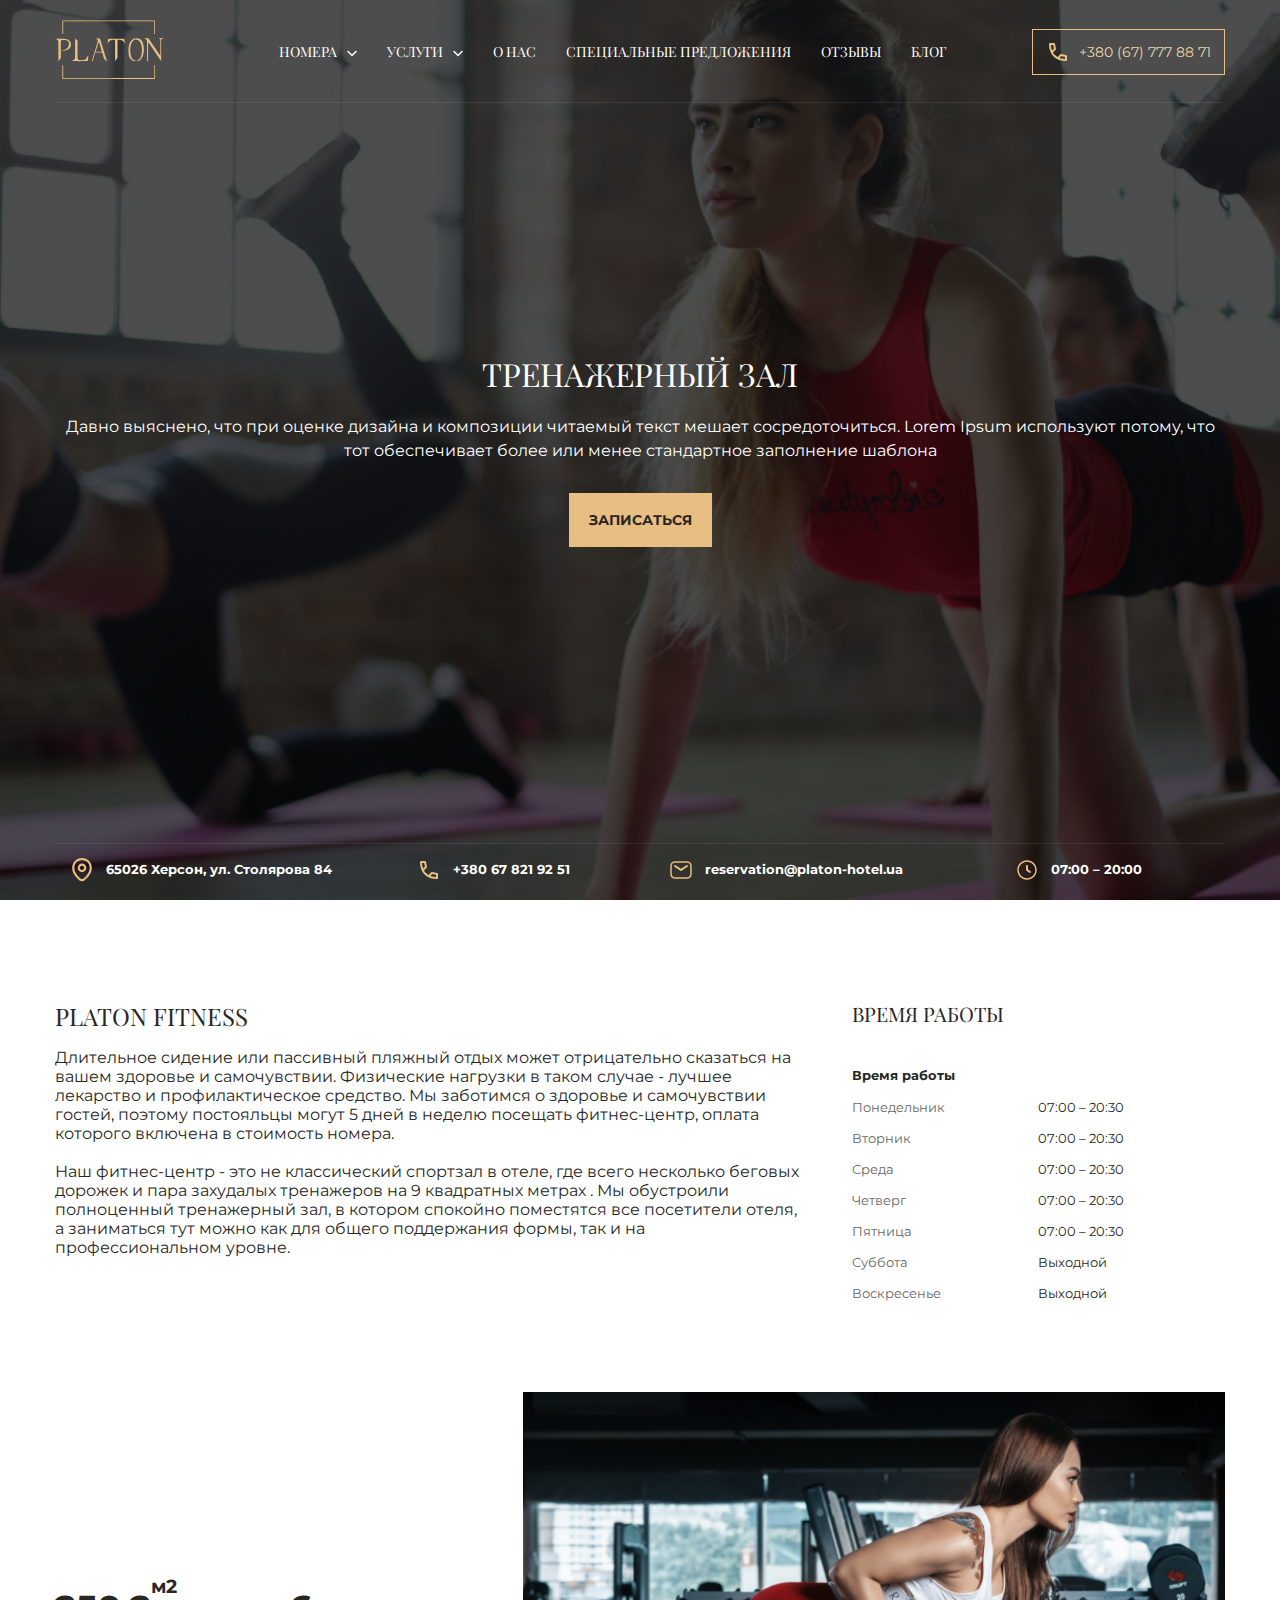
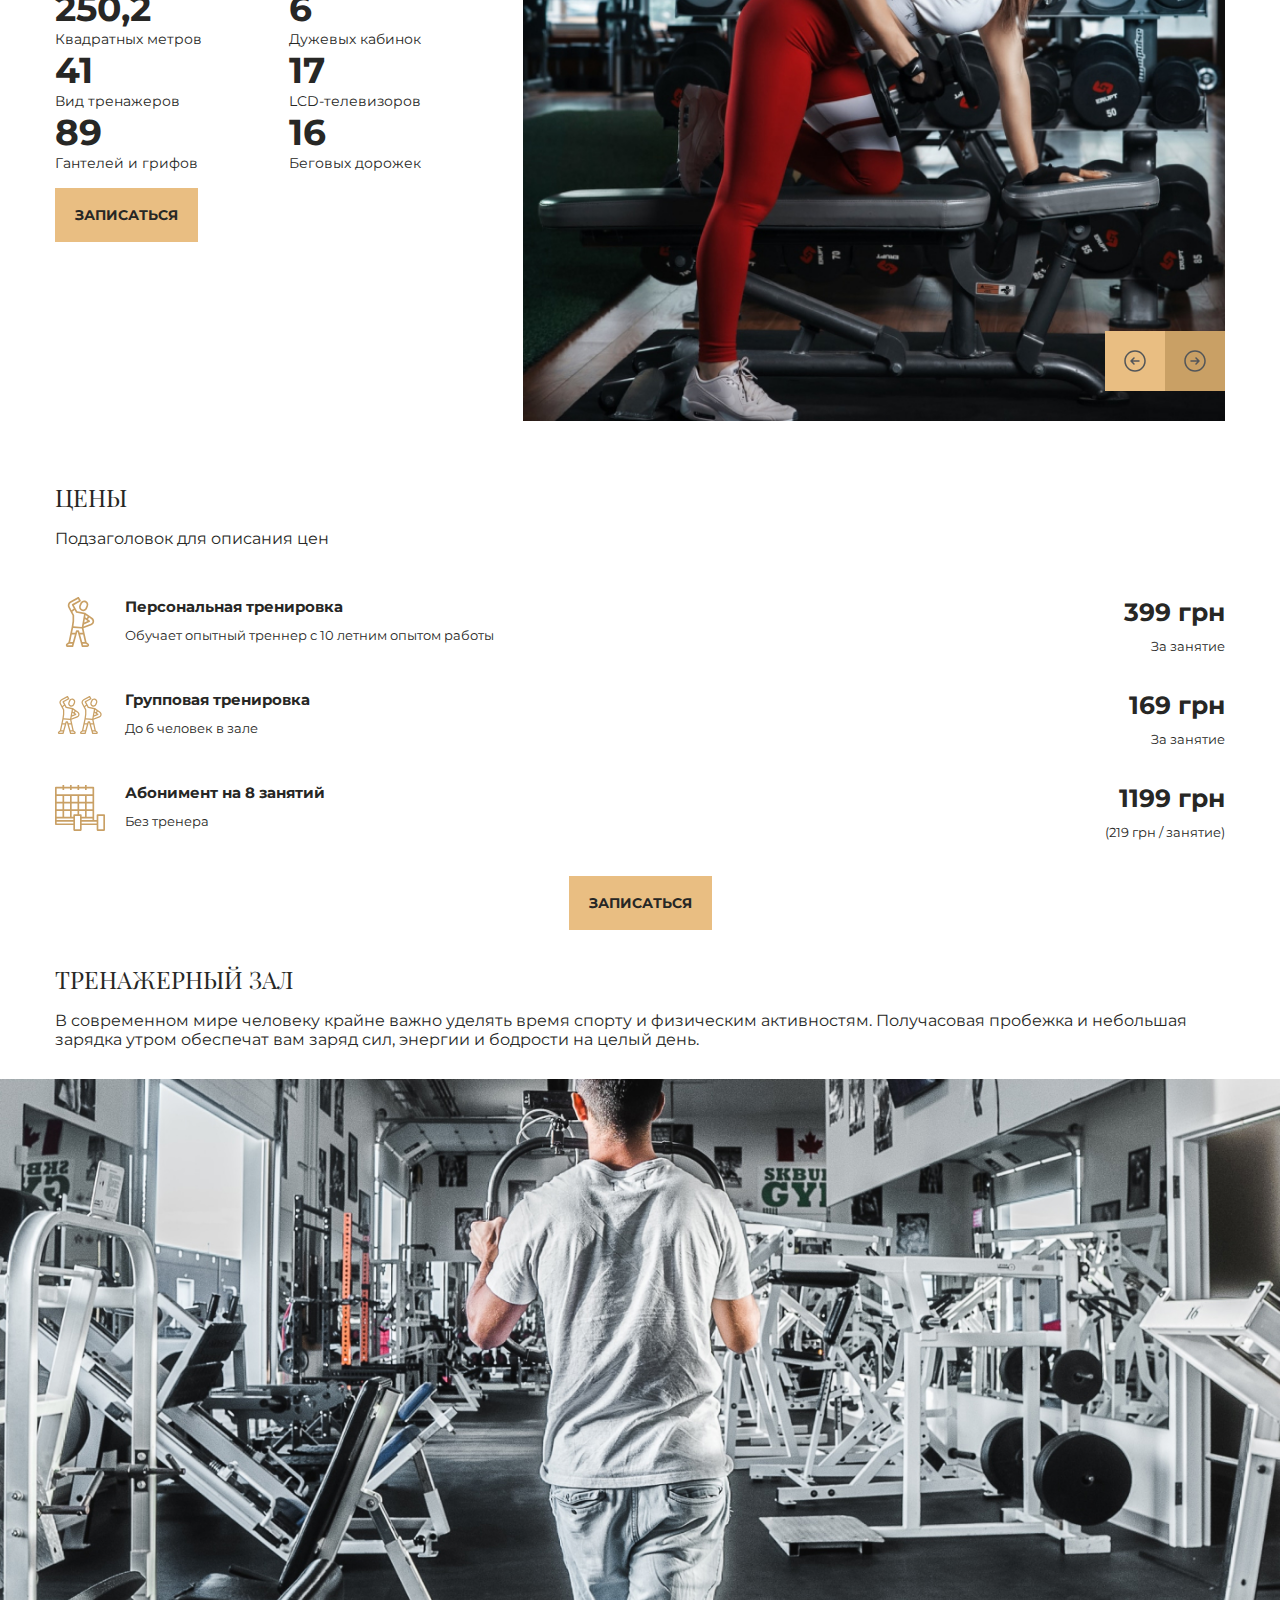
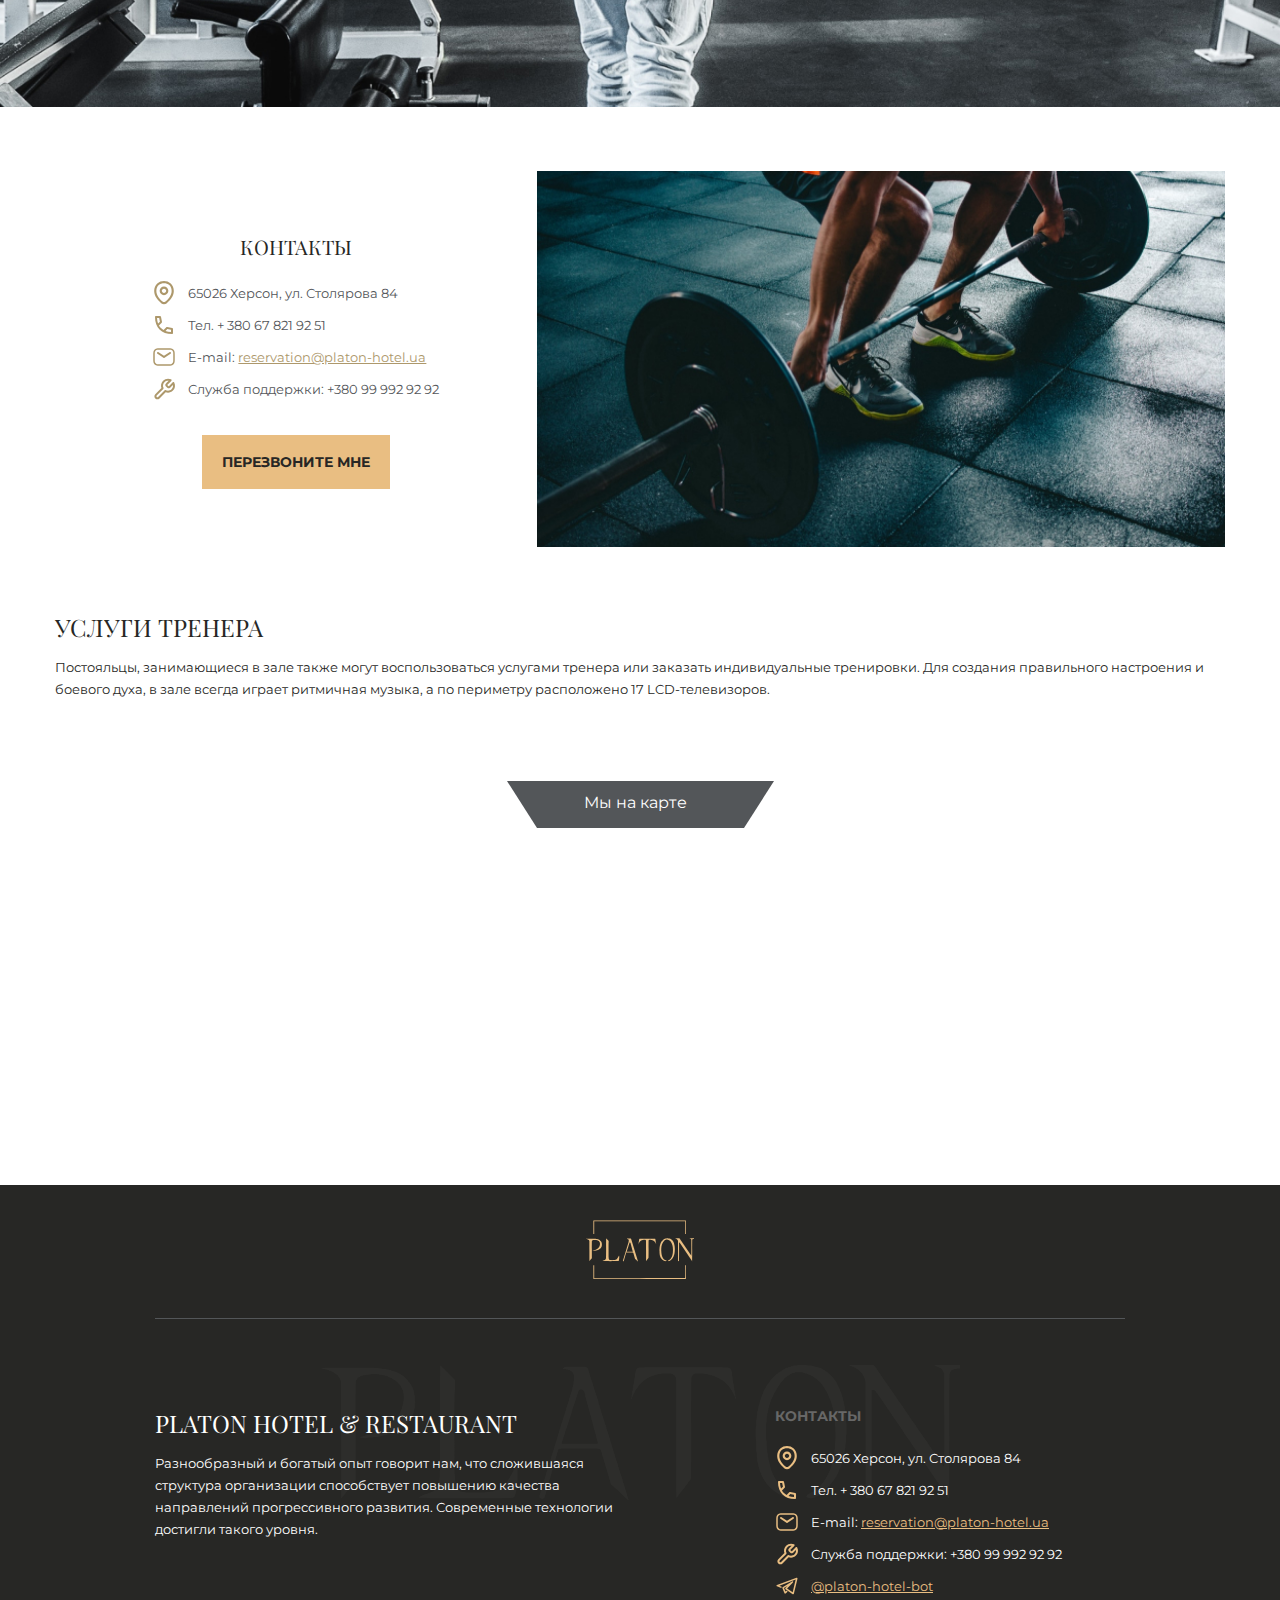
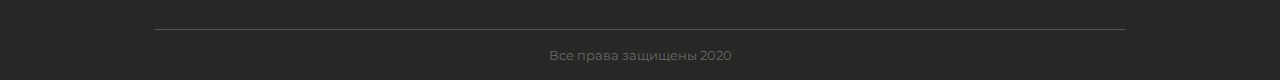
<file: gym.html>
<!DOCTYPE html>
<html lang="ru">
<head>
	<meta charset="UTF-8">
	<meta name="viewport" content="width=device-width, initial-scale=1.0">
	<link rel="preconnect" href="https://fonts.gstatic.com">
	<link href="https://fonts.googleapis.com/css2?family=Montserrat:wght@400;700&family=Playfair+Display&display=swap" rel="stylesheet">
	<link rel="stylesheet" href="accets/slick/slick.css">
	<link rel="stylesheet" href="accets/slick/slick-theme.css">
	<link rel="stylesheet" type="text/css" href="accets/css/style.css">
	
	<title>Platon - Тренажерный зал</title>
</head>
<body>
<!-- Sprite -->
<svg style="display: none;">
	<symbol id="time" viewBox="0 0 24 24">
		<path fill-rule="evenodd" clip-rule="evenodd" d="M12 2.25C6.61522 2.25 2.25 6.61522 2.25 12C2.25 17.3848 6.61522 21.75 12 21.75C17.3848 21.75 21.75 17.3848 21.75 12C21.75 6.61522 17.3848 2.25 12 2.25ZM3.75 12C3.75 7.44365 7.44365 3.75 12 3.75C16.5563 3.75 20.25 7.44365 20.25 12C20.25 16.5563 16.5563 20.25 12 20.25C7.44365 20.25 3.75 16.5563 3.75 12ZM13 8C13 7.44772 12.5523 7 12 7C11.4477 7 11 7.44772 11 8V12C11 12.3344 11.1671 12.6466 11.4453 12.8321L14.4453 14.8321C14.9048 15.1384 15.5257 15.0142 15.8321 14.5547C16.1384 14.0952 16.0142 13.4743 15.5547 13.1679L13 11.4648V8Z"/>
	</symbol>
	<symbol id="book" viewBox="0 0 24 24">
		<path fill-rule="evenodd" clip-rule="evenodd" d="M21 2.25H20.945C18.991 2.24998 17.4326 2.24996 15.9908 2.5121C14.6356 2.7585 13.3992 3.23163 12 4.10704C10.6008 3.23163 9.36438 2.7585 8.00916 2.5121C6.56741 2.24996 5.00897 2.24998 3.05503 2.25H3.05502H3C2.80109 2.25 2.61032 2.32902 2.46967 2.46967C2.32902 2.61032 2.25 2.80109 2.25 3V15C2.25 15.4142 2.58579 15.75 3 15.75C5.02025 15.75 6.4461 15.7525 7.74084 15.9879C9.0029 16.2174 10.1582 16.6735 11.584 17.624C11.8359 17.792 12.1641 17.792 12.416 17.624C13.8418 16.6735 14.9971 16.2174 16.2592 15.9879C17.5539 15.7525 18.9798 15.75 21 15.75C21.4142 15.75 21.75 15.4142 21.75 15V3C21.75 2.58579 21.4142 2.25 21 2.25ZM7.74084 3.9879C8.90291 4.19919 9.97448 4.60267 11.25 5.40729V15.6677C10.1465 15.0668 9.11756 14.7136 8.00916 14.5121C6.74252 14.2818 5.38582 14.2538 3.75 14.2505V3.75061C5.38435 3.75449 6.6124 3.78273 7.74084 3.9879ZM15.9908 14.5121C14.8824 14.7136 13.8535 15.0668 12.75 15.6677V5.40729C14.0255 4.60267 15.0971 4.19919 16.2592 3.9879C17.3876 3.78273 18.6156 3.75448 20.25 3.75061V14.2505C18.6142 14.2538 17.2575 14.2818 15.9908 14.5121ZM3 17.75C2.58579 17.75 2.25 18.0858 2.25 18.5C2.25 18.9142 2.58579 19.25 3 19.25C4.97377 19.25 6.39687 19.3743 7.67766 19.7236C8.95056 20.0707 10.1262 20.6522 11.584 21.624C11.8359 21.792 12.1641 21.792 12.416 21.624C13.8738 20.6522 15.0494 20.0707 16.3223 19.7236C17.6031 19.3743 19.0262 19.25 21 19.25C21.4142 19.25 21.75 18.9142 21.75 18.5C21.75 18.0858 21.4142 17.75 21 17.75C18.9738 17.75 17.3969 17.8757 15.9277 18.2764C14.585 18.6426 13.3686 19.2283 12 20.1041C10.6314 19.2283 9.41499 18.6426 8.07234 18.2764C6.60313 17.8757 5.02623 17.75 3 17.75Z"/>
	</symbol>
	<symbol id="arrowL" viewBox="0 0 22 22">
	<path fill-rule="evenodd" clip-rule="evenodd" d="M20.25 11C20.25 5.89137 16.1086 1.75 11 1.75C5.89137 1.75 1.75 5.89137 1.75 11C1.75 16.1086 5.89137 20.25 11 20.25C16.1086 20.25 20.25 16.1086 20.25 11ZM11 0.25C16.9371 0.25 21.75 5.06294 21.75 11C21.75 16.9371 16.9371 21.75 11 21.75C5.06294 21.75 0.25 16.9371 0.25 11C0.25 5.06294 5.06294 0.25 11 0.25ZM9.46967 7.46967C9.76256 7.17678 10.2374 7.17678 10.5303 7.46967C10.8232 7.76256 10.8232 8.23744 10.5303 8.53033L8.81066 10.25H15C15.4142 10.25 15.75 10.5858 15.75 11C15.75 11.4142 15.4142 11.75 15 11.75H8.81066L10.5303 13.4697C10.8232 13.7626 10.8232 14.2374 10.5303 14.5303C10.2374 14.8232 9.76256 14.8232 9.46967 14.5303L6.46967 11.5303C6.17678 11.2374 6.17678 10.7626 6.46967 10.4697L9.46967 7.46967Z"/>
	</symbol>
	<symbol id="arrowR" viewBox="0 0 24 24">
		<path fill-rule="evenodd" clip-rule="evenodd" d="M2.75 12C2.75 6.89137 6.89137 2.75 12 2.75C17.1086 2.75 21.25 6.89137 21.25 12C21.25 17.1086 17.1086 21.25 12 21.25C6.89137 21.25 2.75 17.1086 2.75 12ZM12 1.25C6.06294 1.25 1.25 6.06294 1.25 12C1.25 17.9371 6.06294 22.75 12 22.75C17.9371 22.75 22.75 17.9371 22.75 12C22.75 6.06294 17.9371 1.25 12 1.25ZM13.5303 8.46967C13.2374 8.17678 12.7626 8.17678 12.4697 8.46967C12.1768 8.76256 12.1768 9.23744 12.4697 9.53033L14.1893 11.25H8C7.58579 11.25 7.25 11.5858 7.25 12C7.25 12.4142 7.58579 12.75 8 12.75H14.1893L12.4697 14.4697C12.1768 14.7626 12.1768 15.2374 12.4697 15.5303C12.7626 15.8232 13.2374 15.8232 13.5303 15.5303L16.5303 12.5303C16.8232 12.2374 16.8232 11.7626 16.5303 11.4697L13.5303 8.46967Z"/>
	</symbol>
	<symbol id="map" viewBox="0 0 18 22">
		<path fill-rule="evenodd" clip-rule="evenodd" d="M2 9.14818C2 6.69712 2.89314 4.93541 4.17115 3.77835C5.46619 2.60588 7.21809 2 9 2C10.7819 2 12.5338 2.6059 13.8288 3.77837C15.1069 4.93543 16 6.69715 16 9.14818C16 11.2169 15.1914 13.1311 14.0546 14.7968C12.9182 16.4618 11.49 17.8244 10.3478 18.767C9.55 19.4253 8.45042 19.4254 7.65255 18.767C6.5103 17.8245 5.082 16.4619 3.94552 14.7968C2.80865 13.1311 2 11.217 2 9.14818ZM18 9.14818C18 6.16712 16.8931 3.85474 15.1712 2.29574C13.4662 0.752148 11.2181 5.54326e-06 9 0C6.78191 -5.60281e-06 4.53381 0.752126 2.82885 2.29572C1.10686 3.85472 0 6.1671 0 9.14818C0 11.7472 1.01476 14.0506 2.29362 15.9243C3.57287 17.7985 5.15262 19.2971 6.37964 20.3096C7.91657 21.5778 10.0839 21.5778 11.6208 20.3095C12.8478 19.297 14.4274 17.7985 15.7066 15.9242C16.9853 14.0505 18 11.7471 18 9.14818ZM7 9.00003C7 7.89546 7.89543 7.00003 9 7.00003C10.1046 7.00003 11 7.89546 11 9.00003C11 10.1046 10.1046 11 9 11C7.89543 11 7 10.1046 7 9.00003ZM9 5.00003C6.79086 5.00003 5 6.79089 5 9.00003C5 11.2092 6.79086 13 9 13C11.2091 13 13 11.2092 13 9.00003C13 6.79089 11.2091 5.00003 9 5.00003Z"/>
	</symbol>
	<symbol id="tel" viewBox="0 0 24 24">
		<path fill-rule="evenodd" clip-rule="evenodd" d="M3 4C3 3.44772 3.44772 3 4 3H8C8.47668 3 8.8871 3.33646 8.98058 3.80388L9.98058 8.80388C10.0462 9.13174 9.94353 9.47068 9.70711 9.70711L6.97995 12.4343C7.53364 13.411 8.19591 14.2817 8.95711 15.0429C9.7183 15.8041 10.589 16.4664 11.5657 17.0201L14.2929 14.2929C14.5293 14.0565 14.8683 13.9538 15.1961 14.0194L20.1961 15.0194C20.6635 15.1129 21 15.5233 21 16V16.0078V16.0156V16.0234V16.0312V16.0391V16.0469V16.0547V16.0625V16.0703V16.0781V16.0859V16.0938V16.1016V16.1094V16.1172V16.125V16.1328V16.1406V16.1484V16.1562V16.1641V16.1719V16.1797V16.1875V16.1953V16.2031V16.2109V16.2188V16.2266V16.2344V16.2422V16.25V16.2578V16.2656V16.2734V16.2812V16.2891V16.2969V16.3047V16.3125V16.3203V16.3281V16.3359V16.3438V16.3516V16.3594V16.3672V16.375V16.3828V16.3906V16.3984V16.4062V16.4141V16.4219V16.4297V16.4375V16.4453V16.4531V16.4609V16.4688V16.4766V16.4844V16.4922V16.5V16.5078V16.5156V16.5234V16.5312V16.5391V16.5469V16.5547V16.5625V16.5703V16.5781V16.5859V16.5938V16.6016V16.6094V16.6172V16.625V16.6328V16.6406V16.6484V16.6562V16.6641V16.6719V16.6797V16.6875V16.6953V16.7031V16.7109V16.7188V16.7266V16.7344V16.7422V16.75V16.7578V16.7656V16.7734V16.7812V16.7891V16.7969V16.8047V16.8125V16.8203V16.8281V16.8359V16.8438V16.8516V16.8594V16.8672V16.875V16.8828V16.8906V16.8984V16.9062V16.9141V16.9219V16.9297V16.9375V16.9453V16.9531V16.9609V16.9688V16.9766V16.9844V16.9922V17V17.0078V17.0156V17.0234V17.0312V17.0391V17.0469V17.0547V17.0625V17.0703V17.0781V17.0859V17.0938V17.1016V17.1094V17.1172V17.125V17.1328V17.1406V17.1484V17.1562V17.1641V17.1719V17.1797V17.1875V17.1953V17.2031V17.2109V17.2188V17.2266V17.2344V17.2422V17.25V17.2578V17.2656V17.2734V17.2812V17.2891V17.2969V17.3047V17.3125V17.3203V17.3281V17.3359V17.3438V17.3516V17.3594V17.3672V17.375V17.3828V17.3906V17.3984V17.4062V17.4141V17.4219V17.4297V17.4375V17.4453V17.4531V17.4609V17.4688V17.4766V17.4844V17.4922V17.5V17.5078V17.5156V17.5234V17.5312V17.5391V17.5469V17.5547V17.5625V17.5703V17.5781V17.5859V17.5938V17.6016V17.6094V17.6172V17.625V17.6328V17.6406V17.6484V17.6562V17.6641V17.6719V17.6797V17.6875V17.6953V17.7031V17.7109V17.7188V17.7266V17.7344V17.7422V17.75V17.7578V17.7656V17.7734V17.7812V17.7891V17.7969V17.8047V17.8125V17.8203V17.8281V17.8359V17.8438V17.8516V17.8594V17.8672V17.875V17.8828V17.8906V17.8984V17.9062V17.9141V17.9219V17.9297V17.9375V17.9453V17.9531V17.9609V17.9688V17.9766V17.9844V17.9922V18V18.0078V18.0156V18.0234V18.0312V18.0391V18.0469V18.0547V18.0625V18.0703V18.0781V18.0859V18.0938V18.1016V18.1094V18.1172V18.125V18.1328V18.1406V18.1484V18.1562V18.1641V18.1719V18.1797V18.1875V18.1953V18.2031V18.2109V18.2188V18.2266V18.2344V18.2422V18.25V18.2578V18.2656V18.2734V18.2812V18.2891V18.2969V18.3047V18.3125V18.3203V18.3281V18.3359V18.3438V18.3516V18.3594V18.3672V18.375V18.3828V18.3906V18.3984V18.4062V18.4141V18.4219V18.4297V18.4375V18.4453V18.4531V18.4609V18.4688V18.4766V18.4844V18.4922V18.5V18.5078V18.5156V18.5234V18.5312V18.5391V18.5469V18.5547V18.5625V18.5703V18.5781V18.5859V18.5938V18.6016V18.6094V18.6172V18.625V18.6328V18.6406V18.6484V18.6562V18.6641V18.6719V18.6797V18.6875V18.6953V18.7031V18.7109V18.7188V18.7266V18.7344V18.7422V18.75V18.7578V18.7656V18.7734V18.7812V18.7891V18.7969V18.8047V18.8125V18.8203V18.8281V18.8359V18.8438V18.8516V18.8594V18.8672V18.875V18.8828V18.8906V18.8984V18.9062V18.9141V18.9219V18.9297V18.9375V18.9453V18.9531V18.9609V18.9688V18.9766V18.9844V18.9922V19V19.0078V19.0156V19.0234V19.0312V19.0391V19.0469V19.0547V19.0625V19.0703V19.0781V19.0859V19.0938V19.1016V19.1094V19.1172V19.125V19.1328V19.1406V19.1484V19.1562V19.1641V19.1719V19.1797V19.1875V19.1953V19.2031V19.2109V19.2188V19.2266V19.2344V19.2422V19.25V19.2578V19.2656V19.2734V19.2812V19.2891V19.2969V19.3047V19.3125V19.3203V19.3281V19.3359V19.3438V19.3516V19.3594V19.3672V19.375V19.3828V19.3906V19.3984V19.4062V19.4141V19.4219V19.4297V19.4375V19.4453V19.4531V19.4609V19.4688V19.4766V19.4844V19.4922V19.5V19.5078V19.5156V19.5234V19.5312V19.5391V19.5469V19.5547V19.5625V19.5703V19.5781V19.5859V19.5938V19.6016V19.6094V19.6172V19.625V19.6328V19.6406V19.6484V19.6562V19.6641V19.6719V19.6797V19.6875V19.6953V19.7031V19.7109V19.7188V19.7266V19.7344V19.7422V19.75V19.7578V19.7656V19.7734V19.7812V19.7891V19.7969V19.8047V19.8125V19.8203V19.8281V19.8359V19.8438V19.8516V19.8594V19.8672V19.875V19.8828V19.8906V19.8984V19.9062V19.9141V19.9219V19.9297V19.9375V19.9453V19.9531V19.9609V19.9688V19.9766V19.9844V19.9922V20C21 20.5523 20.5523 21 20 21C14.7995 21 10.5217 19.4359 7.54289 16.4571C4.56408 13.4783 3 9.20051 3 4ZM13.4951 17.9191C15.1117 18.5268 16.9502 18.89 19 18.9787V18.9766V18.9688V18.9609V18.9531V18.9453V18.9375V18.9297V18.9219V18.9141V18.9062V18.8984V18.8906V18.8828V18.875V18.8672V18.8594V18.8516V18.8438V18.8359V18.8281V18.8203V18.8125V18.8047V18.7969V18.7891V18.7812V18.7734V18.7656V18.7578V18.75V18.7422V18.7344V18.7266V18.7188V18.7109V18.7031V18.6953V18.6875V18.6797V18.6719V18.6641V18.6562V18.6484V18.6406V18.6328V18.625V18.6172V18.6094V18.6016V18.5938V18.5859V18.5781V18.5703V18.5625V18.5547V18.5469V18.5391V18.5312V18.5234V18.5156V18.5078V18.5V18.4922V18.4844V18.4766V18.4688V18.4609V18.4531V18.4453V18.4375V18.4297V18.4219V18.4141V18.4062V18.3984V18.3906V18.3828V18.375V18.3672V18.3594V18.3516V18.3438V18.3359V18.3281V18.3203V18.3125V18.3047V18.2969V18.2891V18.2812V18.2734V18.2656V18.2578V18.25V18.2422V18.2344V18.2266V18.2188V18.2109V18.2031V18.1953V18.1875V18.1797V18.1719V18.1641V18.1562V18.1484V18.1406V18.1328V18.125V18.1172V18.1094V18.1016V18.0938V18.0859V18.0781V18.0703V18.0625V18.0547V18.0469V18.0391V18.0312V18.0234V18.0156V18.0078V18V17.9922V17.9844V17.9766V17.9688V17.9609V17.9531V17.9453V17.9375V17.9297V17.9219V17.9141V17.9062V17.8984V17.8906V17.8828V17.875V17.8672V17.8594V17.8516V17.8438V17.8359V17.8281V17.8203V17.8125V17.8047V17.7969V17.7891V17.7812V17.7734V17.7656V17.7578V17.75V17.7422V17.7344V17.7266V17.7188V17.7109V17.7031V17.6953V17.6875V17.6797V17.6719V17.6641V17.6562V17.6484V17.6406V17.6328V17.625V17.6172V17.6094V17.6016V17.5938V17.5859V17.5781V17.5703V17.5625V17.5547V17.5469V17.5391V17.5312V17.5234V17.5156V17.5078V17.5V17.4922V17.4844V17.4766V17.4688V17.4609V17.4531V17.4453V17.4375V17.4297V17.4219V17.4141V17.4062V17.3984V17.3906V17.3828V17.375V17.3672V17.3594V17.3516V17.3438V17.3359V17.3281V17.3203V17.3125V17.3047V17.2969V17.2891V17.2812V17.2734V17.2656V17.2578V17.25V17.2422V17.2344V17.2266V17.2188V17.2109V17.2031V17.1953V17.1875V17.1797V17.1719V17.1641V17.1562V17.1484V17.1406V17.1328V17.125V17.1172V17.1094V17.1016V17.0938V17.0859V17.0781V17.0703V17.0625V17.0547V17.0469V17.0391V17.0312V17.0234V17.0156V17.0078V17V16.9922V16.9844V16.9766V16.9688V16.9609V16.9531V16.9453V16.9375V16.9297V16.9219V16.9141V16.9062V16.8984V16.8906V16.8828V16.875V16.8672V16.8594V16.8516V16.8438V16.8359V16.8281V16.8203V16.8198L15.3287 16.0855L13.4951 17.9191ZM6.08093 10.5049L7.91446 8.67133L7.1802 5H5.02133C5.10996 7.04982 5.4732 8.88831 6.08093 10.5049Z"/>
	</symbol>
	<symbol id="email" viewBox="0 0 24 24">
		<path fill-rule="evenodd" clip-rule="evenodd" d="M8.4 3.25H8.367C7.27486 3.24999 6.40936 3.24999 5.71173 3.30699C4.99834 3.36527 4.39472 3.48688 3.84355 3.76772C2.94978 4.22312 2.22312 4.94978 1.76772 5.84355C1.48688 6.39472 1.36527 6.99834 1.30699 7.71173C1.24999 8.40935 1.24999 9.27485 1.25 10.367V10.367V10.4V13.6V13.633C1.24999 14.7251 1.24999 15.5906 1.30699 16.2883C1.36527 17.0017 1.48688 17.6053 1.76772 18.1565C2.22312 19.0502 2.94978 19.7769 3.84355 20.2323C4.39472 20.5131 4.99834 20.6347 5.71173 20.693C6.40935 20.75 7.27485 20.75 8.36698 20.75H8.4H15.6H15.633C16.7252 20.75 17.5906 20.75 18.2883 20.693C19.0017 20.6347 19.6053 20.5131 20.1565 20.2323C21.0502 19.7769 21.7769 19.0502 22.2323 18.1565C22.5131 17.6053 22.6347 17.0017 22.693 16.2883C22.75 15.5906 22.75 14.7252 22.75 13.633V13.6V10.4V10.367C22.75 9.27484 22.75 8.40935 22.693 7.71173C22.6347 6.99834 22.5131 6.39472 22.2323 5.84355C21.7769 4.94978 21.0502 4.22312 20.1565 3.76772C19.6053 3.48688 19.0017 3.36527 18.2883 3.30699C17.5906 3.24999 16.7251 3.24999 15.633 3.25H15.6H8.4ZM4.52453 5.10423C4.829 4.94909 5.21325 4.85271 5.83388 4.80201C6.46327 4.75058 7.26752 4.75 8.4 4.75H15.6C16.7325 4.75 17.5367 4.75058 18.1661 4.80201C18.7867 4.85271 19.171 4.94909 19.4755 5.10423C20.087 5.41582 20.5842 5.913 20.8958 6.52453C21.0509 6.829 21.1473 7.21325 21.198 7.83388C21.2494 8.46326 21.25 9.26752 21.25 10.4V13.6C21.25 14.7325 21.2494 15.5367 21.198 16.1661C21.1473 16.7867 21.0509 17.171 20.8958 17.4755C20.5842 18.087 20.087 18.5842 19.4755 18.8958C19.171 19.0509 18.7867 19.1473 18.1661 19.198C17.5367 19.2494 16.7325 19.25 15.6 19.25H8.4C7.26752 19.25 6.46327 19.2494 5.83388 19.198C5.21325 19.1473 4.829 19.0509 4.52453 18.8958C3.913 18.5842 3.41582 18.087 3.10423 17.4755C2.94909 17.171 2.85271 16.7867 2.80201 16.1661C2.75058 15.5367 2.75 14.7325 2.75 13.6V10.4C2.75 9.26752 2.75058 8.46326 2.80201 7.83388C2.85271 7.21325 2.94909 6.829 3.10423 6.52453C3.41582 5.913 3.913 5.41582 4.52453 5.10423ZM6.5547 7.16795C6.09517 6.8616 5.4743 6.98577 5.16795 7.4453C4.8616 7.90483 4.98577 8.5257 5.4453 8.83205L11.4453 12.8321C11.7812 13.056 12.2188 13.056 12.5547 12.8321L18.5547 8.83205C19.0142 8.5257 19.1384 7.90483 18.8321 7.4453C18.5257 6.98577 17.9048 6.8616 17.4453 7.16795L12 10.7981L6.5547 7.16795Z"/>
	</symbol>
	<symbol id="wrench" viewBox="0 0 24 24">
		<path fill-rule="evenodd" clip-rule="evenodd" d="M19.5825 3.07635C19.6374 3.3963 19.5336 3.72298 19.304 3.95252L15.7271 7.52948C15.5174 7.73915 15.4032 7.85444 15.3275 7.94361C15.3245 7.94716 15.3217 7.95054 15.319 7.95374C15.3217 7.95695 15.3245 7.96033 15.3275 7.96388C15.4032 8.05305 15.5174 8.16833 15.7271 8.37801L16.2928 8.94369C16.5024 9.15337 16.6177 9.26755 16.7069 9.34325C16.7104 9.34627 16.7138 9.3491 16.717 9.35177C16.7202 9.3491 16.7236 9.34627 16.7272 9.34325C16.8163 9.26755 16.9316 9.15337 17.1413 8.94369L20.7183 5.36673C20.9478 5.13719 21.2745 5.03335 21.5944 5.08823C21.9144 5.14311 22.1878 5.34988 22.3277 5.64279C23.57 8.24346 23.1159 11.4543 20.9597 13.6106C18.9842 15.586 16.1237 16.1328 13.658 15.2554L7.52464 21.3888C6.35307 22.5603 4.45357 22.5603 3.282 21.3888C2.11043 20.2172 2.11043 18.3177 3.282 17.1461L9.41539 11.0127C8.53793 8.54712 9.08474 5.68653 11.0602 3.7111C13.2164 1.55485 16.4273 1.10072 19.028 2.34308C19.3209 2.48301 19.5277 2.75641 19.5825 3.07635ZM16.7175 3.71064C15.213 3.49689 13.6305 3.96924 12.4744 5.12532C10.9361 6.6636 10.6084 8.95698 11.4968 10.8168C11.6795 11.1992 11.6013 11.6553 11.3016 11.955L4.69621 18.5603C4.30569 18.9509 4.30569 19.584 4.69621 19.9746C5.08674 20.3651 5.7199 20.3651 6.11043 19.9746L12.7158 13.3692C13.0155 13.0695 13.4715 12.9913 13.854 13.174C15.7138 14.0624 18.0072 13.7347 19.5455 12.1964C20.7015 11.0403 21.1739 9.45777 20.9601 7.95328L18.5555 10.3579L18.533 10.3805C18.3545 10.5589 18.1807 10.7328 18.0215 10.8679C17.8467 11.0164 17.6248 11.1759 17.3351 11.2701C16.9334 11.4006 16.5007 11.4006 16.099 11.2701C15.8093 11.1759 15.5874 11.0164 15.4125 10.8679C15.2533 10.7328 15.0795 10.5589 14.9011 10.3805C14.8936 10.373 14.8861 10.3654 14.8786 10.3579L14.3129 9.79222C14.3053 9.78469 14.2978 9.77718 14.2903 9.76967C14.1118 9.59123 13.938 9.41745 13.8028 9.25823C13.6544 9.08338 13.4948 8.86149 13.4007 8.57178C13.2702 8.17009 13.2702 7.7374 13.4007 7.33571C13.4948 7.04599 13.6544 6.8241 13.8028 6.64925C13.938 6.49004 14.1118 6.31626 14.2903 6.13782C14.2978 6.13031 14.3053 6.12279 14.3129 6.11526L16.7175 3.71064Z"/>
	</symbol>
	<symbol id="telegram" viewBox="0 0 24 24">
		<path d="M18.1425 20.3326C17.9871 20.3337 17.835 20.2866 17.7075 20.1976L10.5 15.1426C10.4109 15.0797 10.3365 14.9982 10.2821 14.9036C10.2277 14.809 10.1946 14.7037 10.185 14.5951C10.1749 14.4852 10.1892 14.3745 10.2268 14.2708C10.2644 14.1671 10.3244 14.0729 10.4025 13.9951L12.3675 12.0001L9.00004 14.1076L10.5 17.5501L11.16 16.8901C11.3003 16.7488 11.4909 16.6691 11.6899 16.6684C11.8889 16.6677 12.0801 16.7461 12.2213 16.8863C12.3625 17.0265 12.4423 17.2171 12.443 17.4162C12.4437 17.6152 12.3653 17.8063 12.225 17.9476L10.725 19.3876C10.6386 19.4749 10.532 19.5397 10.4146 19.5761C10.2972 19.6126 10.1727 19.6197 10.0519 19.5967C9.93115 19.5738 9.8179 19.5215 9.7221 19.4445C9.62631 19.3674 9.55091 19.2681 9.50254 19.1551L7.33504 14.1001C7.26565 13.9348 7.25776 13.7501 7.31279 13.5795C7.36783 13.4089 7.48215 13.2636 7.63504 13.1701L17.025 7.38756C17.1816 7.29117 17.3682 7.25567 17.5493 7.28781C17.7303 7.31995 17.8933 7.4175 18.0071 7.5619C18.121 7.70631 18.1778 7.88751 18.1668 8.07107C18.1559 8.25464 18.0778 8.42777 17.9475 8.55756L12.0825 14.4226L17.6625 18.3376L20.6625 5.58756L4.33504 11.6626L6.14254 12.4126C6.23958 12.4451 6.32892 12.4972 6.40507 12.5656C6.48121 12.634 6.54255 12.7173 6.5853 12.8103C6.62805 12.9033 6.65132 13.0041 6.65366 13.1064C6.656 13.2088 6.63736 13.3105 6.59891 13.4053C6.56045 13.5002 6.50298 13.5862 6.43004 13.658C6.3571 13.7298 6.27023 13.7859 6.17479 13.8229C6.07934 13.8599 5.97733 13.8769 5.87505 13.873C5.77276 13.8691 5.67237 13.8443 5.58004 13.8001L1.97254 12.3376C1.83024 12.2836 1.70773 12.1876 1.62128 12.0623C1.53483 11.9371 1.48853 11.7885 1.48853 11.6363C1.48853 11.4841 1.53483 11.3355 1.62128 11.2103C1.70773 11.085 1.83024 10.989 1.97254 10.9351L21.4875 3.75006C21.6139 3.7045 21.7501 3.69368 21.882 3.71875C22.014 3.74381 22.1367 3.80384 22.2375 3.89256C22.3418 3.98388 22.4187 4.10231 22.4598 4.23471C22.5008 4.3671 22.5044 4.50828 22.47 4.64256L18.87 19.7551C18.8423 19.8752 18.7853 19.9867 18.7042 20.0795C18.6231 20.1724 18.5204 20.2439 18.405 20.2876C18.3207 20.3171 18.2319 20.3323 18.1425 20.3326Z"/>
</svg>
<!-- Header -->
<header>
	<div class="container">
		<div class="header__inner">
			<a class="header__logo" href="#">
				<img src="accets/images/logo.svg" alt="">
			</a>

			<nav class="nav">
				<div class="nav__submenu">Номера</div>
				<div class="nav__submenu">Услуги</div>
				<div class="nav__link">О нас</div>
				<div class="nav__link">Специальные предложения</div>
				<div class="nav__link">Отзывы</div>
				<div class="nav__link">Блог</div>
			</nav>

			<div class="header__item">
				<div class="header__local"></div>
				<div class="btn__tel">
					<svg class="icon__tel">
						<use xlink:href="#tel"></use>
					</svg>
				+380 (67) 777 88 71
				</div>
			</div>
		</div>
	</div>
</header>
<!-- Intro -->
<div class="intro text-center" style="background: url(accets/images/gym/gym-intro.jpg) no-repeat center; background-size: cover;">
	<div class="container">
		<h1>
			Тренажерный зал
		</h1>
		<p>
			Давно выяснено, что при оценке дизайна и композиции читаемый текст мешает сосредоточиться. Lorem Ipsum используют потому, что тот обеспечивает более или менее стандартное заполнение шаблона
		</p>
		<div class="text-center">
			<a class="btn" href="#">записаться</a>
		</div>
		<div class="rest__intro--contact">
			<div class="rest__intro--contact-item">
				<svg class="contacts__icon">
					<use xlink:href="#map"></use>
				</svg>
				<p>65026 Херсон, ул. Столярова 84</p>
			</div>
			<div class="rest__intro--contact-item">
				<svg class="contacts__icon">
					<use xlink:href="#tel"></use>
				</svg>
				<p>+380 67 821 92 51</p>
			</div>
			<div class="rest__intro--contact-item">
				<svg class="contacts__icon">
					<use xlink:href="#email"></use>
				</svg>
				<p>reservation@platon-hotel.ua</p>
			</div>
			<div class="rest__intro--contact-item">
				<svg class="contacts__icon">
					<use xlink:href="#time"></use>
				</svg>
				<p>07:00 – 20:00</p>
			</div>
		</div>
	</div>
</div>
<div class="container">
	<div class="section-2 section-2--rest">
		<div class="section-2--rest__text">
			<h2>Platon Fitness</h2>
			<p>
				Длительное сидение или пассивный пляжный отдых может отрицательно сказаться на вашем здоровье и самочувствии. Физические нагрузки в таком случае - лучшее лекарство и профилактическое средство. Мы заботимся о здоровье и самочувствии гостей, поэтому постояльцы могут 5 дней в неделю посещать фитнес-центр, оплата которого включена в стоимость номера. <br><br>
				Наш фитнес-центр - это не классический спортзал в отеле, где всего несколько беговых дорожек и пара захудалых тренажеров на 9 квадратных метрах . Мы обустроили полноценный тренажерный зал, в котором спокойно поместятся все посетители отеля, а заниматься тут можно как для общего поддержания формы, так и на профессиональном уровне.
			</p>
		</div>
		<div class="section-2--rest__graf">
			<h5>Время работы</h5>
			<div class="rest__graf--title">
				Время работы
			</div>
			<ul class="rest__graf--text">
				<li>
					<span>Понедельник</span>
					<p>07:00 – 20:30</p>
				</li>
				<li>
					<span>Вторник</span>
					<p>07:00 – 20:30</p>
				</li>
				<li>
					<span>Среда</span>
					<p>07:00 – 20:30</p>
				</li>
				<li>
					<span>Четверг</span>
					<p>07:00 – 20:30</p>
				</li>
				<li>
					<span>Пятница</span>
					<p>07:00 – 20:30</p>
				</li>
				<li>
					<span>Суббота</span>
					<p>Выходной</p>
				</li>
				<li>
					<span>Воскресенье</span>
					<p>Выходной</p>
				</li>
			</ul>
		</div>
	</div>
</div>
<div class="container margin-60">
	<div class="gym-section-5">
		<div class="gym-section-5--text">
			<ul class="gym_sect--text">
				<li>
					<span>250,2<sup>м2</sup></span>
					<p>Квадратных метров</p>
				</li>
				<li>
					<span>6</span>
					<p>Дужевых кабинок</p>
				</li>
				<li>
					<span>41</span>
					<p>Вид тренажеров</p>
				</li>
				<li>
					<span>17</span>
					<p>LCD-телевизоров</p>
				</li>
				<li>
					<span>89</span>
					<p>Гантелей и грифов</p>
				</li>
				<li>
					<span>16</span>
					<p>Беговых дорожек</p>
				</li>
			</ul>
			<div class="btn">Записаться</div>
		</div>
		<div class="slider-3">
			<div class="slide">
				<img src="accets/images/gym/fitnes-slider.jpg" alt="">
			</div>
			<div class="slide">
				<img src="accets/images/gym/fitnes-slider.jpg" alt="">
			</div>
			<div class="slide">
				<img src="accets/images/gym/fitnes-slider.jpg" alt="">
			</div>
		</div>
	</div>
</div>

<div class="container">
	<div class="gym-section-6">
		<h2>Цены</h2>
		<p>Подзаголовок для описания цен</p>
		<div class="gym-section-6__inner">
			<div class="gym-section-6__item">
				<div class="gym-section-6__left">
					<img src="accets/images/gym/exercise-1.svg">
					<div class="gym-section-6__item--name">
						<h6>Персональная тренировка</h6>
						<p class="p13">Обучает опытный треннер с 10 летним опытом работы</p>
					</div>
				</div>
				<div class="gym-section-6__item--price">
					<h6>399 грн</h6>
					<p class="p13">За занятие</p>
				</div>
			</div>
			<div class="gym-section-6__item">
				<div class="gym-section-6__left">
					<img src="accets/images/gym/exercise 2.svg">
					<div class="gym-section-6__item--name">
						<h6>Групповая тренировка</h6>
						<p class="p13">До 6 человек в зале</p>
					</div>
				</div>
				<div class="gym-section-6__item--price">
					<h6>169 грн</h6>
					<p class="p13">За занятие</p>
				</div>
			</div>
			<div class="gym-section-6__item">
				<div class="gym-section-6__left">
					<img src="accets/images/gym/exercise-3.svg">
					<div class="gym-section-6__item--name">
						<h6>Абонимент на 8 занятий</h6>
						<p class="p13">Без тренера</p>
					</div>
				</div>
				<div class="gym-section-6__item--price">
					<h6>1199 грн</h6>
					<p class="p13">(219 грн / занятие)</p>
				</div>
			</div>
			<div class="btn">Записаться</div>
		</div>
	</div>
</div>
<div class="container">
	<h2>Тренажерный зал</h2>
	<p>
		В современном мире человеку крайне важно уделять время спорту и физическим активностям. Получасовая пробежка и небольшая зарядка утром обеспечат вам заряд сил, энергии и бодрости на целый день.
	</p>
</div>
<div class="img-full">
	<img src="accets/images/gym/traine-paralax-image.jpg">
</div>
<div class="container contact-wrapper">
	<div class="rest-section-5">
		<div class="rest-section-5--text">
			<h5>Контакты</h5>
			<div class="contacts">
				<div class="contacts__item">
					<div class="contacts__icon">
						<svg class="contacts__icon">
							<use xlink:href="#map"></use>
						</svg>
					</div>
					<p>65026 Херсон, ул. Столярова 84</p>
				</div>
				<div class="contacts__item">
					<div class="contacts__icon">
						<svg class="contacts__icon">
							<use xlink:href="#tel"></use>
						</svg>
					</div>
					<p>Тел. + 380 67 821 92 51</p>
				</div>
				<div class="contacts__item">
					<div class="contacts__icon">
						<svg class="contacts__icon">
							<use xlink:href="#email"></use>
						</svg>
					</div>
					<p>E-mail: <a href="#">reservation@platon-hotel.ua</a></p>
				</div>
				<div class="contacts__item">
					<div class="contacts__icon">
						<svg class="contacts__icon">
							<use xlink:href="#wrench"></use>
						</svg>
					</div>
					<p>Служба поддержки: +380 99 992 92 92</p>
				</div>
			</div>
			<div class="btn">Перезвоните мне</div>
		</div>
		<div class="rest-section-5--photo">
			<img src="accets/images/gym/contact-img.jpg" alt="">
		</div>
	</div>
</div>
<div class="container">
	<h2>Услуги тренера</h2>
	<p class="p13">
		Постояльцы, занимающиеся в зале также могут воспользоваться услугами тренера или заказать индивидуальные тренировки. Для создания правильного настроения и боевого духа, в зале всегда играет ритмичная музыка, а по периметру расположено 17 LCD-телевизоров.
	</p>
</div>
<div class="map">
	<div class="trapezium"><span>Мы на карте</span></div>	
	<iframe src="https://www.google.com/maps/embed?pb=!1m14!1m12!1m3!1d2739.402155453987!2d32.61523623317548!3d46.63857194705448!2m3!1f0!2f0!3f0!3m2!1i1024!2i768!4f13.1!5e0!3m2!1sru!2sua!4v1618690546232!5m2!1sru!2sua" width="100%" height="400" style="border:0;" allowfullscreen="" loading="lazy"></iframe>
</div>

<footer class="footer">
	<div class="footer__inner">
		<div class="footer__item-1">
			<div class="footer__logo">
				<a href="#">
					<img src="accets/images/logo.svg">
				</a>	
			</div>
		</div>
		<div class="footer__item-2">
			<div class="text-f">
				<h2>Platon Hotel & Restaurant</h2>
				<p class="p13 text-f">
					Разнообразный и богатый опыт говорит нам, что сложившаяся структура организации способствует повышению качества направлений прогрессивного развития. Современные технологии достигли такого уровня.
				</p>
			</div>
			<div>
				<h4>Контакты</h4>
				<div class="contacts">
					<div class="contacts__item">
						<svg class="contacts__icon">
							<use xlink:href="#map"></use>
						</svg>
						<p>65026 Херсон, ул. Столярова 84</p>
					</div>
					<div class="contacts__item">
						<svg class="contacts__icon">
							<use xlink:href="#tel"></use>
						</svg>
						<p>Тел. + 380 67 821 92 51</p>
					</div>
					<div class="contacts__item">
						<svg class="contacts__icon">
							<use xlink:href="#email"></use>
						</svg>
						<p>E-mail: <a href="#">reservation@platon-hotel.ua</a></p>
					</div>
					<div class="contacts__item">
						<svg class="contacts__icon">
							<use xlink:href="#wrench"></use>
						</svg>
						<p>Служба поддержки: +380 99 992 92 92</p>
					</div>
					<div class="contacts__item">
						<svg class="contacts__icon">
							<use xlink:href="#telegram"></use>
						</svg>
						<a href="#">@platon-hotel-bot</a>
					</div>
				</div>
			</div>
		</div>
	</div>
	<div class="copyright">
		Все права защищены 2020
	</div>
</footer>
<script src="https://code.jquery.com/jquery-2.2.0.min.js" type="text/javascript"></script>
<script type="text/javascript" src="accets/slick/slick.min.js"></script>
<script type="text/javascript" src="main.js"></script>
</body>
</html>
</file>
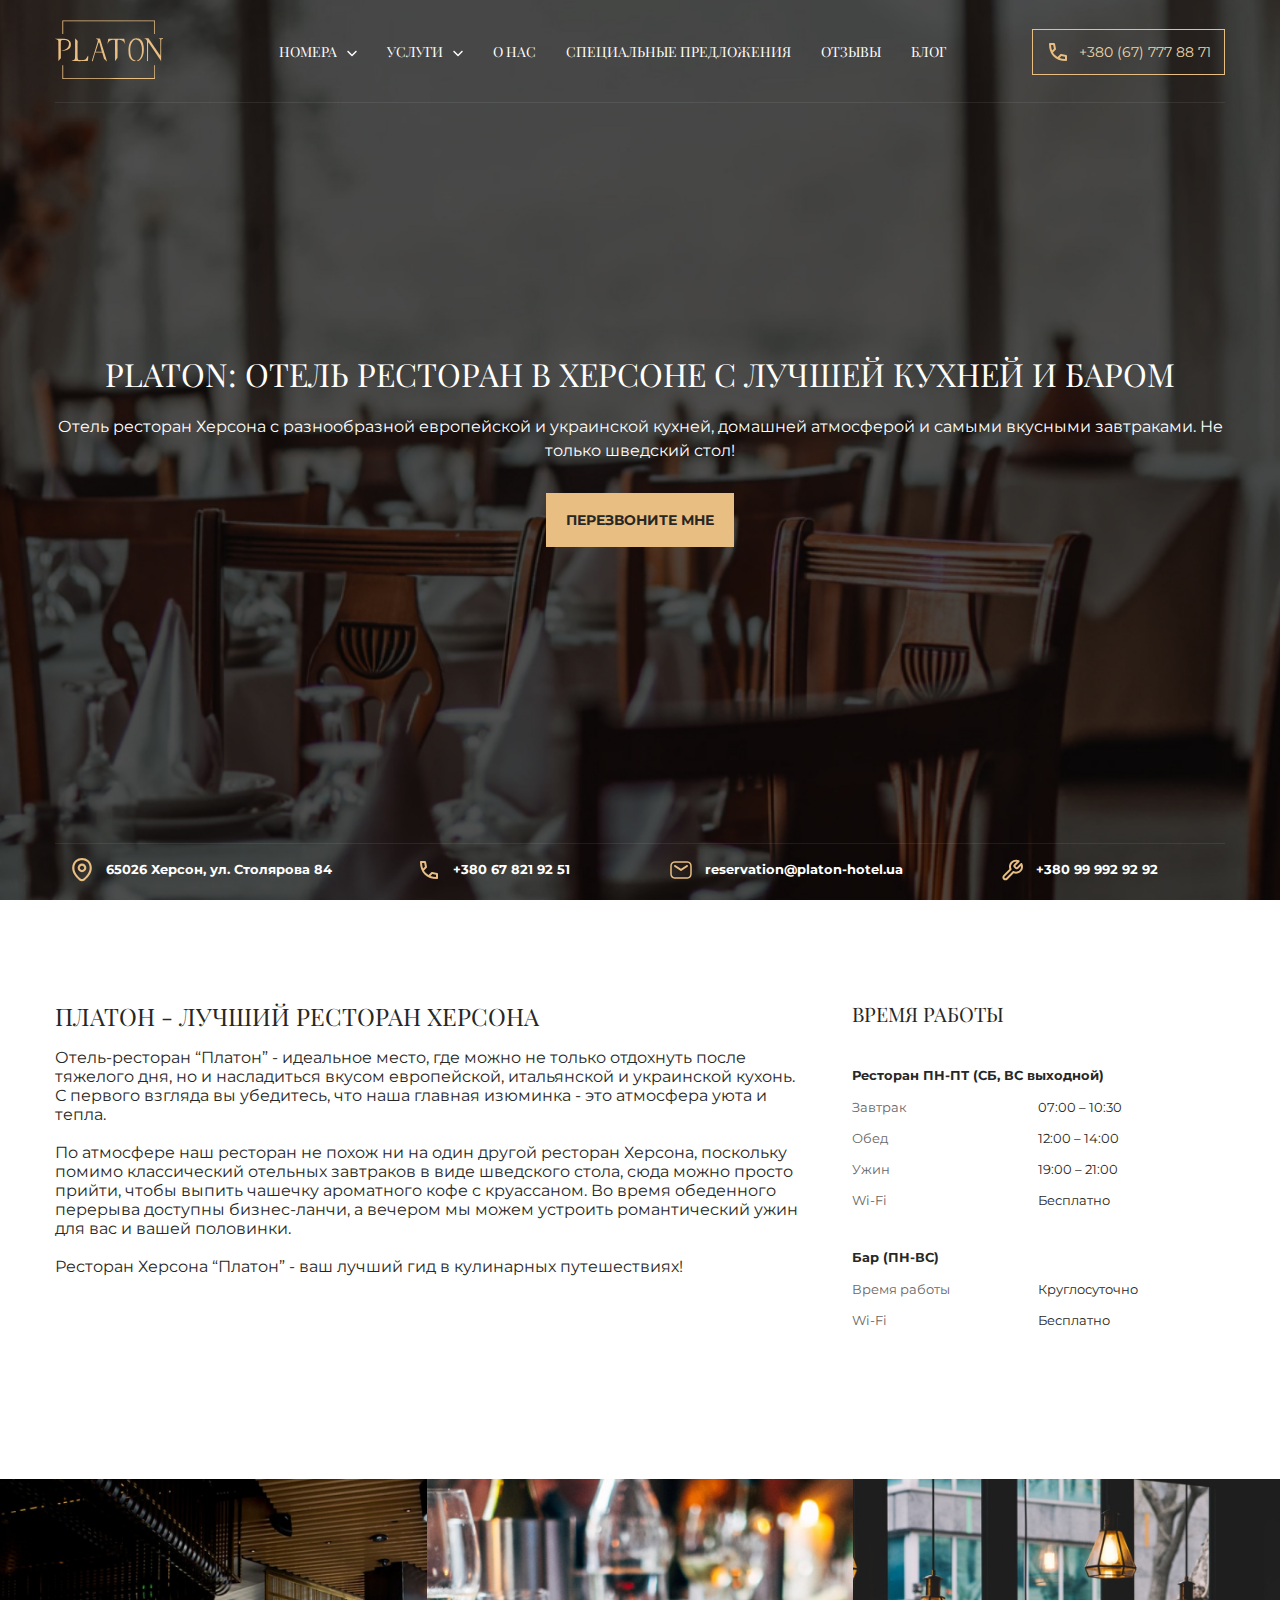
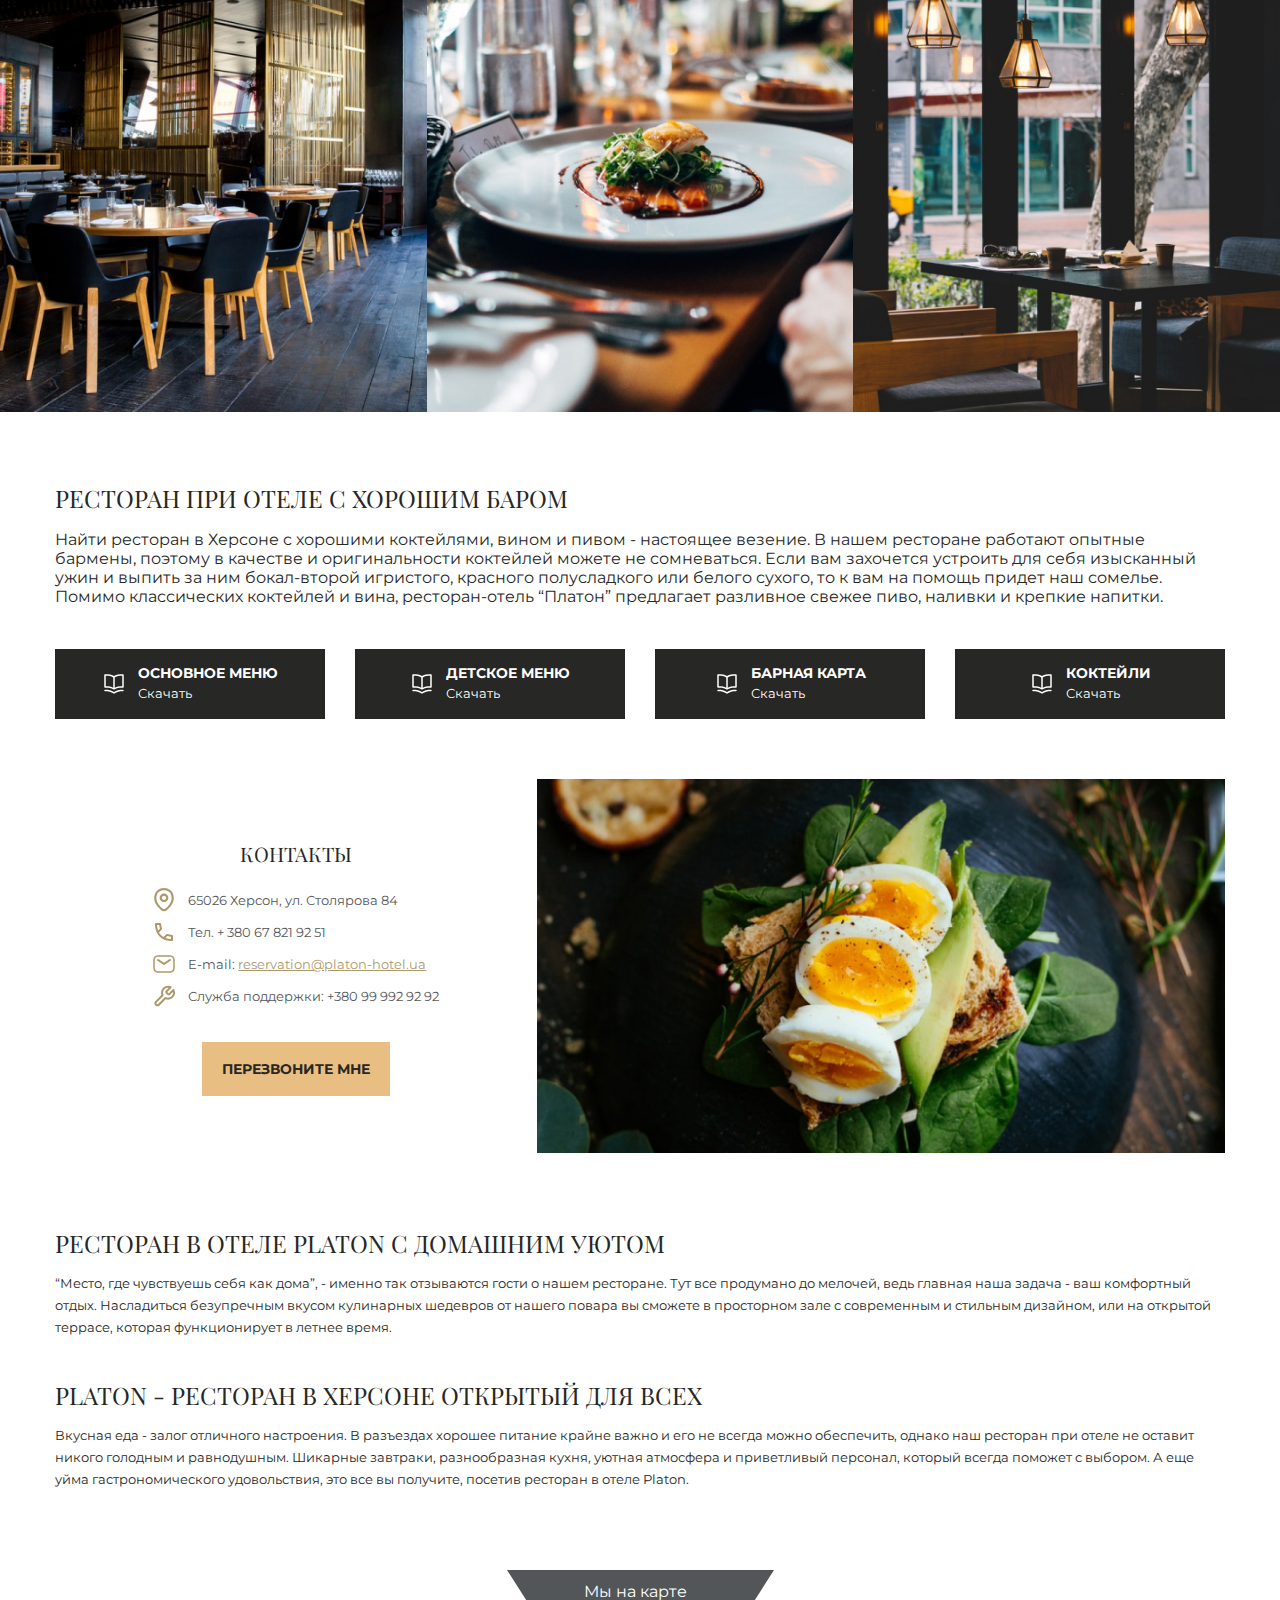
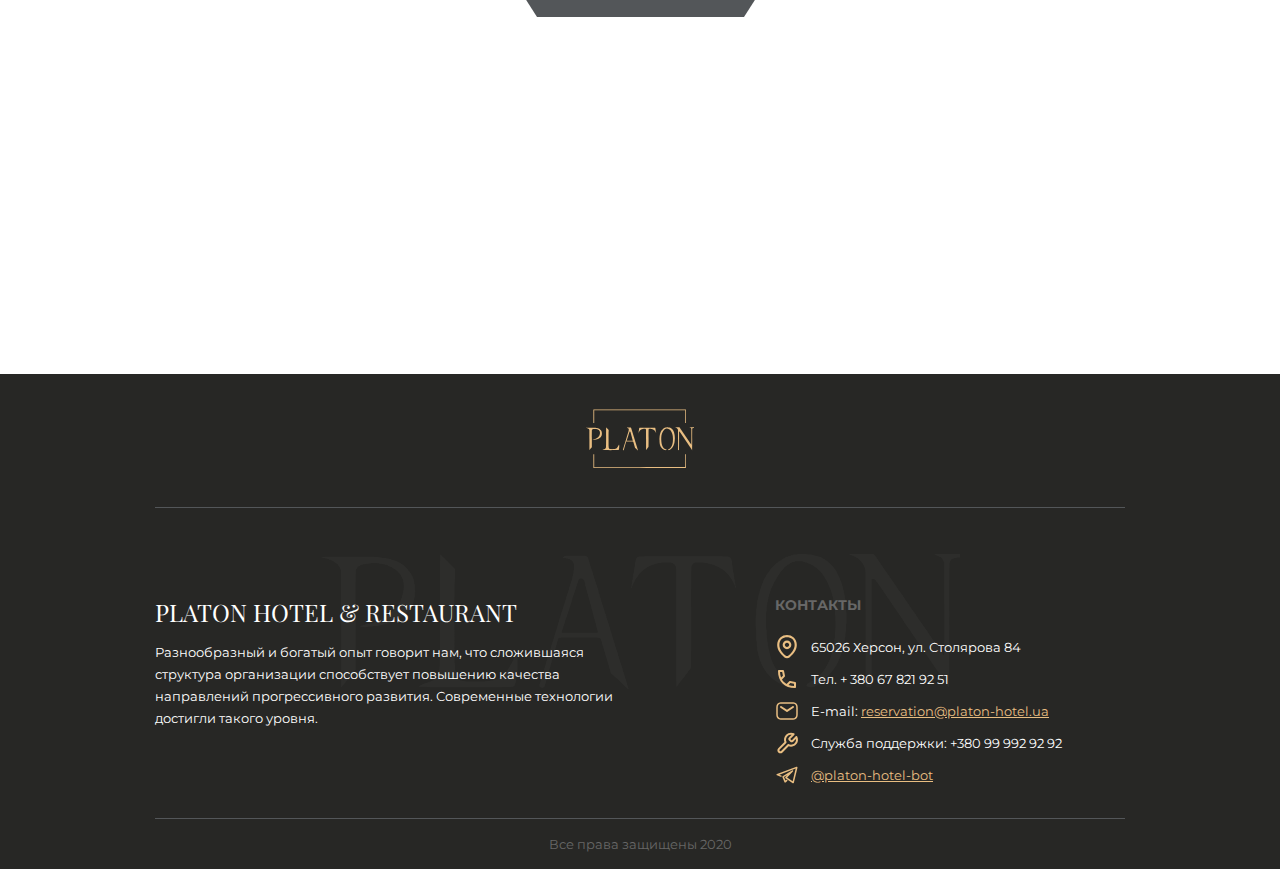
<file: restaurant.html>
<!DOCTYPE html>
<html lang="ru">
<head>
	<meta charset="UTF-8">
	<meta name="viewport" content="width=device-width, initial-scale=1.0">
	<link rel="preconnect" href="https://fonts.gstatic.com">
	<link href="https://fonts.googleapis.com/css2?family=Montserrat:wght@400;700&family=Playfair+Display&display=swap" rel="stylesheet">
	<link rel="stylesheet" href="accets/slick/slick.css">
	<link rel="stylesheet" href="accets/slick/slick-theme.css">
	<link rel="stylesheet" type="text/css" href="accets/css/style.css">
	
	<title>Platon - Ресторан</title>
</head>
<body>
<!-- Sprite -->
<svg style="display: none;">
	<symbol id="book" viewBox="0 0 24 24">
		<path fill-rule="evenodd" clip-rule="evenodd" d="M21 2.25H20.945C18.991 2.24998 17.4326 2.24996 15.9908 2.5121C14.6356 2.7585 13.3992 3.23163 12 4.10704C10.6008 3.23163 9.36438 2.7585 8.00916 2.5121C6.56741 2.24996 5.00897 2.24998 3.05503 2.25H3.05502H3C2.80109 2.25 2.61032 2.32902 2.46967 2.46967C2.32902 2.61032 2.25 2.80109 2.25 3V15C2.25 15.4142 2.58579 15.75 3 15.75C5.02025 15.75 6.4461 15.7525 7.74084 15.9879C9.0029 16.2174 10.1582 16.6735 11.584 17.624C11.8359 17.792 12.1641 17.792 12.416 17.624C13.8418 16.6735 14.9971 16.2174 16.2592 15.9879C17.5539 15.7525 18.9798 15.75 21 15.75C21.4142 15.75 21.75 15.4142 21.75 15V3C21.75 2.58579 21.4142 2.25 21 2.25ZM7.74084 3.9879C8.90291 4.19919 9.97448 4.60267 11.25 5.40729V15.6677C10.1465 15.0668 9.11756 14.7136 8.00916 14.5121C6.74252 14.2818 5.38582 14.2538 3.75 14.2505V3.75061C5.38435 3.75449 6.6124 3.78273 7.74084 3.9879ZM15.9908 14.5121C14.8824 14.7136 13.8535 15.0668 12.75 15.6677V5.40729C14.0255 4.60267 15.0971 4.19919 16.2592 3.9879C17.3876 3.78273 18.6156 3.75448 20.25 3.75061V14.2505C18.6142 14.2538 17.2575 14.2818 15.9908 14.5121ZM3 17.75C2.58579 17.75 2.25 18.0858 2.25 18.5C2.25 18.9142 2.58579 19.25 3 19.25C4.97377 19.25 6.39687 19.3743 7.67766 19.7236C8.95056 20.0707 10.1262 20.6522 11.584 21.624C11.8359 21.792 12.1641 21.792 12.416 21.624C13.8738 20.6522 15.0494 20.0707 16.3223 19.7236C17.6031 19.3743 19.0262 19.25 21 19.25C21.4142 19.25 21.75 18.9142 21.75 18.5C21.75 18.0858 21.4142 17.75 21 17.75C18.9738 17.75 17.3969 17.8757 15.9277 18.2764C14.585 18.6426 13.3686 19.2283 12 20.1041C10.6314 19.2283 9.41499 18.6426 8.07234 18.2764C6.60313 17.8757 5.02623 17.75 3 17.75Z"/>
	</symbol>
	<symbol id="arrowL" viewBox="0 0 22 22">
	<path fill-rule="evenodd" clip-rule="evenodd" d="M20.25 11C20.25 5.89137 16.1086 1.75 11 1.75C5.89137 1.75 1.75 5.89137 1.75 11C1.75 16.1086 5.89137 20.25 11 20.25C16.1086 20.25 20.25 16.1086 20.25 11ZM11 0.25C16.9371 0.25 21.75 5.06294 21.75 11C21.75 16.9371 16.9371 21.75 11 21.75C5.06294 21.75 0.25 16.9371 0.25 11C0.25 5.06294 5.06294 0.25 11 0.25ZM9.46967 7.46967C9.76256 7.17678 10.2374 7.17678 10.5303 7.46967C10.8232 7.76256 10.8232 8.23744 10.5303 8.53033L8.81066 10.25H15C15.4142 10.25 15.75 10.5858 15.75 11C15.75 11.4142 15.4142 11.75 15 11.75H8.81066L10.5303 13.4697C10.8232 13.7626 10.8232 14.2374 10.5303 14.5303C10.2374 14.8232 9.76256 14.8232 9.46967 14.5303L6.46967 11.5303C6.17678 11.2374 6.17678 10.7626 6.46967 10.4697L9.46967 7.46967Z"/>
	</symbol>
	<symbol id="arrowR" viewBox="0 0 24 24">
		<path fill-rule="evenodd" clip-rule="evenodd" d="M2.75 12C2.75 6.89137 6.89137 2.75 12 2.75C17.1086 2.75 21.25 6.89137 21.25 12C21.25 17.1086 17.1086 21.25 12 21.25C6.89137 21.25 2.75 17.1086 2.75 12ZM12 1.25C6.06294 1.25 1.25 6.06294 1.25 12C1.25 17.9371 6.06294 22.75 12 22.75C17.9371 22.75 22.75 17.9371 22.75 12C22.75 6.06294 17.9371 1.25 12 1.25ZM13.5303 8.46967C13.2374 8.17678 12.7626 8.17678 12.4697 8.46967C12.1768 8.76256 12.1768 9.23744 12.4697 9.53033L14.1893 11.25H8C7.58579 11.25 7.25 11.5858 7.25 12C7.25 12.4142 7.58579 12.75 8 12.75H14.1893L12.4697 14.4697C12.1768 14.7626 12.1768 15.2374 12.4697 15.5303C12.7626 15.8232 13.2374 15.8232 13.5303 15.5303L16.5303 12.5303C16.8232 12.2374 16.8232 11.7626 16.5303 11.4697L13.5303 8.46967Z"/>
	</symbol>
	<symbol id="map" viewBox="0 0 18 22">
		<path fill-rule="evenodd" clip-rule="evenodd" d="M2 9.14818C2 6.69712 2.89314 4.93541 4.17115 3.77835C5.46619 2.60588 7.21809 2 9 2C10.7819 2 12.5338 2.6059 13.8288 3.77837C15.1069 4.93543 16 6.69715 16 9.14818C16 11.2169 15.1914 13.1311 14.0546 14.7968C12.9182 16.4618 11.49 17.8244 10.3478 18.767C9.55 19.4253 8.45042 19.4254 7.65255 18.767C6.5103 17.8245 5.082 16.4619 3.94552 14.7968C2.80865 13.1311 2 11.217 2 9.14818ZM18 9.14818C18 6.16712 16.8931 3.85474 15.1712 2.29574C13.4662 0.752148 11.2181 5.54326e-06 9 0C6.78191 -5.60281e-06 4.53381 0.752126 2.82885 2.29572C1.10686 3.85472 0 6.1671 0 9.14818C0 11.7472 1.01476 14.0506 2.29362 15.9243C3.57287 17.7985 5.15262 19.2971 6.37964 20.3096C7.91657 21.5778 10.0839 21.5778 11.6208 20.3095C12.8478 19.297 14.4274 17.7985 15.7066 15.9242C16.9853 14.0505 18 11.7471 18 9.14818ZM7 9.00003C7 7.89546 7.89543 7.00003 9 7.00003C10.1046 7.00003 11 7.89546 11 9.00003C11 10.1046 10.1046 11 9 11C7.89543 11 7 10.1046 7 9.00003ZM9 5.00003C6.79086 5.00003 5 6.79089 5 9.00003C5 11.2092 6.79086 13 9 13C11.2091 13 13 11.2092 13 9.00003C13 6.79089 11.2091 5.00003 9 5.00003Z"/>
	</symbol>
	<symbol id="tel" viewBox="0 0 24 24">
		<path fill-rule="evenodd" clip-rule="evenodd" d="M3 4C3 3.44772 3.44772 3 4 3H8C8.47668 3 8.8871 3.33646 8.98058 3.80388L9.98058 8.80388C10.0462 9.13174 9.94353 9.47068 9.70711 9.70711L6.97995 12.4343C7.53364 13.411 8.19591 14.2817 8.95711 15.0429C9.7183 15.8041 10.589 16.4664 11.5657 17.0201L14.2929 14.2929C14.5293 14.0565 14.8683 13.9538 15.1961 14.0194L20.1961 15.0194C20.6635 15.1129 21 15.5233 21 16V16.0078V16.0156V16.0234V16.0312V16.0391V16.0469V16.0547V16.0625V16.0703V16.0781V16.0859V16.0938V16.1016V16.1094V16.1172V16.125V16.1328V16.1406V16.1484V16.1562V16.1641V16.1719V16.1797V16.1875V16.1953V16.2031V16.2109V16.2188V16.2266V16.2344V16.2422V16.25V16.2578V16.2656V16.2734V16.2812V16.2891V16.2969V16.3047V16.3125V16.3203V16.3281V16.3359V16.3438V16.3516V16.3594V16.3672V16.375V16.3828V16.3906V16.3984V16.4062V16.4141V16.4219V16.4297V16.4375V16.4453V16.4531V16.4609V16.4688V16.4766V16.4844V16.4922V16.5V16.5078V16.5156V16.5234V16.5312V16.5391V16.5469V16.5547V16.5625V16.5703V16.5781V16.5859V16.5938V16.6016V16.6094V16.6172V16.625V16.6328V16.6406V16.6484V16.6562V16.6641V16.6719V16.6797V16.6875V16.6953V16.7031V16.7109V16.7188V16.7266V16.7344V16.7422V16.75V16.7578V16.7656V16.7734V16.7812V16.7891V16.7969V16.8047V16.8125V16.8203V16.8281V16.8359V16.8438V16.8516V16.8594V16.8672V16.875V16.8828V16.8906V16.8984V16.9062V16.9141V16.9219V16.9297V16.9375V16.9453V16.9531V16.9609V16.9688V16.9766V16.9844V16.9922V17V17.0078V17.0156V17.0234V17.0312V17.0391V17.0469V17.0547V17.0625V17.0703V17.0781V17.0859V17.0938V17.1016V17.1094V17.1172V17.125V17.1328V17.1406V17.1484V17.1562V17.1641V17.1719V17.1797V17.1875V17.1953V17.2031V17.2109V17.2188V17.2266V17.2344V17.2422V17.25V17.2578V17.2656V17.2734V17.2812V17.2891V17.2969V17.3047V17.3125V17.3203V17.3281V17.3359V17.3438V17.3516V17.3594V17.3672V17.375V17.3828V17.3906V17.3984V17.4062V17.4141V17.4219V17.4297V17.4375V17.4453V17.4531V17.4609V17.4688V17.4766V17.4844V17.4922V17.5V17.5078V17.5156V17.5234V17.5312V17.5391V17.5469V17.5547V17.5625V17.5703V17.5781V17.5859V17.5938V17.6016V17.6094V17.6172V17.625V17.6328V17.6406V17.6484V17.6562V17.6641V17.6719V17.6797V17.6875V17.6953V17.7031V17.7109V17.7188V17.7266V17.7344V17.7422V17.75V17.7578V17.7656V17.7734V17.7812V17.7891V17.7969V17.8047V17.8125V17.8203V17.8281V17.8359V17.8438V17.8516V17.8594V17.8672V17.875V17.8828V17.8906V17.8984V17.9062V17.9141V17.9219V17.9297V17.9375V17.9453V17.9531V17.9609V17.9688V17.9766V17.9844V17.9922V18V18.0078V18.0156V18.0234V18.0312V18.0391V18.0469V18.0547V18.0625V18.0703V18.0781V18.0859V18.0938V18.1016V18.1094V18.1172V18.125V18.1328V18.1406V18.1484V18.1562V18.1641V18.1719V18.1797V18.1875V18.1953V18.2031V18.2109V18.2188V18.2266V18.2344V18.2422V18.25V18.2578V18.2656V18.2734V18.2812V18.2891V18.2969V18.3047V18.3125V18.3203V18.3281V18.3359V18.3438V18.3516V18.3594V18.3672V18.375V18.3828V18.3906V18.3984V18.4062V18.4141V18.4219V18.4297V18.4375V18.4453V18.4531V18.4609V18.4688V18.4766V18.4844V18.4922V18.5V18.5078V18.5156V18.5234V18.5312V18.5391V18.5469V18.5547V18.5625V18.5703V18.5781V18.5859V18.5938V18.6016V18.6094V18.6172V18.625V18.6328V18.6406V18.6484V18.6562V18.6641V18.6719V18.6797V18.6875V18.6953V18.7031V18.7109V18.7188V18.7266V18.7344V18.7422V18.75V18.7578V18.7656V18.7734V18.7812V18.7891V18.7969V18.8047V18.8125V18.8203V18.8281V18.8359V18.8438V18.8516V18.8594V18.8672V18.875V18.8828V18.8906V18.8984V18.9062V18.9141V18.9219V18.9297V18.9375V18.9453V18.9531V18.9609V18.9688V18.9766V18.9844V18.9922V19V19.0078V19.0156V19.0234V19.0312V19.0391V19.0469V19.0547V19.0625V19.0703V19.0781V19.0859V19.0938V19.1016V19.1094V19.1172V19.125V19.1328V19.1406V19.1484V19.1562V19.1641V19.1719V19.1797V19.1875V19.1953V19.2031V19.2109V19.2188V19.2266V19.2344V19.2422V19.25V19.2578V19.2656V19.2734V19.2812V19.2891V19.2969V19.3047V19.3125V19.3203V19.3281V19.3359V19.3438V19.3516V19.3594V19.3672V19.375V19.3828V19.3906V19.3984V19.4062V19.4141V19.4219V19.4297V19.4375V19.4453V19.4531V19.4609V19.4688V19.4766V19.4844V19.4922V19.5V19.5078V19.5156V19.5234V19.5312V19.5391V19.5469V19.5547V19.5625V19.5703V19.5781V19.5859V19.5938V19.6016V19.6094V19.6172V19.625V19.6328V19.6406V19.6484V19.6562V19.6641V19.6719V19.6797V19.6875V19.6953V19.7031V19.7109V19.7188V19.7266V19.7344V19.7422V19.75V19.7578V19.7656V19.7734V19.7812V19.7891V19.7969V19.8047V19.8125V19.8203V19.8281V19.8359V19.8438V19.8516V19.8594V19.8672V19.875V19.8828V19.8906V19.8984V19.9062V19.9141V19.9219V19.9297V19.9375V19.9453V19.9531V19.9609V19.9688V19.9766V19.9844V19.9922V20C21 20.5523 20.5523 21 20 21C14.7995 21 10.5217 19.4359 7.54289 16.4571C4.56408 13.4783 3 9.20051 3 4ZM13.4951 17.9191C15.1117 18.5268 16.9502 18.89 19 18.9787V18.9766V18.9688V18.9609V18.9531V18.9453V18.9375V18.9297V18.9219V18.9141V18.9062V18.8984V18.8906V18.8828V18.875V18.8672V18.8594V18.8516V18.8438V18.8359V18.8281V18.8203V18.8125V18.8047V18.7969V18.7891V18.7812V18.7734V18.7656V18.7578V18.75V18.7422V18.7344V18.7266V18.7188V18.7109V18.7031V18.6953V18.6875V18.6797V18.6719V18.6641V18.6562V18.6484V18.6406V18.6328V18.625V18.6172V18.6094V18.6016V18.5938V18.5859V18.5781V18.5703V18.5625V18.5547V18.5469V18.5391V18.5312V18.5234V18.5156V18.5078V18.5V18.4922V18.4844V18.4766V18.4688V18.4609V18.4531V18.4453V18.4375V18.4297V18.4219V18.4141V18.4062V18.3984V18.3906V18.3828V18.375V18.3672V18.3594V18.3516V18.3438V18.3359V18.3281V18.3203V18.3125V18.3047V18.2969V18.2891V18.2812V18.2734V18.2656V18.2578V18.25V18.2422V18.2344V18.2266V18.2188V18.2109V18.2031V18.1953V18.1875V18.1797V18.1719V18.1641V18.1562V18.1484V18.1406V18.1328V18.125V18.1172V18.1094V18.1016V18.0938V18.0859V18.0781V18.0703V18.0625V18.0547V18.0469V18.0391V18.0312V18.0234V18.0156V18.0078V18V17.9922V17.9844V17.9766V17.9688V17.9609V17.9531V17.9453V17.9375V17.9297V17.9219V17.9141V17.9062V17.8984V17.8906V17.8828V17.875V17.8672V17.8594V17.8516V17.8438V17.8359V17.8281V17.8203V17.8125V17.8047V17.7969V17.7891V17.7812V17.7734V17.7656V17.7578V17.75V17.7422V17.7344V17.7266V17.7188V17.7109V17.7031V17.6953V17.6875V17.6797V17.6719V17.6641V17.6562V17.6484V17.6406V17.6328V17.625V17.6172V17.6094V17.6016V17.5938V17.5859V17.5781V17.5703V17.5625V17.5547V17.5469V17.5391V17.5312V17.5234V17.5156V17.5078V17.5V17.4922V17.4844V17.4766V17.4688V17.4609V17.4531V17.4453V17.4375V17.4297V17.4219V17.4141V17.4062V17.3984V17.3906V17.3828V17.375V17.3672V17.3594V17.3516V17.3438V17.3359V17.3281V17.3203V17.3125V17.3047V17.2969V17.2891V17.2812V17.2734V17.2656V17.2578V17.25V17.2422V17.2344V17.2266V17.2188V17.2109V17.2031V17.1953V17.1875V17.1797V17.1719V17.1641V17.1562V17.1484V17.1406V17.1328V17.125V17.1172V17.1094V17.1016V17.0938V17.0859V17.0781V17.0703V17.0625V17.0547V17.0469V17.0391V17.0312V17.0234V17.0156V17.0078V17V16.9922V16.9844V16.9766V16.9688V16.9609V16.9531V16.9453V16.9375V16.9297V16.9219V16.9141V16.9062V16.8984V16.8906V16.8828V16.875V16.8672V16.8594V16.8516V16.8438V16.8359V16.8281V16.8203V16.8198L15.3287 16.0855L13.4951 17.9191ZM6.08093 10.5049L7.91446 8.67133L7.1802 5H5.02133C5.10996 7.04982 5.4732 8.88831 6.08093 10.5049Z"/>
	</symbol>
	<symbol id="email" viewBox="0 0 24 24">
		<path fill-rule="evenodd" clip-rule="evenodd" d="M8.4 3.25H8.367C7.27486 3.24999 6.40936 3.24999 5.71173 3.30699C4.99834 3.36527 4.39472 3.48688 3.84355 3.76772C2.94978 4.22312 2.22312 4.94978 1.76772 5.84355C1.48688 6.39472 1.36527 6.99834 1.30699 7.71173C1.24999 8.40935 1.24999 9.27485 1.25 10.367V10.367V10.4V13.6V13.633C1.24999 14.7251 1.24999 15.5906 1.30699 16.2883C1.36527 17.0017 1.48688 17.6053 1.76772 18.1565C2.22312 19.0502 2.94978 19.7769 3.84355 20.2323C4.39472 20.5131 4.99834 20.6347 5.71173 20.693C6.40935 20.75 7.27485 20.75 8.36698 20.75H8.4H15.6H15.633C16.7252 20.75 17.5906 20.75 18.2883 20.693C19.0017 20.6347 19.6053 20.5131 20.1565 20.2323C21.0502 19.7769 21.7769 19.0502 22.2323 18.1565C22.5131 17.6053 22.6347 17.0017 22.693 16.2883C22.75 15.5906 22.75 14.7252 22.75 13.633V13.6V10.4V10.367C22.75 9.27484 22.75 8.40935 22.693 7.71173C22.6347 6.99834 22.5131 6.39472 22.2323 5.84355C21.7769 4.94978 21.0502 4.22312 20.1565 3.76772C19.6053 3.48688 19.0017 3.36527 18.2883 3.30699C17.5906 3.24999 16.7251 3.24999 15.633 3.25H15.6H8.4ZM4.52453 5.10423C4.829 4.94909 5.21325 4.85271 5.83388 4.80201C6.46327 4.75058 7.26752 4.75 8.4 4.75H15.6C16.7325 4.75 17.5367 4.75058 18.1661 4.80201C18.7867 4.85271 19.171 4.94909 19.4755 5.10423C20.087 5.41582 20.5842 5.913 20.8958 6.52453C21.0509 6.829 21.1473 7.21325 21.198 7.83388C21.2494 8.46326 21.25 9.26752 21.25 10.4V13.6C21.25 14.7325 21.2494 15.5367 21.198 16.1661C21.1473 16.7867 21.0509 17.171 20.8958 17.4755C20.5842 18.087 20.087 18.5842 19.4755 18.8958C19.171 19.0509 18.7867 19.1473 18.1661 19.198C17.5367 19.2494 16.7325 19.25 15.6 19.25H8.4C7.26752 19.25 6.46327 19.2494 5.83388 19.198C5.21325 19.1473 4.829 19.0509 4.52453 18.8958C3.913 18.5842 3.41582 18.087 3.10423 17.4755C2.94909 17.171 2.85271 16.7867 2.80201 16.1661C2.75058 15.5367 2.75 14.7325 2.75 13.6V10.4C2.75 9.26752 2.75058 8.46326 2.80201 7.83388C2.85271 7.21325 2.94909 6.829 3.10423 6.52453C3.41582 5.913 3.913 5.41582 4.52453 5.10423ZM6.5547 7.16795C6.09517 6.8616 5.4743 6.98577 5.16795 7.4453C4.8616 7.90483 4.98577 8.5257 5.4453 8.83205L11.4453 12.8321C11.7812 13.056 12.2188 13.056 12.5547 12.8321L18.5547 8.83205C19.0142 8.5257 19.1384 7.90483 18.8321 7.4453C18.5257 6.98577 17.9048 6.8616 17.4453 7.16795L12 10.7981L6.5547 7.16795Z"/>
	</symbol>
	<symbol id="wrench" viewBox="0 0 24 24">
		<path fill-rule="evenodd" clip-rule="evenodd" d="M19.5825 3.07635C19.6374 3.3963 19.5336 3.72298 19.304 3.95252L15.7271 7.52948C15.5174 7.73915 15.4032 7.85444 15.3275 7.94361C15.3245 7.94716 15.3217 7.95054 15.319 7.95374C15.3217 7.95695 15.3245 7.96033 15.3275 7.96388C15.4032 8.05305 15.5174 8.16833 15.7271 8.37801L16.2928 8.94369C16.5024 9.15337 16.6177 9.26755 16.7069 9.34325C16.7104 9.34627 16.7138 9.3491 16.717 9.35177C16.7202 9.3491 16.7236 9.34627 16.7272 9.34325C16.8163 9.26755 16.9316 9.15337 17.1413 8.94369L20.7183 5.36673C20.9478 5.13719 21.2745 5.03335 21.5944 5.08823C21.9144 5.14311 22.1878 5.34988 22.3277 5.64279C23.57 8.24346 23.1159 11.4543 20.9597 13.6106C18.9842 15.586 16.1237 16.1328 13.658 15.2554L7.52464 21.3888C6.35307 22.5603 4.45357 22.5603 3.282 21.3888C2.11043 20.2172 2.11043 18.3177 3.282 17.1461L9.41539 11.0127C8.53793 8.54712 9.08474 5.68653 11.0602 3.7111C13.2164 1.55485 16.4273 1.10072 19.028 2.34308C19.3209 2.48301 19.5277 2.75641 19.5825 3.07635ZM16.7175 3.71064C15.213 3.49689 13.6305 3.96924 12.4744 5.12532C10.9361 6.6636 10.6084 8.95698 11.4968 10.8168C11.6795 11.1992 11.6013 11.6553 11.3016 11.955L4.69621 18.5603C4.30569 18.9509 4.30569 19.584 4.69621 19.9746C5.08674 20.3651 5.7199 20.3651 6.11043 19.9746L12.7158 13.3692C13.0155 13.0695 13.4715 12.9913 13.854 13.174C15.7138 14.0624 18.0072 13.7347 19.5455 12.1964C20.7015 11.0403 21.1739 9.45777 20.9601 7.95328L18.5555 10.3579L18.533 10.3805C18.3545 10.5589 18.1807 10.7328 18.0215 10.8679C17.8467 11.0164 17.6248 11.1759 17.3351 11.2701C16.9334 11.4006 16.5007 11.4006 16.099 11.2701C15.8093 11.1759 15.5874 11.0164 15.4125 10.8679C15.2533 10.7328 15.0795 10.5589 14.9011 10.3805C14.8936 10.373 14.8861 10.3654 14.8786 10.3579L14.3129 9.79222C14.3053 9.78469 14.2978 9.77718 14.2903 9.76967C14.1118 9.59123 13.938 9.41745 13.8028 9.25823C13.6544 9.08338 13.4948 8.86149 13.4007 8.57178C13.2702 8.17009 13.2702 7.7374 13.4007 7.33571C13.4948 7.04599 13.6544 6.8241 13.8028 6.64925C13.938 6.49004 14.1118 6.31626 14.2903 6.13782C14.2978 6.13031 14.3053 6.12279 14.3129 6.11526L16.7175 3.71064Z"/>
	</symbol>
	<symbol id="telegram" viewBox="0 0 24 24">
		<path d="M18.1425 20.3326C17.9871 20.3337 17.835 20.2866 17.7075 20.1976L10.5 15.1426C10.4109 15.0797 10.3365 14.9982 10.2821 14.9036C10.2277 14.809 10.1946 14.7037 10.185 14.5951C10.1749 14.4852 10.1892 14.3745 10.2268 14.2708C10.2644 14.1671 10.3244 14.0729 10.4025 13.9951L12.3675 12.0001L9.00004 14.1076L10.5 17.5501L11.16 16.8901C11.3003 16.7488 11.4909 16.6691 11.6899 16.6684C11.8889 16.6677 12.0801 16.7461 12.2213 16.8863C12.3625 17.0265 12.4423 17.2171 12.443 17.4162C12.4437 17.6152 12.3653 17.8063 12.225 17.9476L10.725 19.3876C10.6386 19.4749 10.532 19.5397 10.4146 19.5761C10.2972 19.6126 10.1727 19.6197 10.0519 19.5967C9.93115 19.5738 9.8179 19.5215 9.7221 19.4445C9.62631 19.3674 9.55091 19.2681 9.50254 19.1551L7.33504 14.1001C7.26565 13.9348 7.25776 13.7501 7.31279 13.5795C7.36783 13.4089 7.48215 13.2636 7.63504 13.1701L17.025 7.38756C17.1816 7.29117 17.3682 7.25567 17.5493 7.28781C17.7303 7.31995 17.8933 7.4175 18.0071 7.5619C18.121 7.70631 18.1778 7.88751 18.1668 8.07107C18.1559 8.25464 18.0778 8.42777 17.9475 8.55756L12.0825 14.4226L17.6625 18.3376L20.6625 5.58756L4.33504 11.6626L6.14254 12.4126C6.23958 12.4451 6.32892 12.4972 6.40507 12.5656C6.48121 12.634 6.54255 12.7173 6.5853 12.8103C6.62805 12.9033 6.65132 13.0041 6.65366 13.1064C6.656 13.2088 6.63736 13.3105 6.59891 13.4053C6.56045 13.5002 6.50298 13.5862 6.43004 13.658C6.3571 13.7298 6.27023 13.7859 6.17479 13.8229C6.07934 13.8599 5.97733 13.8769 5.87505 13.873C5.77276 13.8691 5.67237 13.8443 5.58004 13.8001L1.97254 12.3376C1.83024 12.2836 1.70773 12.1876 1.62128 12.0623C1.53483 11.9371 1.48853 11.7885 1.48853 11.6363C1.48853 11.4841 1.53483 11.3355 1.62128 11.2103C1.70773 11.085 1.83024 10.989 1.97254 10.9351L21.4875 3.75006C21.6139 3.7045 21.7501 3.69368 21.882 3.71875C22.014 3.74381 22.1367 3.80384 22.2375 3.89256C22.3418 3.98388 22.4187 4.10231 22.4598 4.23471C22.5008 4.3671 22.5044 4.50828 22.47 4.64256L18.87 19.7551C18.8423 19.8752 18.7853 19.9867 18.7042 20.0795C18.6231 20.1724 18.5204 20.2439 18.405 20.2876C18.3207 20.3171 18.2319 20.3323 18.1425 20.3326Z"/>
</svg>
<!-- Header -->
<header>
	<div class="container">
		<div class="header__inner">
			<a class="header__logo" href="#">
				<img src="accets/images/logo.svg" alt="">
			</a>

			<nav class="nav">
				<div class="nav__submenu">Номера</div>
				<div class="nav__submenu">Услуги</div>
				<div class="nav__link">О нас</div>
				<div class="nav__link">Специальные предложения</div>
				<div class="nav__link">Отзывы</div>
				<div class="nav__link">Блог</div>
			</nav>

			<div class="header__item">
				<div class="header__local"></div>
				<div class="btn__tel">
					<svg class="icon__tel">
						<use xlink:href="#tel"></use>
					</svg>
				+380 (67) 777 88 71
				</div>
			</div>
		</div>
	</div>
</header>
<!-- Intro -->
<div class="intro text-center" style="background: url(accets/images/restaurants/restaurant-intro.jpg) no-repeat center; background-size: cover;">
	<div class="container">
		<h1>
			Platon: отель ресторан в Херсоне с лучшей кухней и баром
		</h1>
		<p>
			Отель ресторан Херсона с разнообразной европейской и украинской кухней, домашней атмосферой и самыми вкусными завтраками. Не только шведский стол!
		</p>
		<div class="text-center">
			<a class="btn" href="#">Перезвоните мне</a>
		</div>
		<div class="rest__intro--contact">
			<div class="rest__intro--contact-item">
				<svg class="contacts__icon">
					<use xlink:href="#map"></use>
				</svg>
				<p>65026 Херсон, ул. Столярова 84</p>
			</div>
			<div class="rest__intro--contact-item">
				<svg class="contacts__icon">
					<use xlink:href="#tel"></use>
				</svg>
				<p>+380 67 821 92 51</p>
			</div>
			<div class="rest__intro--contact-item">
				<svg class="contacts__icon">
					<use xlink:href="#email"></use>
				</svg>
				<p>reservation@platon-hotel.ua</p>
			</div>
			<div class="rest__intro--contact-item">
				<svg class="contacts__icon">
					<use xlink:href="#wrench"></use>
				</svg>
				<p>+380 99 992 92 92</p>
			</div>
		</div>
	</div>
</div>

<div class="container">
	<div class="section-2 section-2--rest">
		<div class="section-2--rest__text">
			<h2>Платон - лучший ресторан Херсона</h2>
			<p>
				Отель-ресторан “Платон” - идеальное место, где можно не только отдохнуть после тяжелого дня, но и насладиться вкусом европейской, итальянской и украинской кухонь. С первого взгляда вы убедитесь, что наша главная изюминка - это атмосфера уюта и тепла. <br><br>
				По атмосфере наш ресторан не похож ни на один другой ресторан Херсона, поскольку помимо классический отельных завтраков в виде шведского стола, сюда можно просто прийти, чтобы выпить чашечку ароматного кофе с круассаном. Во время обеденного перерыва доступны бизнес-ланчи, а вечером мы можем устроить романтический ужин для вас и вашей половинки. <br><br>
				Ресторан Херсона “Платон” - ваш лучший гид в кулинарных путешествиях!
			</p>
		</div>
		<div class="section-2--rest__graf">
			<h5>Время работы</h5>
			<div class="rest__graf--title">
				Ресторан ПН-ПТ (СБ, ВС выходной)
			</div>
			<ul class="rest__graf--text">
				<li>
					<span>Завтрак</span>
					<p>07:00 – 10:30</p>
				</li>
				<li>
					<span>Обед</span>
					<p>12:00 – 14:00</p>
				</li>
				<li>
					<span>Ужин</span>
					<p>19:00 – 21:00</p>
				</li>
				<li>
					<span>Wi-Fi</span>
					<p>Бесплатно</p>
				</li>
			</ul>
			<div class="rest__graf--title">
				Бар (ПН-ВС)
			</div>
			<ul class="rest__graf--text">
				<li>
					<span>Время работы</span>
					<p>Круглосуточно</p>
				</li>
				<li>
					<span>Wi-Fi</span>
					<p>Бесплатно</p>
				</li>
			</ul>
		</div>
	</div>
</div>
<div class="rest-section-3">
	<img src="accets/images/restaurants/space1.jpg">
	<img src="accets/images/restaurants/space2.jpg">
	<img src="accets/images/restaurants/space3.jpg">
</div>
<div class="container">
	<div class="rest-section-4">
		<h2>Ресторан при отеле с хорошим баром</h2>
		<p>
			Найти ресторан в Херсоне с хорошими коктейлями, вином и пивом - настоящее везение. В нашем ресторане работают опытные бармены, поэтому в качестве и оригинальности коктейлей можете не сомневаться. Если вам захочется устроить для себя изысканный ужин и выпить за ним бокал-второй игристого, красного полусладкого или белого сухого, то к вам на помощь придет наш сомелье. Помимо классических коктейлей и вина, ресторан-отель “Платон” предлагает разливное свежее пиво, наливки и крепкие напитки.
		</p>
		<div class="rest-section-4--inner">
			<a class="rest-section-4--item" href="#" download>
				<svg class="contacts__icon">
					<use xlink:href="#book"></use>
				</svg>
				<div class="rest-section-4--item-text">
					<h4>Основное меню</h4>
					<p>Скачать</p>
				</div>
			</a>
			<a class="rest-section-4--item" href="#" download>
				<svg class="contacts__icon">
					<use xlink:href="#book"></use>
				</svg>
				<div class="rest-section-4--item-text">
					<h4>Детское меню</h4>
					<p>Скачать</p>
				</div>
			</a>
			<a class="rest-section-4--item" href="#" download>
				<svg class="contacts__icon">
					<use xlink:href="#book"></use>
				</svg>
				<div class="rest-section-4--item-text">
					<h4>Барная карта</h4>
					<p>Скачать</p>
				</div>
			</a>
			<a class="rest-section-4--item" href="#" download>
				<svg class="contacts__icon">
					<use xlink:href="#book"></use>
				</svg>
				<div class="rest-section-4--item-text">
					<h4>Коктейли</h4>
					<p>Скачать</p>
				</div>
			</a>
		</div>
	</div>
</div>
<div class="container contact-wrapper">
	<div class="rest-section-5">
		<div class="rest-section-5--text">
			<h5>Контакты</h5>
			<div class="contacts">
				<div class="contacts__item">
					<div class="contacts__icon">
						<svg class="contacts__icon">
							<use xlink:href="#map"></use>
						</svg>
					</div>
					<p>65026 Херсон, ул. Столярова 84</p>
				</div>
				<div class="contacts__item">
					<div class="contacts__icon">
						<svg class="contacts__icon">
							<use xlink:href="#tel"></use>
						</svg>
					</div>
					<p>Тел. + 380 67 821 92 51</p>
				</div>
				<div class="contacts__item">
					<div class="contacts__icon">
						<svg class="contacts__icon">
							<use xlink:href="#email"></use>
						</svg>
					</div>
					<p>E-mail: <a href="#">reservation@platon-hotel.ua</a></p>
				</div>
				<div class="contacts__item">
					<div class="contacts__icon">
						<svg class="contacts__icon">
							<use xlink:href="#wrench"></use>
						</svg>
					</div>
					<p>Служба поддержки: +380 99 992 92 92</p>
				</div>
			</div>
			<div class="btn">Перезвоните мне</div>
		</div>
		<div class="rest-section-5--photo">
			<img src="accets/images/restaurants/contact-img.jpg" alt="">
		</div>
	</div>
</div>
<div class="container">
	<div class="section-5">
		<h2>Ресторан в отеле Platon с домашним уютом</h2>
		<p>
			“Место, где чувствуешь себя как дома”, - именно так отзываются гости о нашем ресторане. Тут все продумано до мелочей, ведь главная наша задача - ваш комфортный отдых. Насладиться безупречным вкусом кулинарных шедевров от нашего повара вы сможете в просторном зале с современным и стильным дизайном, или на открытой террасе, которая функционирует в летнее время.
		</p>
		<h2>Platon - ресторан в Херсоне открытый для всех</h2>
		<p>
			Вкусная еда - залог отличного настроения. В разъездах хорошее питание крайне важно и его не всегда можно обеспечить, однако наш ресторан при отеле не оставит никого голодным и равнодушным. Шикарные завтраки, разнообразная кухня, уютная атмосфера и приветливый персонал, который всегда поможет с выбором. А еще уйма гастрономического удовольствия, это все вы получите, посетив ресторан в отеле Platon.
		</p>
	</div>
</div>

<div class="map">
	<div class="trapezium"><span>Мы на карте</span></div>	
	<iframe src="https://www.google.com/maps/embed?pb=!1m14!1m12!1m3!1d2739.402155453987!2d32.61523623317548!3d46.63857194705448!2m3!1f0!2f0!3f0!3m2!1i1024!2i768!4f13.1!5e0!3m2!1sru!2sua!4v1618690546232!5m2!1sru!2sua" width="100%" height="400" style="border:0;" allowfullscreen="" loading="lazy"></iframe>
</div>

<footer class="footer">
	<div class="footer__inner">
		<div class="footer__item-1">
			<div class="footer__logo">
				<a href="#">
					<img src="accets/images/logo.svg">
				</a>	
			</div>
		</div>
		<div class="footer__item-2">
			<div class="text-f">
				<h2>Platon Hotel & Restaurant</h2>
				<p class="p13 text-f">
					Разнообразный и богатый опыт говорит нам, что сложившаяся структура организации способствует повышению качества направлений прогрессивного развития. Современные технологии достигли такого уровня.
				</p>
			</div>
			<div>
				<h4>Контакты</h4>
				<div class="contacts">
					<div class="contacts__item">
						<svg class="contacts__icon">
							<use xlink:href="#map"></use>
						</svg>
						<p>65026 Херсон, ул. Столярова 84</p>
					</div>
					<div class="contacts__item">
						<svg class="contacts__icon">
							<use xlink:href="#tel"></use>
						</svg>
						<p>Тел. + 380 67 821 92 51</p>
					</div>
					<div class="contacts__item">
						<svg class="contacts__icon">
							<use xlink:href="#email"></use>
						</svg>
						<p>E-mail: <a href="#">reservation@platon-hotel.ua</a></p>
					</div>
					<div class="contacts__item">
						<svg class="contacts__icon">
							<use xlink:href="#wrench"></use>
						</svg>
						<p>Служба поддержки: +380 99 992 92 92</p>
					</div>
					<div class="contacts__item">
						<svg class="contacts__icon">
							<use xlink:href="#telegram"></use>
						</svg>
						<a href="#">@platon-hotel-bot</a>
					</div>
				</div>
			</div>
		</div>
	</div>
	<div class="copyright">
		Все права защищены 2020
	</div>
</footer>
</body>
</html>
</file>
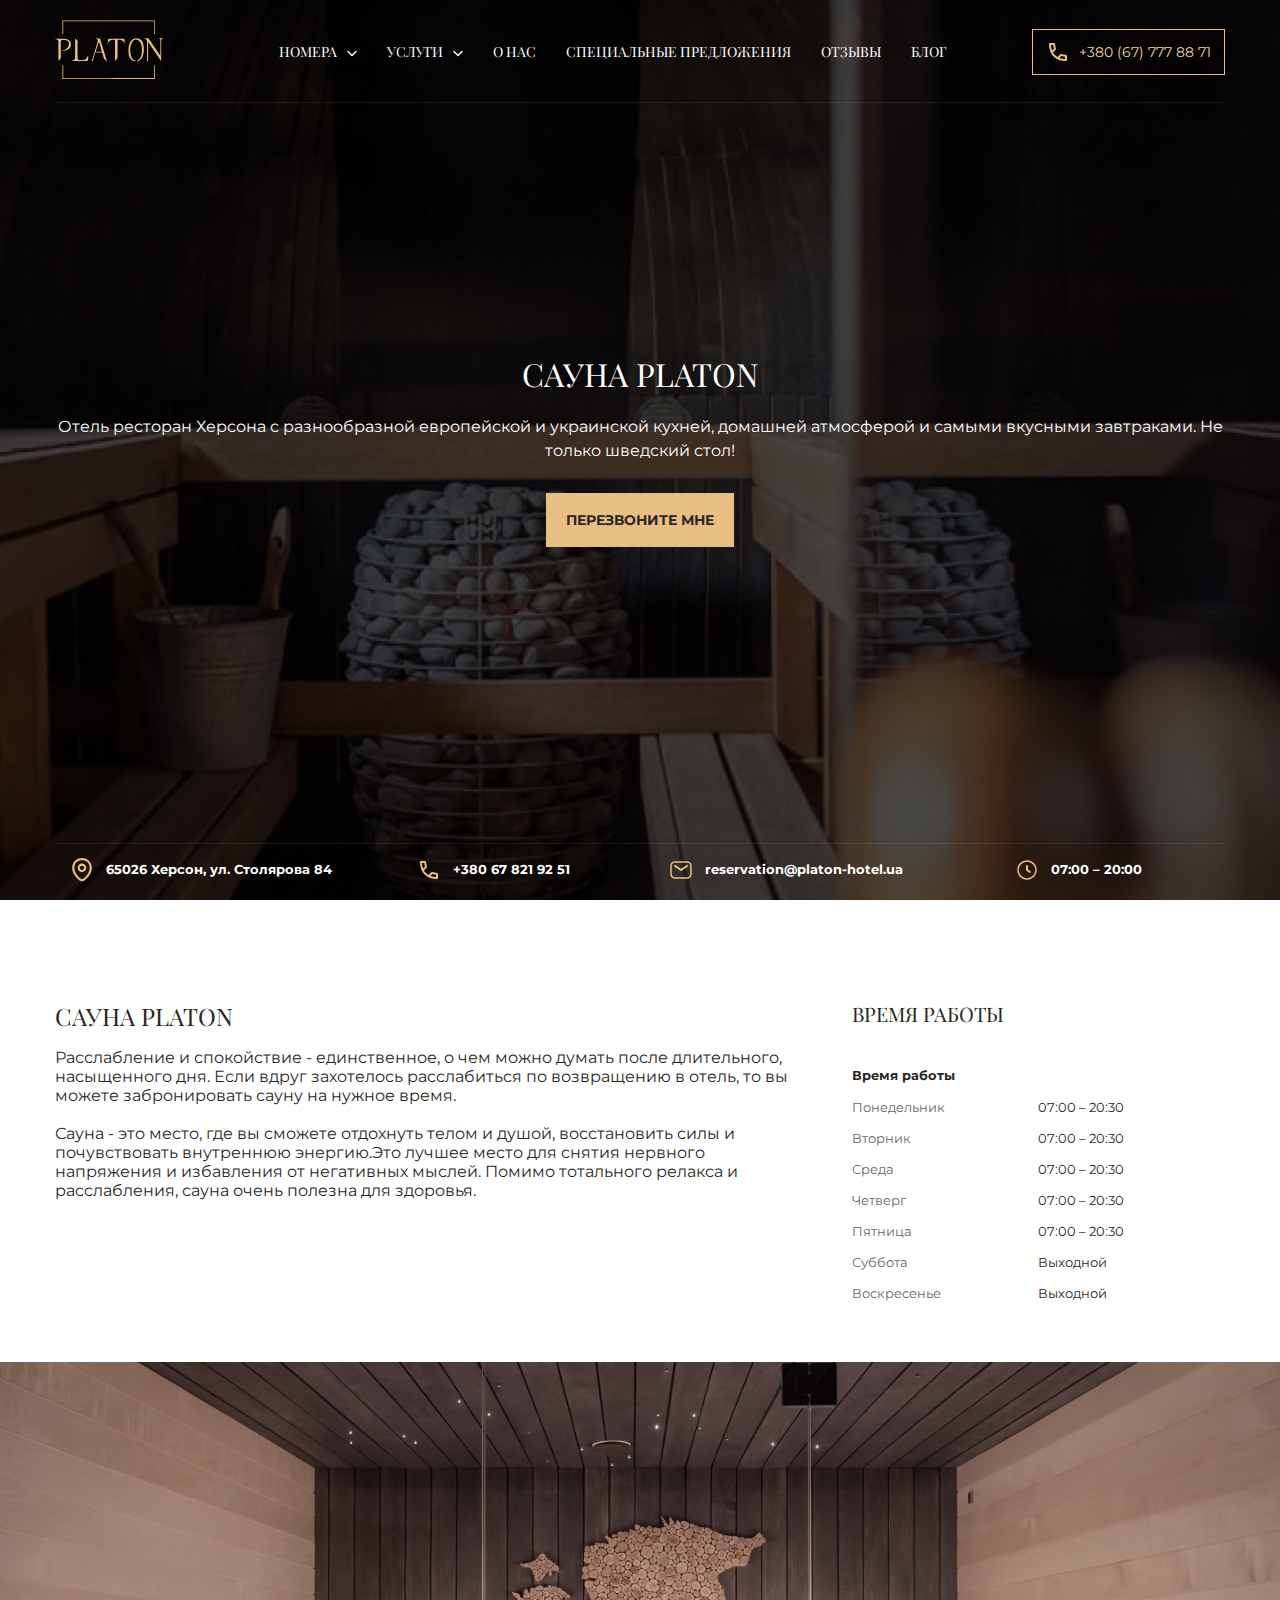
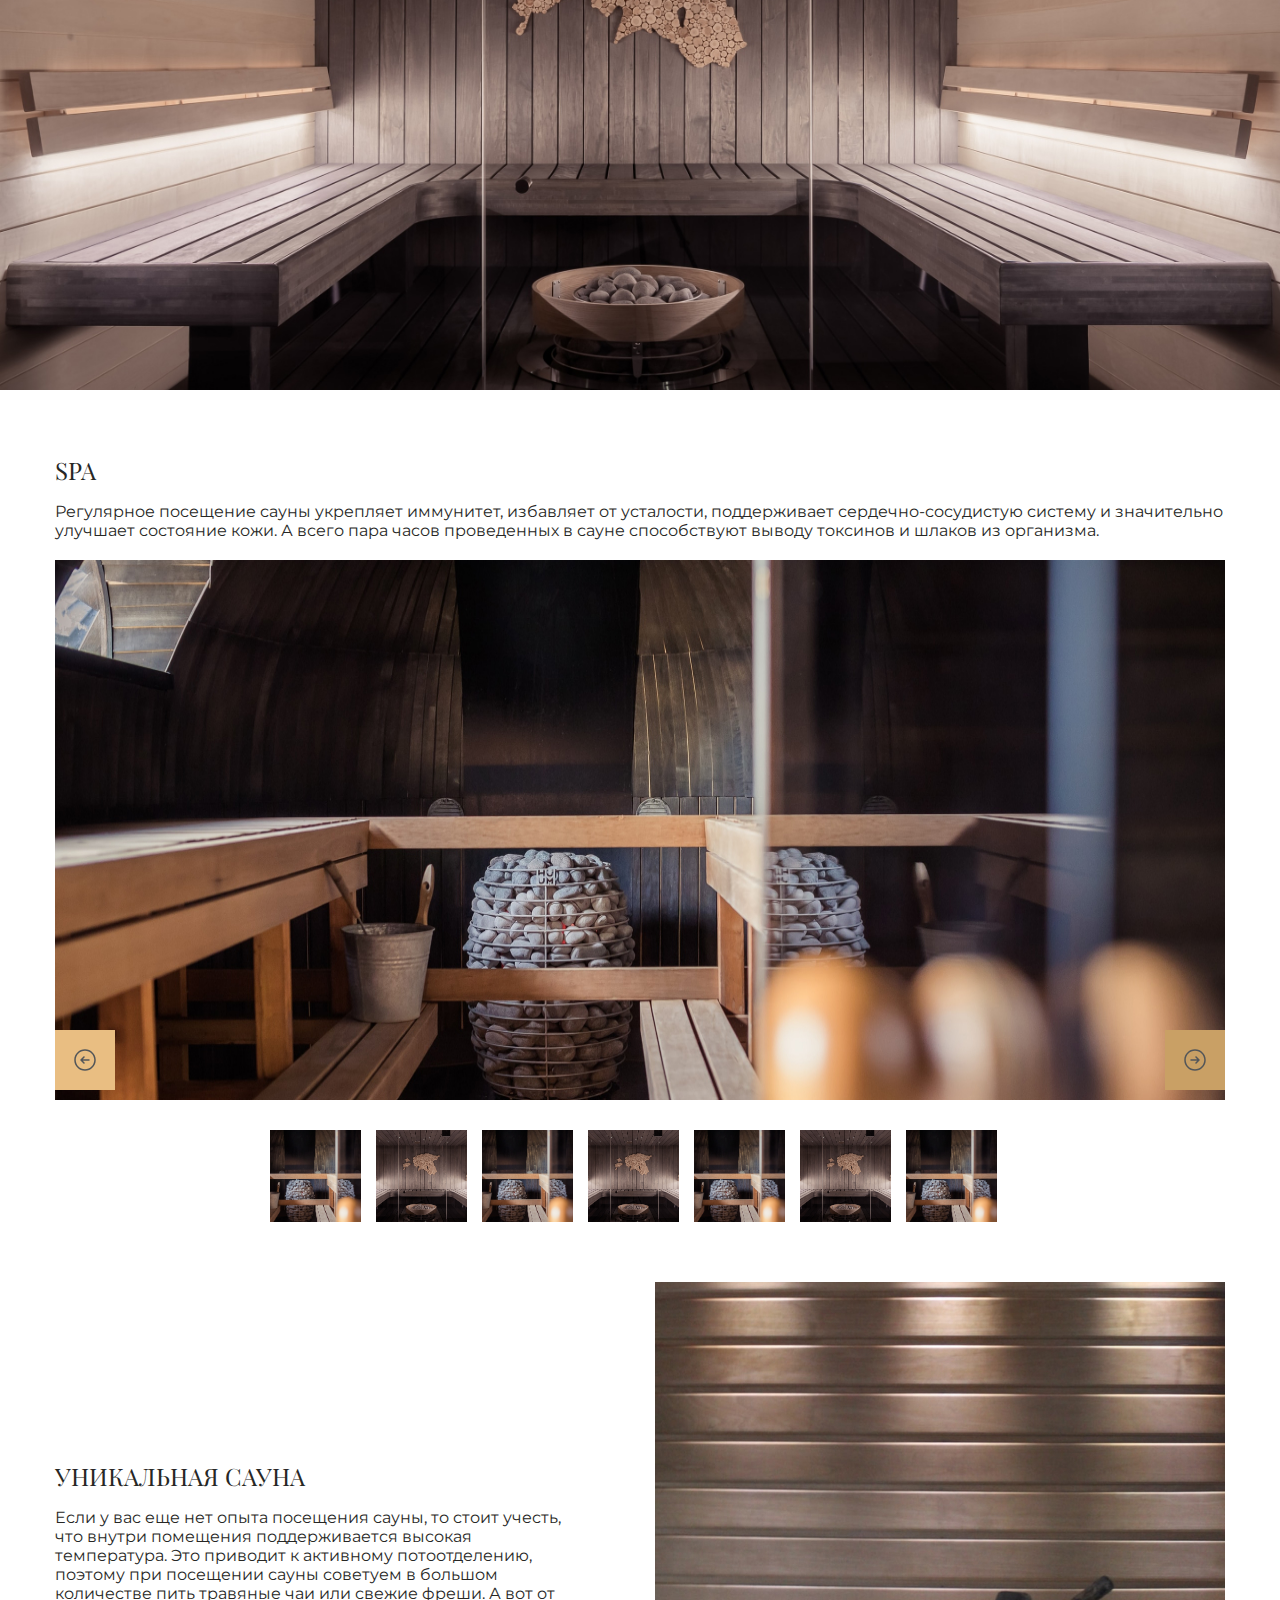
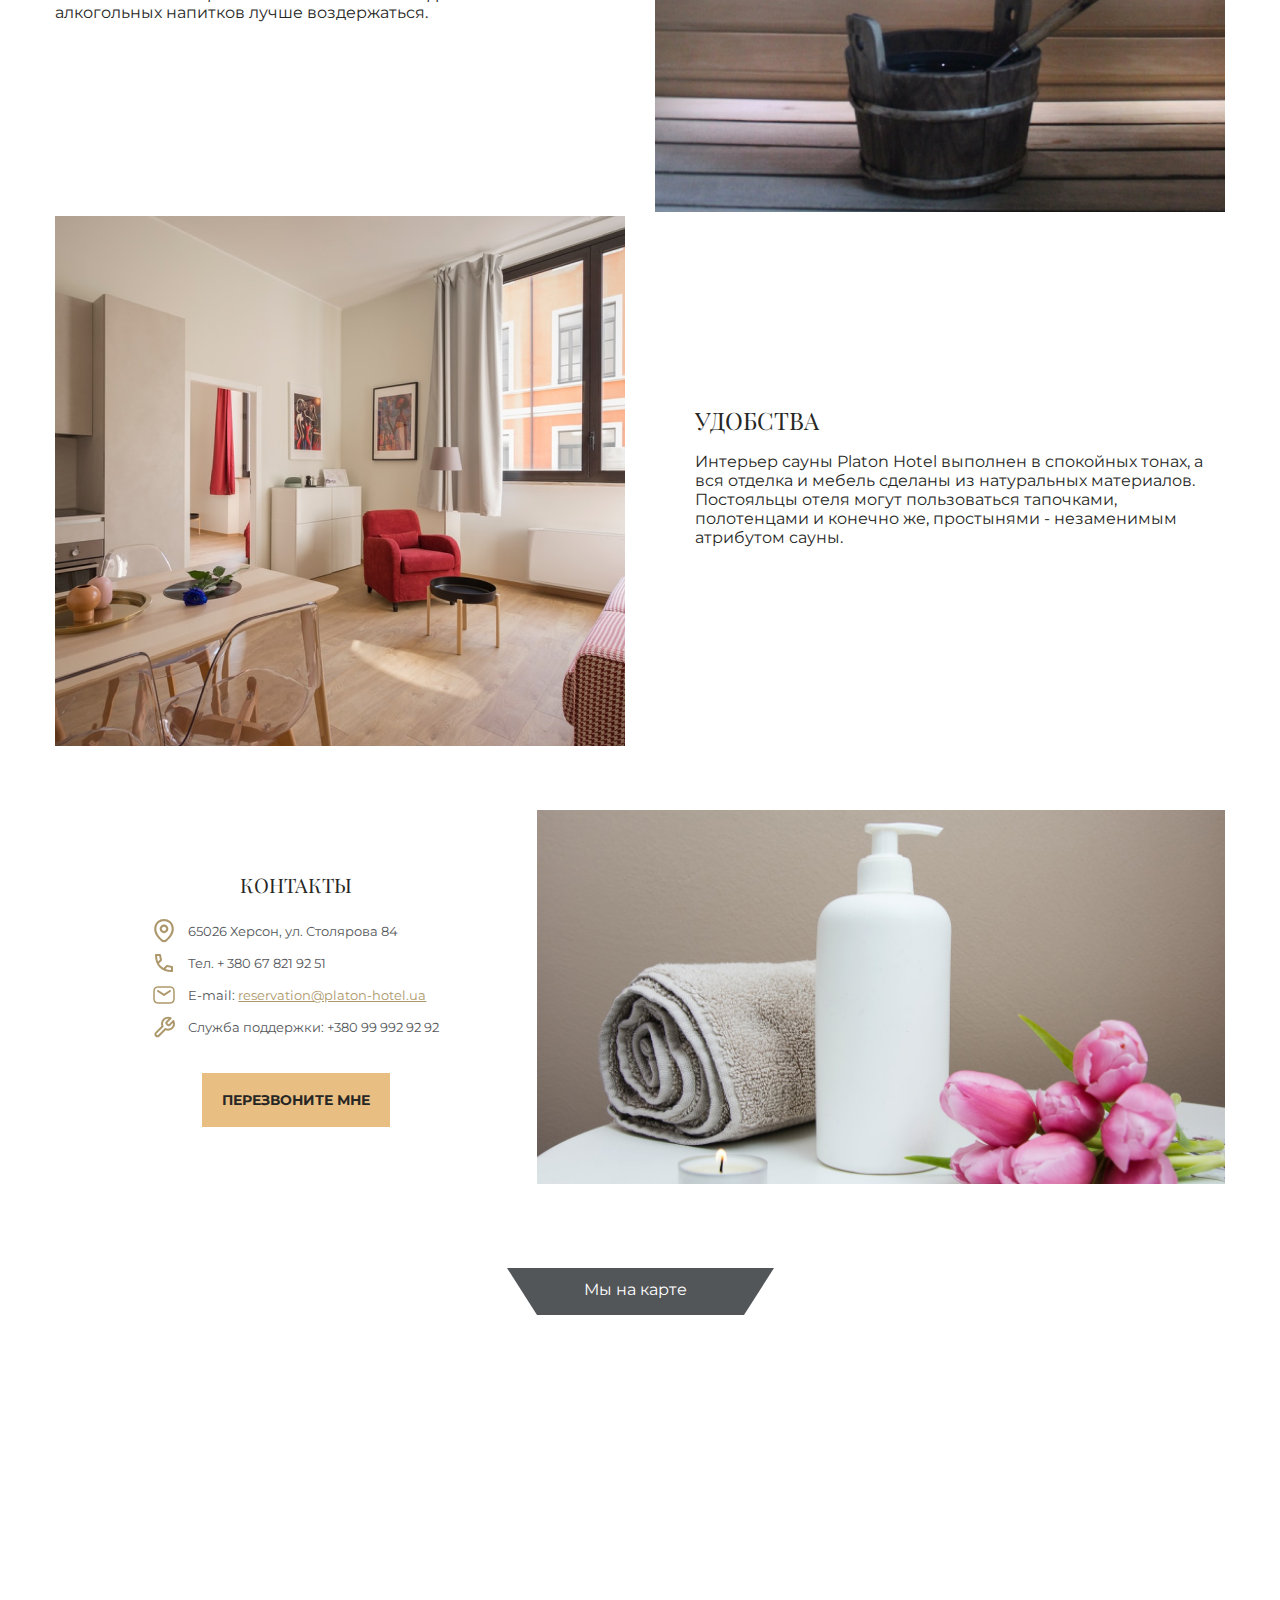
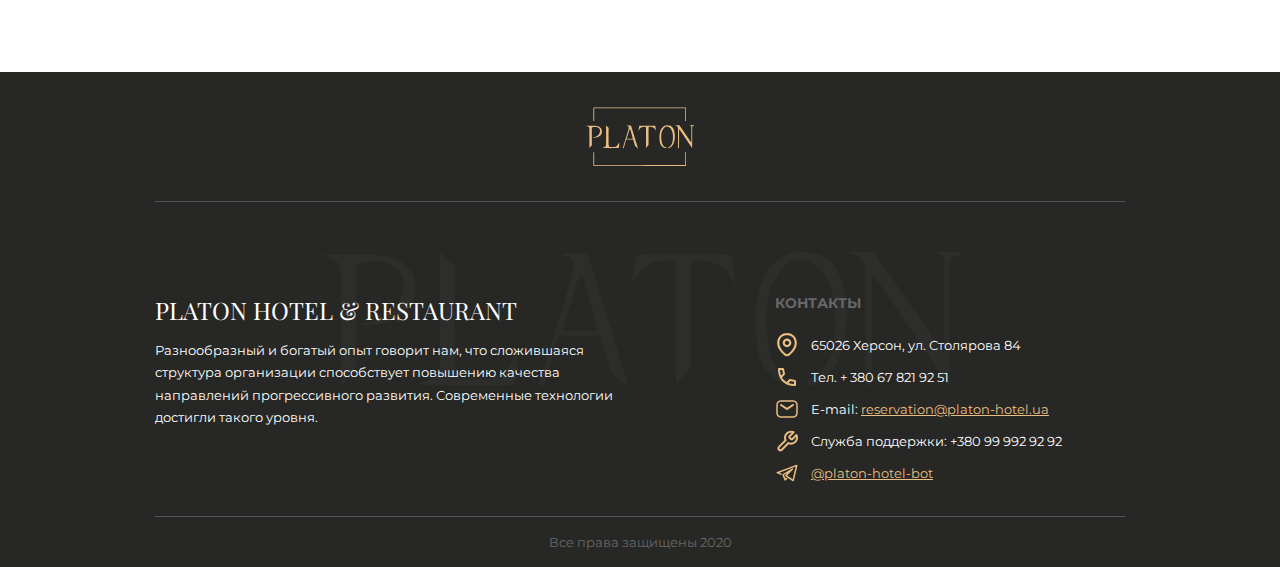
<file: sauna.html>
<!DOCTYPE html>
<html lang="ru">
<head>
	<meta charset="UTF-8">
	<meta name="viewport" content="width=device-width, initial-scale=1.0">
	<link rel="preconnect" href="https://fonts.gstatic.com">
	<link href="https://fonts.googleapis.com/css2?family=Montserrat:wght@400;700&family=Playfair+Display&display=swap" rel="stylesheet">
	<link rel="stylesheet" href="accets/slick/slick.css">
	<link rel="stylesheet" href="accets/slick/slick-theme.css">
	<link rel="stylesheet" type="text/css" href="accets/css/style.css">
	
	<title>Platon - Сауна</title>
</head>
<body>
<!-- Sprite -->
<svg style="display: none;">
	<symbol id="time" viewBox="0 0 24 24">
		<path fill-rule="evenodd" clip-rule="evenodd" d="M12 2.25C6.61522 2.25 2.25 6.61522 2.25 12C2.25 17.3848 6.61522 21.75 12 21.75C17.3848 21.75 21.75 17.3848 21.75 12C21.75 6.61522 17.3848 2.25 12 2.25ZM3.75 12C3.75 7.44365 7.44365 3.75 12 3.75C16.5563 3.75 20.25 7.44365 20.25 12C20.25 16.5563 16.5563 20.25 12 20.25C7.44365 20.25 3.75 16.5563 3.75 12ZM13 8C13 7.44772 12.5523 7 12 7C11.4477 7 11 7.44772 11 8V12C11 12.3344 11.1671 12.6466 11.4453 12.8321L14.4453 14.8321C14.9048 15.1384 15.5257 15.0142 15.8321 14.5547C16.1384 14.0952 16.0142 13.4743 15.5547 13.1679L13 11.4648V8Z"/>
	</symbol>
	<symbol id="book" viewBox="0 0 24 24">
		<path fill-rule="evenodd" clip-rule="evenodd" d="M21 2.25H20.945C18.991 2.24998 17.4326 2.24996 15.9908 2.5121C14.6356 2.7585 13.3992 3.23163 12 4.10704C10.6008 3.23163 9.36438 2.7585 8.00916 2.5121C6.56741 2.24996 5.00897 2.24998 3.05503 2.25H3.05502H3C2.80109 2.25 2.61032 2.32902 2.46967 2.46967C2.32902 2.61032 2.25 2.80109 2.25 3V15C2.25 15.4142 2.58579 15.75 3 15.75C5.02025 15.75 6.4461 15.7525 7.74084 15.9879C9.0029 16.2174 10.1582 16.6735 11.584 17.624C11.8359 17.792 12.1641 17.792 12.416 17.624C13.8418 16.6735 14.9971 16.2174 16.2592 15.9879C17.5539 15.7525 18.9798 15.75 21 15.75C21.4142 15.75 21.75 15.4142 21.75 15V3C21.75 2.58579 21.4142 2.25 21 2.25ZM7.74084 3.9879C8.90291 4.19919 9.97448 4.60267 11.25 5.40729V15.6677C10.1465 15.0668 9.11756 14.7136 8.00916 14.5121C6.74252 14.2818 5.38582 14.2538 3.75 14.2505V3.75061C5.38435 3.75449 6.6124 3.78273 7.74084 3.9879ZM15.9908 14.5121C14.8824 14.7136 13.8535 15.0668 12.75 15.6677V5.40729C14.0255 4.60267 15.0971 4.19919 16.2592 3.9879C17.3876 3.78273 18.6156 3.75448 20.25 3.75061V14.2505C18.6142 14.2538 17.2575 14.2818 15.9908 14.5121ZM3 17.75C2.58579 17.75 2.25 18.0858 2.25 18.5C2.25 18.9142 2.58579 19.25 3 19.25C4.97377 19.25 6.39687 19.3743 7.67766 19.7236C8.95056 20.0707 10.1262 20.6522 11.584 21.624C11.8359 21.792 12.1641 21.792 12.416 21.624C13.8738 20.6522 15.0494 20.0707 16.3223 19.7236C17.6031 19.3743 19.0262 19.25 21 19.25C21.4142 19.25 21.75 18.9142 21.75 18.5C21.75 18.0858 21.4142 17.75 21 17.75C18.9738 17.75 17.3969 17.8757 15.9277 18.2764C14.585 18.6426 13.3686 19.2283 12 20.1041C10.6314 19.2283 9.41499 18.6426 8.07234 18.2764C6.60313 17.8757 5.02623 17.75 3 17.75Z"/>
	</symbol>
	<symbol id="arrowL" viewBox="0 0 22 22">
	<path fill-rule="evenodd" clip-rule="evenodd" d="M20.25 11C20.25 5.89137 16.1086 1.75 11 1.75C5.89137 1.75 1.75 5.89137 1.75 11C1.75 16.1086 5.89137 20.25 11 20.25C16.1086 20.25 20.25 16.1086 20.25 11ZM11 0.25C16.9371 0.25 21.75 5.06294 21.75 11C21.75 16.9371 16.9371 21.75 11 21.75C5.06294 21.75 0.25 16.9371 0.25 11C0.25 5.06294 5.06294 0.25 11 0.25ZM9.46967 7.46967C9.76256 7.17678 10.2374 7.17678 10.5303 7.46967C10.8232 7.76256 10.8232 8.23744 10.5303 8.53033L8.81066 10.25H15C15.4142 10.25 15.75 10.5858 15.75 11C15.75 11.4142 15.4142 11.75 15 11.75H8.81066L10.5303 13.4697C10.8232 13.7626 10.8232 14.2374 10.5303 14.5303C10.2374 14.8232 9.76256 14.8232 9.46967 14.5303L6.46967 11.5303C6.17678 11.2374 6.17678 10.7626 6.46967 10.4697L9.46967 7.46967Z"/>
	</symbol>
	<symbol id="arrowR" viewBox="0 0 24 24">
		<path fill-rule="evenodd" clip-rule="evenodd" d="M2.75 12C2.75 6.89137 6.89137 2.75 12 2.75C17.1086 2.75 21.25 6.89137 21.25 12C21.25 17.1086 17.1086 21.25 12 21.25C6.89137 21.25 2.75 17.1086 2.75 12ZM12 1.25C6.06294 1.25 1.25 6.06294 1.25 12C1.25 17.9371 6.06294 22.75 12 22.75C17.9371 22.75 22.75 17.9371 22.75 12C22.75 6.06294 17.9371 1.25 12 1.25ZM13.5303 8.46967C13.2374 8.17678 12.7626 8.17678 12.4697 8.46967C12.1768 8.76256 12.1768 9.23744 12.4697 9.53033L14.1893 11.25H8C7.58579 11.25 7.25 11.5858 7.25 12C7.25 12.4142 7.58579 12.75 8 12.75H14.1893L12.4697 14.4697C12.1768 14.7626 12.1768 15.2374 12.4697 15.5303C12.7626 15.8232 13.2374 15.8232 13.5303 15.5303L16.5303 12.5303C16.8232 12.2374 16.8232 11.7626 16.5303 11.4697L13.5303 8.46967Z"/>
	</symbol>
	<symbol id="map" viewBox="0 0 18 22">
		<path fill-rule="evenodd" clip-rule="evenodd" d="M2 9.14818C2 6.69712 2.89314 4.93541 4.17115 3.77835C5.46619 2.60588 7.21809 2 9 2C10.7819 2 12.5338 2.6059 13.8288 3.77837C15.1069 4.93543 16 6.69715 16 9.14818C16 11.2169 15.1914 13.1311 14.0546 14.7968C12.9182 16.4618 11.49 17.8244 10.3478 18.767C9.55 19.4253 8.45042 19.4254 7.65255 18.767C6.5103 17.8245 5.082 16.4619 3.94552 14.7968C2.80865 13.1311 2 11.217 2 9.14818ZM18 9.14818C18 6.16712 16.8931 3.85474 15.1712 2.29574C13.4662 0.752148 11.2181 5.54326e-06 9 0C6.78191 -5.60281e-06 4.53381 0.752126 2.82885 2.29572C1.10686 3.85472 0 6.1671 0 9.14818C0 11.7472 1.01476 14.0506 2.29362 15.9243C3.57287 17.7985 5.15262 19.2971 6.37964 20.3096C7.91657 21.5778 10.0839 21.5778 11.6208 20.3095C12.8478 19.297 14.4274 17.7985 15.7066 15.9242C16.9853 14.0505 18 11.7471 18 9.14818ZM7 9.00003C7 7.89546 7.89543 7.00003 9 7.00003C10.1046 7.00003 11 7.89546 11 9.00003C11 10.1046 10.1046 11 9 11C7.89543 11 7 10.1046 7 9.00003ZM9 5.00003C6.79086 5.00003 5 6.79089 5 9.00003C5 11.2092 6.79086 13 9 13C11.2091 13 13 11.2092 13 9.00003C13 6.79089 11.2091 5.00003 9 5.00003Z"/>
	</symbol>
	<symbol id="tel" viewBox="0 0 24 24">
		<path fill-rule="evenodd" clip-rule="evenodd" d="M3 4C3 3.44772 3.44772 3 4 3H8C8.47668 3 8.8871 3.33646 8.98058 3.80388L9.98058 8.80388C10.0462 9.13174 9.94353 9.47068 9.70711 9.70711L6.97995 12.4343C7.53364 13.411 8.19591 14.2817 8.95711 15.0429C9.7183 15.8041 10.589 16.4664 11.5657 17.0201L14.2929 14.2929C14.5293 14.0565 14.8683 13.9538 15.1961 14.0194L20.1961 15.0194C20.6635 15.1129 21 15.5233 21 16V16.0078V16.0156V16.0234V16.0312V16.0391V16.0469V16.0547V16.0625V16.0703V16.0781V16.0859V16.0938V16.1016V16.1094V16.1172V16.125V16.1328V16.1406V16.1484V16.1562V16.1641V16.1719V16.1797V16.1875V16.1953V16.2031V16.2109V16.2188V16.2266V16.2344V16.2422V16.25V16.2578V16.2656V16.2734V16.2812V16.2891V16.2969V16.3047V16.3125V16.3203V16.3281V16.3359V16.3438V16.3516V16.3594V16.3672V16.375V16.3828V16.3906V16.3984V16.4062V16.4141V16.4219V16.4297V16.4375V16.4453V16.4531V16.4609V16.4688V16.4766V16.4844V16.4922V16.5V16.5078V16.5156V16.5234V16.5312V16.5391V16.5469V16.5547V16.5625V16.5703V16.5781V16.5859V16.5938V16.6016V16.6094V16.6172V16.625V16.6328V16.6406V16.6484V16.6562V16.6641V16.6719V16.6797V16.6875V16.6953V16.7031V16.7109V16.7188V16.7266V16.7344V16.7422V16.75V16.7578V16.7656V16.7734V16.7812V16.7891V16.7969V16.8047V16.8125V16.8203V16.8281V16.8359V16.8438V16.8516V16.8594V16.8672V16.875V16.8828V16.8906V16.8984V16.9062V16.9141V16.9219V16.9297V16.9375V16.9453V16.9531V16.9609V16.9688V16.9766V16.9844V16.9922V17V17.0078V17.0156V17.0234V17.0312V17.0391V17.0469V17.0547V17.0625V17.0703V17.0781V17.0859V17.0938V17.1016V17.1094V17.1172V17.125V17.1328V17.1406V17.1484V17.1562V17.1641V17.1719V17.1797V17.1875V17.1953V17.2031V17.2109V17.2188V17.2266V17.2344V17.2422V17.25V17.2578V17.2656V17.2734V17.2812V17.2891V17.2969V17.3047V17.3125V17.3203V17.3281V17.3359V17.3438V17.3516V17.3594V17.3672V17.375V17.3828V17.3906V17.3984V17.4062V17.4141V17.4219V17.4297V17.4375V17.4453V17.4531V17.4609V17.4688V17.4766V17.4844V17.4922V17.5V17.5078V17.5156V17.5234V17.5312V17.5391V17.5469V17.5547V17.5625V17.5703V17.5781V17.5859V17.5938V17.6016V17.6094V17.6172V17.625V17.6328V17.6406V17.6484V17.6562V17.6641V17.6719V17.6797V17.6875V17.6953V17.7031V17.7109V17.7188V17.7266V17.7344V17.7422V17.75V17.7578V17.7656V17.7734V17.7812V17.7891V17.7969V17.8047V17.8125V17.8203V17.8281V17.8359V17.8438V17.8516V17.8594V17.8672V17.875V17.8828V17.8906V17.8984V17.9062V17.9141V17.9219V17.9297V17.9375V17.9453V17.9531V17.9609V17.9688V17.9766V17.9844V17.9922V18V18.0078V18.0156V18.0234V18.0312V18.0391V18.0469V18.0547V18.0625V18.0703V18.0781V18.0859V18.0938V18.1016V18.1094V18.1172V18.125V18.1328V18.1406V18.1484V18.1562V18.1641V18.1719V18.1797V18.1875V18.1953V18.2031V18.2109V18.2188V18.2266V18.2344V18.2422V18.25V18.2578V18.2656V18.2734V18.2812V18.2891V18.2969V18.3047V18.3125V18.3203V18.3281V18.3359V18.3438V18.3516V18.3594V18.3672V18.375V18.3828V18.3906V18.3984V18.4062V18.4141V18.4219V18.4297V18.4375V18.4453V18.4531V18.4609V18.4688V18.4766V18.4844V18.4922V18.5V18.5078V18.5156V18.5234V18.5312V18.5391V18.5469V18.5547V18.5625V18.5703V18.5781V18.5859V18.5938V18.6016V18.6094V18.6172V18.625V18.6328V18.6406V18.6484V18.6562V18.6641V18.6719V18.6797V18.6875V18.6953V18.7031V18.7109V18.7188V18.7266V18.7344V18.7422V18.75V18.7578V18.7656V18.7734V18.7812V18.7891V18.7969V18.8047V18.8125V18.8203V18.8281V18.8359V18.8438V18.8516V18.8594V18.8672V18.875V18.8828V18.8906V18.8984V18.9062V18.9141V18.9219V18.9297V18.9375V18.9453V18.9531V18.9609V18.9688V18.9766V18.9844V18.9922V19V19.0078V19.0156V19.0234V19.0312V19.0391V19.0469V19.0547V19.0625V19.0703V19.0781V19.0859V19.0938V19.1016V19.1094V19.1172V19.125V19.1328V19.1406V19.1484V19.1562V19.1641V19.1719V19.1797V19.1875V19.1953V19.2031V19.2109V19.2188V19.2266V19.2344V19.2422V19.25V19.2578V19.2656V19.2734V19.2812V19.2891V19.2969V19.3047V19.3125V19.3203V19.3281V19.3359V19.3438V19.3516V19.3594V19.3672V19.375V19.3828V19.3906V19.3984V19.4062V19.4141V19.4219V19.4297V19.4375V19.4453V19.4531V19.4609V19.4688V19.4766V19.4844V19.4922V19.5V19.5078V19.5156V19.5234V19.5312V19.5391V19.5469V19.5547V19.5625V19.5703V19.5781V19.5859V19.5938V19.6016V19.6094V19.6172V19.625V19.6328V19.6406V19.6484V19.6562V19.6641V19.6719V19.6797V19.6875V19.6953V19.7031V19.7109V19.7188V19.7266V19.7344V19.7422V19.75V19.7578V19.7656V19.7734V19.7812V19.7891V19.7969V19.8047V19.8125V19.8203V19.8281V19.8359V19.8438V19.8516V19.8594V19.8672V19.875V19.8828V19.8906V19.8984V19.9062V19.9141V19.9219V19.9297V19.9375V19.9453V19.9531V19.9609V19.9688V19.9766V19.9844V19.9922V20C21 20.5523 20.5523 21 20 21C14.7995 21 10.5217 19.4359 7.54289 16.4571C4.56408 13.4783 3 9.20051 3 4ZM13.4951 17.9191C15.1117 18.5268 16.9502 18.89 19 18.9787V18.9766V18.9688V18.9609V18.9531V18.9453V18.9375V18.9297V18.9219V18.9141V18.9062V18.8984V18.8906V18.8828V18.875V18.8672V18.8594V18.8516V18.8438V18.8359V18.8281V18.8203V18.8125V18.8047V18.7969V18.7891V18.7812V18.7734V18.7656V18.7578V18.75V18.7422V18.7344V18.7266V18.7188V18.7109V18.7031V18.6953V18.6875V18.6797V18.6719V18.6641V18.6562V18.6484V18.6406V18.6328V18.625V18.6172V18.6094V18.6016V18.5938V18.5859V18.5781V18.5703V18.5625V18.5547V18.5469V18.5391V18.5312V18.5234V18.5156V18.5078V18.5V18.4922V18.4844V18.4766V18.4688V18.4609V18.4531V18.4453V18.4375V18.4297V18.4219V18.4141V18.4062V18.3984V18.3906V18.3828V18.375V18.3672V18.3594V18.3516V18.3438V18.3359V18.3281V18.3203V18.3125V18.3047V18.2969V18.2891V18.2812V18.2734V18.2656V18.2578V18.25V18.2422V18.2344V18.2266V18.2188V18.2109V18.2031V18.1953V18.1875V18.1797V18.1719V18.1641V18.1562V18.1484V18.1406V18.1328V18.125V18.1172V18.1094V18.1016V18.0938V18.0859V18.0781V18.0703V18.0625V18.0547V18.0469V18.0391V18.0312V18.0234V18.0156V18.0078V18V17.9922V17.9844V17.9766V17.9688V17.9609V17.9531V17.9453V17.9375V17.9297V17.9219V17.9141V17.9062V17.8984V17.8906V17.8828V17.875V17.8672V17.8594V17.8516V17.8438V17.8359V17.8281V17.8203V17.8125V17.8047V17.7969V17.7891V17.7812V17.7734V17.7656V17.7578V17.75V17.7422V17.7344V17.7266V17.7188V17.7109V17.7031V17.6953V17.6875V17.6797V17.6719V17.6641V17.6562V17.6484V17.6406V17.6328V17.625V17.6172V17.6094V17.6016V17.5938V17.5859V17.5781V17.5703V17.5625V17.5547V17.5469V17.5391V17.5312V17.5234V17.5156V17.5078V17.5V17.4922V17.4844V17.4766V17.4688V17.4609V17.4531V17.4453V17.4375V17.4297V17.4219V17.4141V17.4062V17.3984V17.3906V17.3828V17.375V17.3672V17.3594V17.3516V17.3438V17.3359V17.3281V17.3203V17.3125V17.3047V17.2969V17.2891V17.2812V17.2734V17.2656V17.2578V17.25V17.2422V17.2344V17.2266V17.2188V17.2109V17.2031V17.1953V17.1875V17.1797V17.1719V17.1641V17.1562V17.1484V17.1406V17.1328V17.125V17.1172V17.1094V17.1016V17.0938V17.0859V17.0781V17.0703V17.0625V17.0547V17.0469V17.0391V17.0312V17.0234V17.0156V17.0078V17V16.9922V16.9844V16.9766V16.9688V16.9609V16.9531V16.9453V16.9375V16.9297V16.9219V16.9141V16.9062V16.8984V16.8906V16.8828V16.875V16.8672V16.8594V16.8516V16.8438V16.8359V16.8281V16.8203V16.8198L15.3287 16.0855L13.4951 17.9191ZM6.08093 10.5049L7.91446 8.67133L7.1802 5H5.02133C5.10996 7.04982 5.4732 8.88831 6.08093 10.5049Z"/>
	</symbol>
	<symbol id="email" viewBox="0 0 24 24">
		<path fill-rule="evenodd" clip-rule="evenodd" d="M8.4 3.25H8.367C7.27486 3.24999 6.40936 3.24999 5.71173 3.30699C4.99834 3.36527 4.39472 3.48688 3.84355 3.76772C2.94978 4.22312 2.22312 4.94978 1.76772 5.84355C1.48688 6.39472 1.36527 6.99834 1.30699 7.71173C1.24999 8.40935 1.24999 9.27485 1.25 10.367V10.367V10.4V13.6V13.633C1.24999 14.7251 1.24999 15.5906 1.30699 16.2883C1.36527 17.0017 1.48688 17.6053 1.76772 18.1565C2.22312 19.0502 2.94978 19.7769 3.84355 20.2323C4.39472 20.5131 4.99834 20.6347 5.71173 20.693C6.40935 20.75 7.27485 20.75 8.36698 20.75H8.4H15.6H15.633C16.7252 20.75 17.5906 20.75 18.2883 20.693C19.0017 20.6347 19.6053 20.5131 20.1565 20.2323C21.0502 19.7769 21.7769 19.0502 22.2323 18.1565C22.5131 17.6053 22.6347 17.0017 22.693 16.2883C22.75 15.5906 22.75 14.7252 22.75 13.633V13.6V10.4V10.367C22.75 9.27484 22.75 8.40935 22.693 7.71173C22.6347 6.99834 22.5131 6.39472 22.2323 5.84355C21.7769 4.94978 21.0502 4.22312 20.1565 3.76772C19.6053 3.48688 19.0017 3.36527 18.2883 3.30699C17.5906 3.24999 16.7251 3.24999 15.633 3.25H15.6H8.4ZM4.52453 5.10423C4.829 4.94909 5.21325 4.85271 5.83388 4.80201C6.46327 4.75058 7.26752 4.75 8.4 4.75H15.6C16.7325 4.75 17.5367 4.75058 18.1661 4.80201C18.7867 4.85271 19.171 4.94909 19.4755 5.10423C20.087 5.41582 20.5842 5.913 20.8958 6.52453C21.0509 6.829 21.1473 7.21325 21.198 7.83388C21.2494 8.46326 21.25 9.26752 21.25 10.4V13.6C21.25 14.7325 21.2494 15.5367 21.198 16.1661C21.1473 16.7867 21.0509 17.171 20.8958 17.4755C20.5842 18.087 20.087 18.5842 19.4755 18.8958C19.171 19.0509 18.7867 19.1473 18.1661 19.198C17.5367 19.2494 16.7325 19.25 15.6 19.25H8.4C7.26752 19.25 6.46327 19.2494 5.83388 19.198C5.21325 19.1473 4.829 19.0509 4.52453 18.8958C3.913 18.5842 3.41582 18.087 3.10423 17.4755C2.94909 17.171 2.85271 16.7867 2.80201 16.1661C2.75058 15.5367 2.75 14.7325 2.75 13.6V10.4C2.75 9.26752 2.75058 8.46326 2.80201 7.83388C2.85271 7.21325 2.94909 6.829 3.10423 6.52453C3.41582 5.913 3.913 5.41582 4.52453 5.10423ZM6.5547 7.16795C6.09517 6.8616 5.4743 6.98577 5.16795 7.4453C4.8616 7.90483 4.98577 8.5257 5.4453 8.83205L11.4453 12.8321C11.7812 13.056 12.2188 13.056 12.5547 12.8321L18.5547 8.83205C19.0142 8.5257 19.1384 7.90483 18.8321 7.4453C18.5257 6.98577 17.9048 6.8616 17.4453 7.16795L12 10.7981L6.5547 7.16795Z"/>
	</symbol>
	<symbol id="wrench" viewBox="0 0 24 24">
		<path fill-rule="evenodd" clip-rule="evenodd" d="M19.5825 3.07635C19.6374 3.3963 19.5336 3.72298 19.304 3.95252L15.7271 7.52948C15.5174 7.73915 15.4032 7.85444 15.3275 7.94361C15.3245 7.94716 15.3217 7.95054 15.319 7.95374C15.3217 7.95695 15.3245 7.96033 15.3275 7.96388C15.4032 8.05305 15.5174 8.16833 15.7271 8.37801L16.2928 8.94369C16.5024 9.15337 16.6177 9.26755 16.7069 9.34325C16.7104 9.34627 16.7138 9.3491 16.717 9.35177C16.7202 9.3491 16.7236 9.34627 16.7272 9.34325C16.8163 9.26755 16.9316 9.15337 17.1413 8.94369L20.7183 5.36673C20.9478 5.13719 21.2745 5.03335 21.5944 5.08823C21.9144 5.14311 22.1878 5.34988 22.3277 5.64279C23.57 8.24346 23.1159 11.4543 20.9597 13.6106C18.9842 15.586 16.1237 16.1328 13.658 15.2554L7.52464 21.3888C6.35307 22.5603 4.45357 22.5603 3.282 21.3888C2.11043 20.2172 2.11043 18.3177 3.282 17.1461L9.41539 11.0127C8.53793 8.54712 9.08474 5.68653 11.0602 3.7111C13.2164 1.55485 16.4273 1.10072 19.028 2.34308C19.3209 2.48301 19.5277 2.75641 19.5825 3.07635ZM16.7175 3.71064C15.213 3.49689 13.6305 3.96924 12.4744 5.12532C10.9361 6.6636 10.6084 8.95698 11.4968 10.8168C11.6795 11.1992 11.6013 11.6553 11.3016 11.955L4.69621 18.5603C4.30569 18.9509 4.30569 19.584 4.69621 19.9746C5.08674 20.3651 5.7199 20.3651 6.11043 19.9746L12.7158 13.3692C13.0155 13.0695 13.4715 12.9913 13.854 13.174C15.7138 14.0624 18.0072 13.7347 19.5455 12.1964C20.7015 11.0403 21.1739 9.45777 20.9601 7.95328L18.5555 10.3579L18.533 10.3805C18.3545 10.5589 18.1807 10.7328 18.0215 10.8679C17.8467 11.0164 17.6248 11.1759 17.3351 11.2701C16.9334 11.4006 16.5007 11.4006 16.099 11.2701C15.8093 11.1759 15.5874 11.0164 15.4125 10.8679C15.2533 10.7328 15.0795 10.5589 14.9011 10.3805C14.8936 10.373 14.8861 10.3654 14.8786 10.3579L14.3129 9.79222C14.3053 9.78469 14.2978 9.77718 14.2903 9.76967C14.1118 9.59123 13.938 9.41745 13.8028 9.25823C13.6544 9.08338 13.4948 8.86149 13.4007 8.57178C13.2702 8.17009 13.2702 7.7374 13.4007 7.33571C13.4948 7.04599 13.6544 6.8241 13.8028 6.64925C13.938 6.49004 14.1118 6.31626 14.2903 6.13782C14.2978 6.13031 14.3053 6.12279 14.3129 6.11526L16.7175 3.71064Z"/>
	</symbol>
	<symbol id="telegram" viewBox="0 0 24 24">
		<path d="M18.1425 20.3326C17.9871 20.3337 17.835 20.2866 17.7075 20.1976L10.5 15.1426C10.4109 15.0797 10.3365 14.9982 10.2821 14.9036C10.2277 14.809 10.1946 14.7037 10.185 14.5951C10.1749 14.4852 10.1892 14.3745 10.2268 14.2708C10.2644 14.1671 10.3244 14.0729 10.4025 13.9951L12.3675 12.0001L9.00004 14.1076L10.5 17.5501L11.16 16.8901C11.3003 16.7488 11.4909 16.6691 11.6899 16.6684C11.8889 16.6677 12.0801 16.7461 12.2213 16.8863C12.3625 17.0265 12.4423 17.2171 12.443 17.4162C12.4437 17.6152 12.3653 17.8063 12.225 17.9476L10.725 19.3876C10.6386 19.4749 10.532 19.5397 10.4146 19.5761C10.2972 19.6126 10.1727 19.6197 10.0519 19.5967C9.93115 19.5738 9.8179 19.5215 9.7221 19.4445C9.62631 19.3674 9.55091 19.2681 9.50254 19.1551L7.33504 14.1001C7.26565 13.9348 7.25776 13.7501 7.31279 13.5795C7.36783 13.4089 7.48215 13.2636 7.63504 13.1701L17.025 7.38756C17.1816 7.29117 17.3682 7.25567 17.5493 7.28781C17.7303 7.31995 17.8933 7.4175 18.0071 7.5619C18.121 7.70631 18.1778 7.88751 18.1668 8.07107C18.1559 8.25464 18.0778 8.42777 17.9475 8.55756L12.0825 14.4226L17.6625 18.3376L20.6625 5.58756L4.33504 11.6626L6.14254 12.4126C6.23958 12.4451 6.32892 12.4972 6.40507 12.5656C6.48121 12.634 6.54255 12.7173 6.5853 12.8103C6.62805 12.9033 6.65132 13.0041 6.65366 13.1064C6.656 13.2088 6.63736 13.3105 6.59891 13.4053C6.56045 13.5002 6.50298 13.5862 6.43004 13.658C6.3571 13.7298 6.27023 13.7859 6.17479 13.8229C6.07934 13.8599 5.97733 13.8769 5.87505 13.873C5.77276 13.8691 5.67237 13.8443 5.58004 13.8001L1.97254 12.3376C1.83024 12.2836 1.70773 12.1876 1.62128 12.0623C1.53483 11.9371 1.48853 11.7885 1.48853 11.6363C1.48853 11.4841 1.53483 11.3355 1.62128 11.2103C1.70773 11.085 1.83024 10.989 1.97254 10.9351L21.4875 3.75006C21.6139 3.7045 21.7501 3.69368 21.882 3.71875C22.014 3.74381 22.1367 3.80384 22.2375 3.89256C22.3418 3.98388 22.4187 4.10231 22.4598 4.23471C22.5008 4.3671 22.5044 4.50828 22.47 4.64256L18.87 19.7551C18.8423 19.8752 18.7853 19.9867 18.7042 20.0795C18.6231 20.1724 18.5204 20.2439 18.405 20.2876C18.3207 20.3171 18.2319 20.3323 18.1425 20.3326Z"/>
</svg>
<!-- Header -->
<header>
	<div class="container">
		<div class="header__inner">
			<div class="header__logo">
				<img src="accets/images/logo.svg" alt="">
			</div>

			<nav class="nav">
				<div class="nav__submenu">Номера</div>
				<div class="nav__submenu">Услуги</div>
				<div class="nav__link">О нас</div>
				<div class="nav__link">Специальные предложения</div>
				<div class="nav__link">Отзывы</div>
				<div class="nav__link">Блог</div>
			</nav>

			<div class="header__item">
				<div class="header__local"></div>
				<div class="btn__tel">
					<svg class="icon__tel">
						<use xlink:href="#tel"></use>
					</svg>
				+380 (67) 777 88 71
				</div>
			</div>
		</div>
	</div>
</header>
<!-- Intro -->
<div class="intro text-center" style="background: url(accets/images/sauna/sauna-intro.jpg) no-repeat center; background-size: cover;">
	<div class="container">
		<h1>
			Сауна Platon
		</h1>
		<p>
			Отель ресторан Херсона с разнообразной европейской и украинской кухней, домашней атмосферой и самыми вкусными завтраками. Не только шведский стол!
		</p>
		<div class="text-center">
			<a class="btn" href="#">Перезвоните мне</a>
		</div>
		<div class="rest__intro--contact">
			<div class="rest__intro--contact-item">
				<svg class="contacts__icon">
					<use xlink:href="#map"></use>
				</svg>
				<p>65026 Херсон, ул. Столярова 84</p>
			</div>
			<div class="rest__intro--contact-item">
				<svg class="contacts__icon">
					<use xlink:href="#tel"></use>
				</svg>
				<p>+380 67 821 92 51</p>
			</div>
			<div class="rest__intro--contact-item">
				<svg class="contacts__icon">
					<use xlink:href="#email"></use>
				</svg>
				<p>reservation@platon-hotel.ua</p>
			</div>
			<div class="rest__intro--contact-item">
				<svg class="contacts__icon">
					<use xlink:href="#time"></use>
				</svg>
				<p>07:00 – 20:00</p>
			</div>
		</div>
	</div>
</div>
<div class="container">
	<div class="section-2 section-2--rest">
		<div class="section-2--rest__text">
			<h2>Сауна Platon</h2>
			<p>
				Расслабление и спокойствие - единственное, о чем можно думать после длительного, насыщенного дня. Если вдруг захотелось расслабиться по возвращению в отель, то вы можете забронировать сауну на нужное время. <br><br>
				Сауна - это место, где вы сможете отдохнуть телом и душой, восстановить силы и почувствовать внутреннюю энергию.Это лучшее место для снятия нервного напряжения и избавления от негативных мыслей. Помимо тотального релакса и расслабления, сауна очень полезна для здоровья. 
		</div>
		<div class="section-2--rest__graf">
			<h5>Время работы</h5>
			<div class="rest__graf--title">
				Время работы
			</div>
			<ul class="rest__graf--text">
				<li>
					<span>Понедельник</span>
					<p>07:00 – 20:30</p>
				</li>
				<li>
					<span>Вторник</span>
					<p>07:00 – 20:30</p>
				</li>
				<li>
					<span>Среда</span>
					<p>07:00 – 20:30</p>
				</li>
				<li>
					<span>Четверг</span>
					<p>07:00 – 20:30</p>
				</li>
				<li>
					<span>Пятница</span>
					<p>07:00 – 20:30</p>
				</li>
				<li>
					<span>Суббота</span>
					<p>Выходной</p>
				</li>
				<li>
					<span>Воскресенье</span>
					<p>Выходной</p>
				</li>
			</ul>
		</div>
	</div>
</div>
<div class="img-full">
	<img src="accets/images/sauna/paralax-image.jpg">
</div>
<div class="container double-slider">
	<div class="section-4">
		<h2 class="text-uppercase">SPA</h2>
		<p>
			Регулярное посещение сауны укрепляет иммунитет, избавляет от усталости, поддерживает сердечно-сосудистую систему и значительно улучшает состояние кожи. А всего пара часов проведенных в сауне способствуют выводу токсинов и шлаков из организма. 
		</p>
		<div class="slider-4">
			<div class="slide">
				<img src="accets/images/sauna/Rectangle 31.jpg">
			</div>
			<div class="slide">
				<img src="accets/images/sauna/paralax-image.jpg">
			</div>
			<div class="slide">
				<img src="accets/images/sauna/Rectangle 31.jpg">
			</div>
			<div class="slide">
				<img src="accets/images/sauna/paralax-image.jpg">
			</div>
			<div class="slide">
				<img src="accets/images/sauna/Rectangle 31.jpg">
			</div>
			<div class="slide">
				<img src="accets/images/sauna/paralax-image.jpg">
			</div>
			<div class="slide">
				<img src="accets/images/sauna/Rectangle 31.jpg">
			</div>
			<div class="slide">
				<img src="accets/images/sauna/Rectangle 31.jpg">
			</div>
		</div>
		<div class="slider-5">
			<div class="slide">
				<img src="accets/images/sauna/Rectangle 31.jpg">
			</div>
			<div class="slide">
				<img src="accets/images/sauna/paralax-image.jpg">
			</div>
			<div class="slide">
				<img src="accets/images/sauna/Rectangle 31.jpg">
			</div>
			<div class="slide">
				<img src="accets/images/sauna/paralax-image.jpg">
			</div>
			<div class="slide">
				<img src="accets/images/sauna/Rectangle 31.jpg">
			</div>
			<div class="slide">
				<img src="accets/images/sauna/paralax-image.jpg">
			</div>
			<div class="slide">
				<img src="accets/images/sauna/Rectangle 31.jpg">
			</div>
			<div class="slide">
				<img src="accets/images/sauna/Rectangle 31.jpg">
			</div>
		</div>
	</div>
</div>
<div class="container universal-left-right">
	<div class="universal-left-right__row">
		<div class="universal-left-right__item">
			<img src="accets/images/sauna/1-1.jpg" />
		</div>
		<div class="universal-left-right__item">
			<h2>Уникальная сауна</h2>
			<p>Если у вас еще нет опыта посещения сауны, то стоит учесть, что внутри помещения поддерживается высокая температура. Это приводит к активному потоотделению, поэтому при посещении сауны советуем в большом количестве пить травяные чаи или свежие фреши. А вот от алкогольных напитков лучше воздержаться.</p>
		</div>
	</div>
	<div class="universal-left-right__row">
		<div class="universal-left-right__item">
			<img src="accets/images/sauna/1-2.jpg" />
		</div>
		<div class="universal-left-right__item">
			<h2>удобства</h2>
			<p>Интерьер сауны Platon Hotel выполнен в спокойных тонах, а вся отделка и мебель сделаны из натуральных материалов. Постояльцы отеля могут пользоваться тапочками, полотенцами и конечно же, простынями - незаменимым атрибутом сауны.</p>
		</div>
	</div>
</div>
<div class="container contact-wrapper">
	<div class="rest-section-5">
		<div class="rest-section-5--text">
			<h5>Контакты</h5>
			<div class="contacts">
				<div class="contacts__item">
					<div class="contacts__icon">
						<svg class="contacts__icon">
							<use xlink:href="#map"></use>
						</svg>
					</div>
					<p>65026 Херсон, ул. Столярова 84</p>
				</div>
				<div class="contacts__item">
					<div class="contacts__icon">
						<svg class="contacts__icon">
							<use xlink:href="#tel"></use>
						</svg>
					</div>
					<p>Тел. + 380 67 821 92 51</p>
				</div>
				<div class="contacts__item">
					<div class="contacts__icon">
						<svg class="contacts__icon">
							<use xlink:href="#email"></use>
						</svg>
					</div>
					<p>E-mail: <a href="#">reservation@platon-hotel.ua</a></p>
				</div>
				<div class="contacts__item">
					<div class="contacts__icon">
						<svg class="contacts__icon">
							<use xlink:href="#wrench"></use>
						</svg>
					</div>
					<p>Служба поддержки: +380 99 992 92 92</p>
				</div>
			</div>
			<div class="btn">Перезвоните мне</div>
		</div>
		<div class="rest-section-5--photo">
			<img src="accets/images/sauna/contact.jpg" alt="">
		</div>
	</div>
</div>
<div class="map">
	<div class="trapezium"><span>Мы на карте</span></div>	
	<iframe src="https://www.google.com/maps/embed?pb=!1m14!1m12!1m3!1d2739.402155453987!2d32.61523623317548!3d46.63857194705448!2m3!1f0!2f0!3f0!3m2!1i1024!2i768!4f13.1!5e0!3m2!1sru!2sua!4v1618690546232!5m2!1sru!2sua" width="100%" height="400" style="border:0;" allowfullscreen="" loading="lazy"></iframe>
</div>

<footer class="footer">
	<div class="footer__inner">
		<div class="footer__item-1">
			<div class="footer__logo">
				<img src="accets/images/logo.svg" alt="">
			</div>
		</div>
		<div class="footer__item-2">
			<div class="text-f">
				<h2>Platon Hotel & Restaurant</h2>
				<p class="p13 text-f">
					Разнообразный и богатый опыт говорит нам, что сложившаяся структура организации способствует повышению качества направлений прогрессивного развития. Современные технологии достигли такого уровня.
				</p>
			</div>
			<div>
				<h4>Контакты</h4>
				<div class="contacts">
					<div class="contacts__item">
						<svg class="contacts__icon">
							<use xlink:href="#map"></use>
						</svg>
						<p>65026 Херсон, ул. Столярова 84</p>
					</div>
					<div class="contacts__item">
						<svg class="contacts__icon">
							<use xlink:href="#tel"></use>
						</svg>
						<p>Тел. + 380 67 821 92 51</p>
					</div>
					<div class="contacts__item">
						<svg class="contacts__icon">
							<use xlink:href="#email"></use>
						</svg>
						<p>E-mail: <a href="#">reservation@platon-hotel.ua</a></p>
					</div>
					<div class="contacts__item">
						<svg class="contacts__icon">
							<use xlink:href="#wrench"></use>
						</svg>
						<p>Служба поддержки: +380 99 992 92 92</p>
					</div>
					<div class="contacts__item">
						<svg class="contacts__icon">
							<use xlink:href="#telegram"></use>
						</svg>
						<a href="#">@platon-hotel-bot</a>
					</div>
				</div>
			</div>
		</div>
	</div>
	<div class="copyright">
		Все права защищены 2020
	</div>
</footer>
<script src="https://code.jquery.com/jquery-2.2.0.min.js" type="text/javascript"></script>
<script type="text/javascript" src="accets/slick/slick.min.js"></script>
<script type="text/javascript" src="main.js"></script>
</body>
</html>
</file>
<file: accets/css/style.css>
body {
	margin: 0;

	font-family: 'Montserrat', sans-serif;
	font-size: 16px;
	font-weight: 400;
	color: #272725;

	-webkit-font-smoothing: antialiased;
}

*,
*:before,
*:after {
	box-sizing: border-box;
}

h1, h2, h3, h4, h5, h6 {
	margin: 0;
}

h1 {
	display: block;
	font-family: 'Playfair Display', serif;
	font-size: 32px;
	font-weight: 400;
	line-height: 1.33;
	text-transform: uppercase;
	color: #ffffff;
	margin-bottom: 20px;
}

.h1-1 {
	font-size: 36px;
}

.h1-2 {
	font-size: 29px;
	text-transform: none;
}

h2 {
	font-family: Playfair Display, serif;
	font-style: normal;
	font-weight: 400;
	font-size: 24px;
	line-height: normal;
	text-transform: uppercase;
}

h3 {
	font-family: 'Playfair Display', serif;
	font-size: 18px;
	font-weight: 400;
	line-height: 1.33;
	text-transform: uppercase;
	color: #ffffff;
}

h4 {
	font-family: Montserrat, sans-serif;
	font-style: normal;
	font-weight: 700;
	font-size: 14px;
	text-transform: uppercase;
	color: #676767;
}

h5 {
	font-family: Playfair Display;
	font-weight: normal;
	font-size: 20px;
	text-transform: uppercase;
	color: #272725;
}

h6 {
	font-family: Montserrat, sans-serif;
	font-weight: 700;
	font-size: 15px;
	color: #272725;
}

p {
	font-family: 'Montserrat', sans-serif;
	font-size: 16px;
	font-weight: 400;
}

.p13 {
	font-size: 13px;
	line-height: 1.7;
	margin-bottom: 30px;
}

.text-f {
	color: #ffffff;
}

.text-b {
	color: #272725;
}

.text-center {
	text-align: center;
}


.text-uppercase {
	text-transform: uppercase;
}

.btn {
	margin: auto 0;
	cursor: pointer;
	padding: 18px 20px;
	background: #E9BE82;
	font-weight: bold;
	font-size: 14px;
	line-height: normal;
	text-align: center;
	text-transform: uppercase;
	color: #272725;
	display: inline-block;
	text-decoration: none;
	transition: background .3s linear;
}

.btn:hover {
	background: #D4C39D;
}

.container {
	width: 100%;
	max-width: 1200px;
	margin: 0 auto;
	padding: 0 15px;
}

.contact-wrapper {
	margin-top: 60px;
	margin-bottom: 60px;
}

.margin-60 {
	margin-top: 60px;
	margin-bottom: 60px;
}

.img-full {
	margin: 30px auto;
}

@media(min-width: 1900px) {
	.img-full {
		max-width: 1900px;
		width: 100%;
	}
}

.img-full img {
	width: 100%;
}

.citate {
	border-left: 5px #E9BE82 solid;
	margin: 40px 0 40px 40px;
}

/*--------------------HEADER---------------------*/
header {
	width: 100%;
	height: 100px;
	position: absolute;
	top: 0;
	left: 0;
	z-index: 1000;
	margin-top: 20px;
}

.header__inner {
	padding-bottom: 20px;
	position: relative;
	display: flex;
	justify-content: space-between;
	align-items: center;
}

.header__inner:after {
	display: block;
	content: '';
	position: absolute;
	width: 100%;
	height: 1px;
	background-color: #ffffff;
	opacity: .08;
	left: 0;
	bottom: 0;
}

.nav {
	display: flex;
}

.nav__submenu {
	position: relative;
	margin-left: 30px;
	font-family: 'Playfair Display', serif;
	font-weight: 400;
	font-size: 14px;
	text-transform: uppercase;
	color: #FFFFFF;
}

.nav__submenu:after {
	content: url("../images/arrow-down.svg");
	display: inline-block;
	margin-left: 10px;
}

.nav__link {
	margin-left: 30px;
	font-family: 'Playfair Display', serif;
	font-weight: 400;
	font-size: 14px;
	text-transform: uppercase;
	color: #FFFFFF;
}

.btn__tel {
	display: flex;
	align-items: center;
	border: 1px solid #E9BE82;
	padding: 10px 13px;
	color: #ECD7A9;
	font-size: 14px;
	transition: all .3s linear;
	text-decoration: none;
	cursor: pointer;
}

.btn__tel:hover {
	background:  #E9BE82;
	color: #000000;
}

.btn__tel:hover .icon__tel {
	fill: #000000;
}

.icon__tel {
	margin-right: 9px;
	width: 24px;
	height: 24px;
	fill: #E9BE82;
}

/*-----------intro---------*/
.intro {
	background: url(../images/background.jpg) no-repeat center;
	background-size: cover;
	height: 100vh;
	display: flex;
	align-items: center;
	justify-content: center;
}

.intro p {
	color: #ffffff;
	line-height: 1.5;
	margin-bottom: 30px;
}

.reserv {
	max-width: 1170px;
	width: 80%;
	padding: 40px 50px 50px 70px;
	display: flex;
	height: 166px;
	background: #272725;
	align-items: center;
	position: absolute;
	top: 90%;
	right: 0;
	bottom: 0;
	left: 0;
	margin: 0 auto;
}

.reserv__item {
	margin-right: 20px;
	width: 30%;
	display: flex;
	flex-direction: column;
	color: #ffffff;
	font-style: normal;
	font-weight: normal;
	font-size: 13px;
}

.reserv__item--short {
	width: 20%;
}

.reserv p {
	color: #ffffff;
	font-style: normal;
	font-weight: normal;
	font-size: 13px;
}

.reserv .btn {
	border: none;
	height: 48px;
	margin-top: 35px;
}

.reserv__item input {
	height: 48px;
}

.section-1 {
	display: flex;
	margin-top: 125px;
}

.section-1 h1 {
	color: #272725;
}

.slick-prev:before, .slick-next:before {
	color: #000000;
}

.slick-dots li button:before {
	color: #E0E0E0;
	font-size: 10px;
	opacity: 1;

}

.slick-dots li.slick-active button:before {
	color: #E9BE82;
	opacity: 1;
}

.slider .prev, .slider .next {
	position: absolute;
	top: 50%;
	height: 26px;
	width: 26px;
	z-index: 1;
	cursor: pointer;
}

.prev, .next {
	position: absolute;
	width: 60px;
	height: 60px;
	cursor: pointer;
	z-index: 10;
}

.slider .prev {
	left: -30px;
}

.slider .next {
	right: -30px;
}

.section-2 {
	position: relative;
	display: grid;
    grid-template-columns: 1fr 1fr;
    grid-column-gap: 50px;
    grid-row-gap: 30px;
	margin-top: 100px;
}

.section-2__nav {
	position: absolute;
	display: grid;
	grid-template-columns: 1fr 1fr;
	grid-gap: 0 30px;
	bottom: 27px;
	left: 27%;
}

.section-2__nav--item {
	width: 370px;
	height: 183px;
	position: relative;
}

.section-2__nav--item:after, .section-2__nav--item:before {
	content: "";
	width: 0;
	height: 0;
	display: block;
	background: #E9BE82;
	z-index: 15;
	position: absolute;
	top: 20px;
	right: 20px;
	transition: all .4s linear;
}

.section-2__nav--item:hover:after {
	width: 126px;
	height: 5px;
}

.section-2__nav--item:hover:before {
	content: "";
	width: 5px;
	height: 103px;
}

.section-2__nav--item img {
	position: absolute;
}

.section-2__nav--item--info {
	height: 100%;
    z-index: 10;
    position: relative;
    width: 100%;
    display: flex;
    text-align: center;
    align-items: center;
    justify-content: flex-end;
    flex-direction: column;
   	background: linear-gradient(rgba(0,0,0,0), rgba(0,0,0,1));
   	cursor: pointer;
   	padding-bottom: 30px;
}

.section-2__nav--item--info p {
	font-family: Montserrat;
	font-weight: 400;
	font-size: 13px;
	color: #FFFFFF;
}

.section-2__nav--item--info:after {
	position: absolute;
	z-index: -1;
	content: "";
	width: 100%;
	height: 100%;
	background: rgb(0, 0, 0);
	opacity: 0;
  	transition: opacity .4s linear;
  	top: 0;
}

.section-2__nav--item--info:hover:after {
	opacity: .6;
}

.section-2__nav--item--info-more {
	transition: all .4s linear;
	overflow: hidden;
	max-height: 0;
}

.section-2__nav--item--info:hover .section-2__nav--item--info-more {
	overflow: visible;
	max-height: 100px;
}

.item--info__icon{
	width: 21px;
	height: 21px;
	fill: #E9BE82;
}

.section-2__text {
	padding-top: 15px;
}

.section-3 {
	background: url(../images/Group15.jpg) no-repeat center;
	background-size: cover;
	height: 420px;
	margin-top: 150px;
	display: flex;
    align-items: center;
    justify-content: center;
}

.section-3 .container {
	max-width: 550px;

}

.section-4 {
	margin-top: 60px;
}

.section-4 h1 {
	color: #272725;
}

.slider-2 .prev, .apart__section-2__slider .prev {
	bottom: 0;
	right: 60px;
}

.slider-2 .next, .apart__section-2__slider .next {
	bottom: 0;
	right: 0;
}

.section-5 {
	margin-top: 70px;
}

.section-5 h2 {
	margin-top: 40px;
}

.accordion {
	max-width: 770px;
	margin: 40px auto 30px;
}

.accordion__item {
	margin-bottom: 8px;
}

.accordion__item.active .accordion__item--content {
	display: block;
}

.accordion__item.actives .accordion__item--trigger:after {
	transform: rotate(180deg);
}

.accordion__item--trigger {
	position: relative;
	background: #E4E4E4;
	padding: 20px;
	cursor: pointer;
}

.accordion__item--trigger:after, .accordion__item--trigger:before {
	content: "";
	display: block;
	width: 13px;
	background-color: #636F7E;
	height: 2px;
	position: absolute;
	top: 50%;
	right: 20px;
	z-index: 1;
}

.accordion__item--trigger:after {
	transform: rotate(90deg);
	transition: transform .3s linear;
}

.accordion__item--trigger:hover:after, .accordion__item--trigger:hover:before {
	background-color: #A3926C;
}

.accordion__item--content {
	background: #C9C9C9;
	padding: 20px;
	display: none;
}

.section-5 p, .section-5 li {
	font-size: 13px;
	line-height: 1.7;
	margin-bottom: 18px;
}

.section-5 li, .blogs__text li {
	list-style-image: url(../images/list.svg);
	padding-left: 10px;
}

.list {
	margin-bottom: 47px;
}

.list__item {
	display: flex;
	align-items: center;
}

.list p {
	margin: 6px 0;
}

.list img {
	margin-right: 12px;
	height: 24px;
}

.map {
	position: relative;
	margin-top: 80px;
}

.trapezium {
	position: absolute;
	top: 0; left: 0; bottom: 0; right: 0;
	height: 0;
    width: 267px;
    border-top: 47px solid #535659;
    border-left: 30px solid transparent;
    border-right: 30px solid transparent;
    color: #ffffff;
    margin: 0 auto;
}

.trapezium span {
  margin-top: -35px;
  margin-left: 47px;
  position: absolute;
}

.footer {
	background-color: #272725;
	background-image: url(../images/footer.svg);
	background-position: center;
	background-repeat: no-repeat;
	display: flex;
	flex-direction: column;
	align-items: center;
}

.footer__inner {
	max-width: 970px;
	display: grid;
	grid-template-rows: 1fr 1fr;
}

.footer__item-1:after, .footer__inner:after {
	content: "";
	display: block;
	width: 100%;
	height: 1px;
	background: #535659;
}

.footer__logo {
	margin: 35px auto;
	display: flex;
	justify-content: center;
}

.footer__item-2 {
	display: grid;
	grid-template-columns: 1.4fr 1fr;
	grid-gap: 0 130px;
	margin-bottom: 27px;
}

.contacts__icon {
	width: 24px;
	height: 24px;
	fill: #E9BE82;
	margin-right: 12px;
}

.contacts__item p {
	color: #ffffff;
	font-size: 13px;
	margin: 8px 0;
}

.contacts__item a {
	color: #E9BE82;
	font-size: 13px;
	margin: 8px 0;
}

.contacts {
	margin-top: 17px;
}

.contacts__item {
	display: flex;
	align-items: center;
}

.copyright {
	font-family: Montserrat;
	font-style: normal;
	font-weight: normal;
	font-size: 13px;
	color: #676767;
	margin: 17px auto;
}

/*RESTAURANT PAGE*/

.rest__intro--contact {
	display: grid;
	grid-template-columns: 1fr 1fr 1fr 1fr;
	position: absolute;
    bottom: 18px;
    width: 1170px;
}

.rest__intro--contact:before {
	display: block;
    content: '';
    position: absolute;
    width: 100%;
    height: 1px;
    background-color: #ffffff;
    opacity: .08;
    top: -15px; 
}

.rest__intro--contact-item {
	display: flex;
	align-items: center;
	justify-content: center;
}

.rest__intro--contact-item p {
	font-size: 13px;
	font-weight: 700;
	color: #ffffff;
	margin: 0;
}

.section-2--rest {
	grid-template-columns: 2fr 1fr;
}

.section-2--rest__graf {
	display: flex;
	flex-direction: column;
}

.section-2--rest__graf h5 {
	margin-bottom: 30px;
}

.rest__graf--title {
	font-weight: 700;
	font-size: 13px;
	color: #272725;
	margin-top: 10px;
}

.rest__graf--text {
	list-style-type: none;
	padding: 0;
}

.rest__graf--text li {
	display: flex;
	margin-bottom: 15px;
}

.rest__graf--text span {
	width: 50%;
	font-weight: 400;
	font-size: 13px;
	color: #676767;
}

.rest__graf--text p {
	margin: 0;
	width: 50%;
	font-weight: 400;
	font-size: 13px;
	color: #272725;
}

.rest-section-3 {
	display: grid;
	grid-template-columns: 1fr 1fr 1fr;
	grid-gap: 0;
	margin: 120px 0 70px 0;
}

.rest-section-3 img {
	width: 100%;
}

.rest-section-4--inner {
	margin: 43px 0 0 0;
	display: flex;
    justify-content: space-between;
    flex-wrap: wrap;
}

.rest-section-4--item {
	width: 270px;
	height: 70px;
	background: #272725;
	display: flex;
    justify-content: center;
    align-items: center;
    transition: all .3s linear;
    text-decoration: none;
}

.rest-section-4--item:hover {
	background: #535659;
	cursor: pointer;
}

.rest-section-4--item:hover p {
	text-decoration: underline;
}

.rest-section-4--item-text h4 {
	color: #ffffff;
}

.rest-section-4--item-text p {
	color: #ffffff;
	margin: 3px 0;
	font-size: 13px;
}

.rest-section-4--item svg {
	fill: #ffffff;
}

.rest-section-5 {
	display: grid;
	grid-template-columns: 1.4fr 2fr;
	align-items: center;
}

.rest-section-5--text {
	display: flex;
	flex-direction: column;
    align-items: center;
    justify-content: center;
}

.rest-section-5--text .contacts {
	margin-bottom: 30px;
}

.rest-section-5--text p {
	color: #535659;
}

.rest-section-5--text svg, a {
	fill: #AD986B;
}

.rest-section-5--text a {
	color: #AD986B;
}

.rest-section-5--photo img {
	width: 100%;
}
/*GYM*/
.gym-section-5 {
	display: flex;
	align-items: center;
}

.gym-section-5--text {
	width:	40%; 
}

.gym_sect--text {
	list-style-type: none;
	padding: 0;
	display: flex;
	flex-wrap: wrap;
}

.gym_sect--text p {
	font-size: 14px;
	margin: 0;
}

.gym_sect--text span {
	font-style: normal;
	font-weight: 700;
	font-size: 36px;
}

.gym_sect--text sup {
	font-size: 19px;
	bottom: 15px;
    position: relative;
}

.gym_sect--text li {
	width: 50%;
}

.slider-3 {
	width: 60%;
}

.slider-3 .slide img {
	width: 100%;
}

.slider-3 .next {
	right: 0;
	bottom: 30px;
}

.slider-3 .prev {
	right: 60px;
	bottom: 30px;
}

.gym-section-6__inner {
	display: flex;
	flex-direction: column;
}

.gym-section-6__inner .btn {
	margin: 33px auto;
}

.gym-section-6__item {
	display: flex;
    justify-content: space-between;
    margin-top: 33px;
}

.gym-section-6__item p {
	margin: 8px 0 0 0;
}

.gym-section-6__left {
	display: flex;
}

.gym-section-6__left img {
	width: 50px;
	height: 50px;
	margin-right: 20px;
}

.gym-section-6__item--price {
	text-align: right;
}

.gym-section-6__item--price h6 {
	font-size: 25px;
}

.slider-5 {
	max-width: 740px;
	margin: 0 auto;
}

.slider-5 .slide img {
	object-fit: cover;
}

.slider-5 .slide {
	width: 93px;
	height: 92px;
}

.slider-5 .slide:not(:last-child) {
	margin-right: 15px;
}

.slider-5 img, .slider-4 .slide img {
	width: 100%;
	height: 100%;
}

.slider-4 {
	margin-top: 20px;
	margin-bottom: 30px;
}

.slider-4 .next {
	right: 0;
	bottom: 10px;
}

.slider-4 .prev {
	left: 0;
	bottom: 10px;
}

.slider-4 .slide img {
	max-height: 540px;
	height: 540px;
}

.double-slider {
	margin-top: 20px;
	margin-bottom: 60px;
}

.universal-left-right__row {
	display: grid;
	grid-template-columns: 1fr 1fr;
	grid-column-gap: 70px;
    grid-row-gap: 70px;
    align-items: center;
}

.universal-left-right__row .universal-left-right__item:first-of-type {
	order: 1;
}

.universal-left-right__row:nth-child(2n) .universal-left-right__item:first-of-type{
	order: -1;
}

/*APARTAMENTS*/
.apart__section-2 {
	display: flex;
	margin-top: 40px;
	margin-bottom: 60px;
}

.apart__section-2__inner {
	width: 50%;
	padding-top: 40px;
	padding-right: 30px;
	display: flex;
	flex-direction: column;
	justify-content: space-between;
}

.apart__section-2__info h2 {
	border-bottom: 1px solid #E9BE82;
	display: inline-block;
}

.apart__section-2__info--list {
	list-style-type: none;
    padding: 0;
    display: grid;
    grid-template-columns: 1fr 1fr;
    grid-column-gap: 14px;
}

.apart__section-2__info--list li {
	display: flex;
	align-items: center;
}

.apart__section-2__info--list p {
	font-size: 12px;
}

.apart__section-2__info--list span {
	width: 24px;
	height: 24px;
	margin-right: 12px;
}

.apart__section-2__info--price {
	display: flex;
	justify-content: space-between;
}

.apart__section-2__info--price-item span {
	font-size: 12px;
}

.apart__section-2__info--price-item p {
	font-size: 28px;
	margin: 0;
}

.apart__section-2__slider {
	width: 50%;
}

.apart__section-2__slider .slide img {
	width: 100%;
	max-height: 540px;
}

.sale h4 {
	font-family: Montserrat;
	font-weight: 400;
	font-size: 28px;
	color: #EB4857;
}

.sale p {
	font-size: 14px;
	text-decoration-line: line-through;
}

/*BLOG*/
.blog {
	display: grid;
    grid-template-columns: 1fr 1fr 1fr 1fr;
    grid-column-gap: 20px;
    grid-row-gap: 30px;
    margin-top: -70px;
}

.blog--mini {
	margin-top: 30px;
}

.blog__item ul {
	padding-left: 0
}

.blog__item li {
	font-size: 12px;
	list-style: none;
	background: url(../images/blog/Union.svg) no-repeat;
	padding-left: 25px;
}

.blog__item h6 {
	font-size: 13px;
}

.blog__item p {
	font-size: 12px;
}

.blog__img:hover {
	cursor: pointer;
}

.blog__img:hover ~ h6 {
	color: #E9BE82;
}
/*BLOGS*/
.blogs__text {
	margin-top: 55px;
}

.blogs__text p {
	font-size: 15px;
	line-height: 1.6;
}

.blogs__text h3 {
	color: #272725;
	text-transform: none;
	padding: 15px;
}

.blogs__text h5 {
	font-size: 22px;
	text-transform: none;
}

.blogs__text li {
	font-size: 14px;
	line-height: 20px;
	margin-bottom: 30px;
}

.blogs__img {
	margin: 40px 0;
}

.blogs__img img {
	width: 100%;
}

.blog--footer {
	margin-top: 150px;
}
</file>
